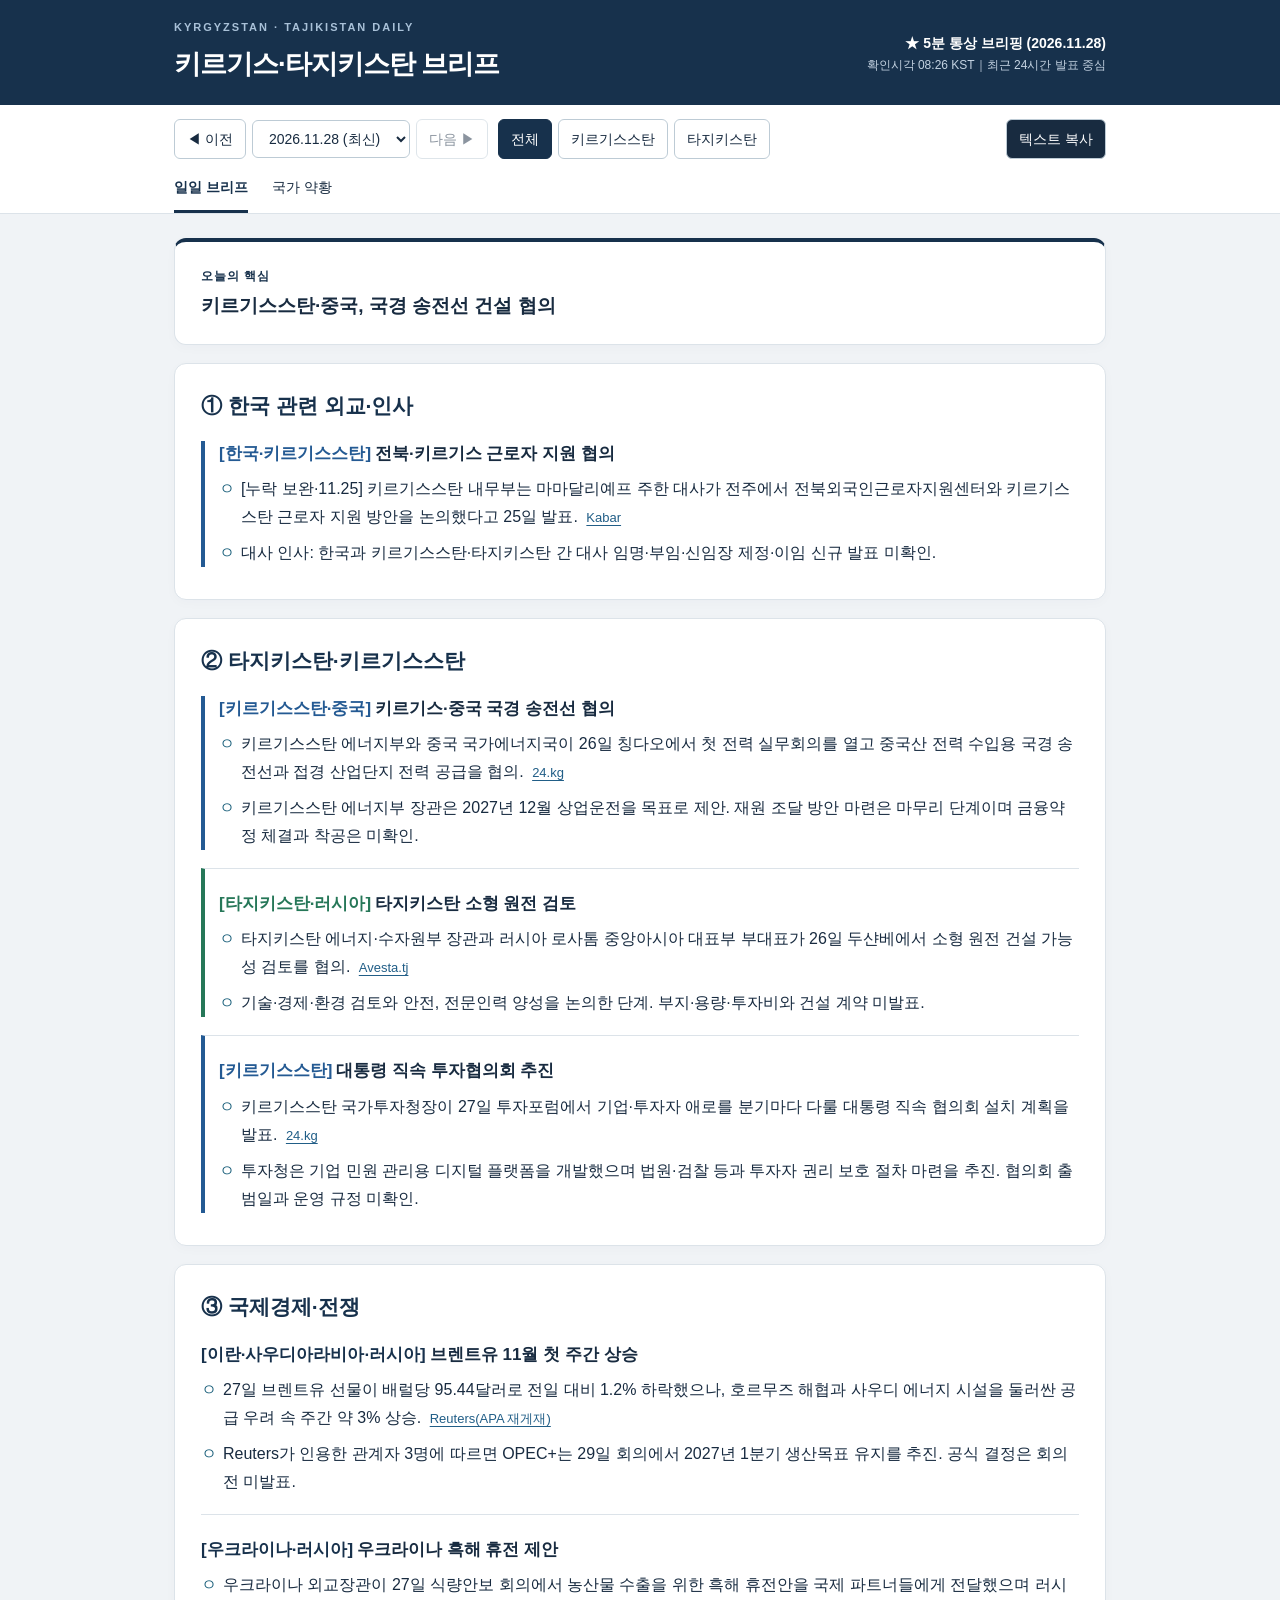
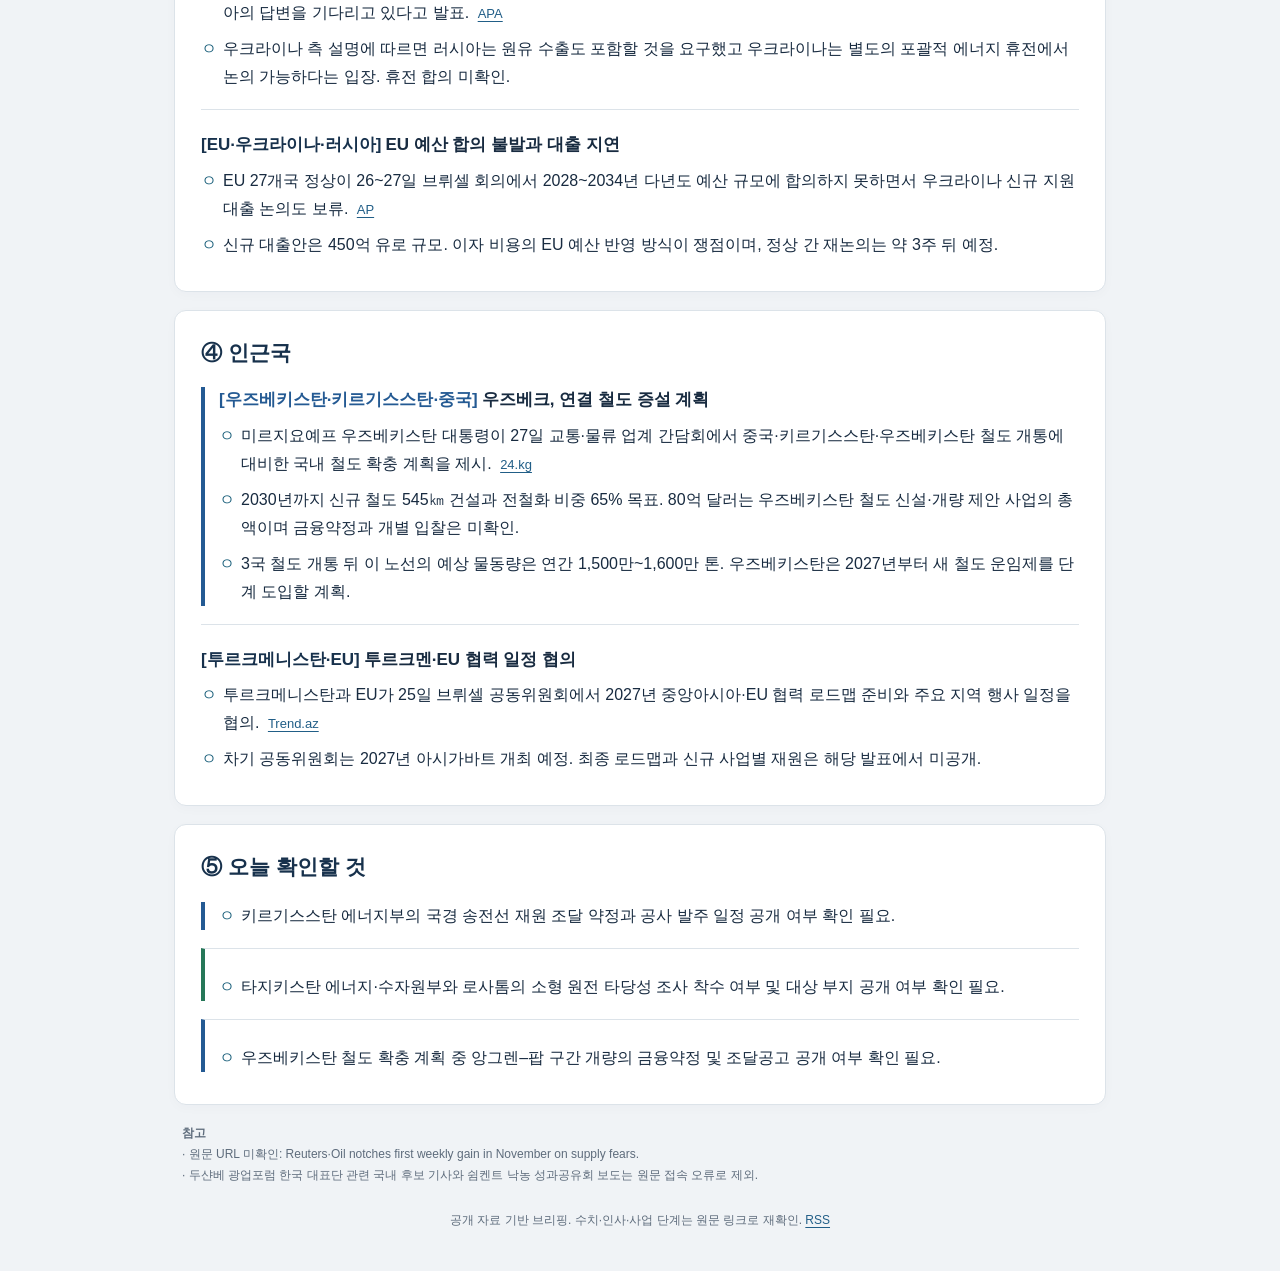
<file: index.html>
<!doctype html>
<html lang="ko">
<head><meta charset="utf-8"><meta name="viewport" content="width=device-width, initial-scale=1"><title>키르기스·타지키스탄 브리프</title><link rel="alternate" type="application/rss+xml" title="키르기스·타지키스탄 브리프" href="feed.xml"><link rel="stylesheet" href="assets/style.css"></head>
<body data-filter="">
<header class="site-header"><div class="hero"><div class="container heading"><div><p class="eyebrow">KYRGYZSTAN · TAJIKISTAN DAILY</p><h1>키르기스·타지키스탄 브리프</h1></div><div class="dates"><strong id="report-date">보고서 불러오는 중</strong><p id="updated"></p></div></div></div>
<div class="container"><div class="controls"><div class="day-nav"><button id="prev-day" type="button" disabled aria-label="이전 날짜 보고서">◀ 이전</button><label class="sr-only" for="archive-date">보고서 날짜</label><select id="archive-date" disabled><option value="">최신 보고서</option></select><button id="next-day" type="button" disabled aria-label="다음 날짜 보고서">다음 ▶</button></div>
<div class="filter" role="group" aria-label="국가 필터"><button type="button" data-f="" aria-pressed="true">전체</button><button type="button" data-f="kg" aria-pressed="false" class="f-kg">키르기스스탄</button><button type="button" data-f="tj" aria-pressed="false" class="f-tj">타지키스탄</button></div>
<button id="copy" type="button" disabled>텍스트 복사</button></div>
<nav role="tablist" aria-label="콘텐츠"><button id="brief-tab" role="tab" aria-selected="true" aria-controls="brief">일일 브리프</button><button id="profile-tab" role="tab" aria-selected="false" aria-controls="profile" tabindex="-1">국가 약황</button></nav></div></header>
<main class="container"><div id="archive-banner" class="archive-banner" hidden><span id="archive-banner-text"></span><button id="to-latest" type="button">최신 보고서로</button></div>
<section id="brief" role="tabpanel" aria-labelledby="brief-tab"><p class="muted" role="status">보고서를 불러오고 있습니다.</p></section>
<section id="profile" role="tabpanel" aria-labelledby="profile-tab" hidden>
<!--PROFILE-->
<div class="card pack-intro"><p class="eyebrow">COUNTRY PROFILE</p><h2>키르기스스탄·타지키스탄 약황</h2>
<p class="muted">핵심 Starter Pack(2026.10.02, 표 보완 2026.10.07)과 상세 Starter Pack(BASE FILE v1.2, 2026.10.02)을 사이트 형식으로 재구성. 사실은 출처 번호로 연결, [분석]은 업무상 판단. 합의·금융승인·착공·운영은 구분.</p>
<p><a class="btn-link" href="starter-pack.html">상세 스타터팩 전문 보기 →</a></p>
<div class="toc"><a href="#p-basic">기본지표</a><a href="#p-diff">두 나라 구분</a><a href="#p-econ">경제 이해</a><a href="#p-proj">사업명 풀이</a><a href="#p-prio">업무 우선순위</a><a href="#p-contact">연락선</a><a href="#p-coop-kg">한–키르기스 협력</a><a href="#p-coop-tj">한–타지키스 협력</a></div></div>

<section class="card" id="p-basic"><h2>한눈에 보는 기본지표</h2>
<div class="table-wrap"><table class="basic-table"><caption>경제·인구: 2025년 연간 기준 · 표 보완: 2026.10.07</caption>
<thead><tr><th>지표</th><th class="kg-col" data-c="kg">키르기스스탄</th><th class="tj-col" data-c="tj">타지키스탄</th></tr></thead><tbody>
<tr><th>명목 GDP</th><td data-c="kg">226.2억 USD<small>한국의 약 1.21%</small></td><td data-c="tj">176.6억 USD<small>한국의 약 0.94%</small></td></tr>
<tr><th>1인당 GDP</th><td data-c="kg">3,081 USD<small>한국의 약 8.5%</small></td><td data-c="tj">1,637 USD<small>한국의 약 4.5%</small></td></tr>
<tr><th>인구</th><td data-c="kg">약 734만 명<small>한국의 약 14.2%</small></td><td data-c="tj">약 1,079만 명<small>한국의 약 20.9%</small></td></tr>
<tr><th>국토면적</th><td data-c="kg">약 199,900 km²<small>한반도의 약 89.5%</small></td><td data-c="tj">143,100 km²<small>한반도의 약 64.1%</small></td></tr>
<tr><th>경제성장률<small>실질 GDP</small></th><td data-c="kg">11.1%<small>한국(1.0%)보다 10.1%p 높음</small></td><td data-c="tj">8.4%<small>한국(1.0%)보다 7.4%p 높음</small></td></tr>
<tr><th>물가상승률<small>연평균 소비자물가</small></th><td data-c="kg">8.2%<small>한국(2.1%)보다 6.1%p 높음</small></td><td data-c="tj">3.4% (추정)<small>한국(2.1%)보다 1.3%p 높음</small></td></tr>
<tr><th>수도</th><td data-c="kg">비슈케크</td><td data-c="tj">두샨베</td></tr>
<tr><th>EAEU</th><td data-c="kg">회원국</td><td data-c="tj">비회원국</td></tr>
</tbody></table></div>
<p class="note">GDP·1인당 GDP는 명목 USD 공표값. 한국 비교 기준은 2025년 GDP 약 1.87조 USD, 1인당 GDP 36,227 USD, 인구 약 5,168만 명이며, 비중은 공표값으로 계산한 근삿값. 면적만 남북한을 합친 한반도 223,404 km²와 비교. 물가상승률은 연평균 기준이며, 타지키스탄은 세계은행의 2025년 추정치.</p>
<p class="note">출처: 세계은행 WDI <a class="ref" href="https://data.worldbank.org/country/kyrgyz-republic" target="_blank" rel="noopener" title="세계은행 WDI: 키르기스스탄">[C3]</a><a class="ref" href="https://data.worldbank.org/country/tajikistan" target="_blank" rel="noopener" title="세계은행 WDI: 타지키스탄">[C4]</a><a class="ref" href="https://data.worldbank.org/country/korea-rep" target="_blank" rel="noopener" title="세계은행 WDI: 대한민국">[C5]</a> · 면적 <a class="ref" href="https://www.korea.net/AboutKorea/OverviewofKorea" target="_blank" rel="noopener" title="Korea.net: 한반도·대한민국 면적">[C1]</a><a class="ref" href="https://0404.go.kr/ntnSafetyInfo/301/detail" target="_blank" rel="noopener" title="외교부 해외안전여행: 키르기스 면적">[C2]</a><a class="ref" href="https://www.mofa.go.kr/www/nation/m_3458/view.do?seq=125" target="_blank" rel="noopener" title="외교부: 타지키스탄 국가정보">[R7]</a> · 조회 2026.10.07</p></section>

<section class="card" id="p-diff"><h2>1. 두 나라를 이렇게 구분</h2>
<div class="pair"><article class="kg" data-c="kg"><span class="tag">키르기스스탄 · 수도 비슈케크</span><h3>상품이 오가는 길을 본다</h3><p>러시아·주변국과 연결된 교역·재수출이 경제를 이해하는 중요한 열쇠. 금·광업과 수력도 중요하지만, 한국 업무에서는 먼저 차량 수출·통관·최종사용자·결제를 살펴볼 국가.</p></article>
<article class="tj" data-c="tj"><span class="tag">타지키스탄 · 수도 두샨베</span><h3>전력과 사업의 재원을 본다</h3><p>해외근로자의 송금이 소비를 지탱하고, 수력발전·금속·광물이 국가 발전전략의 중심. 한국 업무에서는 댐·전력망·광물·철도 사업의 발주와 금융을 먼저 살펴볼 국가.</p></article></div>
<p class="note">업무 시작을 위한 강조점. 두 나라 모두 송금·수력·광물·교역이 중요하며, 위 구분이 산업을 배타적으로 나누는 것은 아님. <a class="ref" href="https://www.imf.org/en/news/articles/2026/06/04/pr26185-kyrgyz-republic-imf-executive-board-concludes-2026-article-iv-consultation" target="_blank" rel="noopener" title="IMF: 키르기스스탄 2026 Article IV (2026-06-04)">[M1]</a><a class="ref" href="https://www.worldbank.org/ext/en/country/tajikistan" target="_blank" rel="noopener" title="세계은행: 타지키스탄 경제 개요 (2026.10.2 확인)">[M6]</a><a class="ref" href="https://english.motir.go.kr/eng/article/EATCL0512e0b48/2654/view?bbsCdN=2&amp;pageIndex=13" target="_blank" rel="noopener" title="산업통상부: 제1차 한–키르기스 무역투자협력위원회 (2026-06-12)">[K3]</a><a class="ref" href="https://english.motir.go.kr/eng/article/EATCLdfa319ada/2421/view" target="_blank" rel="noopener" title="산업통상부: 한–타지키스탄 차관 회담 (2025-11-24)">[T3]</a></p>
<h3 class="sub">가장 중요한 제도 차이</h3>
<div class="pair"><article class="kg" data-c="kg"><span class="tag">키르기스스탄</span><p><b>EAEU 회원국.</b> 러시아·카자흐스탄 등과 공동관세·기술규정 체계 공유. 한국 제품 수출 때 현지 규정과 공동체 규정을 함께 확인.</p></article>
<article class="tj" data-c="tj"><span class="tag">타지키스탄</span><p><b>EAEU 비회원국.</b> 자체 관세·인증 체계 확인 필요. 키르기스 수출에 사용한 서류·절차를 그대로 적용 불가.</p></article></div>
<p class="note">EAEU는 유라시아경제연합. 두 나라 모두 WTO 회원이지만, WTO 가입이 무관세를 의미하지는 않음. <a class="ref" href="https://www.wto.org/english/thewto_e/countries_e/kyrgyz_republic_e.htm" target="_blank" rel="noopener" title="WTO: 키르기스스탄 회원 정보">[L1]</a><a class="ref" href="https://www-server1.wto.org/english/thewto_e/countries_e/tajikistan_e.htm" target="_blank" rel="noopener" title="WTO: 타지키스탄 회원 정보">[L2]</a><a class="ref" href="https://www.eaeunion.org/?lang=en" target="_blank" rel="noopener" title="EAEU 공식: 회원국·제도">[L3]</a></p>
<h3 class="sub">러시아가 흔들리면 무엇이 영향을 받나?</h3>
<div class="pair"><article class="kg" data-c="kg"><span class="tag">키르기스스탄</span><p>역내 상품거래·재수출·결제와 송금이 함께 영향. 물건의 최종 목적지와 거래은행 확인이 중요.</p></article>
<article class="tj" data-c="tj"><span class="tag">타지키스탄</span><p>해외근로자 송금이 줄면 가계소비와 외화 공급이 약해질 수 있음. 현지 구매력과 수출대금 지급능력으로 연결해 봄.</p></article></div>
<p class="note">영향 경로에 대한 분석. <a class="ref" href="https://www.imf.org/en/news/articles/2026/06/04/pr26185-kyrgyz-republic-imf-executive-board-concludes-2026-article-iv-consultation" target="_blank" rel="noopener" title="IMF: 키르기스스탄 2026 Article IV (2026-06-04)">[M1]</a><a class="ref" href="https://www.worldbank.org/ext/en/country/tajikistan" target="_blank" rel="noopener" title="세계은행: 타지키스탄 경제 개요 (2026.10.2 확인)">[M6]</a></p>
<h3 class="sub">한국과 협력할 때 먼저 떠올릴 분야</h3>
<div class="pair"><article class="kg" data-c="kg"><span class="tag">키르기스스탄</span><p>무역·투자 지원, 도시 인프라, 전력망. 무역관·코리아데스크, 통관 애로, 스마트그리드와 민관협력 사업을 묶어 관리.</p></article>
<article class="tj" data-c="tj"><span class="tag">타지키스탄</span><p>산업·광물, 철도, 수력·전력망. 기업의 광물 협의, 철도 기술·교육, 국제개발은행이 지원하는 사업을 연결.</p></article></div>
<p class="note">2026년 9월 정상회담 협력 문서 기준. 합의와 개별 사업 착수는 구분. <a class="ref" href="https://www.korea.kr/multi/visualNewsView.do?newsId=148972047" target="_blank" rel="noopener" title="대통령실: 한–키르기스스탄 협정·MOU 목록 (2026-09-16)">[K2]</a><a class="ref" href="https://www.korea.kr/multi/visualNewsView.do?newsId=148972016" target="_blank" rel="noopener" title="대통령실: 한–타지키스탄 협정·MOU 목록 (2026-09-16)">[T2]</a></p></section>

<section class="card" id="p-econ"><h2>2. 숫자는 경제의 성격을 이해하는 데만</h2>
<div class="point"><h3>두 나라 모두 “작은 내수시장”에서 출발</h3><p>2025년 명목 GDP는 키르기스스탄 약 226억 달러, 타지키스탄 약 177억 달러로 각각 한국의 약 1% 안팎. [분석] 한국과 같은 대규모 소비시장을 전제하기보다, 구매자가 누구인지와 사업 재원이 있는지부터 확인하는 접근이 적합. <a class="ref" href="https://data.worldbank.org/country/kyrgyz-republic" target="_blank" rel="noopener" title="세계은행 WDI: 키르기스스탄">[C3]</a><a class="ref" href="https://data.worldbank.org/country/tajikistan" target="_blank" rel="noopener" title="세계은행 WDI: 타지키스탄">[C4]</a><a class="ref" href="https://data.worldbank.org/country/korea-rep" target="_blank" rel="noopener" title="세계은행 WDI: 대한민국">[C5]</a></p></div>
<div class="point"><h3>인구가 더 많다고 구매력이 더 큰 것은 아니다</h3><p>타지키스탄은 키르기스스탄보다 인구가 많지만 경제규모와 1인당 GDP는 더 작음. 2025년 1인당 GDP는 한국의 약 8.5%(키르기스), 4.5%(타지키스). [분석] 가격·할부·유지비·수리 접근성이 판매에 중요하며, 고가 제품은 특정 고객층·공공조달 수요를 따로 검증해야 함. 1인당 GDP는 개인 월급이나 실질 구매력 그 자체는 아님. <a class="ref" href="https://data.worldbank.org/country/kyrgyz-republic" target="_blank" rel="noopener" title="세계은행 WDI: 키르기스스탄">[C3]</a><a class="ref" href="https://data.worldbank.org/country/tajikistan" target="_blank" rel="noopener" title="세계은행 WDI: 타지키스탄">[C4]</a><a class="ref" href="https://data.worldbank.org/country/korea-rep" target="_blank" rel="noopener" title="세계은행 WDI: 대한민국">[C5]</a></p></div>
<div class="point" data-c="kg"><h3><span class="dot kg-dot"></span>키르기스: 수출이 늘어도 최종 소비지는 따로 확인</h3><p>재수출은 수입한 상품을 다른 나라에 다시 판매하는 것. 한국의 대키르기스 수출 증가가 모두 키르기스 주민의 소비 증가를 뜻하지 않을 수 있음. [분석] 자동차·기계 주문을 볼 때 구매자, 최종사용자, 재판매 경로를 확인해야 시장 규모와 제재 위험을 함께 판단 가능. <a class="ref" href="https://www.imf.org/en/news/articles/2026/06/04/pr26185-kyrgyz-republic-imf-executive-board-concludes-2026-article-iv-consultation" target="_blank" rel="noopener" title="IMF: 키르기스스탄 2026 Article IV (2026-06-04)">[M1]</a><a class="ref" href="https://english.motir.go.kr/eng/article/EATCL0512e0b48/2654/view?bbsCdN=2&amp;pageIndex=13" target="_blank" rel="noopener" title="산업통상부: 제1차 한–키르기스 무역투자협력위원회 (2026-06-12)">[K3]</a></p></div>
<div class="point" data-c="tj"><h3><span class="dot tj-dot"></span>타지키스: 송금은 가계와 수입시장을 지탱하는 돈</h3><p>해외송금은 해외에서 일하는 근로자 등이 본국으로 보내는 돈. 세계은행 국가개요는 2025년 GDP의 절반에 가까운 수준으로 설명. [분석] 러시아의 경기·이주노동 정책·송금은행 변화는 현지 소비와 외화 사정으로 이어질 수 있음. 송금이 경제에 중요하다는 뜻이지, 그 금액이 GDP의 일부로 그대로 더해진다는 뜻은 아님. <a class="ref" href="https://www.worldbank.org/ext/en/country/tajikistan" target="_blank" rel="noopener" title="세계은행: 타지키스탄 경제 개요 (2026.10.2 확인)">[M6]</a></p><p class="note">송금 비율은 세계은행 자료 간 차이가 있어 규모의 의미만 설명. 정확한 수치·정의 차이는 상세판 확인.</p></div>
<div class="point"><h3>산악·내륙국가라는 공통점: 운송과 전력이 사업비를 좌우</h3><p>면적은 각각 한반도의 약 90%(키르기스), 약 64%(타지키스)이지만, 산악 지형 때문에 거리만으로 운송시간·비용을 판단하기 어려움. 수력자원이 풍부해도 겨울 수요·계절별 물 흐름·설비·전력망 문제로 전력 부족이 생길 수 있음. [분석] 공장·광산·농식품 사업은 물류비와 연중 전력공급을 함께 검토. <a class="ref" href="https://www.korea.net/AboutKorea/OverviewofKorea" target="_blank" rel="noopener" title="Korea.net: 한반도·대한민국 면적">[C1]</a><a class="ref" href="https://0404.go.kr/ntnSafetyInfo/301/detail" target="_blank" rel="noopener" title="외교부 해외안전여행: 키르기스 면적">[C2]</a><a class="ref" href="https://www.mofa.go.kr/www/nation/m_3458/view.do?seq=125" target="_blank" rel="noopener" title="외교부: 타지키스탄 국가정보">[R7]</a><a class="ref" href="https://www.worldbank.org/en/programs/kambarata-1-hpp" target="_blank" rel="noopener" title="세계은행: Kambarata-1 사업">[P1]</a><a class="ref" href="https://www.worldbank.org/en/programs/rogun-hydropower-plant-project" target="_blank" rel="noopener" title="세계은행: Rogun 사업 개요">[P5]</a></p></div></section>

<section class="card" id="p-proj"><h2>3. 기사에 자주 나오는 사업명, 이렇게 읽기</h2>
<p class="note">표기 원칙: 한국어 이름 + 무엇을 하는 사업인지 + 왜 중요한지. 영어 약어는 괄호 안에 덧붙임.</p>
<div class="project tj" data-c="tj"><span class="tag">타지키스탄</span><h3>로군댐·수력발전소 건설사업 (Rogun HPP)</h3><dl>
<dt>무엇인가</dt><dd>타지키스탄 바흐시강에 대형 댐·저수지와 발전시설을 건설하는 국책사업. 저장한 물을 활용해 전기 생산.</dd>
<dt>왜 중요한가</dt><dd>겨울 전력난 완화와 주변국 전력수출을 통한 수입 확보를 함께 기대. 국가 재정에 큰 부담을 줄 수 있어 국제 금융지원·안전·주민 이주 문제도 중요.</dd>
<dt>현재 단계</dt><dd>건설 중이며 세계은행이 지원을 확대. 사업 전체 재원이 모두 확보됐다는 의미는 아님.</dd>
<dt>한국이 볼 지점</dt><dd>[분석] 발전·송변전 기자재, 제어·운영 기술, 자문·조달 가능성. “로군 진전”이라는 기사는 어떤 공사·금융·입찰 단계가 달라졌는지 확인. <a class="ref" href="https://www.worldbank.org/en/programs/rogun-hydropower-plant-project" target="_blank" rel="noopener" title="세계은행: Rogun 사업 개요">[P5]</a><a class="ref" href="https://www.worldbank.org/en/news/press-release/2026/06/30/advancing-energy-security-and-jobs-through-the-transformative-rogun-hydropower-project" target="_blank" rel="noopener" title="세계은행: Rogun 추가 3억 달러 승인 (2026-06-30)">[P6]</a></dd></dl></div>
<div class="project kg" data-c="kg"><span class="tag">키르기스스탄</span><h3>캄바라타-1 댐·수력발전소 개발사업 (Kambarata-1 HPP)</h3><dl>
<dt>무엇인가</dt><dd>키르기스스탄 나린강에 신규 댐과 발전시설을 개발하는 사업. 카자흐스탄·우즈베키스탄이 공동 추진에 참여.</dd>
<dt>왜 중요한가</dt><dd>키르기스의 전력공급뿐 아니라 인접국 전력구매와 물 이용이 연결. 나라 간 협력이 사업 성립의 중요한 조건.</dd>
<dt>현재 단계</dt><dd>세계은행 기술지원·사업 준비 및 건설금융 검토. 전체 건설금융 조달 완료로 처리하지 않음.</dd>
<dt>한국이 볼 지점</dt><dd>[분석] 수력 기자재·설계·안전·계통 분야. 누가 소유하고, 누가 전기를 사며, 누가 대출을 상환하는지 확인. <a class="ref" href="https://www.worldbank.org/en/programs/kambarata-1-hpp" target="_blank" rel="noopener" title="세계은행: Kambarata-1 사업">[P1]</a></dd></dl></div>
<div class="project kg" data-c="kg"><span class="tag">키르기스스탄</span><h3>중국–키르기스스탄–우즈베키스탄 철도 (CKU 철도)</h3><dl>
<dt>무엇인가</dt><dd>중국에서 키르기스를 거쳐 우즈베키스탄으로 이어지는 국경 간 철도 건설사업.</dd>
<dt>왜 중요한가</dt><dd>키르기스의 물류 연결성과 통과운송 역할을 바꿀 수 있음. 실제 효과는 운임·환적·통관·물동량에 달림.</dd>
<dt>현재 단계</dt><dd>공사 진행이 정부 자료로 확인. 구간별 계약·발주·재원은 개별 확인 필요.</dd>
<dt>한국이 볼 지점</dt><dd>[분석] 건설기계·철도설비·물류 시스템 기회. 특정 국가의 철도 준공이 한국 상품의 운송비 인하로 자동 연결되는 것은 아님. <a class="ref" href="https://www.gov.kg/ru/post/s/26330-minkab-toragasynyn-orun-basary-erlist-akunbekov-kytai-kyrgyzstan-ozbekstan-temir-zolun-kuruu-maseleleri-boyunca-zyiyn-otkorup-kurulustun-zurusu-menen-zerinde-taanysty" target="_blank" rel="noopener" title="키르기스 정부: CKU 철도 현장 점검 (2026-06)">[P2]</a></dd></dl></div>
<div class="project tj" data-c="tj"><span class="tag">타지키스탄</span><h3>누레크 수력발전소 설비 개보수 (Nurek Rehabilitation)</h3><dl>
<dt>무엇인가</dt><dd>기존 발전소의 노후 발전설비를 교체·개선해 성능과 신뢰성을 높이는 사업.</dd>
<dt>왜 중요한가</dt><dd>기존 전력공급 시설을 안정적으로 유지하는 투자. 신규 댐 건설과 발주 범위·필요 기술이 다름.</dd>
<dt>현재 단계</dt><dd>2단계의 AIIB 금융은 제안 단계로 확인. 최종 승인·개별 입찰은 재확인 필요.</dd>
<dt>한국이 볼 지점</dt><dd>[분석] 수차·발전기·제어설비 등 교체 수요와 공고를 확인. 로군댐 사업과 구분해 관리. <a class="ref" href="https://www.aiib.org/en/projects/details/2026/proposed/tajikistan-nurek-hydropower-rehabilitation-project-phase-2.html" target="_blank" rel="noopener" title="AIIB: Nurek 재활 2단계 (2026년 제안사업)">[P8]</a></dd></dl></div>
<div class="project shared"><span class="tag">양국 공통·지역 연계</span><h3>중앙아시아–남아시아 전력연계 송전사업 (CASA-1000)</h3><dl>
<dt>무엇인가</dt><dd>키르기스·타지키스의 여름 잉여전력을 아프가니스탄을 거쳐 파키스탄에 공급하기 위한 송전망·전력거래 사업.</dd>
<dt>왜 중요한가</dt><dd>발전한 전기를 해외에 판매할 통로를 만드는 사업. 아프간 구간 공정과 국경 간 운영·결제가 전체 성과에 영향.</dd>
<dt>현재 단계</dt><dd>세계은행 2026년 1월 자료상 전체 완료 예상은 2027년 말. 현재 전 구간 상업운전 중인 사업으로 보면 안 됨.</dd>
<dt>한국이 볼 지점</dt><dd>[분석] 계통·운영·유지보수 수요와 전력수출 수익의 현실화 여부. 여름 전력수출과 국내 겨울 공급 문제를 분리. <a class="ref" href="https://www.worldbank.org/en/brief/2026/01/15/updated-q-a-on-casa-1000-resumption-in-afghanistan" target="_blank" rel="noopener" title="세계은행: CASA-1000 재개 Q&amp;A (2026-01-15)">[P9]</a></dd></dl></div></section>

<section class="card" id="p-prio"><h2>4. 국가담당 업무 우선순위 — 세 가지씩</h2>
<div class="pair"><article class="kg" data-c="kg"><span class="tag">키르기스스탄</span>
<div class="point"><h3>① 수출·결제의 실제 흐름</h3><p>한국 기업의 자동차·장비 거래에서 최종사용자·재수출·은행 문제 확인. 제재 당사자와 일반 거래를 구분.</p></div>
<div class="point"><h3>② 기업지원 창구와 합의 이행</h3><p>9월 정상회담에서 논의한 코리아데스크·KOTRA 무역관, 무역·투자 협력의 담당자와 운영 여부 확인.</p></div>
<div class="point"><h3>③ 전력·도시 사업의 구체화</h3><p>스마트그리드(디지털 기술로 전력망을 관리하는 체계), 도시 인프라 PPP(정부와 민간이 역할·위험을 나누는 사업)의 후보·재원·발주자 확인.</p></div>
<p class="note">정부 협력 근거 <a class="ref" href="https://www.korea.kr/briefing/presidentView.do?newsId=148971994" target="_blank" rel="noopener" title="대통령실: 한–키르기스스탄 정상회담 (2026-09-16)">[K1]</a><a class="ref" href="https://www.korea.kr/multi/visualNewsView.do?newsId=148972047" target="_blank" rel="noopener" title="대통령실: 한–키르기스스탄 협정·MOU 목록 (2026-09-16)">[K2]</a><a class="ref" href="https://english.motir.go.kr/eng/article/EATCL0512e0b48/2654/view?bbsCdN=2&amp;pageIndex=13" target="_blank" rel="noopener" title="산업통상부: 제1차 한–키르기스 무역투자협력위원회 (2026-06-12)">[K3]</a></p></article>
<article class="tj" data-c="tj"><span class="tag">타지키스탄</span>
<div class="point"><h3>① 수력사업의 자금과 입찰</h3><p>로군댐·누레크 개보수에서 지원 승인, 실제 조달공고, 한국 기업 참여조건을 차례로 확인.</p></div>
<div class="point"><h3>② 광물 협의의 실체</h3><p>광물기업 협의는 광종·사업주체·광업권·품위·가공 가능성부터 확인. 현지 보도와 기업 본사 확인을 대조.</p></div>
<div class="point"><h3>③ 산업·철도 협력의 실행계획</h3><p>9월 합의한 산업혁신·철도 기술·교육 협력에 누가 예산을 쓰고 어떤 기관이 실행하는지 확인.</p></div>
<p class="note">정부·사업·현지 보도 근거 <a class="ref" href="https://www.korea.kr/multi/visualNewsView.do?newsId=148972016" target="_blank" rel="noopener" title="대통령실: 한–타지키스탄 협정·MOU 목록 (2026-09-16)">[T2]</a><a class="ref" href="https://www.worldbank.org/en/programs/rogun-hydropower-plant-project" target="_blank" rel="noopener" title="세계은행: Rogun 사업 개요">[P5]</a><a class="ref" href="https://www.aiib.org/en/projects/details/2026/proposed/tajikistan-nurek-hydropower-rehabilitation-project-phase-2.html" target="_blank" rel="noopener" title="AIIB: Nurek 재활 2단계 (2026년 제안사업)">[P8]</a><a class="ref" href="https://avesta.tj/2026/09/17/tadzhikistan-i-yuzhnokorejskaya-ls-mnm-dogovorilis-o-sotrudnichestve-v-gornodobyche/" target="_blank" rel="noopener" title="Avesta: LS MnM 광업 협력 (2026-09-17)">[B1]</a></p></article></div>
<div class="alert"><h3>공통으로 놓치지 말 것 — 제재·결제</h3><p>키르기스 관련 은행·거래망에 대한 미국·EU·영국 조치와 타지키스 일부 은행에 대한 조치를 거래별로 확인. 2026년 10월 1일 OFAC의 A7 NETWORK 지정도 최신 확인 대상. 국가 전체를 일괄 제재국으로 판단하지 말고 당사자·소유자·품목·최종목적지·거래은행을 확인. <a class="ref" href="https://ofac.treasury.gov/recent-actions/20261001" target="_blank" rel="noopener" title="OFAC: 2026년 10월 1일 지정 명단">[A1]</a><a class="ref" href="https://home.treasury.gov/news/press-releases/jy2785" target="_blank" rel="noopener" title="미 재무부: Keremet 등 대러 제재 회피 조치 (2025-01-15)">[A3]</a><a class="ref" href="https://www.gov.uk/government/news/uk-targets-sanctions-circumvention-and-crypto-networks-exploited-by-russia" target="_blank" rel="noopener" title="영국 정부: Capital Bank·암호자산망 제재 (2025-08-20)">[A5]</a><a class="ref" href="https://www.consilium.europa.eu/en/press/press-releases/2026/04/23/russia-s-war-of-aggression-against-ukraine-20th-round-of-stern-eu-sanctions-hits-energy-military-industrial-complex-trade-and-financial-services-including-crypto/" target="_blank" rel="noopener" title="EU 이사회: 제20차 대러 제재 (2026-04-23)">[A6]</a><a class="ref" href="https://eur-lex.europa.eu/legal-content/EN/TXT/?uri=OJ%3AL_202600508" target="_blank" rel="noopener" title="EU 관보: 결정 2026/508">[A7]</a></p></div>
<div class="takeaway"><p class="eyebrow light">새 기사를 읽을 때, 이 질문 하나</p><h3>“한국 기업이 거래하거나 사업에 참여하는 조건이 무엇이 달라졌는가?”</h3><p>통관·결제 조건이 바뀌었다면 기업 애로로, 재원·입찰 단계가 바뀌었다면 프로젝트 기회로, 고위급 합의가 나왔다면 실행계획 확인 과제로 연결.</p></div></section>

<section class="card" id="p-contact"><h2>5. 면담 준비 때 꺼내볼 최소 연락선</h2>
<div class="pair"><article class="kg" data-c="kg"><span class="tag">키르기스스탄</span><ul class="plain"><li><b>경제상무부</b> — 무역·투자 정책</li><li><b>대통령 산하 국가투자청</b> — 투자·PPP 창구</li><li><b>에너지부</b> — 수력·전력망</li></ul><p>정상 자파로프 / 국무회의 의장 카시말리예프 <a class="ref" href="https://www.gov.kg/ru/post/s/26612-ministrler-kabinetinin-toragasy-adylbek-kasymaliev-socialdyk-ekonomikalyk-onuguunun-aktualduu-maseleleri-boyunca-apparattyk-kenesme-otkordu" target="_blank" rel="noopener" title="키르기스 정부: 카시말리예프 국무회의 의장 주재 회의 (2026-09-21)">[G1]</a><a class="ref" href="https://www.mineconom.gov.kg/ru/catalog" target="_blank" rel="noopener" title="키르기스 경제상무부: 조직·인사">[G2]</a><a class="ref" href="https://www.korea.kr/multi/visualNewsView.do?newsId=148972047" target="_blank" rel="noopener" title="대통령실: 한–키르기스스탄 협정·MOU 목록 (2026-09-16)">[K2]</a></p></article>
<article class="tj" data-c="tj"><span class="tag">타지키스탄</span><ul class="plain"><li><b>경제개발통상부</b> — 경제·통상 정책</li><li><b>산업신기술부</b> — 산업·광물</li><li><b>에너지수자원부·교통부</b> — 수력·철도</li></ul><p>정상 라흐몬 / 총리 라술조다 <a class="ref" href="https://www.korea.kr/briefing/presidentView.do?newsId=148971980" target="_blank" rel="noopener" title="대통령실: 한–타지키스탄 정상회담 (2026-09-16)">[T1]</a><a class="ref" href="https://khovar.tj/rus/2026/09/kohir-rasulzoda-vstretilsya-s-direktorom-byuro-razvitiya-telekommunikatsii-mezhdunarodnogo-soyuza-telekommunikatsii-kosmasom-zavazavoj/" target="_blank" rel="noopener" title="Khovar: 총리–ITU 회담 (2026-09-28)">[G4]</a><a class="ref" href="https://www.korea.kr/multi/visualNewsView.do?newsId=148972016" target="_blank" rel="noopener" title="대통령실: 한–타지키스탄 협정·MOU 목록 (2026-09-16)">[T2]</a></p></article></div>
<p class="note">담당 부처가 유사해도 기능·사업권한은 다름. 한국 측 첫 확인 창구는 양국 주재 공관·KOTRA·관련 사업기관이며, 인사·직함은 실제 면담 직전 재검증.</p></section>

<section class="card coop" id="p-coop-kg" data-c="kg"><p class="eyebrow kg-text">상세판 PART III-A</p><h2>한–키르기스 경제협력 현황</h2>
<h3 class="sub">1. 관계·고위급·협의체</h3><ul class="dots">
<li>1992.1.31 수교. 2024년 12월 포괄적 동반자관계 수립 이후, 2026.9.16 정상회담에서 무역·투자 및 산업협력 후속 의제 확대. <a class="ref" href="https://www.korea.kr/briefing/presidentView.do?newsId=148971994" target="_blank" rel="noopener" title="대통령실: 한–키르기스스탄 정상회담 (2026-09-16)">[K1]</a><a class="ref" href="https://v.daum.net/v/20241203130020226" target="_blank" rel="noopener" title="서울경제: 한–키르기스 EDCF 기본약정 (2024-12-03)">[B10]</a></li>
<li>2026.5.21~22 제7차 정부간 경제공동위, 6.12 제1차 무역투자협력위원회 개최. 두 채널은 회차·주관·의제가 다른 별도 협의체. <a class="ref" href="https://www.mchs.gov.kg/ru/news/seul-shaarynda-ministrdin-orun-basary-iskender-sulaimanov-kyrgyz-korei-okmottor-aralyk-komissiyasynyn-7-zhyiynyna-katyshuuda/" target="_blank" rel="noopener" title="키르기스 비상사태부: 제7차 정부간 경제공동위 (2026-05)">[B8]</a><a class="ref" href="https://english.motir.go.kr/eng/article/EATCL0512e0b48/2654/view?bbsCdN=2&amp;pageIndex=13" target="_blank" rel="noopener" title="산업통상부: 제1차 한–키르기스 무역투자협력위원회 (2026-06-12)">[K3]</a></li>
<li>9월 정상 합의는 협력 의지·문서 체결의 근거. 시행계획·예산·실무 담당자 지정은 추가 확인 대상. 6월 위원회의 기업 애로 청취는 실제 운영 실적. <a class="ref" href="https://english.motir.go.kr/eng/article/EATCL0512e0b48/2654/view?bbsCdN=2&amp;pageIndex=13" target="_blank" rel="noopener" title="산업통상부: 제1차 한–키르기스 무역투자협력위원회 (2026-06-12)">[K3]</a><a class="ref" href="https://www.korea.kr/multi/visualNewsView.do?newsId=148972047" target="_blank" rel="noopener" title="대통령실: 한–키르기스스탄 협정·MOU 목록 (2026-09-16)">[K2]</a></li></ul>
<h3 class="sub">2. 교역 — 신고국별 대조표 (2025년·미 달러)</h3>
<div class="table-wrap"><table class="coop-table"><thead><tr><th>기준</th><th>한국의 수출 / 상대국의 대한 수입</th><th>한국의 수입 / 상대국의 대한 수출</th><th>사용 제한</th></tr></thead><tbody>
<tr><td>한국 신고 기준 재전재</td><td>약 34.8억</td><td>약 322만</td><td>한국 무역흑자 약 34.8억. 반올림값 기반. 관세청 원자료 최종 검증 전 잠정 참고 <a class="ref" href="https://tradingeconomics.com/south-korea/exports/kyrgyzstan" target="_blank" rel="noopener" title="UN Comtrade 재전재: 한국의 대키르기스 수출 (2025년)">[B3]</a><a class="ref" href="https://tradingeconomics.com/south-korea/imports/kyrgyzstan" target="_blank" rel="noopener" title="UN Comtrade 재전재: 한국의 대키르기스 수입 (2025년)">[B4]</a></td></tr>
<tr><td>키르기스 공식 안내</td><td colspan="2">양방향 합계 5.086억</td><td>한국 신고와 현저한 차이. 같은 통계로 병합 금지 <a class="ref" href="https://invest.gov.kg/ko/invest-compass/start/country" target="_blank" rel="noopener" title="키르기스 투자청·Baker Tilly: 국가 경제정보 (2026년판)">[M3]</a></td></tr></tbody></table></div>
<p class="note">[분석] 한국 차량 수출 증가와 주변국 연결 수요가 중요. 다만 신고국 차이를 전부 재수출 또는 통계 오류라고 단정할 근거는 없음. 목적국·원산국·위탁국, 신고 시차, 거래 경로, FOB/CIF, HS·포괄범위를 먼저 대조. 최신 2026년 한국 누계와 HS 상위 품목별 금액·비중은 관세청/KITA 자료 확보 후 확정.</p>
<h3 class="sub">3. 투자·한국기업·진출 판단</h3>
<div class="table-wrap"><table class="coop-table"><thead><tr><th>기업·기관</th><th>분야·진출형태</th><th>확인 사업·현황</th><th>판단</th></tr></thead><tbody>
<tr><td>한국전력</td><td>스마트그리드 / 기관 간 협력</td><td>2026.9 에너지부 MOU <a class="ref" href="https://www.korea.kr/multi/visualNewsView.do?newsId=148972047" target="_blank" rel="noopener" title="대통령실: 한–키르기스스탄 협정·MOU 목록 (2026-09-16)">[K2]</a></td><td>현지 법인·EPC 수주·투자금액 확인 아님</td></tr>
<tr><td>KIND</td><td>도시 인프라·PPP / 공공 지원</td><td>국가투자청 PPP센터 협력 <a class="ref" href="https://www.korea.kr/multi/visualNewsView.do?newsId=148972047" target="_blank" rel="noopener" title="대통령실: 한–키르기스스탄 협정·MOU 목록 (2026-09-16)">[K2]</a></td><td>사업개발 지원 채널, 개별 금융종결 미확인</td></tr>
<tr><td>한국기계전기전자시험연구원(KTC)</td><td>시험·인증 / 기관 협력</td><td>할랄개발센터 협력 문서 <a class="ref" href="https://www.korea.kr/multi/visualNewsView.do?newsId=148972047" target="_blank" rel="noopener" title="대통령실: 한–키르기스스탄 협정·MOU 목록 (2026-09-16)">[K2]</a></td><td>인증 범위·적용 품목·시행조건 확인 필요</td></tr>
<tr><td>현지 한국 민간기업</td><td>무역·제조·서비스</td><td>6월 정부 대표단이 기업 애로 간담회 실시 <a class="ref" href="https://english.motir.go.kr/eng/article/EATCL0512e0b48/2654/view?bbsCdN=2&amp;pageIndex=13" target="_blank" rel="noopener" title="산업통상부: 제1차 한–키르기스 무역투자협력위원회 (2026-06-12)">[K3]</a></td><td>참석기업 실명·법인 상태·투자잔액 공개목록 미확보</td></tr></tbody></table></div>
<p class="note">한국의 현지 투자와 키르기스의 대한 투자 최신 금액은 미확인. 한국수출입은행 해외직접투자 통계에서 신고액·송금액·회수액·누계를 구분하고, 대한투자는 산업통상부 신고·도착 기준을 별도 관리. 판매대리점·공공기관 MOU를 직접투자 진출기업 수에 포함하지 않음.</p>
<h3 class="sub">4. 정부 간 경제협력·현재 의제</h3>
<div class="table-wrap"><table class="coop-table"><thead><tr><th>의제</th><th>현황·단계</th><th>한국 / 상대국 이해관계</th><th>다음 확인</th></tr></thead><tbody>
<tr><td>무역·투자 / 코리아데스크</td><td>9월 MOU 개정·KOTRA 협력; 비슈케크 무역관 준비 <a class="ref" href="https://www.korea.kr/briefing/presidentView.do?newsId=148971994" target="_blank" rel="noopener" title="대통령실: 한–키르기스스탄 정상회담 (2026-09-16)">[K1]</a><a class="ref" href="https://www.korea.kr/multi/visualNewsView.do?newsId=148972047" target="_blank" rel="noopener" title="대통령실: 한–키르기스스탄 협정·MOU 목록 (2026-09-16)">[K2]</a><a class="ref" href="https://english.motir.go.kr/eng/article/EATCL0512e0b48/2654/view?bbsCdN=2&amp;pageIndex=13" target="_blank" rel="noopener" title="산업통상부: 제1차 한–키르기스 무역투자협력위원회 (2026-06-12)">[K3]</a></td><td>기업 접근·애로 해소 / 투자·수출 유치</td><td>개설일·담당자·실무 이관 목록</td></tr>
<tr><td>도시 PPP</td><td>9월 부처·KIND 문서 <a class="ref" href="https://www.korea.kr/multi/visualNewsView.do?newsId=148972047" target="_blank" rel="noopener" title="대통령실: 한–키르기스스탄 협정·MOU 목록 (2026-09-16)">[K2]</a></td><td>설계·운영·기자재 / 도시 인프라</td><td>우선사업 1~3개·예산·사업권</td></tr>
<tr><td>전력망</td><td>한전–에너지부 스마트그리드 <a class="ref" href="https://www.korea.kr/multi/visualNewsView.do?newsId=148972047" target="_blank" rel="noopener" title="대통령실: 한–키르기스스탄 협정·MOU 목록 (2026-09-16)">[K2]</a></td><td>계통 기술·장비 / 손실·수급 개선</td><td>대상망·데이터·재원·발주자</td></tr>
<tr><td>광물</td><td>6월 지질기관 협의·정보 교환 <a class="ref" href="https://english.motir.go.kr/eng/article/EATCL0512e0b48/2654/view?bbsCdN=2&amp;pageIndex=13" target="_blank" rel="noopener" title="산업통상부: 제1차 한–키르기스 무역투자협력위원회 (2026-06-12)">[K3]</a></td><td>공급처 다변화 / 탐사·가공 투자</td><td>지질자료·광업권·시료 검증</td></tr>
<tr><td>섬유·DX</td><td>기술지도 실적 및 2026년 DX 추진 <a class="ref" href="https://english.motir.go.kr/eng/article/EATCL0512e0b48/2654/view?bbsCdN=2&amp;pageIndex=13" target="_blank" rel="noopener" title="산업통상부: 제1차 한–키르기스 무역투자협력위원회 (2026-06-12)">[K3]</a></td><td>기술·장비 / 생산성·품질</td><td>수혜기업·성과지표·차기 예산</td></tr>
<tr><td>관세·IP·할랄</td><td>9월 제도 협력 문서 <a class="ref" href="https://www.korea.kr/multi/visualNewsView.do?newsId=148972047" target="_blank" rel="noopener" title="대통령실: 한–키르기스스탄 협정·MOU 목록 (2026-09-16)">[K2]</a></td><td>통관 예측성·브랜드 보호 / 제도 역량</td><td>각 문서 시행일·세부 범위</td></tr>
<tr><td>농업·보건·개발금융</td><td>ODA·EDCF 협력 틀 <a class="ref" href="https://v.daum.net/v/20241203130020226" target="_blank" rel="noopener" title="서울경제: 한–키르기스 EDCF 기본약정 (2024-12-03)">[B10]</a><a class="ref" href="https://donors.kg/en/news/13687-second-phase-of-the-integrated-rural-development-project-launched-in-kyrgyzstan/" target="_blank" rel="noopener" title="Donors.kg: KOICA 통합농촌개발 2단계 개시 (2026-06-07)">[B11]</a></td><td>개발효과·사업 연계 / 공공서비스</td><td>사업별 승인·집행·조달 상태</td></tr></tbody></table></div>
<h3 class="sub">5. EDCF·KOICA·정책금융</h3>
<div class="table-wrap"><table class="coop-table"><thead><tr><th>사업·수단</th><th>규모·기간</th><th>확인 단계·담당</th><th>산업 연계 / 남은 확인</th></tr></thead><tbody>
<tr><td>EDCF 기본약정</td><td>보도상 2025~29년 5억 달러 한도</td><td>2024.12 체결 보도; 수출입은행·양국 재정당국 <a class="ref" href="https://v.daum.net/v/20241203130020226" target="_blank" rel="noopener" title="서울경제: 한–키르기스 EDCF 기본약정 (2024-12-03)">[B10]</a></td><td>한도≠개별 차관승인·집행. 약정 원문·사업목록·승인잔액 우선 확보</td></tr>
<tr><td>통합농촌개발 2단계</td><td>최신 규모 미확인</td><td>2026.6 개시 발표. KOICA·Good Neighbors·현지 농업기관 <a class="ref" href="https://donors.kg/en/news/13687-second-phase-of-the-integrated-rural-development-project-launched-in-kyrgyzstan/" target="_blank" rel="noopener" title="Donors.kg: KOICA 통합농촌개발 2단계 개시 (2026-06-07)">[B11]</a></td><td>농산물 가치사슬·가공·저장. 세부 조달은 별도 확인</td></tr>
<tr><td>보건·의료·기타 과거 차관</td><td>최신 집행상태 미확인</td><td>오래된 발표를 현재 진행사업으로 등재하지 않음</td><td>EDCF 사업 DB·공관 ODA표로 개별 사업 상태 정리</td></tr>
<tr><td>무역보험·수출금융</td><td>확정 지원액 미확인</td><td>K-SURE·수출입은행 개별 심사</td><td>은행·제재·정부보증·현금흐름을 심사 전 확보</td></tr></tbody></table></div></section>

<section class="card coop" id="p-coop-tj" data-c="tj"><p class="eyebrow tj-text">상세판 PART III-B</p><h2>한–타지키스 경제협력 현황</h2>
<h3 class="sub">1. 관계·고위급·협의체</h3><ul class="dots">
<li>1992.4.27 수교. 2026.9.16 정상회담에서 포괄적 동반자관계 수립. 키르기스의 2024년 수립 시점과 혼동 금지. <a class="ref" href="https://www.korea.kr/briefing/presidentView.do?newsId=148971980" target="_blank" rel="noopener" title="대통령실: 한–타지키스탄 정상회담 (2026-09-16)">[T1]</a></li>
<li>2022년 제5차 경제·과학·기술협력 공동위원회 개최는 확인되나, 이후 최신 회차·차기 일정은 추가 확인 대상. 2025.11 산업 차관회담은 자동차 중심 교역의 다변화·산업협력 논의 실적. <a class="ref" href="https://brisbane.mofa.go.kr/www/brd/m_21375/view.do?page=29&amp;seq=219" target="_blank" rel="noopener" title="외교부: 제5차 한–타지키스 경제공동위 (2022년)">[B9]</a><a class="ref" href="https://english.motir.go.kr/eng/article/EATCLdfa319ada/2421/view" target="_blank" rel="noopener" title="산업통상부: 한–타지키스탄 차관 회담 (2025-11-24)">[T3]</a></li>
<li>2026년 정상 합의와 개별 기업 접촉을 연결하되, 정부 협력 문서와 민간 투자계약을 분리 관리.</li></ul>
<h3 class="sub">2. 교역 — 최신 확인 범위</h3>
<div class="table-wrap"><table class="coop-table"><thead><tr><th>통계·기간</th><th>수출·수입·수지 또는 합계</th><th>사용상 주의</th></tr></thead><tbody>
<tr><td>한국 신고 재전재 / 2025</td><td>한국 수출 3억5,364만 달러, 수입 8.4만 달러; 계산 흑자 약 3억5,356만 달러</td><td>UN Comtrade 재전재. 관세청 원표 재확인 전 잠정 참고 <a class="ref" href="https://tradingeconomics.com/south-korea/exports/tajikistan" target="_blank" rel="noopener" title="UN Comtrade 재전재: 한국의 대타지키스 수출 (2025년)">[B5]</a><a class="ref" href="https://tradingeconomics.com/south-korea/imports/tajikistan" target="_blank" rel="noopener" title="UN Comtrade 재전재: 한국의 대타지키스 수입 (2025년)">[B6]</a></td></tr>
<tr><td>타지키스 의회 인용 / 2025</td><td>양국 교역 1억9,610만 달러</td><td>상대국 기준 보도. 한국 수출액과 불일치 <a class="ref" href="https://interfax.com/newsroom/top-stories/118334/" target="_blank" rel="noopener" title="Interfax: 타지키스 의회 인용 대한국 교역 (2026-07-08)">[B7]</a></td></tr>
<tr><td>타지키스 통계청 / 2026.1~8</td><td>한국과 교역 1억6,755.49만 달러, +39.1% YoY; 대부분 대한 수입</td><td>한국의 2026년 관세통계 수출액으로 전용 금지. 대한 수출 0.0은 표의 천 달러 단위 반올림값 <a class="ref" href="https://www.stat.tj/wp-content/uploads/2026/09/8-2026-russkij-variant.pdf" target="_blank" rel="noopener" title="타지키스 통계청: 2026년 1~8월 경제보고서">[M5]</a></td></tr></tbody></table></div>
<p class="note">[분석] 한국 정부의 2025년 회담자료는 자동차 중심 교역 다변화 필요성을 제시. 수요 기반은 내수·공공투자·역내 유통을 구분해야 하며, 한국 수입이 작다는 이유로 광물 잠재력을 확정 공급능력으로 평가할 수 없음. 최신 HS 품목·기업별 물량은 미확인. <a class="ref" href="https://english.motir.go.kr/eng/article/EATCLdfa319ada/2421/view" target="_blank" rel="noopener" title="산업통상부: 한–타지키스탄 차관 회담 (2025-11-24)">[T3]</a></p>
<h3 class="sub">3. 투자·한국기업 접촉</h3>
<div class="table-wrap"><table class="coop-table"><thead><tr><th>기업·기관</th><th>분야·형태</th><th>확인 내용</th><th>현재 판단</th></tr></thead><tbody>
<tr><td>LS MnM</td><td>광업·금속 / 협력 MOU</td><td>현지 보도: 2026.9.14 탐사·채굴·가공 협력 <a class="ref" href="https://avesta.tj/2026/09/17/tadzhikistan-i-yuzhnokorejskaya-ls-mnm-dogovorilis-o-sotrudnichestve-v-gornodobyche/" target="_blank" rel="noopener" title="Avesta: LS MnM 광업 협력 (2026-09-17)">[B1]</a></td><td>한국 기업 공시·당사 확인 필요. 현지 투자법인·확정 사업비 미확인</td></tr>
<tr><td>보도상 “SK Specialty”</td><td>텅스텐 / 사업 협의</td><td>2026.9.15 현지 장관 면담 보도 <a class="ref" href="https://avesta.tj/2026/09/17/tadzhikistan-i-yuzhnokorejskaya-sk-specialty-obsudili-proekt-po-volframu/" target="_blank" rel="noopener" title="Avesta: SK Specialty 텅스텐 협의 (2026-09-17)">[B2]</a></td><td>현 법인명·소유·사업주체 재확인. 투자결정으로 쓰지 않음</td></tr>
<tr><td>한국전력</td><td>스마트그리드 / 기관 MOU</td><td>2026.9 에너지수자원부 협력 <a class="ref" href="https://www.korea.kr/multi/visualNewsView.do?newsId=148972016" target="_blank" rel="noopener" title="대통령실: 한–타지키스탄 협정·MOU 목록 (2026-09-16)">[T2]</a></td><td>현지 수주·출자 실적 아님</td></tr>
<tr><td>코레일·국가철도공단</td><td>철도 / 기관 협력</td><td>Tajik Railways와 협력 문서 <a class="ref" href="https://www.korea.kr/multi/visualNewsView.do?newsId=148972016" target="_blank" rel="noopener" title="대통령실: 한–타지키스탄 협정·MOU 목록 (2026-09-16)">[T2]</a></td><td>기술·교육·조사 단계와 건설계약 구분</td></tr>
<tr><td>기타 현지 한국 민간기업</td><td>진출목록 미확보</td><td>공관·KOTRA 최신 명부 요청 필요</td><td>회사명·법인번호·운영상태 확인 전 등재 유보</td></tr></tbody></table></div>
<p class="note">한국의 대타지키스 및 타지키스의 대한 투자 최신 송금·도착액은 미확인. 광물 MOU 총액을 FDI 통계에 더하지 않음.</p>
<h3 class="sub">4. 정부협력·현재 우선 의제</h3>
<div class="table-wrap"><table class="coop-table"><thead><tr><th>의제</th><th>현황·추진단계</th><th>한국 / 타지키스 이해관계</th><th>후속 확인</th></tr></thead><tbody>
<tr><td>산업혁신·광물</td><td>9월 산업부 간 MOU 및 기업 접촉 <a class="ref" href="https://www.korea.kr/multi/visualNewsView.do?newsId=148972016" target="_blank" rel="noopener" title="대통령실: 한–타지키스탄 협정·MOU 목록 (2026-09-16)">[T2]</a><a class="ref" href="https://avesta.tj/2026/09/17/tadzhikistan-i-yuzhnokorejskaya-ls-mnm-dogovorilis-o-sotrudnichestve-v-gornodobyche/" target="_blank" rel="noopener" title="Avesta: LS MnM 광업 협력 (2026-09-17)">[B1]</a><a class="ref" href="https://avesta.tj/2026/09/17/tadzhikistan-i-yuzhnokorejskaya-sk-specialty-obsudili-proekt-po-volframu/" target="_blank" rel="noopener" title="Avesta: SK Specialty 텅스텐 협의 (2026-09-17)">[B2]</a></td><td>소재·기술·공급망 / 산업화·가공 부가가치</td><td>광종·시료·광업권·공급계약 후보</td></tr>
<tr><td>철도</td><td>국토부·기관 간 문서 체결 <a class="ref" href="https://www.korea.kr/multi/visualNewsView.do?newsId=148972016" target="_blank" rel="noopener" title="대통령실: 한–타지키스탄 협정·MOU 목록 (2026-09-16)">[T2]</a></td><td>교육·기술·설비 / 철도 역량·연결성</td><td>문서별 실행기관·교육인원·F/S 중복</td></tr>
<tr><td>코리아데스크·무역진흥</td><td>설치·기관 협력 합의 <a class="ref" href="https://www.korea.kr/briefing/presidentView.do?newsId=148971980" target="_blank" rel="noopener" title="대통령실: 한–타지키스탄 정상회담 (2026-09-16)">[T1]</a><a class="ref" href="https://www.korea.kr/multi/visualNewsView.do?newsId=148972016" target="_blank" rel="noopener" title="대통령실: 한–타지키스탄 협정·MOU 목록 (2026-09-16)">[T2]</a></td><td>애로·시장정보 / 수출·투자 유치</td><td>설치기관·책임자·예산·접수체계</td></tr>
<tr><td>수력·스마트그리드</td><td>한전 MOU, MDB 사업 병행 <a class="ref" href="https://www.korea.kr/multi/visualNewsView.do?newsId=148972016" target="_blank" rel="noopener" title="대통령실: 한–타지키스탄 협정·MOU 목록 (2026-09-16)">[T2]</a><a class="ref" href="https://www.worldbank.org/en/programs/rogun-hydropower-plant-project" target="_blank" rel="noopener" title="세계은행: Rogun 사업 개요">[P5]</a></td><td>기자재·운영 / 전력 안정</td><td>사업 MOU와 MDB 조달 참여를 별도 추진</td></tr>
<tr><td>농업·섬유·기술지원</td><td>ODA 및 2025 차관회담 의제 <a class="ref" href="https://english.motir.go.kr/eng/article/EATCLdfa319ada/2421/view" target="_blank" rel="noopener" title="산업통상부: 한–타지키스탄 차관 회담 (2025-11-24)">[T3]</a><a class="ref" href="https://nebid.koica.go.kr/" target="_blank" rel="noopener" title="KOICA 전자조달: 타지키스 온실 사업 PMC, 공고번호 P2025-00112로 조회">[B13]</a><a class="ref" href="https://nebid.koica.go.kr/" target="_blank" rel="noopener" title="KOICA 전자조달: 타지키스 관개 사업 PMC, 공고번호 P2025-00151로 조회">[B14]</a></td><td>기술·장비 / 생산성·고용</td><td>현지 유지관리·자립운영 계획</td></tr>
<tr><td>관세·IP·금융정보</td><td>9월 협력 문서 <a class="ref" href="https://www.korea.kr/multi/visualNewsView.do?newsId=148972016" target="_blank" rel="noopener" title="대통령실: 한–타지키스탄 협정·MOU 목록 (2026-09-16)">[T2]</a></td><td>통관·권리보호·AML / 제도 역량</td><td>실무 연락선·시행일·기업 적용 절차</td></tr></tbody></table></div>
<h3 class="sub">5. EDCF·KOICA·정책금융</h3>
<div class="table-wrap"><table class="coop-table"><thead><tr><th>사업</th><th>규모·기간(공고 기준)</th><th>추진상태·담당</th><th>연계 및 확인</th></tr></thead><tbody>
<tr><td>온실 기반 농업생산 지원</td><td>800만 달러 / 2024~29</td><td>KOICA 2025년 PMC 조달 공고 P2025-00112 <a class="ref" href="https://nebid.koica.go.kr/" target="_blank" rel="noopener" title="KOICA 전자조달: 타지키스 온실 사업 PMC, 공고번호 P2025-00112로 조회">[B13]</a></td><td>온실·관수·교육. 현재 계약·시공률 미확인</td></tr>
<tr><td>관개 역량·농업생산성 지원</td><td>1,050만 달러 / 2025~29</td><td>KOICA 2025년 PMC 공고 P2025-00151 <a class="ref" href="https://nebid.koica.go.kr/" target="_blank" rel="noopener" title="KOICA 전자조달: 타지키스 관개 사업 PMC, 공고번호 P2025-00151로 조회">[B14]</a></td><td>펌프·관개시설·운영. 총사업비와 PMC 계약액 구분</td></tr>
<tr><td>Jaloliddini Balkhi–Panji Poyon 철도 F/S</td><td>규모 미확인</td><td>KOICA 2024년 사전공고 W202400145 <a class="ref" href="https://nebid.koica.go.kr/oep/bepb/popup/beffatPblancInfoDetail.do?P_BEFFAT_PBLANC_NO=W202400145" target="_blank" rel="noopener" title="KOICA 전자조달: 타지키스 철도 타당성조사 사전공고 (2024년)">[B12]</a></td><td>타당성조사이며 철도 착공·EDCF 차관 확정 아님</td></tr>
<tr><td>EDCF·기타 정책금융</td><td>현행 국가별 약정·개별 승인 미확인</td><td>기재부·수출입은행 사업명세 확보 필요</td><td>KOICA 무상사업을 EDCF 유상차관으로 혼동 금지</td></tr></tbody></table></div></section>

<section class="card"><details><summary>근거자료 목록 펼치기</summary><ul class="refs"><li><b>[C3]</b> <a href="https://data.worldbank.org/country/kyrgyz-republic" target="_blank" rel="noopener">세계은행 WDI: 키르기스스탄</a></li><li><b>[C4]</b> <a href="https://data.worldbank.org/country/tajikistan" target="_blank" rel="noopener">세계은행 WDI: 타지키스탄</a></li><li><b>[C5]</b> <a href="https://data.worldbank.org/country/korea-rep" target="_blank" rel="noopener">세계은행 WDI: 대한민국</a></li><li><b>[C1]</b> <a href="https://www.korea.net/AboutKorea/OverviewofKorea" target="_blank" rel="noopener">Korea.net: 한반도·대한민국 면적</a></li><li><b>[C2]</b> <a href="https://0404.go.kr/ntnSafetyInfo/301/detail" target="_blank" rel="noopener">외교부 해외안전여행: 키르기스 면적</a></li><li><b>[R7]</b> <a href="https://www.mofa.go.kr/www/nation/m_3458/view.do?seq=125" target="_blank" rel="noopener">외교부: 타지키스탄 국가정보</a></li><li><b>[M1]</b> <a href="https://www.imf.org/en/news/articles/2026/06/04/pr26185-kyrgyz-republic-imf-executive-board-concludes-2026-article-iv-consultation" target="_blank" rel="noopener">IMF: 키르기스스탄 2026 Article IV (2026-06-04)</a></li><li><b>[M6]</b> <a href="https://www.worldbank.org/ext/en/country/tajikistan" target="_blank" rel="noopener">세계은행: 타지키스탄 경제 개요 (2026.10.2 확인)</a></li><li><b>[K3]</b> <a href="https://english.motir.go.kr/eng/article/EATCL0512e0b48/2654/view?bbsCdN=2&amp;pageIndex=13" target="_blank" rel="noopener">산업통상부: 제1차 한–키르기스 무역투자협력위원회 (2026-06-12)</a></li><li><b>[T3]</b> <a href="https://english.motir.go.kr/eng/article/EATCLdfa319ada/2421/view" target="_blank" rel="noopener">산업통상부: 한–타지키스탄 차관 회담 (2025-11-24)</a></li><li><b>[L1]</b> <a href="https://www.wto.org/english/thewto_e/countries_e/kyrgyz_republic_e.htm" target="_blank" rel="noopener">WTO: 키르기스스탄 회원 정보</a></li><li><b>[L2]</b> <a href="https://www-server1.wto.org/english/thewto_e/countries_e/tajikistan_e.htm" target="_blank" rel="noopener">WTO: 타지키스탄 회원 정보</a></li><li><b>[L3]</b> <a href="https://www.eaeunion.org/?lang=en" target="_blank" rel="noopener">EAEU 공식: 회원국·제도</a></li><li><b>[K2]</b> <a href="https://www.korea.kr/multi/visualNewsView.do?newsId=148972047" target="_blank" rel="noopener">대통령실: 한–키르기스스탄 협정·MOU 목록 (2026-09-16)</a></li><li><b>[T2]</b> <a href="https://www.korea.kr/multi/visualNewsView.do?newsId=148972016" target="_blank" rel="noopener">대통령실: 한–타지키스탄 협정·MOU 목록 (2026-09-16)</a></li><li><b>[P1]</b> <a href="https://www.worldbank.org/en/programs/kambarata-1-hpp" target="_blank" rel="noopener">세계은행: Kambarata-1 사업</a></li><li><b>[P5]</b> <a href="https://www.worldbank.org/en/programs/rogun-hydropower-plant-project" target="_blank" rel="noopener">세계은행: Rogun 사업 개요</a></li><li><b>[P6]</b> <a href="https://www.worldbank.org/en/news/press-release/2026/06/30/advancing-energy-security-and-jobs-through-the-transformative-rogun-hydropower-project" target="_blank" rel="noopener">세계은행: Rogun 추가 3억 달러 승인 (2026-06-30)</a></li><li><b>[P2]</b> <a href="https://www.gov.kg/ru/post/s/26330-minkab-toragasynyn-orun-basary-erlist-akunbekov-kytai-kyrgyzstan-ozbekstan-temir-zolun-kuruu-maseleleri-boyunca-zyiyn-otkorup-kurulustun-zurusu-menen-zerinde-taanysty" target="_blank" rel="noopener">키르기스 정부: CKU 철도 현장 점검 (2026-06)</a></li><li><b>[P8]</b> <a href="https://www.aiib.org/en/projects/details/2026/proposed/tajikistan-nurek-hydropower-rehabilitation-project-phase-2.html" target="_blank" rel="noopener">AIIB: Nurek 재활 2단계 (2026년 제안사업)</a></li><li><b>[P9]</b> <a href="https://www.worldbank.org/en/brief/2026/01/15/updated-q-a-on-casa-1000-resumption-in-afghanistan" target="_blank" rel="noopener">세계은행: CASA-1000 재개 Q&amp;A (2026-01-15)</a></li><li><b>[K1]</b> <a href="https://www.korea.kr/briefing/presidentView.do?newsId=148971994" target="_blank" rel="noopener">대통령실: 한–키르기스스탄 정상회담 (2026-09-16)</a></li><li><b>[B1]</b> <a href="https://avesta.tj/2026/09/17/tadzhikistan-i-yuzhnokorejskaya-ls-mnm-dogovorilis-o-sotrudnichestve-v-gornodobyche/" target="_blank" rel="noopener">Avesta: LS MnM 광업 협력 (2026-09-17)</a></li><li><b>[A1]</b> <a href="https://ofac.treasury.gov/recent-actions/20261001" target="_blank" rel="noopener">OFAC: 2026년 10월 1일 지정 명단</a></li><li><b>[A3]</b> <a href="https://home.treasury.gov/news/press-releases/jy2785" target="_blank" rel="noopener">미 재무부: Keremet 등 대러 제재 회피 조치 (2025-01-15)</a></li><li><b>[A5]</b> <a href="https://www.gov.uk/government/news/uk-targets-sanctions-circumvention-and-crypto-networks-exploited-by-russia" target="_blank" rel="noopener">영국 정부: Capital Bank·암호자산망 제재 (2025-08-20)</a></li><li><b>[A6]</b> <a href="https://www.consilium.europa.eu/en/press/press-releases/2026/04/23/russia-s-war-of-aggression-against-ukraine-20th-round-of-stern-eu-sanctions-hits-energy-military-industrial-complex-trade-and-financial-services-including-crypto/" target="_blank" rel="noopener">EU 이사회: 제20차 대러 제재 (2026-04-23)</a></li><li><b>[A7]</b> <a href="https://eur-lex.europa.eu/legal-content/EN/TXT/?uri=OJ%3AL_202600508" target="_blank" rel="noopener">EU 관보: 결정 2026/508</a></li><li><b>[G1]</b> <a href="https://www.gov.kg/ru/post/s/26612-ministrler-kabinetinin-toragasy-adylbek-kasymaliev-socialdyk-ekonomikalyk-onuguunun-aktualduu-maseleleri-boyunca-apparattyk-kenesme-otkordu" target="_blank" rel="noopener">키르기스 정부: 카시말리예프 국무회의 의장 주재 회의 (2026-09-21)</a></li><li><b>[G2]</b> <a href="https://www.mineconom.gov.kg/ru/catalog" target="_blank" rel="noopener">키르기스 경제상무부: 조직·인사</a></li><li><b>[T1]</b> <a href="https://www.korea.kr/briefing/presidentView.do?newsId=148971980" target="_blank" rel="noopener">대통령실: 한–타지키스탄 정상회담 (2026-09-16)</a></li><li><b>[G4]</b> <a href="https://khovar.tj/rus/2026/09/kohir-rasulzoda-vstretilsya-s-direktorom-byuro-razvitiya-telekommunikatsii-mezhdunarodnogo-soyuza-telekommunikatsii-kosmasom-zavazavoj/" target="_blank" rel="noopener">Khovar: 총리–ITU 회담 (2026-09-28)</a></li><li><b>[B10]</b> <a href="https://v.daum.net/v/20241203130020226" target="_blank" rel="noopener">서울경제: 한–키르기스 EDCF 기본약정 (2024-12-03)</a></li><li><b>[B8]</b> <a href="https://www.mchs.gov.kg/ru/news/seul-shaarynda-ministrdin-orun-basary-iskender-sulaimanov-kyrgyz-korei-okmottor-aralyk-komissiyasynyn-7-zhyiynyna-katyshuuda/" target="_blank" rel="noopener">키르기스 비상사태부: 제7차 정부간 경제공동위 (2026-05)</a></li><li><b>[B3]</b> <a href="https://tradingeconomics.com/south-korea/exports/kyrgyzstan" target="_blank" rel="noopener">UN Comtrade 재전재: 한국의 대키르기스 수출 (2025년)</a></li><li><b>[B4]</b> <a href="https://tradingeconomics.com/south-korea/imports/kyrgyzstan" target="_blank" rel="noopener">UN Comtrade 재전재: 한국의 대키르기스 수입 (2025년)</a></li><li><b>[M3]</b> <a href="https://invest.gov.kg/ko/invest-compass/start/country" target="_blank" rel="noopener">키르기스 투자청·Baker Tilly: 국가 경제정보 (2026년판)</a></li><li><b>[B11]</b> <a href="https://donors.kg/en/news/13687-second-phase-of-the-integrated-rural-development-project-launched-in-kyrgyzstan/" target="_blank" rel="noopener">Donors.kg: KOICA 통합농촌개발 2단계 개시 (2026-06-07)</a></li><li><b>[B9]</b> <a href="https://brisbane.mofa.go.kr/www/brd/m_21375/view.do?page=29&amp;seq=219" target="_blank" rel="noopener">외교부: 제5차 한–타지키스 경제공동위 (2022년)</a></li><li><b>[B5]</b> <a href="https://tradingeconomics.com/south-korea/exports/tajikistan" target="_blank" rel="noopener">UN Comtrade 재전재: 한국의 대타지키스 수출 (2025년)</a></li><li><b>[B6]</b> <a href="https://tradingeconomics.com/south-korea/imports/tajikistan" target="_blank" rel="noopener">UN Comtrade 재전재: 한국의 대타지키스 수입 (2025년)</a></li><li><b>[B7]</b> <a href="https://interfax.com/newsroom/top-stories/118334/" target="_blank" rel="noopener">Interfax: 타지키스 의회 인용 대한국 교역 (2026-07-08)</a></li><li><b>[M5]</b> <a href="https://www.stat.tj/wp-content/uploads/2026/09/8-2026-russkij-variant.pdf" target="_blank" rel="noopener">타지키스 통계청: 2026년 1~8월 경제보고서</a></li><li><b>[B2]</b> <a href="https://avesta.tj/2026/09/17/tadzhikistan-i-yuzhnokorejskaya-sk-specialty-obsudili-proekt-po-volframu/" target="_blank" rel="noopener">Avesta: SK Specialty 텅스텐 협의 (2026-09-17)</a></li><li><b>[B13]</b> <a href="https://nebid.koica.go.kr/" target="_blank" rel="noopener">KOICA 전자조달: 타지키스 온실 사업 PMC, 공고번호 P2025-00112로 조회</a></li><li><b>[B14]</b> <a href="https://nebid.koica.go.kr/" target="_blank" rel="noopener">KOICA 전자조달: 타지키스 관개 사업 PMC, 공고번호 P2025-00151로 조회</a></li><li><b>[B12]</b> <a href="https://nebid.koica.go.kr/oep/bepb/popup/beffatPblancInfoDetail.do?P_BEFFAT_PBLANC_NO=W202400145" target="_blank" rel="noopener">KOICA 전자조달: 타지키스 철도 타당성조사 사전공고 (2024년)</a></li></ul></details>
<p class="note">사용 기준: 핵심판(2026.10.02, 표 보완 2026.10.07)·상세판(2026.10.02)의 확인자료를 재구성. 경제규모 비교는 WDI 2025년 명목 달러 기준, 사업 참여 가능성과 업무 우선순위는 분석. 이후 변동 사항은 일일 브리프와 원자료로 재확인.</p></section>
<!--/PROFILE-->
</section>
<p id="status" role="status" aria-live="polite"></p>
<footer class="foot">공개 자료 기반 브리핑. 수치·인사·사업 단계는 원문 링크로 재확인. <a href="feed.xml">RSS</a></footer></main>
<script src="data/report.js"></script><script src="data/archive/index.js"></script><script src="assets/app.js"></script>
</body></html>
</file>
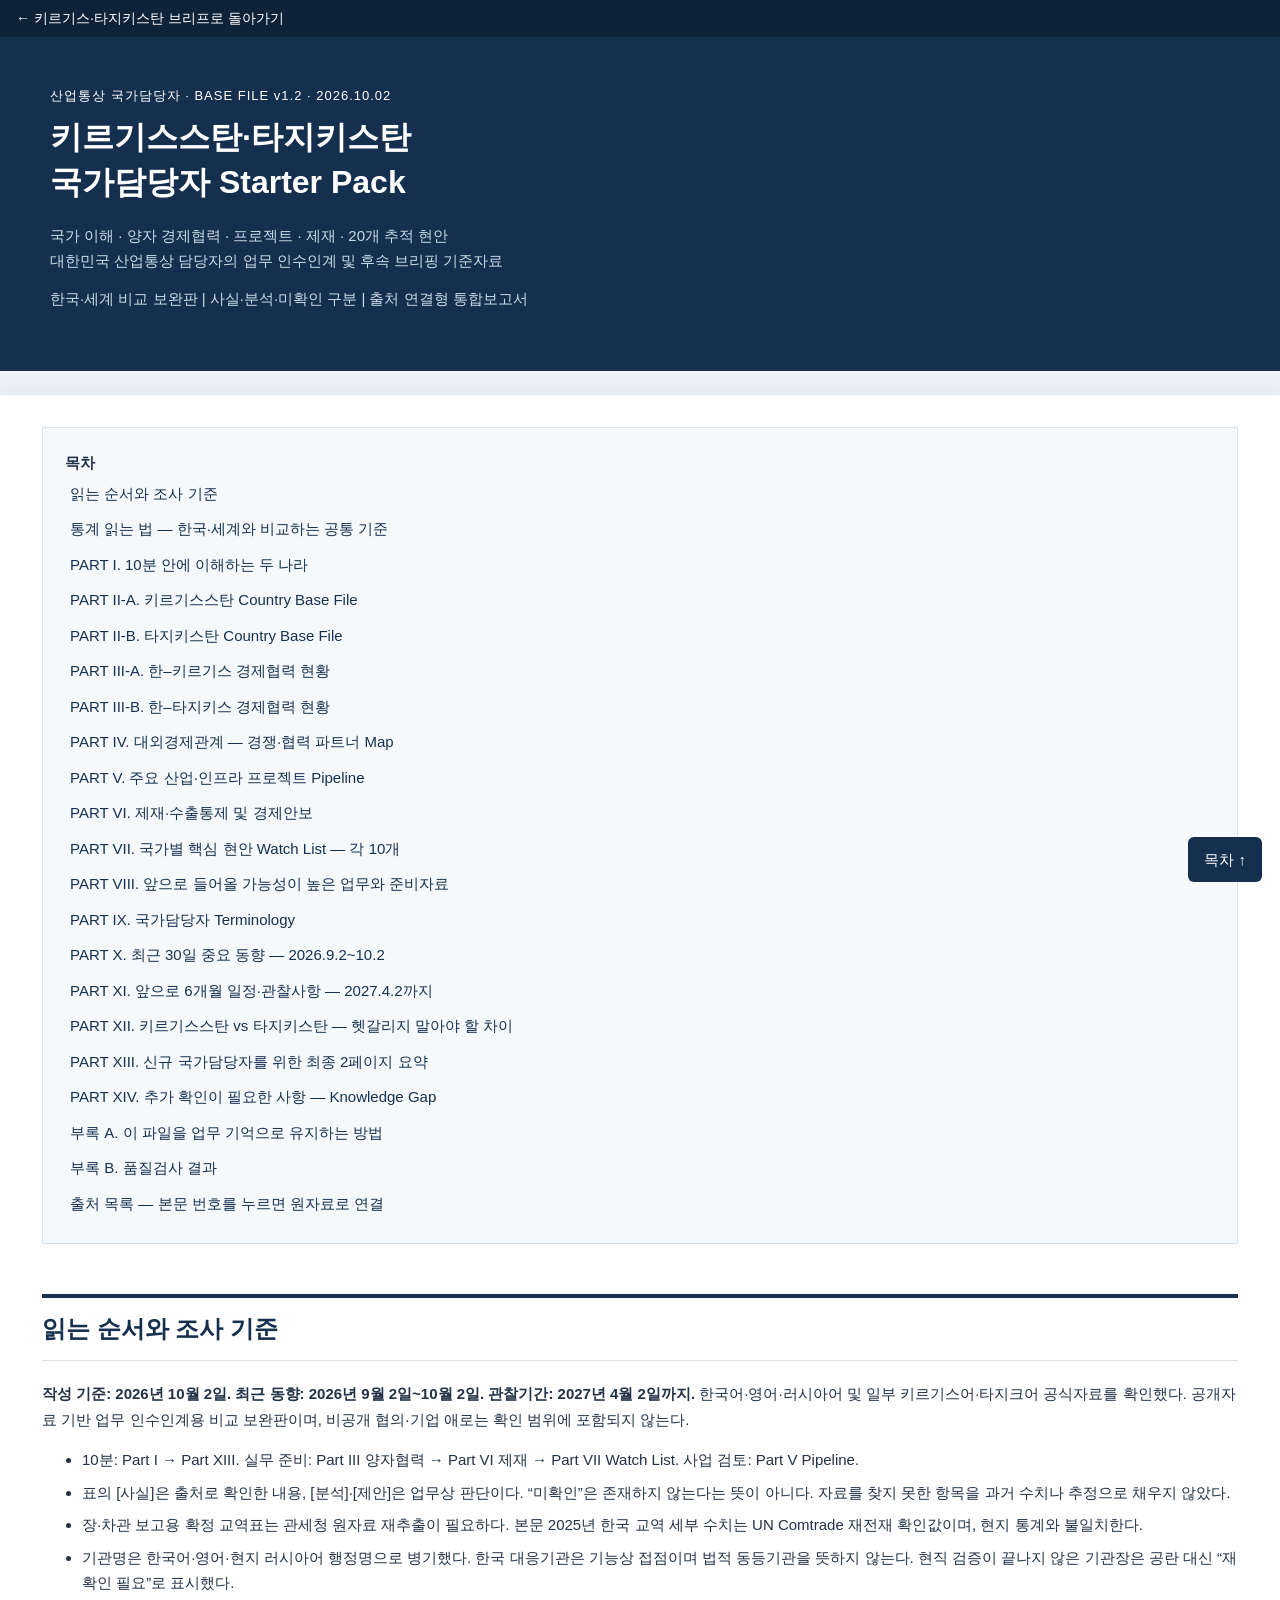
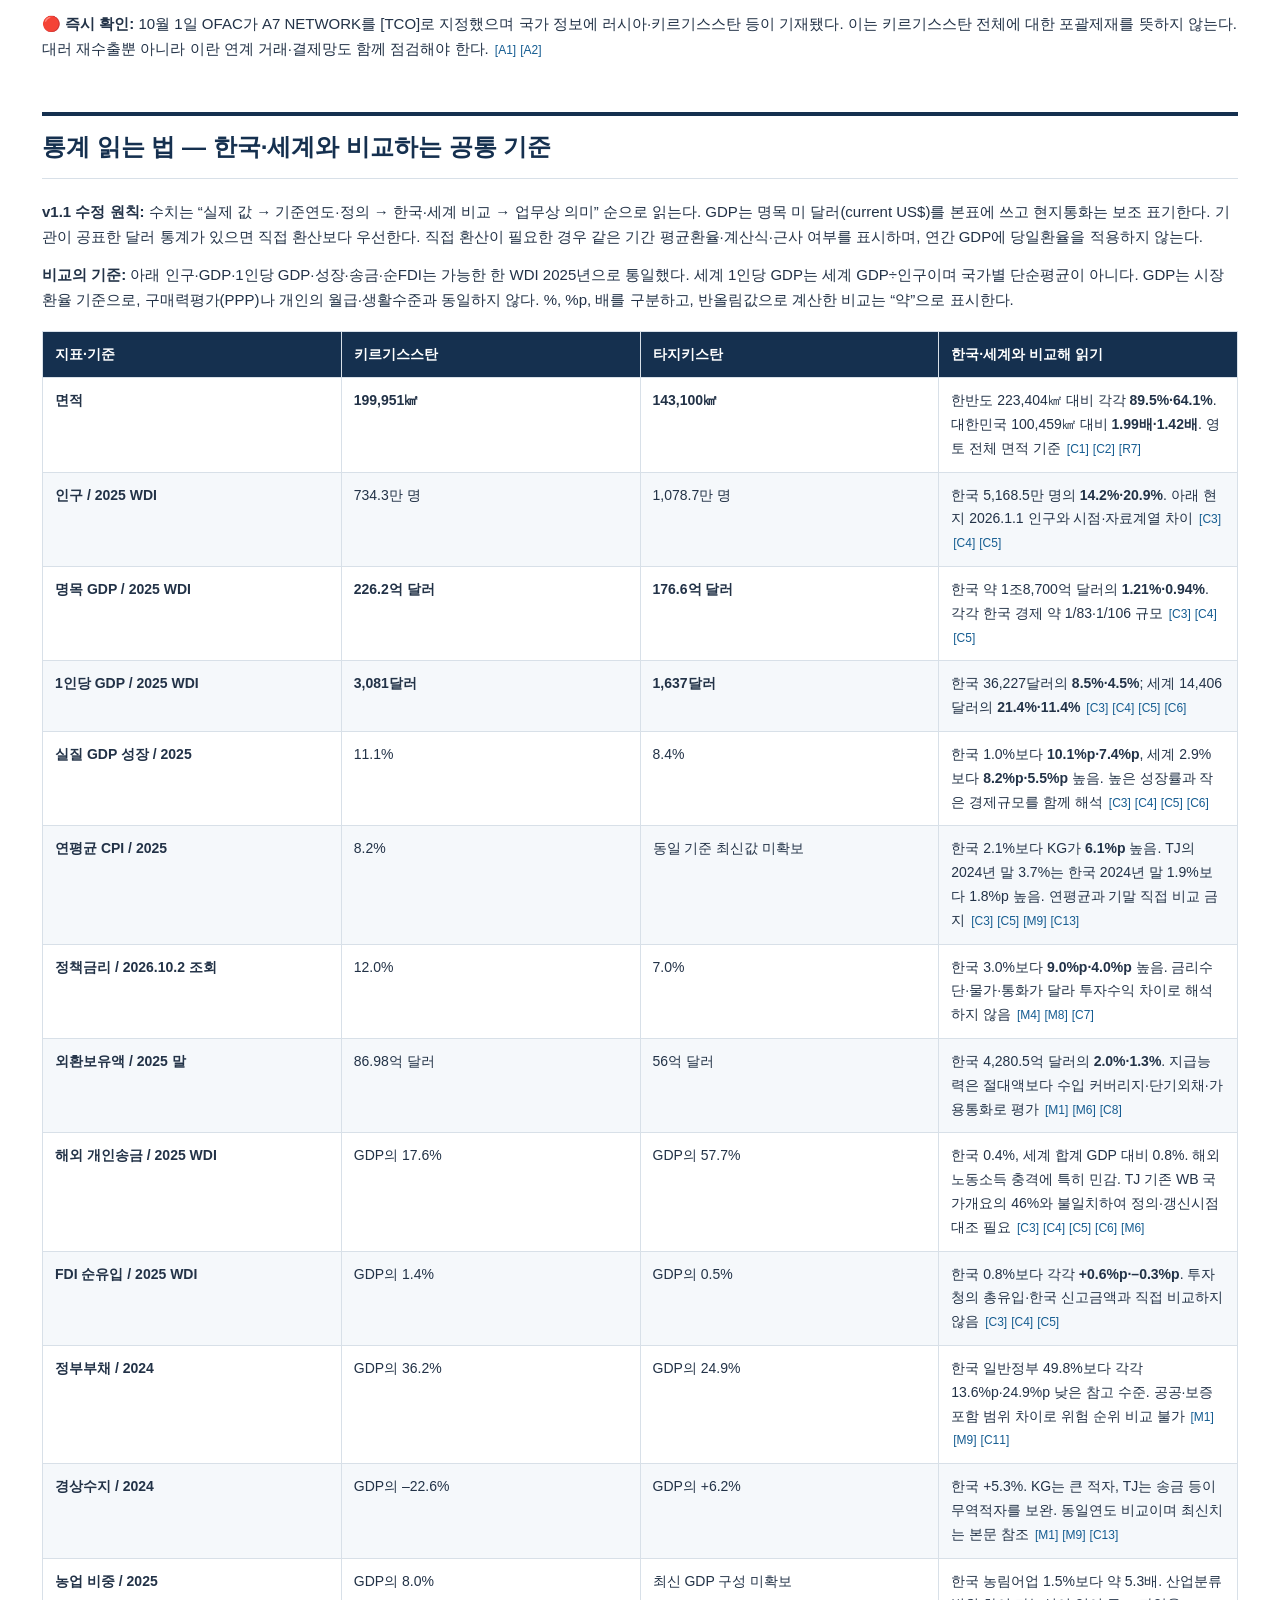
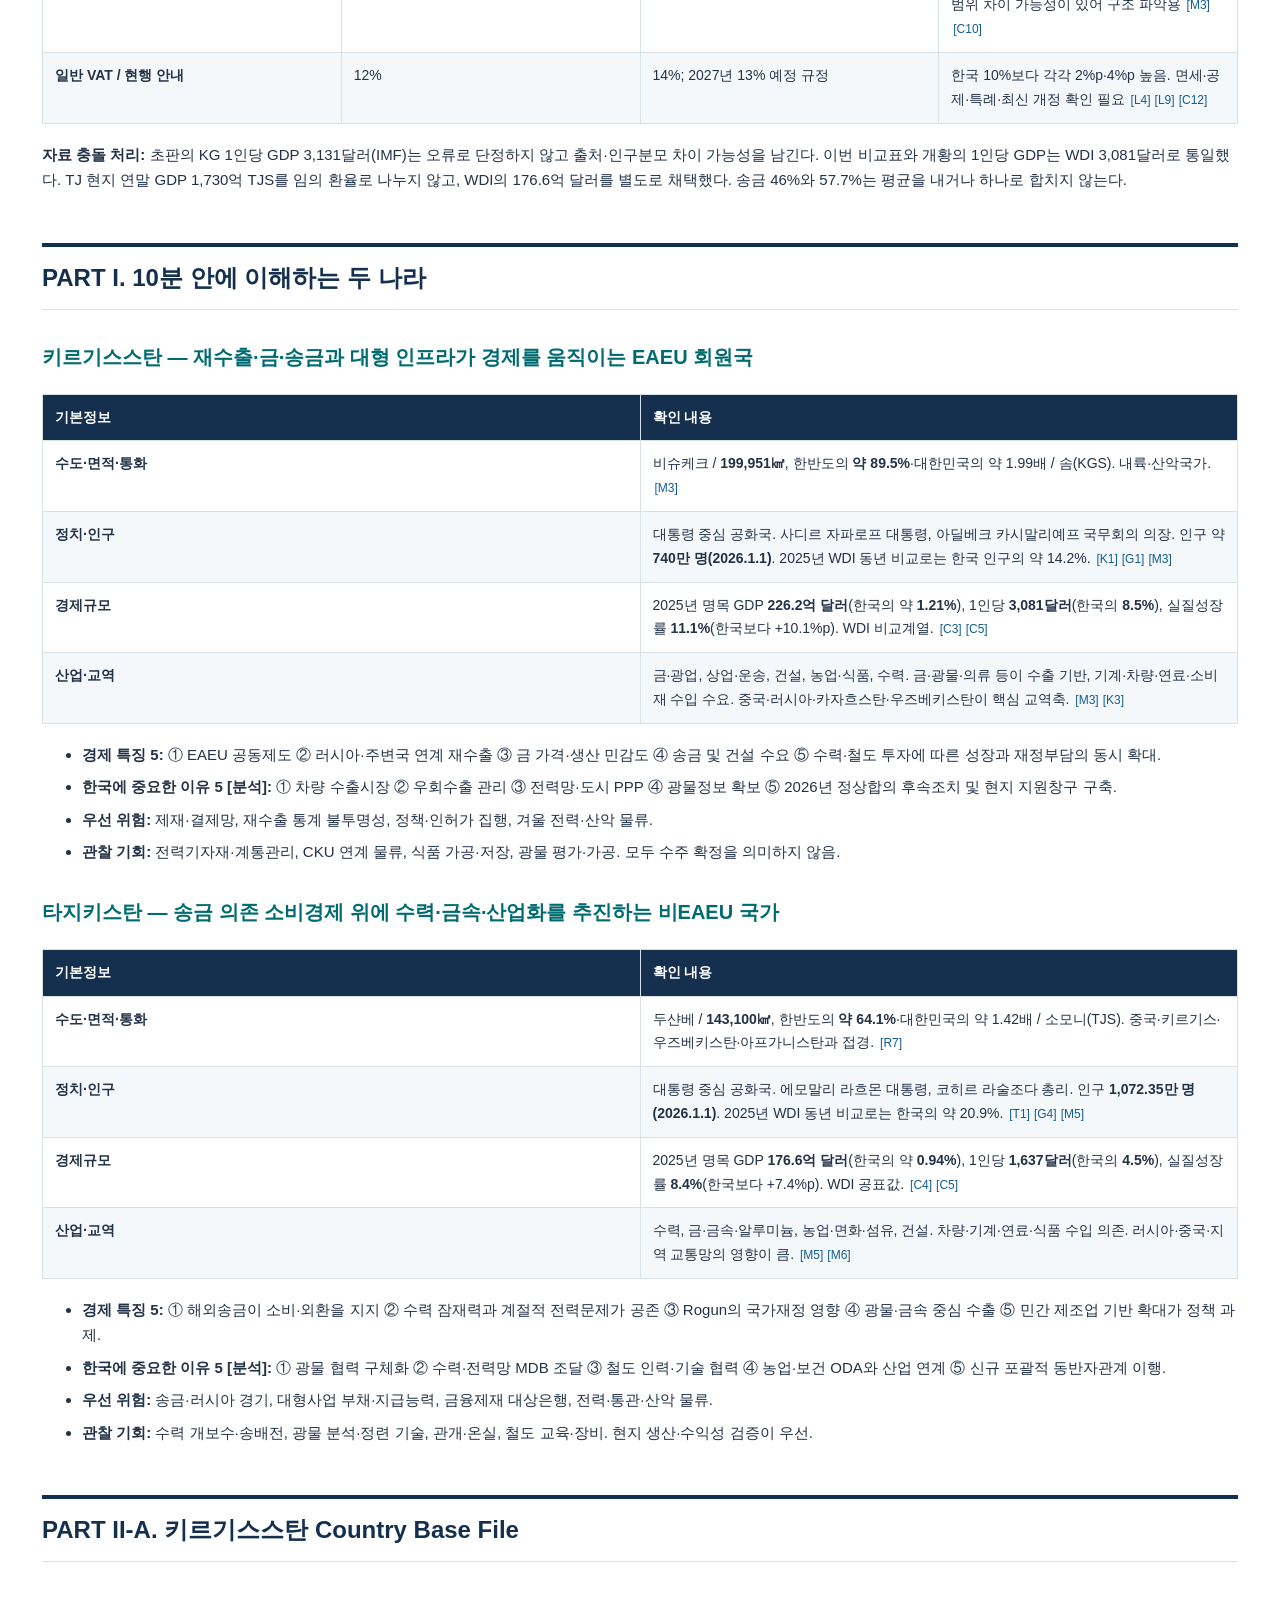
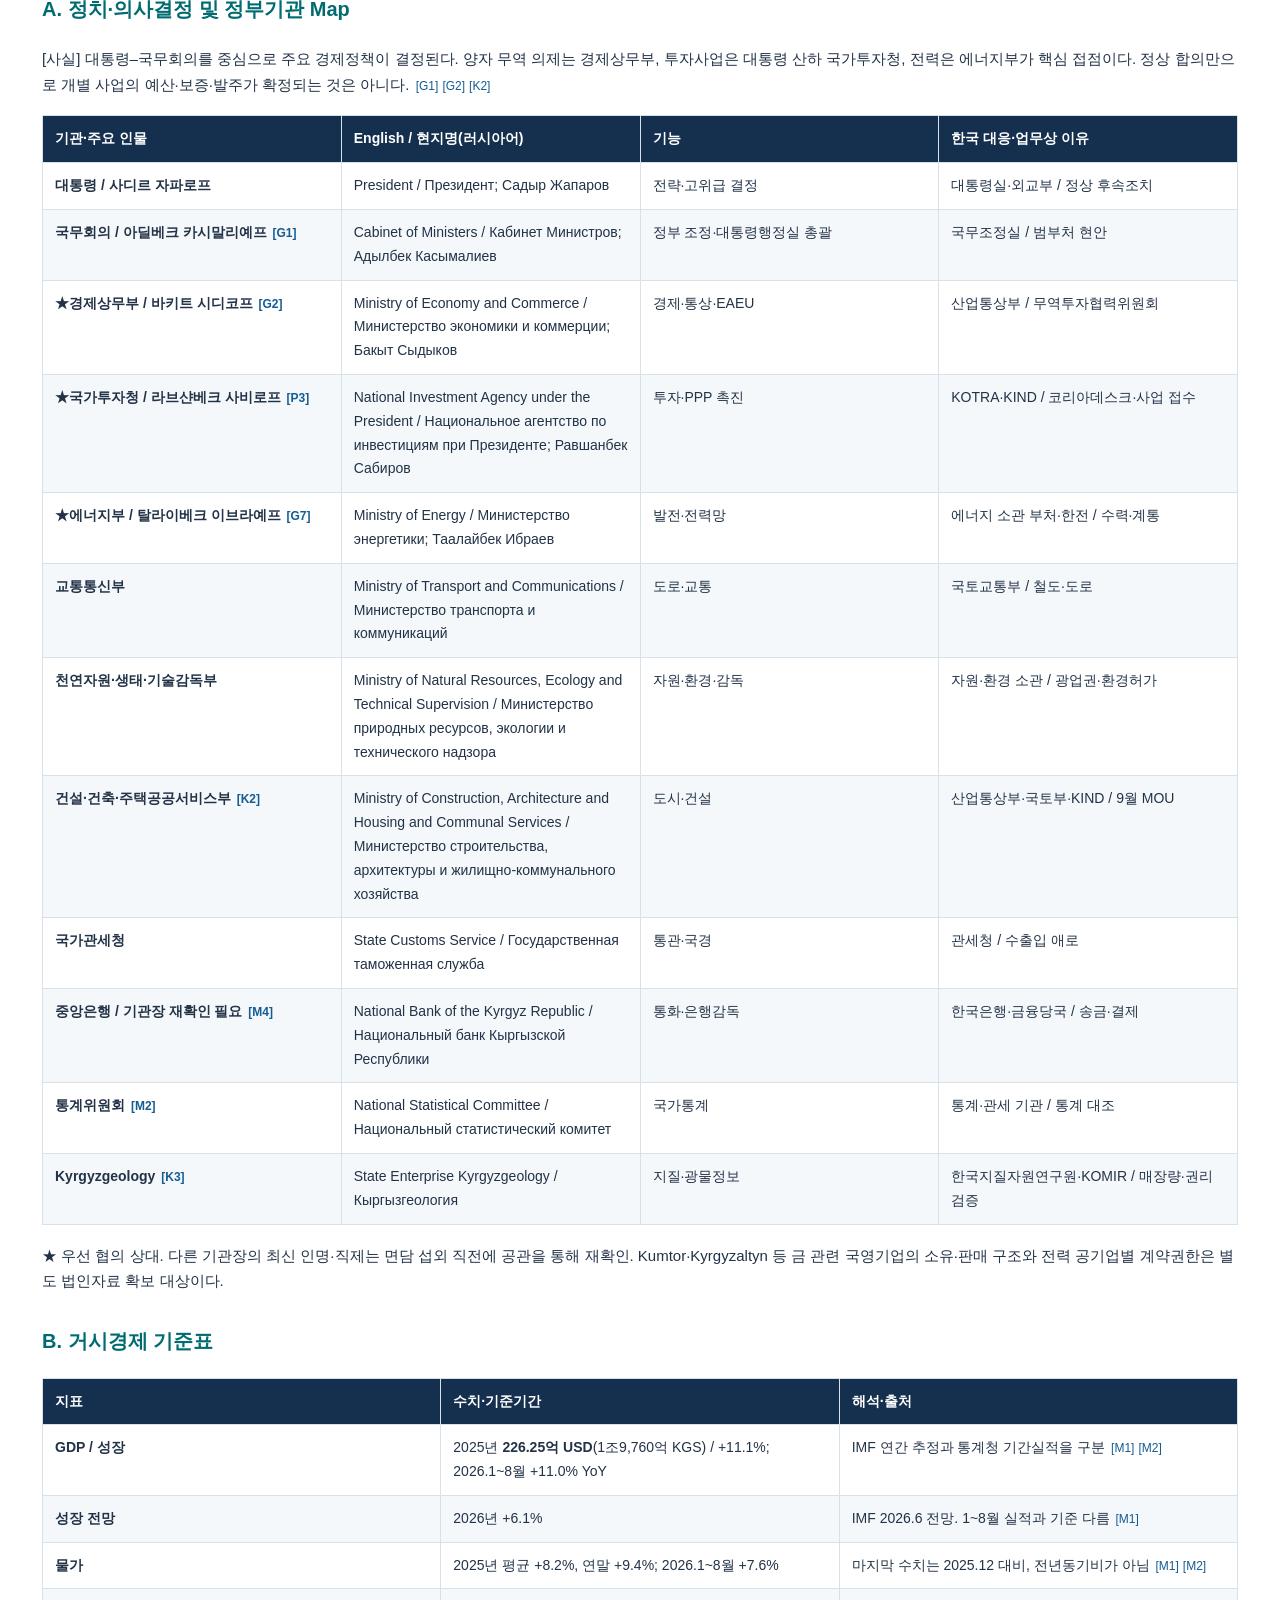
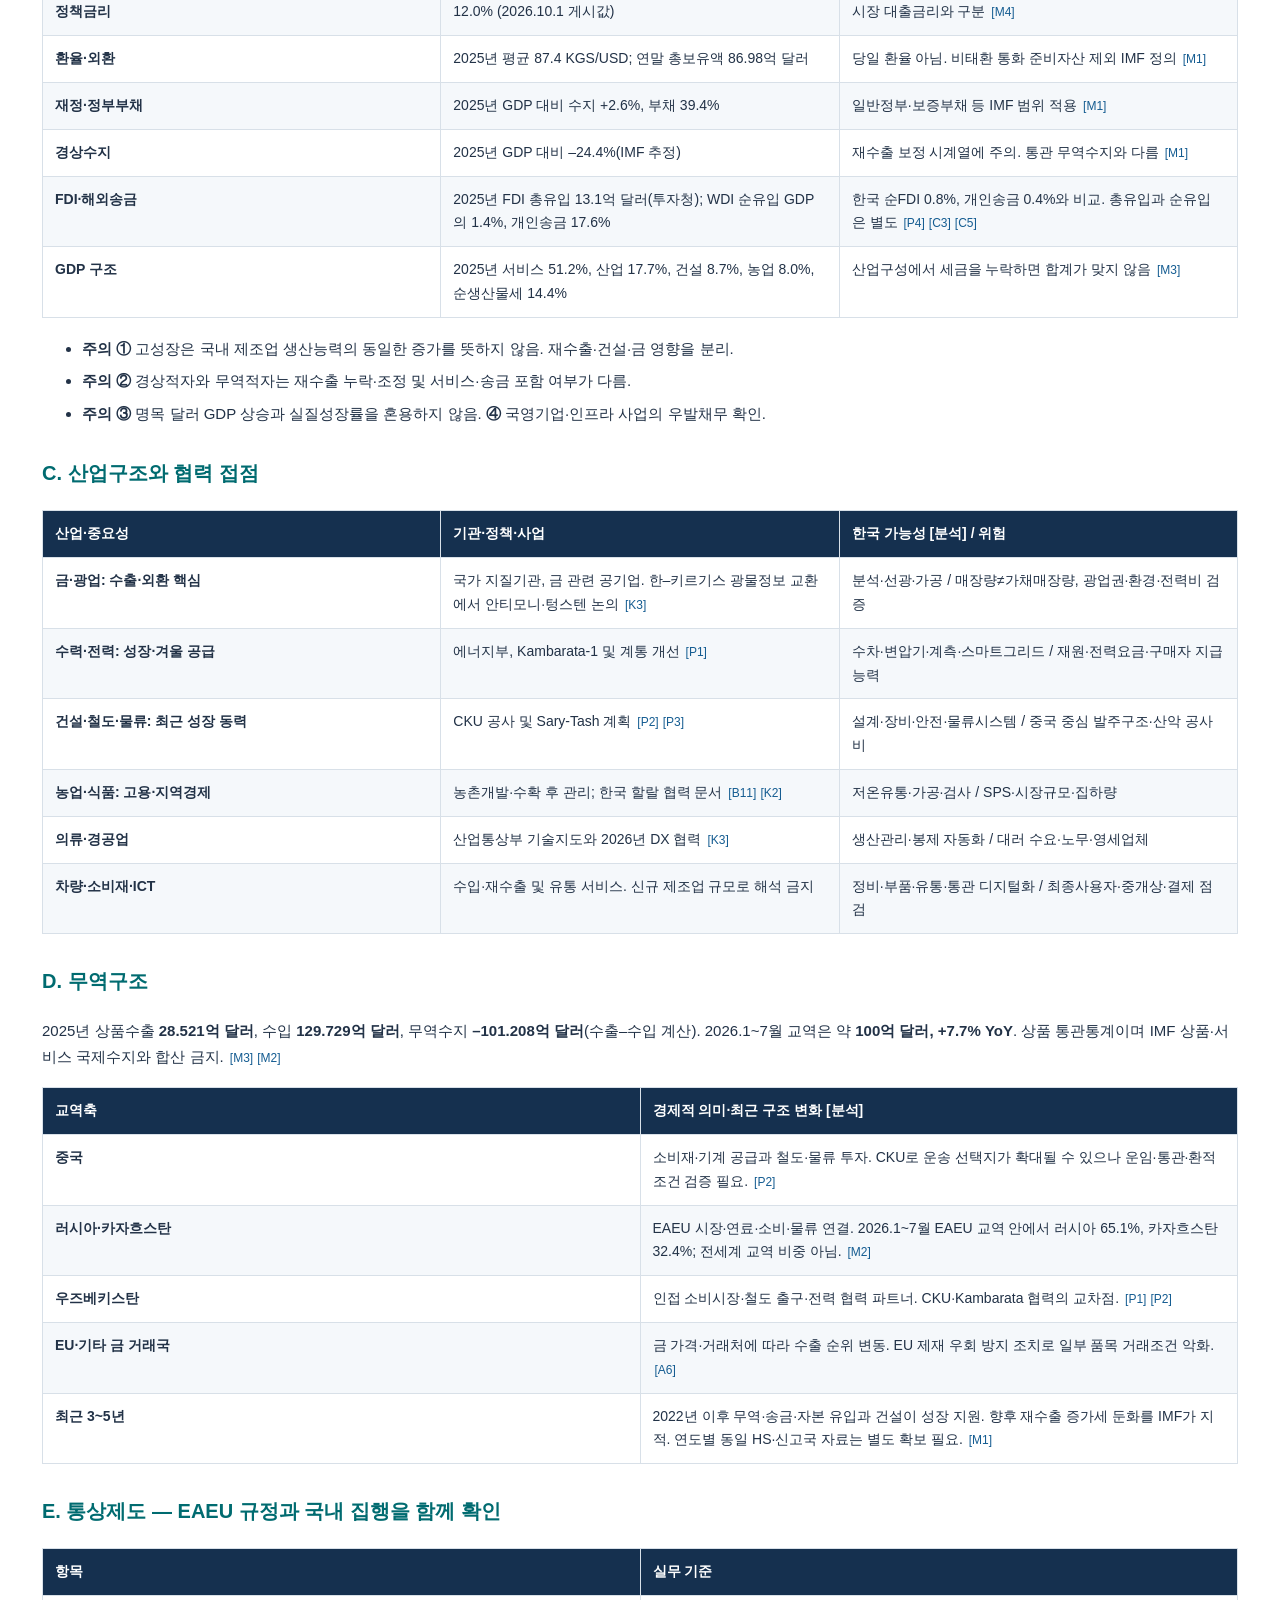
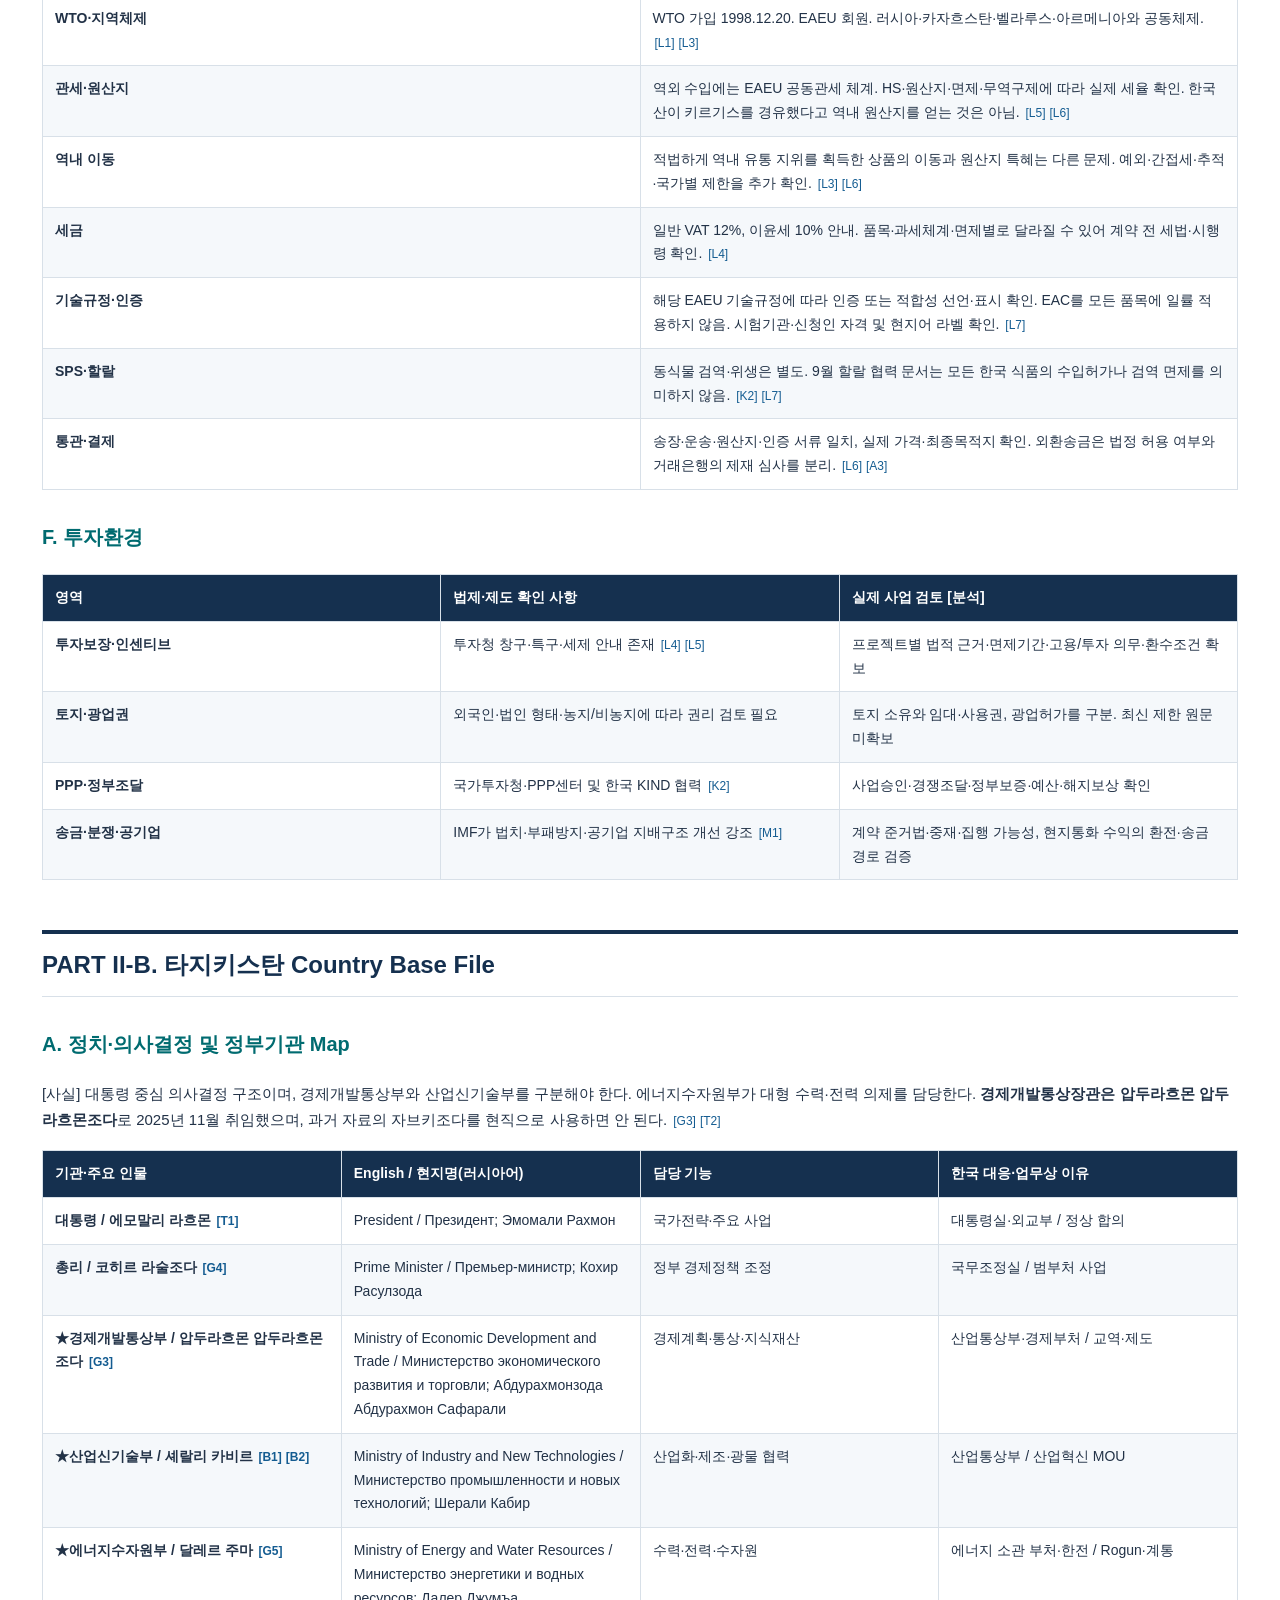
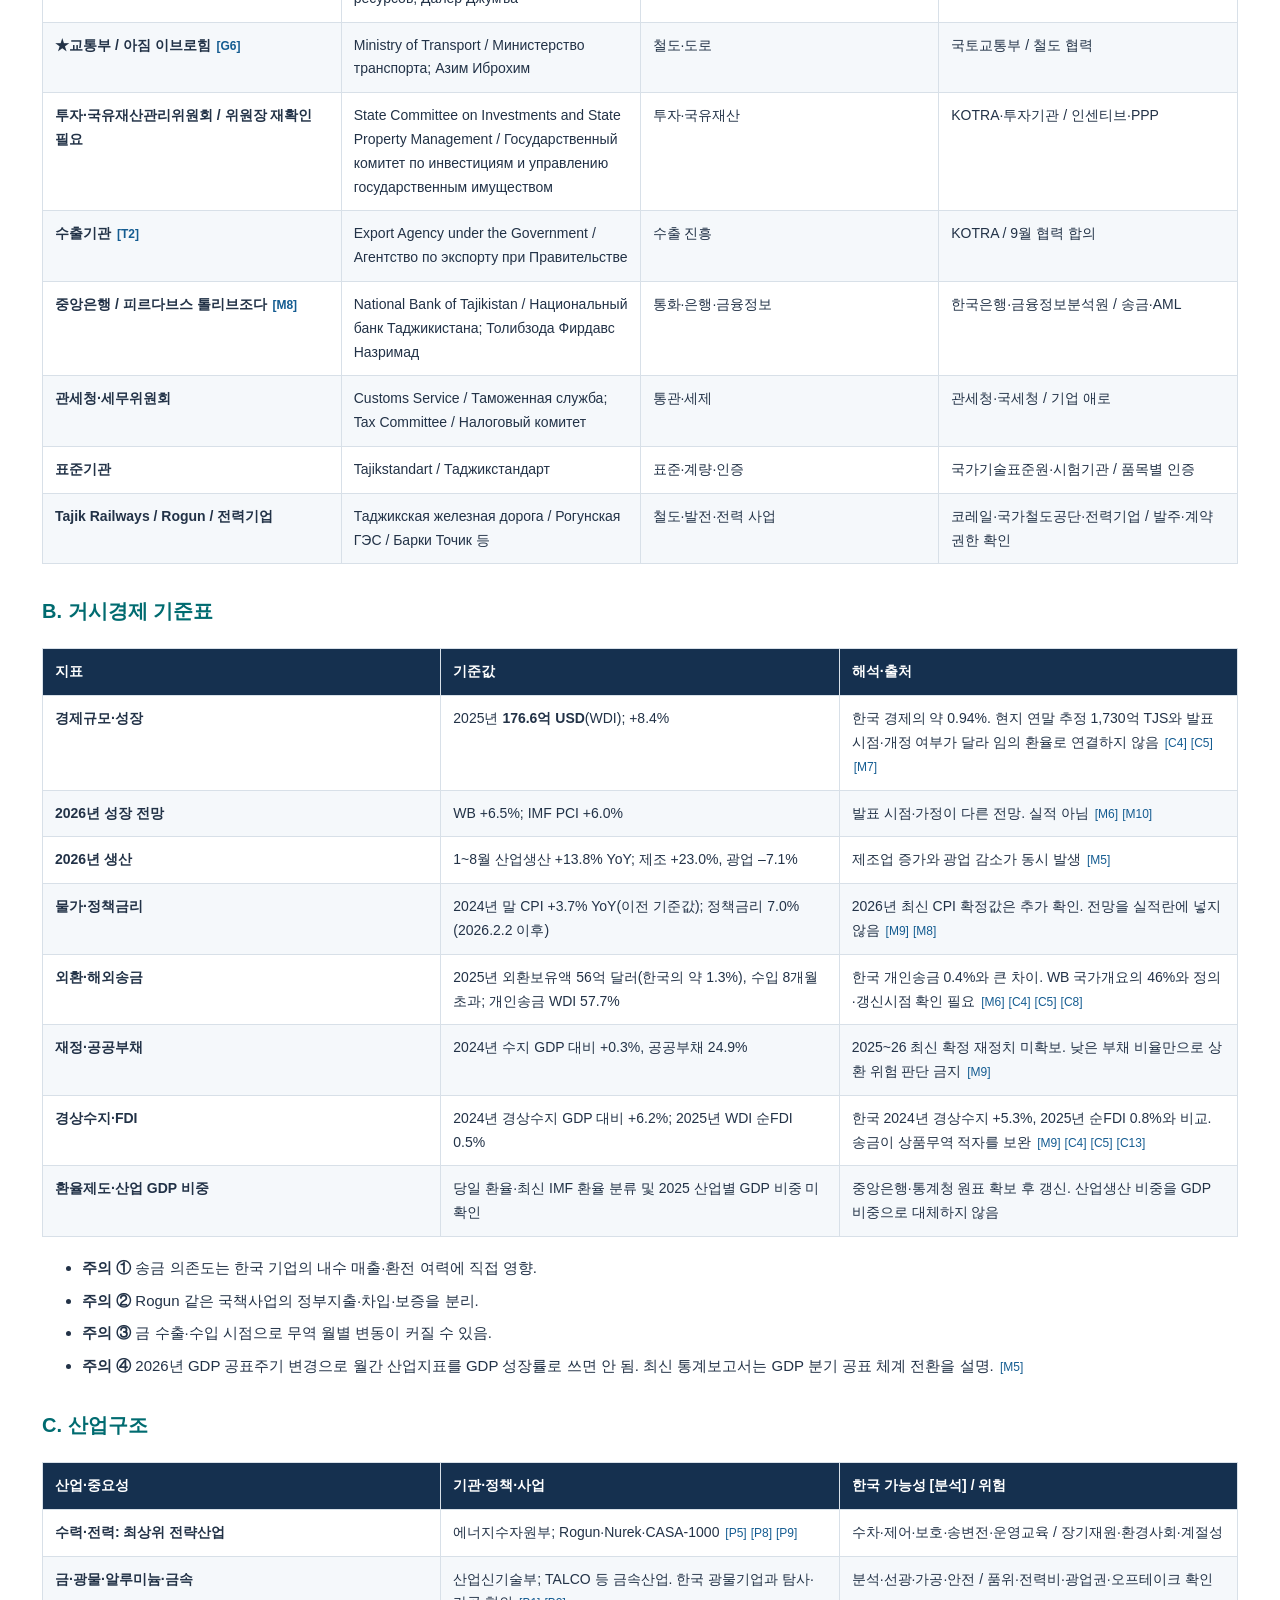
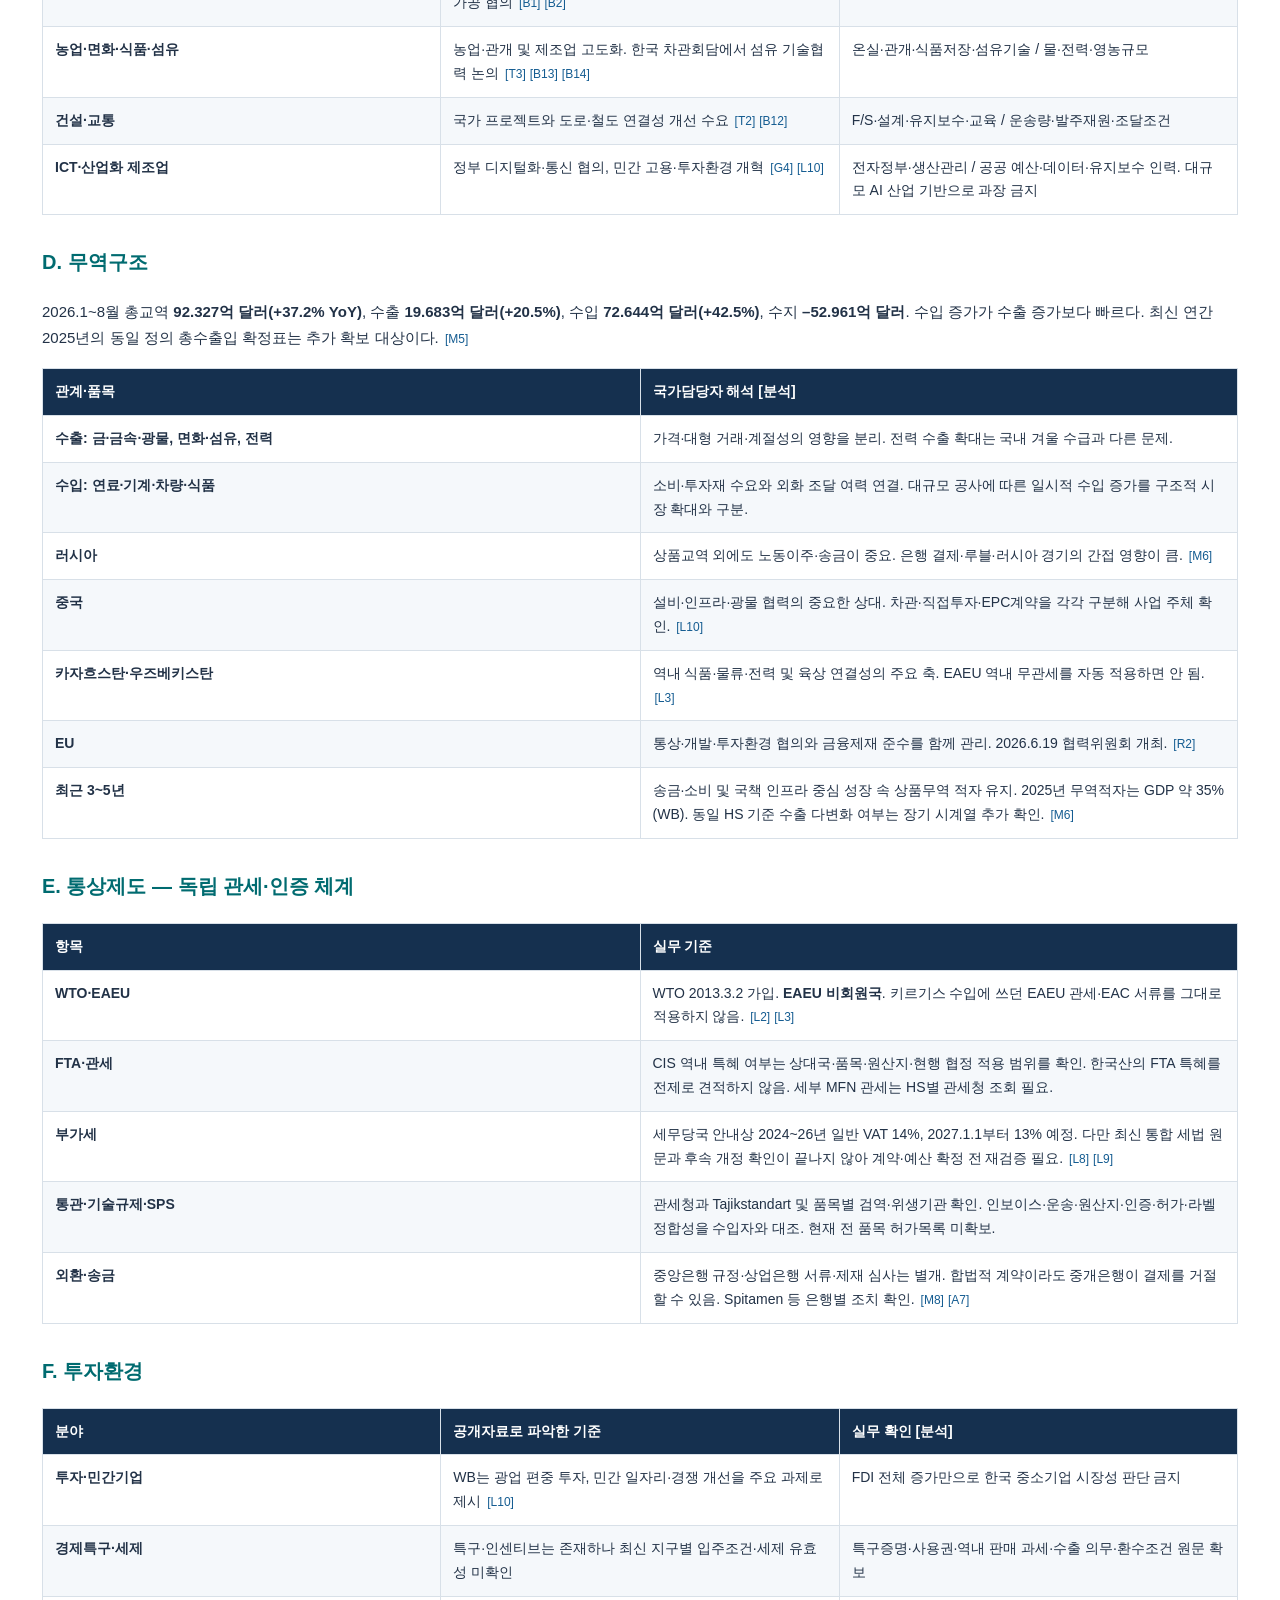
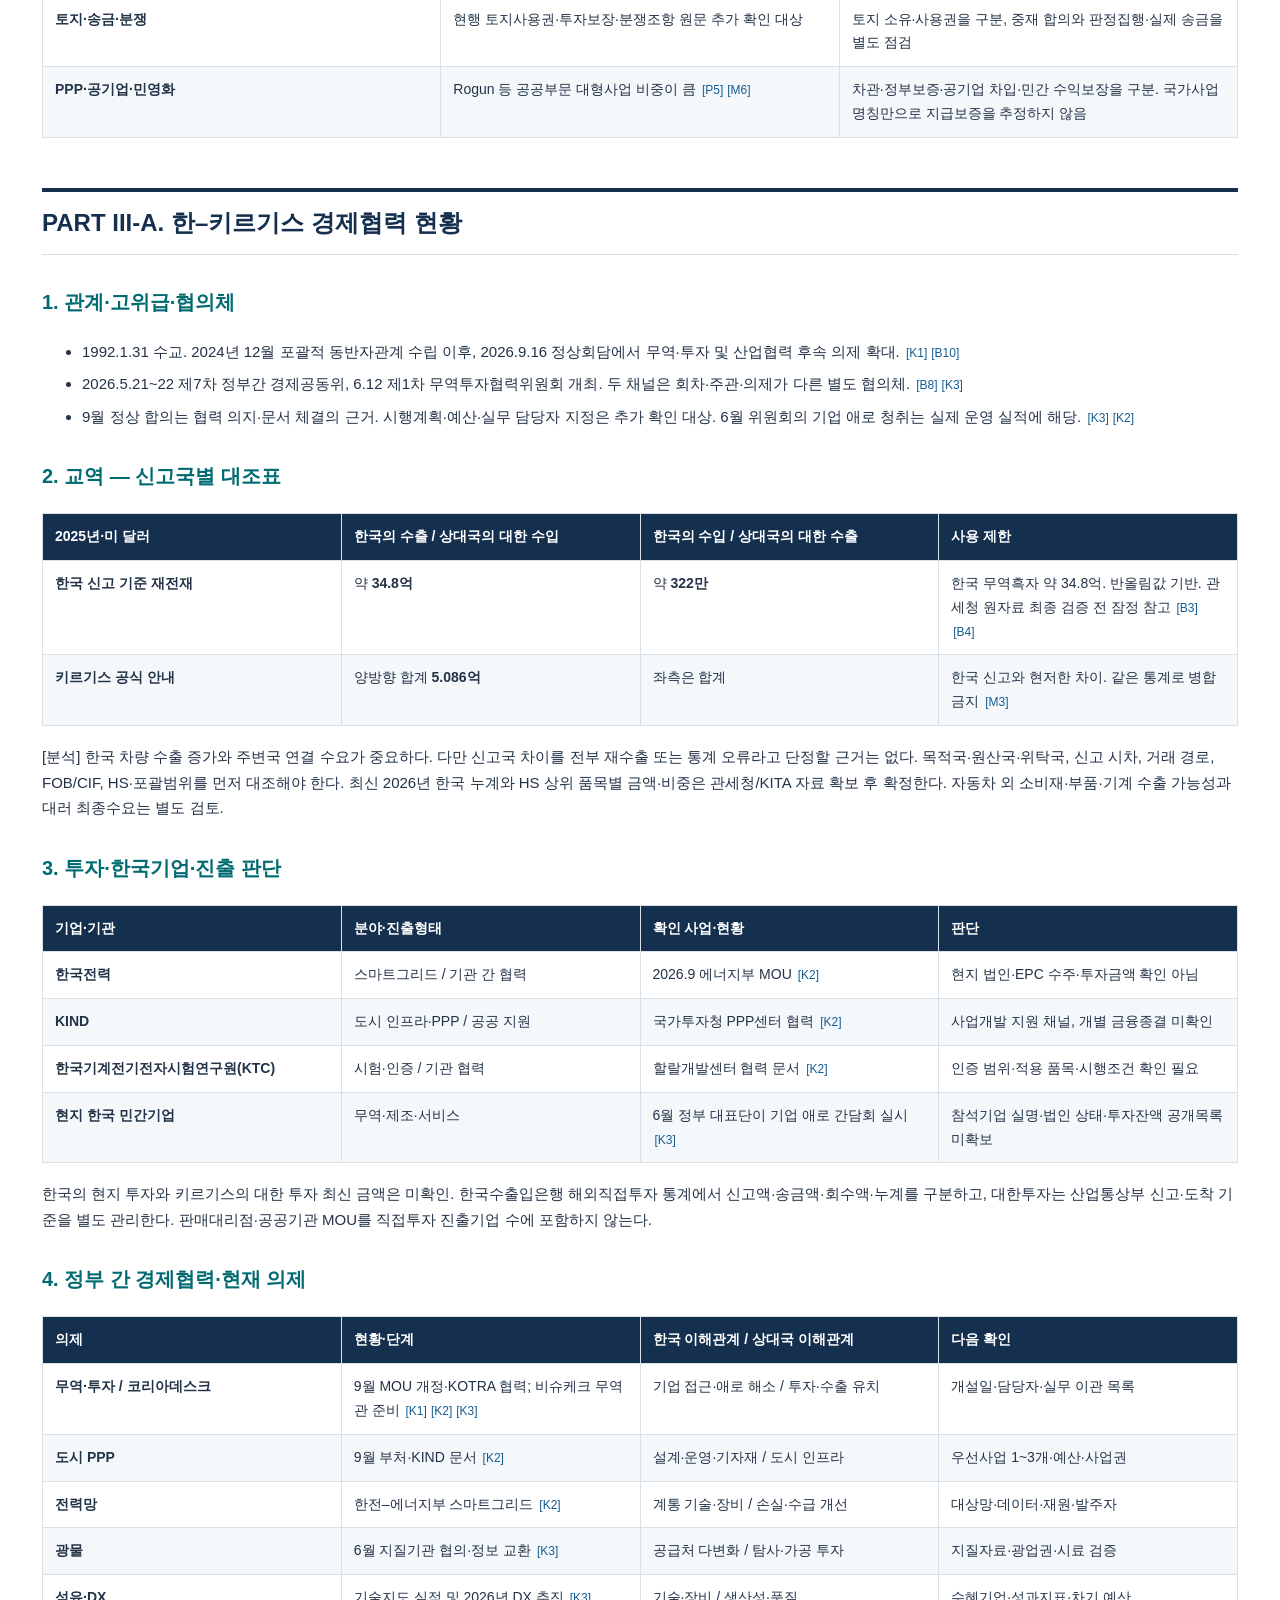
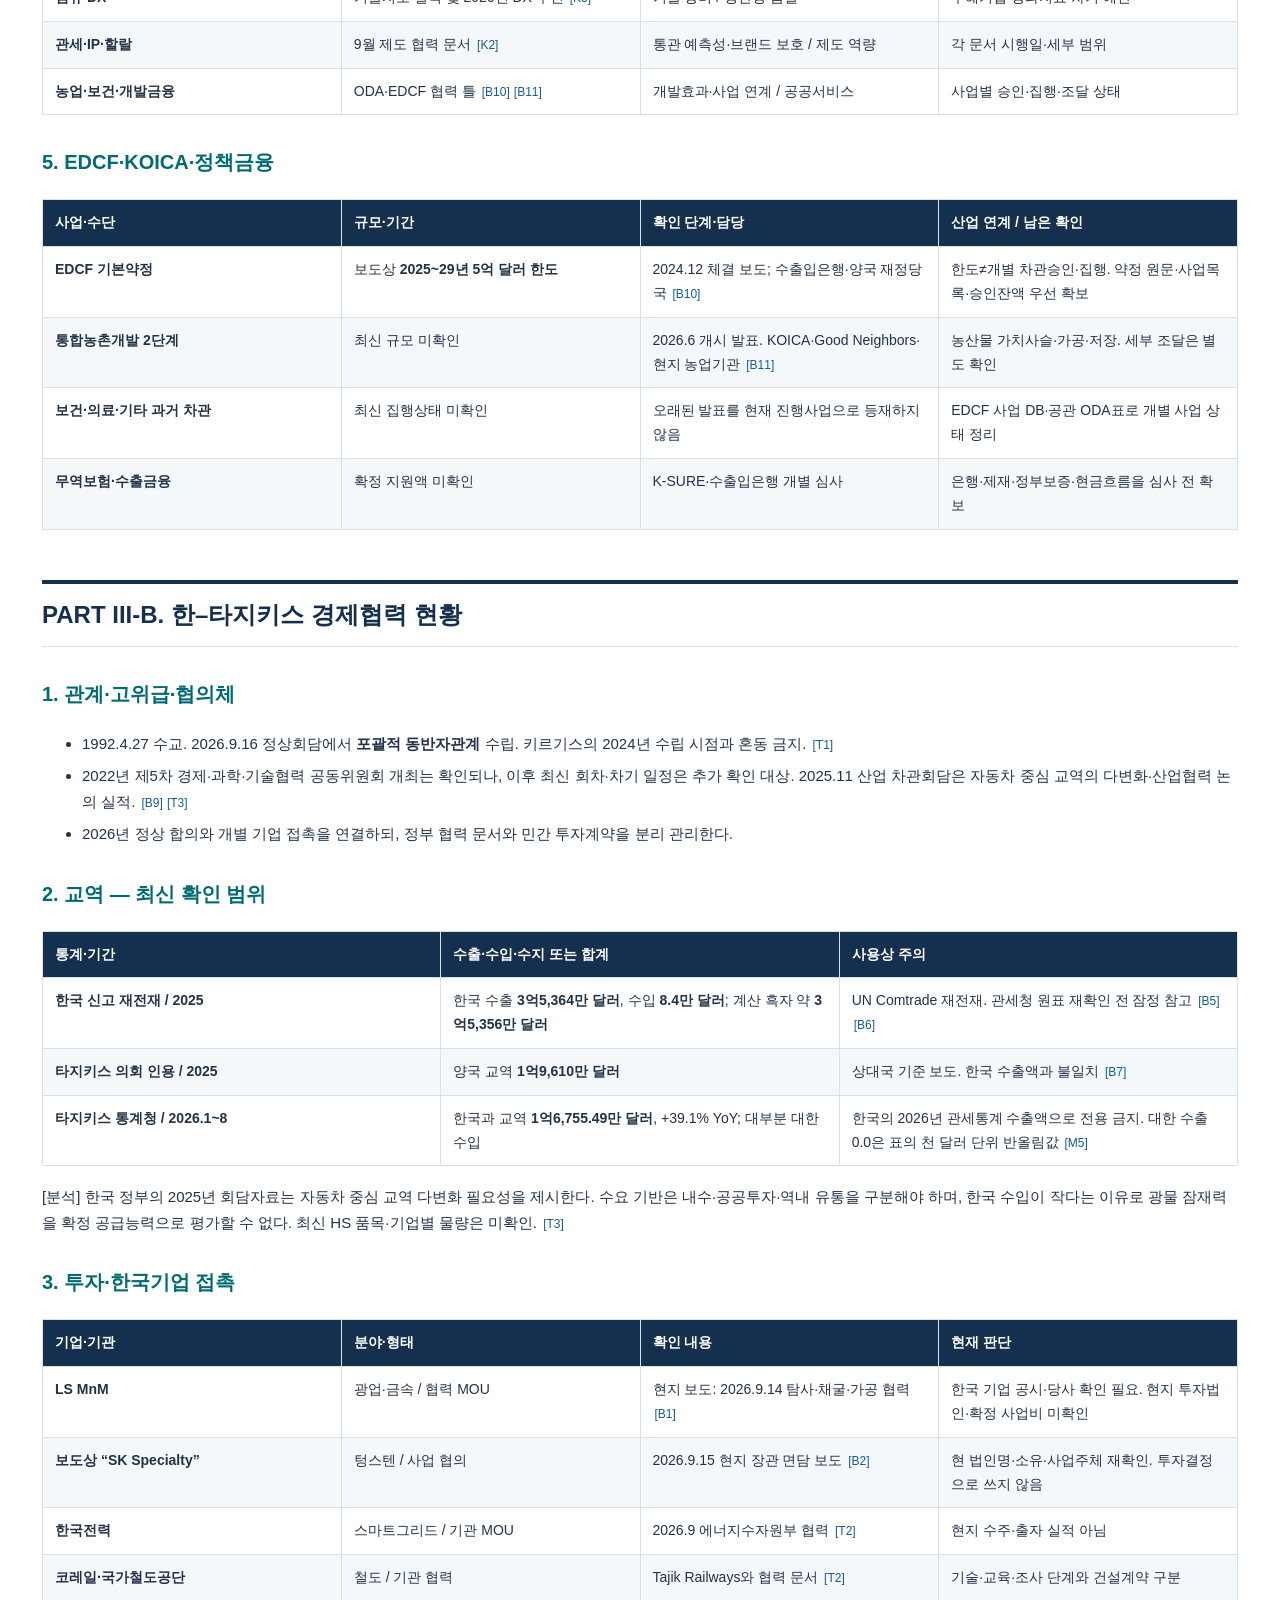
<file: starter-pack.html>
<!doctype html><html lang="ko"><head><meta charset="utf-8"><meta name="viewport" content="width=device-width, initial-scale=1"><title>키르기스스탄·타지키스탄 국가담당자 Starter Pack</title><style>
:root{--navy:#15304f;--ink:#223247;--line:#d8e0e8;--teal:#006b70}*{box-sizing:border-box}html{scroll-behavior:smooth}body{margin:0;background:#eef2f6;color:var(--ink);font:15px/1.7 "Noto Sans KR","Malgun Gothic",Arial,sans-serif}header{background:var(--navy);color:white;padding:48px max(28px,calc((100vw - 1180px)/2));}header p{color:#cbd9e6;max-width:950px}h1{font-size:32px;line-height:1.4;margin:8px 0 18px}main{max-width:1240px;background:white;margin:24px auto;padding:32px 42px 72px;box-shadow:0 4px 20px #1232}nav{border:1px solid var(--line);background:#f6f9fc;padding:22px;margin-bottom:36px}nav a{display:block;padding:5px;color:var(--navy)}h2{margin-top:50px;padding:13px 0;border-top:4px solid var(--navy);border-bottom:1px solid var(--line);font-size:24px;line-height:1.5;color:var(--navy);scroll-margin-top:20px}h3{font-size:20px;color:var(--teal);margin-top:30px}h4{font-size:17px;margin:24px 0 8px}p{margin:12px 0}li{margin:7px 0}a{color:#145c91;text-decoration:none}a:hover{text-decoration:underline}.ref{font-size:12px;white-space:nowrap;margin:0 2px}.table-wrap{overflow-x:auto;margin:18px 0}table{border-collapse:collapse;width:100%;font-size:14px;table-layout:fixed}th,td{padding:11px 12px;border:1px solid var(--line);vertical-align:top;overflow-wrap:anywhere}th{background:var(--navy);color:white;text-align:left;font-weight:600}tbody tr:nth-child(even){background:#f5f8fb}td:first-child{font-weight:600;width:19%}.source{font-size:13px;border-bottom:1px solid var(--line);padding-bottom:12px;overflow-wrap:anywhere}.source a{font-size:11px}.execpage{border:1px solid var(--line);padding:20px 28px;margin:24px 0;background:#f8fbfd}.execpage li{margin:3px 0}.meta{font-size:13px;letter-spacing:1px}.top{position:fixed;right:18px;bottom:18px;background:var(--navy);color:white;padding:10px 16px;border-radius:6px}html{-webkit-text-size-adjust:100%;text-size-adjust:100%}body{overflow-wrap:anywhere}main,header,nav,.table-wrap,.cell-value{min-width:0;max-width:100%}.cell-label{display:none}
@media screen and (max-width:1180px){
 body{font-size:17px;line-height:1.8;background:#fff}
 main{padding:24px clamp(16px,4vw,32px) 90px;margin:0;box-shadow:none}
 header{padding:32px clamp(16px,4vw,32px)}
 h1{font-size:clamp(25px,4vw,32px)}h2{font-size:23px}h3{font-size:21px}
 nav{padding:16px}nav a{padding:9px 0}.execpage{padding:18px}
 .table-wrap{overflow:visible;margin:20px 0}
 table,tbody,tr,td{display:block;width:100%;min-width:0;max-width:100%}
 table{border:0;font-size:17px;table-layout:auto}
 thead{position:absolute;width:1px;height:1px;padding:0;margin:-1px;overflow:hidden;clip:rect(0,0,0,0);white-space:nowrap;border:0}
 tbody tr,tbody tr:nth-child(even){margin:0 0 18px;border:1px solid #cbd8e3;border-radius:10px;background:#f8fafc}
 td{padding:13px 16px;border:0;border-top:1px solid #e0e7ee}
 td:first-child{width:100%;border-top:0;border-radius:9px 9px 0 0;background:#e9f0f6;color:#15304f;font-weight:700}
 .cell-label{display:block;font-size:13px;line-height:1.5;color:#006b70;font-weight:700;margin-bottom:5px}
 .cell-value{white-space:normal;overflow-wrap:anywhere}
 .ref{display:inline-block;font-size:13px;padding:2px 3px}
 .source{font-size:15px}.source a{font-size:13px}
 ul{padding-left:23px}.top{font-size:14px;right:12px;bottom:12px}
}
@media print{@page{size:A4 landscape;margin:15mm}body{background:white;font-size:10pt}header{padding:15mm;background:white;color:#15304f;break-after:page}header p{color:#223247}main{max-width:none;box-shadow:none;margin:0;padding:0}nav{break-after:page}h2{break-before:page;margin-top:0;font-size:18pt}h3,h4{break-after:avoid}table{font-size:9pt}thead{display:table-header-group}tr{break-inside:avoid}th,td{padding:6px}a{color:inherit}.ref{font-size:8pt}.table-wrap{overflow:visible}.execpage{break-before:page;border:0;padding:0;font-size:11pt}.top{display:none}.source{font-size:9pt}}
</style></head><body id="top"><div style="background:#0f2338;padding:8px 16px;font:14px/1.5 sans-serif"><a href="./#profile" style="color:#fff;text-decoration:none">← 키르기스·타지키스탄 브리프로 돌아가기</a></div><header><div class="meta">산업통상 국가담당자 · BASE FILE v1.2 · 2026.10.02</div><h1>키르기스스탄·타지키스탄<br>국가담당자 Starter Pack</h1><p>국가 이해 · 양자 경제협력 · 프로젝트 · 제재 · 20개 추적 현안<br>대한민국 산업통상 담당자의 업무 인수인계 및 후속 브리핑 기준자료</p><p>한국·세계 비교 보완판 | 사실·분석·미확인 구분 | 출처 연결형 통합보고서</p></header><main><nav aria-label="목차"><b>목차</b><a href="#s0">읽는 순서와 조사 기준</a><a href="#s1">통계 읽는 법 — 한국·세계와 비교하는 공통 기준</a><a href="#s2">PART I. 10분 안에 이해하는 두 나라</a><a href="#s5">PART II-A. 키르기스스탄 Country Base File</a><a href="#s12">PART II-B. 타지키스탄 Country Base File</a><a href="#s19">PART III-A. 한–키르기스 경제협력 현황</a><a href="#s25">PART III-B. 한–타지키스 경제협력 현황</a><a href="#s31">PART IV. 대외경제관계 — 경쟁·협력 파트너 Map</a><a href="#s34">PART V. 주요 산업·인프라 프로젝트 Pipeline</a><a href="#s38">PART VI. 제재·수출통제 및 경제안보</a><a href="#s42">PART VII. 국가별 핵심 현안 Watch List — 각 10개</a><a href="#s45">PART VIII. 앞으로 들어올 가능성이 높은 업무와 준비자료</a><a href="#s46">PART IX. 국가담당자 Terminology</a><a href="#s47">PART X. 최근 30일 중요 동향 — 2026.9.2~10.2</a><a href="#s62">PART XI. 앞으로 6개월 일정·관찰사항 — 2027.4.2까지</a><a href="#s63">PART XII. 키르기스스탄 vs 타지키스탄 — 헷갈리지 말아야 할 차이</a><a href="#s64">PART XIII. 신규 국가담당자를 위한 최종 2페이지 요약</a><a href="#s75">PART XIV. 추가 확인이 필요한 사항 — Knowledge Gap</a><a href="#s76">부록 A. 이 파일을 업무 기억으로 유지하는 방법</a><a href="#s77">부록 B. 품질검사 결과</a><a href="#s78">출처 목록 — 본문 번호를 누르면 원자료로 연결</a></nav><h2 id="s0">읽는 순서와 조사 기준</h2><p><b>작성 기준: 2026년 10월 2일. 최근 동향: 2026년 9월 2일~10월 2일. 관찰기간: 2027년 4월 2일까지.</b> 한국어·영어·러시아어 및 일부 키르기스어·타지크어 공식자료를 확인했다. 공개자료 기반 업무 인수인계용 비교 보완판이며, 비공개 협의·기업 애로는 확인 범위에 포함되지 않는다.</p><ul><li>10분: Part I → Part XIII. 실무 준비: Part III 양자협력 → Part VI 제재 → Part VII Watch List. 사업 검토: Part V Pipeline.</li><li>표의 [사실]은 출처로 확인한 내용, [분석]·[제안]은 업무상 판단이다. “미확인”은 존재하지 않는다는 뜻이 아니다. 자료를 찾지 못한 항목을 과거 수치나 추정으로 채우지 않았다.</li><li>장·차관 보고용 확정 교역표는 관세청 원자료 재추출이 필요하다. 본문 2025년 한국 교역 세부 수치는 UN Comtrade 재전재 확인값이며, 현지 통계와 불일치한다.</li><li>기관명은 한국어·영어·현지 러시아어 행정명으로 병기했다. 한국 대응기관은 기능상 접점이며 법적 동등기관을 뜻하지 않는다. 현직 검증이 끝나지 않은 기관장은 공란 대신 “재확인 필요”로 표시했다.</li></ul><p><b>🔴 즉시 확인:</b> 10월 1일 OFAC가 A7 NETWORK를 [TCO]로 지정했으며 국가 정보에 러시아·키르기스스탄 등이 기재됐다. 이는 키르기스스탄 전체에 대한 포괄제재를 뜻하지 않는다. 대러 재수출뿐 아니라 이란 연계 거래·결제망도 함께 점검해야 한다. <a class="ref" href="#src-A1">[A1]</a><a class="ref" href="#src-A2">[A2]</a></p><h2 id="s1">통계 읽는 법 — 한국·세계와 비교하는 공통 기준</h2><p><b>v1.1 수정 원칙:</b> 수치는 “실제 값 → 기준연도·정의 → 한국·세계 비교 → 업무상 의미” 순으로 읽는다. GDP는 명목 미 달러(current US$)를 본표에 쓰고 현지통화는 보조 표기한다. 기관이 공표한 달러 통계가 있으면 직접 환산보다 우선한다. 직접 환산이 필요한 경우 같은 기간 평균환율·계산식·근사 여부를 표시하며, 연간 GDP에 당일환율을 적용하지 않는다.</p><p><b>비교의 기준:</b> 아래 인구·GDP·1인당 GDP·성장·송금·순FDI는 가능한 한 WDI 2025년으로 통일했다. 세계 1인당 GDP는 세계 GDP÷인구이며 국가별 단순평균이 아니다. GDP는 시장환율 기준으로, 구매력평가(PPP)나 개인의 월급·생활수준과 동일하지 않다. %, %p, 배를 구분하고, 반올림값으로 계산한 비교는 “약”으로 표시한다.</p><div class="table-wrap"><table role="table"><thead role="rowgroup"><tr role="row"><th scope="col" role="columnheader">지표·기준</th><th scope="col" role="columnheader">키르기스스탄</th><th scope="col" role="columnheader">타지키스탄</th><th scope="col" role="columnheader">한국·세계와 비교해 읽기</th></tr></thead><tbody role="rowgroup"><tr role="row"><td role="cell"><span class="cell-label" aria-hidden="true">지표·기준</span><div class="cell-value">면적</div></td><td role="cell"><span class="cell-label" aria-hidden="true">키르기스스탄</span><div class="cell-value"><b>199,951㎢</b></div></td><td role="cell"><span class="cell-label" aria-hidden="true">타지키스탄</span><div class="cell-value"><b>143,100㎢</b></div></td><td role="cell"><span class="cell-label" aria-hidden="true">한국·세계와 비교해 읽기</span><div class="cell-value">한반도 223,404㎢ 대비 각각 <b>89.5%·64.1%</b>. 대한민국 100,459㎢ 대비 <b>1.99배·1.42배</b>. 영토 전체 면적 기준 <a class="ref" href="#src-C1">[C1]</a><a class="ref" href="#src-C2">[C2]</a><a class="ref" href="#src-R7">[R7]</a></div></td></tr><tr role="row"><td role="cell"><span class="cell-label" aria-hidden="true">지표·기준</span><div class="cell-value">인구 / 2025 WDI</div></td><td role="cell"><span class="cell-label" aria-hidden="true">키르기스스탄</span><div class="cell-value">734.3만 명</div></td><td role="cell"><span class="cell-label" aria-hidden="true">타지키스탄</span><div class="cell-value">1,078.7만 명</div></td><td role="cell"><span class="cell-label" aria-hidden="true">한국·세계와 비교해 읽기</span><div class="cell-value">한국 5,168.5만 명의 <b>14.2%·20.9%</b>. 아래 현지 2026.1.1 인구와 시점·자료계열 차이 <a class="ref" href="#src-C3">[C3]</a><a class="ref" href="#src-C4">[C4]</a><a class="ref" href="#src-C5">[C5]</a></div></td></tr><tr role="row"><td role="cell"><span class="cell-label" aria-hidden="true">지표·기준</span><div class="cell-value">명목 GDP / 2025 WDI</div></td><td role="cell"><span class="cell-label" aria-hidden="true">키르기스스탄</span><div class="cell-value"><b>226.2억 달러</b></div></td><td role="cell"><span class="cell-label" aria-hidden="true">타지키스탄</span><div class="cell-value"><b>176.6억 달러</b></div></td><td role="cell"><span class="cell-label" aria-hidden="true">한국·세계와 비교해 읽기</span><div class="cell-value">한국 약 1조8,700억 달러의 <b>1.21%·0.94%</b>. 각각 한국 경제 약 1/83·1/106 규모 <a class="ref" href="#src-C3">[C3]</a><a class="ref" href="#src-C4">[C4]</a><a class="ref" href="#src-C5">[C5]</a></div></td></tr><tr role="row"><td role="cell"><span class="cell-label" aria-hidden="true">지표·기준</span><div class="cell-value">1인당 GDP / 2025 WDI</div></td><td role="cell"><span class="cell-label" aria-hidden="true">키르기스스탄</span><div class="cell-value"><b>3,081달러</b></div></td><td role="cell"><span class="cell-label" aria-hidden="true">타지키스탄</span><div class="cell-value"><b>1,637달러</b></div></td><td role="cell"><span class="cell-label" aria-hidden="true">한국·세계와 비교해 읽기</span><div class="cell-value">한국 36,227달러의 <b>8.5%·4.5%</b>; 세계 14,406달러의 <b>21.4%·11.4%</b> <a class="ref" href="#src-C3">[C3]</a><a class="ref" href="#src-C4">[C4]</a><a class="ref" href="#src-C5">[C5]</a><a class="ref" href="#src-C6">[C6]</a></div></td></tr><tr role="row"><td role="cell"><span class="cell-label" aria-hidden="true">지표·기준</span><div class="cell-value">실질 GDP 성장 / 2025</div></td><td role="cell"><span class="cell-label" aria-hidden="true">키르기스스탄</span><div class="cell-value">11.1%</div></td><td role="cell"><span class="cell-label" aria-hidden="true">타지키스탄</span><div class="cell-value">8.4%</div></td><td role="cell"><span class="cell-label" aria-hidden="true">한국·세계와 비교해 읽기</span><div class="cell-value">한국 1.0%보다 <b>10.1%p·7.4%p</b>, 세계 2.9%보다 <b>8.2%p·5.5%p</b> 높음. 높은 성장률과 작은 경제규모를 함께 해석 <a class="ref" href="#src-C3">[C3]</a><a class="ref" href="#src-C4">[C4]</a><a class="ref" href="#src-C5">[C5]</a><a class="ref" href="#src-C6">[C6]</a></div></td></tr><tr role="row"><td role="cell"><span class="cell-label" aria-hidden="true">지표·기준</span><div class="cell-value">연평균 CPI / 2025</div></td><td role="cell"><span class="cell-label" aria-hidden="true">키르기스스탄</span><div class="cell-value">8.2%</div></td><td role="cell"><span class="cell-label" aria-hidden="true">타지키스탄</span><div class="cell-value">동일 기준 최신값 미확보</div></td><td role="cell"><span class="cell-label" aria-hidden="true">한국·세계와 비교해 읽기</span><div class="cell-value">한국 2.1%보다 KG가 <b>6.1%p</b> 높음. TJ의 2024년 말 3.7%는 한국 2024년 말 1.9%보다 1.8%p 높음. 연평균과 기말 직접 비교 금지 <a class="ref" href="#src-C3">[C3]</a><a class="ref" href="#src-C5">[C5]</a><a class="ref" href="#src-M9">[M9]</a><a class="ref" href="#src-C13">[C13]</a></div></td></tr><tr role="row"><td role="cell"><span class="cell-label" aria-hidden="true">지표·기준</span><div class="cell-value">정책금리 / 2026.10.2 조회</div></td><td role="cell"><span class="cell-label" aria-hidden="true">키르기스스탄</span><div class="cell-value">12.0%</div></td><td role="cell"><span class="cell-label" aria-hidden="true">타지키스탄</span><div class="cell-value">7.0%</div></td><td role="cell"><span class="cell-label" aria-hidden="true">한국·세계와 비교해 읽기</span><div class="cell-value">한국 3.0%보다 <b>9.0%p·4.0%p</b> 높음. 금리수단·물가·통화가 달라 투자수익 차이로 해석하지 않음 <a class="ref" href="#src-M4">[M4]</a><a class="ref" href="#src-M8">[M8]</a><a class="ref" href="#src-C7">[C7]</a></div></td></tr><tr role="row"><td role="cell"><span class="cell-label" aria-hidden="true">지표·기준</span><div class="cell-value">외환보유액 / 2025 말</div></td><td role="cell"><span class="cell-label" aria-hidden="true">키르기스스탄</span><div class="cell-value">86.98억 달러</div></td><td role="cell"><span class="cell-label" aria-hidden="true">타지키스탄</span><div class="cell-value">56억 달러</div></td><td role="cell"><span class="cell-label" aria-hidden="true">한국·세계와 비교해 읽기</span><div class="cell-value">한국 4,280.5억 달러의 <b>2.0%·1.3%</b>. 지급능력은 절대액보다 수입 커버리지·단기외채·가용통화로 평가 <a class="ref" href="#src-M1">[M1]</a><a class="ref" href="#src-M6">[M6]</a><a class="ref" href="#src-C8">[C8]</a></div></td></tr><tr role="row"><td role="cell"><span class="cell-label" aria-hidden="true">지표·기준</span><div class="cell-value">해외 개인송금 / 2025 WDI</div></td><td role="cell"><span class="cell-label" aria-hidden="true">키르기스스탄</span><div class="cell-value">GDP의 17.6%</div></td><td role="cell"><span class="cell-label" aria-hidden="true">타지키스탄</span><div class="cell-value">GDP의 57.7%</div></td><td role="cell"><span class="cell-label" aria-hidden="true">한국·세계와 비교해 읽기</span><div class="cell-value">한국 0.4%, 세계 합계 GDP 대비 0.8%. 해외 노동소득 충격에 특히 민감. TJ 기존 WB 국가개요의 46%와 불일치하여 정의·갱신시점 대조 필요 <a class="ref" href="#src-C3">[C3]</a><a class="ref" href="#src-C4">[C4]</a><a class="ref" href="#src-C5">[C5]</a><a class="ref" href="#src-C6">[C6]</a><a class="ref" href="#src-M6">[M6]</a></div></td></tr><tr role="row"><td role="cell"><span class="cell-label" aria-hidden="true">지표·기준</span><div class="cell-value">FDI 순유입 / 2025 WDI</div></td><td role="cell"><span class="cell-label" aria-hidden="true">키르기스스탄</span><div class="cell-value">GDP의 1.4%</div></td><td role="cell"><span class="cell-label" aria-hidden="true">타지키스탄</span><div class="cell-value">GDP의 0.5%</div></td><td role="cell"><span class="cell-label" aria-hidden="true">한국·세계와 비교해 읽기</span><div class="cell-value">한국 0.8%보다 각각 <b>+0.6%p·–0.3%p</b>. 투자청의 총유입·한국 신고금액과 직접 비교하지 않음 <a class="ref" href="#src-C3">[C3]</a><a class="ref" href="#src-C4">[C4]</a><a class="ref" href="#src-C5">[C5]</a></div></td></tr><tr role="row"><td role="cell"><span class="cell-label" aria-hidden="true">지표·기준</span><div class="cell-value">정부부채 / 2024</div></td><td role="cell"><span class="cell-label" aria-hidden="true">키르기스스탄</span><div class="cell-value">GDP의 36.2%</div></td><td role="cell"><span class="cell-label" aria-hidden="true">타지키스탄</span><div class="cell-value">GDP의 24.9%</div></td><td role="cell"><span class="cell-label" aria-hidden="true">한국·세계와 비교해 읽기</span><div class="cell-value">한국 일반정부 49.8%보다 각각 13.6%p·24.9%p 낮은 참고 수준. 공공·보증 포함 범위 차이로 위험 순위 비교 불가 <a class="ref" href="#src-M1">[M1]</a><a class="ref" href="#src-M9">[M9]</a><a class="ref" href="#src-C11">[C11]</a></div></td></tr><tr role="row"><td role="cell"><span class="cell-label" aria-hidden="true">지표·기준</span><div class="cell-value">경상수지 / 2024</div></td><td role="cell"><span class="cell-label" aria-hidden="true">키르기스스탄</span><div class="cell-value">GDP의 –22.6%</div></td><td role="cell"><span class="cell-label" aria-hidden="true">타지키스탄</span><div class="cell-value">GDP의 +6.2%</div></td><td role="cell"><span class="cell-label" aria-hidden="true">한국·세계와 비교해 읽기</span><div class="cell-value">한국 +5.3%. KG는 큰 적자, TJ는 송금 등이 무역적자를 보완. 동일연도 비교이며 최신치는 본문 참조 <a class="ref" href="#src-M1">[M1]</a><a class="ref" href="#src-M9">[M9]</a><a class="ref" href="#src-C13">[C13]</a></div></td></tr><tr role="row"><td role="cell"><span class="cell-label" aria-hidden="true">지표·기준</span><div class="cell-value">농업 비중 / 2025</div></td><td role="cell"><span class="cell-label" aria-hidden="true">키르기스스탄</span><div class="cell-value">GDP의 8.0%</div></td><td role="cell"><span class="cell-label" aria-hidden="true">타지키스탄</span><div class="cell-value">최신 GDP 구성 미확보</div></td><td role="cell"><span class="cell-label" aria-hidden="true">한국·세계와 비교해 읽기</span><div class="cell-value">한국 농림어업 1.5%보다 약 5.3배. 산업분류 범위 차이 가능성이 있어 구조 파악용 <a class="ref" href="#src-M3">[M3]</a><a class="ref" href="#src-C10">[C10]</a></div></td></tr><tr role="row"><td role="cell"><span class="cell-label" aria-hidden="true">지표·기준</span><div class="cell-value">일반 VAT / 현행 안내</div></td><td role="cell"><span class="cell-label" aria-hidden="true">키르기스스탄</span><div class="cell-value">12%</div></td><td role="cell"><span class="cell-label" aria-hidden="true">타지키스탄</span><div class="cell-value">14%; 2027년 13% 예정 규정</div></td><td role="cell"><span class="cell-label" aria-hidden="true">한국·세계와 비교해 읽기</span><div class="cell-value">한국 10%보다 각각 2%p·4%p 높음. 면세·공제·특례·최신 개정 확인 필요 <a class="ref" href="#src-L4">[L4]</a><a class="ref" href="#src-L9">[L9]</a><a class="ref" href="#src-C12">[C12]</a></div></td></tr></tbody></table></div><p><b>자료 충돌 처리:</b> 초판의 KG 1인당 GDP 3,131달러(IMF)는 오류로 단정하지 않고 출처·인구분모 차이 가능성을 남긴다. 이번 비교표와 개황의 1인당 GDP는 WDI 3,081달러로 통일했다. TJ 현지 연말 GDP 1,730억 TJS를 임의 환율로 나누지 않고, WDI의 176.6억 달러를 별도로 채택했다. 송금 46%와 57.7%는 평균을 내거나 하나로 합치지 않는다.</p><h2 id="s2">PART I. 10분 안에 이해하는 두 나라</h2><h3 id="s3">키르기스스탄 — 재수출·금·송금과 대형 인프라가 경제를 움직이는 EAEU 회원국</h3><div class="table-wrap"><table role="table"><thead role="rowgroup"><tr role="row"><th scope="col" role="columnheader">기본정보</th><th scope="col" role="columnheader">확인 내용</th></tr></thead><tbody role="rowgroup"><tr role="row"><td role="cell"><span class="cell-label" aria-hidden="true">기본정보</span><div class="cell-value">수도·면적·통화</div></td><td role="cell"><span class="cell-label" aria-hidden="true">확인 내용</span><div class="cell-value">비슈케크 / <b>199,951㎢</b>, 한반도의 <b>약 89.5%</b>·대한민국의 약 1.99배 / 솜(KGS). 내륙·산악국가. <a class="ref" href="#src-M3">[M3]</a></div></td></tr><tr role="row"><td role="cell"><span class="cell-label" aria-hidden="true">기본정보</span><div class="cell-value">정치·인구</div></td><td role="cell"><span class="cell-label" aria-hidden="true">확인 내용</span><div class="cell-value">대통령 중심 공화국. 사디르 자파로프 대통령, 아딜베크 카시말리예프 국무회의 의장. 인구 약 <b>740만 명(2026.1.1)</b>. 2025년 WDI 동년 비교로는 한국 인구의 약 14.2%. <a class="ref" href="#src-K1">[K1]</a><a class="ref" href="#src-G1">[G1]</a><a class="ref" href="#src-M3">[M3]</a></div></td></tr><tr role="row"><td role="cell"><span class="cell-label" aria-hidden="true">기본정보</span><div class="cell-value">경제규모</div></td><td role="cell"><span class="cell-label" aria-hidden="true">확인 내용</span><div class="cell-value">2025년 명목 GDP <b>226.2억 달러</b>(한국의 약 <b>1.21%</b>), 1인당 <b>3,081달러</b>(한국의 <b>8.5%</b>), 실질성장률 <b>11.1%</b>(한국보다 +10.1%p). WDI 비교계열. <a class="ref" href="#src-C3">[C3]</a><a class="ref" href="#src-C5">[C5]</a></div></td></tr><tr role="row"><td role="cell"><span class="cell-label" aria-hidden="true">기본정보</span><div class="cell-value">산업·교역</div></td><td role="cell"><span class="cell-label" aria-hidden="true">확인 내용</span><div class="cell-value">금·광업, 상업·운송, 건설, 농업·식품, 수력. 금·광물·의류 등이 수출 기반, 기계·차량·연료·소비재 수입 수요. 중국·러시아·카자흐스탄·우즈베키스탄이 핵심 교역축. <a class="ref" href="#src-M3">[M3]</a><a class="ref" href="#src-K3">[K3]</a></div></td></tr></tbody></table></div><ul><li><b>경제 특징 5:</b> ① EAEU 공동제도 ② 러시아·주변국 연계 재수출 ③ 금 가격·생산 민감도 ④ 송금 및 건설 수요 ⑤ 수력·철도 투자에 따른 성장과 재정부담의 동시 확대.</li><li><b>한국에 중요한 이유 5 [분석]:</b> ① 차량 수출시장 ② 우회수출 관리 ③ 전력망·도시 PPP ④ 광물정보 확보 ⑤ 2026년 정상합의 후속조치 및 현지 지원창구 구축.</li><li><b>우선 위험:</b> 제재·결제망, 재수출 통계 불투명성, 정책·인허가 집행, 겨울 전력·산악 물류.</li><li><b>관찰 기회:</b> 전력기자재·계통관리, CKU 연계 물류, 식품 가공·저장, 광물 평가·가공. 모두 수주 확정을 의미하지 않음.</li></ul><h3 id="s4">타지키스탄 — 송금 의존 소비경제 위에 수력·금속·산업화를 추진하는 비EAEU 국가</h3><div class="table-wrap"><table role="table"><thead role="rowgroup"><tr role="row"><th scope="col" role="columnheader">기본정보</th><th scope="col" role="columnheader">확인 내용</th></tr></thead><tbody role="rowgroup"><tr role="row"><td role="cell"><span class="cell-label" aria-hidden="true">기본정보</span><div class="cell-value">수도·면적·통화</div></td><td role="cell"><span class="cell-label" aria-hidden="true">확인 내용</span><div class="cell-value">두샨베 / <b>143,100㎢</b>, 한반도의 <b>약 64.1%</b>·대한민국의 약 1.42배 / 소모니(TJS). 중국·키르기스·우즈베키스탄·아프가니스탄과 접경. <a class="ref" href="#src-R7">[R7]</a></div></td></tr><tr role="row"><td role="cell"><span class="cell-label" aria-hidden="true">기본정보</span><div class="cell-value">정치·인구</div></td><td role="cell"><span class="cell-label" aria-hidden="true">확인 내용</span><div class="cell-value">대통령 중심 공화국. 에모말리 라흐몬 대통령, 코히르 라술조다 총리. 인구 <b>1,072.35만 명(2026.1.1)</b>. 2025년 WDI 동년 비교로는 한국의 약 20.9%. <a class="ref" href="#src-T1">[T1]</a><a class="ref" href="#src-G4">[G4]</a><a class="ref" href="#src-M5">[M5]</a></div></td></tr><tr role="row"><td role="cell"><span class="cell-label" aria-hidden="true">기본정보</span><div class="cell-value">경제규모</div></td><td role="cell"><span class="cell-label" aria-hidden="true">확인 내용</span><div class="cell-value">2025년 명목 GDP <b>176.6억 달러</b>(한국의 약 <b>0.94%</b>), 1인당 <b>1,637달러</b>(한국의 <b>4.5%</b>), 실질성장률 <b>8.4%</b>(한국보다 +7.4%p). WDI 공표값. <a class="ref" href="#src-C4">[C4]</a><a class="ref" href="#src-C5">[C5]</a></div></td></tr><tr role="row"><td role="cell"><span class="cell-label" aria-hidden="true">기본정보</span><div class="cell-value">산업·교역</div></td><td role="cell"><span class="cell-label" aria-hidden="true">확인 내용</span><div class="cell-value">수력, 금·금속·알루미늄, 농업·면화·섬유, 건설. 차량·기계·연료·식품 수입 의존. 러시아·중국·지역 교통망의 영향이 큼. <a class="ref" href="#src-M5">[M5]</a><a class="ref" href="#src-M6">[M6]</a></div></td></tr></tbody></table></div><ul><li><b>경제 특징 5:</b> ① 해외송금이 소비·외환을 지지 ② 수력 잠재력과 계절적 전력문제가 공존 ③ Rogun의 국가재정 영향 ④ 광물·금속 중심 수출 ⑤ 민간 제조업 기반 확대가 정책 과제.</li><li><b>한국에 중요한 이유 5 [분석]:</b> ① 광물 협력 구체화 ② 수력·전력망 MDB 조달 ③ 철도 인력·기술 협력 ④ 농업·보건 ODA와 산업 연계 ⑤ 신규 포괄적 동반자관계 이행.</li><li><b>우선 위험:</b> 송금·러시아 경기, 대형사업 부채·지급능력, 금융제재 대상은행, 전력·통관·산악 물류.</li><li><b>관찰 기회:</b> 수력 개보수·송배전, 광물 분석·정련 기술, 관개·온실, 철도 교육·장비. 현지 생산·수익성 검증이 우선.</li></ul><h2 id="s5">PART II-A. 키르기스스탄 Country Base File</h2><h3 id="s6">A. 정치·의사결정 및 정부기관 Map</h3><p>[사실] 대통령–국무회의를 중심으로 주요 경제정책이 결정된다. 양자 무역 의제는 경제상무부, 투자사업은 대통령 산하 국가투자청, 전력은 에너지부가 핵심 접점이다. 정상 합의만으로 개별 사업의 예산·보증·발주가 확정되는 것은 아니다. <a class="ref" href="#src-G1">[G1]</a><a class="ref" href="#src-G2">[G2]</a><a class="ref" href="#src-K2">[K2]</a></p><div class="table-wrap"><table role="table"><thead role="rowgroup"><tr role="row"><th scope="col" role="columnheader">기관·주요 인물</th><th scope="col" role="columnheader">English / 현지명(러시아어)</th><th scope="col" role="columnheader">기능</th><th scope="col" role="columnheader">한국 대응·업무상 이유</th></tr></thead><tbody role="rowgroup"><tr role="row"><td role="cell"><span class="cell-label" aria-hidden="true">기관·주요 인물</span><div class="cell-value">대통령 / 사디르 자파로프</div></td><td role="cell"><span class="cell-label" aria-hidden="true">English / 현지명(러시아어)</span><div class="cell-value">President / Президент; Садыр Жапаров</div></td><td role="cell"><span class="cell-label" aria-hidden="true">기능</span><div class="cell-value">전략·고위급 결정</div></td><td role="cell"><span class="cell-label" aria-hidden="true">한국 대응·업무상 이유</span><div class="cell-value">대통령실·외교부 / 정상 후속조치</div></td></tr><tr role="row"><td role="cell"><span class="cell-label" aria-hidden="true">기관·주요 인물</span><div class="cell-value">국무회의 / 아딜베크 카시말리예프 <a class="ref" href="#src-G1">[G1]</a></div></td><td role="cell"><span class="cell-label" aria-hidden="true">English / 현지명(러시아어)</span><div class="cell-value">Cabinet of Ministers / Кабинет Министров; Адылбек Касымалиев</div></td><td role="cell"><span class="cell-label" aria-hidden="true">기능</span><div class="cell-value">정부 조정·대통령행정실 총괄</div></td><td role="cell"><span class="cell-label" aria-hidden="true">한국 대응·업무상 이유</span><div class="cell-value">국무조정실 / 범부처 현안</div></td></tr><tr role="row"><td role="cell"><span class="cell-label" aria-hidden="true">기관·주요 인물</span><div class="cell-value">★경제상무부 / 바키트 시디코프 <a class="ref" href="#src-G2">[G2]</a></div></td><td role="cell"><span class="cell-label" aria-hidden="true">English / 현지명(러시아어)</span><div class="cell-value">Ministry of Economy and Commerce / Министерство экономики и коммерции; Бакыт Сыдыков</div></td><td role="cell"><span class="cell-label" aria-hidden="true">기능</span><div class="cell-value">경제·통상·EAEU</div></td><td role="cell"><span class="cell-label" aria-hidden="true">한국 대응·업무상 이유</span><div class="cell-value">산업통상부 / 무역투자협력위원회</div></td></tr><tr role="row"><td role="cell"><span class="cell-label" aria-hidden="true">기관·주요 인물</span><div class="cell-value">★국가투자청 / 라브샨베크 사비로프 <a class="ref" href="#src-P3">[P3]</a></div></td><td role="cell"><span class="cell-label" aria-hidden="true">English / 현지명(러시아어)</span><div class="cell-value">National Investment Agency under the President / Национальное агентство по инвестициям при Президенте; Равшанбек Сабиров</div></td><td role="cell"><span class="cell-label" aria-hidden="true">기능</span><div class="cell-value">투자·PPP 촉진</div></td><td role="cell"><span class="cell-label" aria-hidden="true">한국 대응·업무상 이유</span><div class="cell-value">KOTRA·KIND / 코리아데스크·사업 접수</div></td></tr><tr role="row"><td role="cell"><span class="cell-label" aria-hidden="true">기관·주요 인물</span><div class="cell-value">★에너지부 / 탈라이베크 이브라예프 <a class="ref" href="#src-G7">[G7]</a></div></td><td role="cell"><span class="cell-label" aria-hidden="true">English / 현지명(러시아어)</span><div class="cell-value">Ministry of Energy / Министерство энергетики; Таалайбек Ибраев</div></td><td role="cell"><span class="cell-label" aria-hidden="true">기능</span><div class="cell-value">발전·전력망</div></td><td role="cell"><span class="cell-label" aria-hidden="true">한국 대응·업무상 이유</span><div class="cell-value">에너지 소관 부처·한전 / 수력·계통</div></td></tr><tr role="row"><td role="cell"><span class="cell-label" aria-hidden="true">기관·주요 인물</span><div class="cell-value">교통통신부</div></td><td role="cell"><span class="cell-label" aria-hidden="true">English / 현지명(러시아어)</span><div class="cell-value">Ministry of Transport and Communications / Министерство транспорта и коммуникаций</div></td><td role="cell"><span class="cell-label" aria-hidden="true">기능</span><div class="cell-value">도로·교통</div></td><td role="cell"><span class="cell-label" aria-hidden="true">한국 대응·업무상 이유</span><div class="cell-value">국토교통부 / 철도·도로</div></td></tr><tr role="row"><td role="cell"><span class="cell-label" aria-hidden="true">기관·주요 인물</span><div class="cell-value">천연자원·생태·기술감독부</div></td><td role="cell"><span class="cell-label" aria-hidden="true">English / 현지명(러시아어)</span><div class="cell-value">Ministry of Natural Resources, Ecology and Technical Supervision / Министерство природных ресурсов, экологии и технического надзора</div></td><td role="cell"><span class="cell-label" aria-hidden="true">기능</span><div class="cell-value">자원·환경·감독</div></td><td role="cell"><span class="cell-label" aria-hidden="true">한국 대응·업무상 이유</span><div class="cell-value">자원·환경 소관 / 광업권·환경허가</div></td></tr><tr role="row"><td role="cell"><span class="cell-label" aria-hidden="true">기관·주요 인물</span><div class="cell-value">건설·건축·주택공공서비스부 <a class="ref" href="#src-K2">[K2]</a></div></td><td role="cell"><span class="cell-label" aria-hidden="true">English / 현지명(러시아어)</span><div class="cell-value">Ministry of Construction, Architecture and Housing and Communal Services / Министерство строительства, архитектуры и жилищно-коммунального хозяйства</div></td><td role="cell"><span class="cell-label" aria-hidden="true">기능</span><div class="cell-value">도시·건설</div></td><td role="cell"><span class="cell-label" aria-hidden="true">한국 대응·업무상 이유</span><div class="cell-value">산업통상부·국토부·KIND / 9월 MOU</div></td></tr><tr role="row"><td role="cell"><span class="cell-label" aria-hidden="true">기관·주요 인물</span><div class="cell-value">국가관세청</div></td><td role="cell"><span class="cell-label" aria-hidden="true">English / 현지명(러시아어)</span><div class="cell-value">State Customs Service / Государственная таможенная служба</div></td><td role="cell"><span class="cell-label" aria-hidden="true">기능</span><div class="cell-value">통관·국경</div></td><td role="cell"><span class="cell-label" aria-hidden="true">한국 대응·업무상 이유</span><div class="cell-value">관세청 / 수출입 애로</div></td></tr><tr role="row"><td role="cell"><span class="cell-label" aria-hidden="true">기관·주요 인물</span><div class="cell-value">중앙은행 / 기관장 재확인 필요 <a class="ref" href="#src-M4">[M4]</a></div></td><td role="cell"><span class="cell-label" aria-hidden="true">English / 현지명(러시아어)</span><div class="cell-value">National Bank of the Kyrgyz Republic / Национальный банк Кыргызской Республики</div></td><td role="cell"><span class="cell-label" aria-hidden="true">기능</span><div class="cell-value">통화·은행감독</div></td><td role="cell"><span class="cell-label" aria-hidden="true">한국 대응·업무상 이유</span><div class="cell-value">한국은행·금융당국 / 송금·결제</div></td></tr><tr role="row"><td role="cell"><span class="cell-label" aria-hidden="true">기관·주요 인물</span><div class="cell-value">통계위원회 <a class="ref" href="#src-M2">[M2]</a></div></td><td role="cell"><span class="cell-label" aria-hidden="true">English / 현지명(러시아어)</span><div class="cell-value">National Statistical Committee / Национальный статистический комитет</div></td><td role="cell"><span class="cell-label" aria-hidden="true">기능</span><div class="cell-value">국가통계</div></td><td role="cell"><span class="cell-label" aria-hidden="true">한국 대응·업무상 이유</span><div class="cell-value">통계·관세 기관 / 통계 대조</div></td></tr><tr role="row"><td role="cell"><span class="cell-label" aria-hidden="true">기관·주요 인물</span><div class="cell-value">Kyrgyzgeology <a class="ref" href="#src-K3">[K3]</a></div></td><td role="cell"><span class="cell-label" aria-hidden="true">English / 현지명(러시아어)</span><div class="cell-value">State Enterprise Kyrgyzgeology / Кыргызгеология</div></td><td role="cell"><span class="cell-label" aria-hidden="true">기능</span><div class="cell-value">지질·광물정보</div></td><td role="cell"><span class="cell-label" aria-hidden="true">한국 대응·업무상 이유</span><div class="cell-value">한국지질자원연구원·KOMIR / 매장량·권리 검증</div></td></tr></tbody></table></div><p>★ 우선 협의 상대. 다른 기관장의 최신 인명·직제는 면담 섭외 직전에 공관을 통해 재확인. Kumtor·Kyrgyzaltyn 등 금 관련 국영기업의 소유·판매 구조와 전력 공기업별 계약권한은 별도 법인자료 확보 대상이다.</p><h3 id="s7">B. 거시경제 기준표</h3><div class="table-wrap"><table role="table"><thead role="rowgroup"><tr role="row"><th scope="col" role="columnheader">지표</th><th scope="col" role="columnheader">수치·기준기간</th><th scope="col" role="columnheader">해석·출처</th></tr></thead><tbody role="rowgroup"><tr role="row"><td role="cell"><span class="cell-label" aria-hidden="true">지표</span><div class="cell-value">GDP / 성장</div></td><td role="cell"><span class="cell-label" aria-hidden="true">수치·기준기간</span><div class="cell-value">2025년 <b>226.25억 USD</b>(1조9,760억 KGS) / +11.1%; 2026.1~8월 +11.0% YoY</div></td><td role="cell"><span class="cell-label" aria-hidden="true">해석·출처</span><div class="cell-value">IMF 연간 추정과 통계청 기간실적을 구분 <a class="ref" href="#src-M1">[M1]</a><a class="ref" href="#src-M2">[M2]</a></div></td></tr><tr role="row"><td role="cell"><span class="cell-label" aria-hidden="true">지표</span><div class="cell-value">성장 전망</div></td><td role="cell"><span class="cell-label" aria-hidden="true">수치·기준기간</span><div class="cell-value">2026년 +6.1%</div></td><td role="cell"><span class="cell-label" aria-hidden="true">해석·출처</span><div class="cell-value">IMF 2026.6 전망. 1~8월 실적과 기준 다름 <a class="ref" href="#src-M1">[M1]</a></div></td></tr><tr role="row"><td role="cell"><span class="cell-label" aria-hidden="true">지표</span><div class="cell-value">물가</div></td><td role="cell"><span class="cell-label" aria-hidden="true">수치·기준기간</span><div class="cell-value">2025년 평균 +8.2%, 연말 +9.4%; 2026.1~8월 +7.6%</div></td><td role="cell"><span class="cell-label" aria-hidden="true">해석·출처</span><div class="cell-value">마지막 수치는 2025.12 대비, 전년동기비가 아님 <a class="ref" href="#src-M1">[M1]</a><a class="ref" href="#src-M2">[M2]</a></div></td></tr><tr role="row"><td role="cell"><span class="cell-label" aria-hidden="true">지표</span><div class="cell-value">정책금리</div></td><td role="cell"><span class="cell-label" aria-hidden="true">수치·기준기간</span><div class="cell-value">12.0% (2026.10.1 게시값)</div></td><td role="cell"><span class="cell-label" aria-hidden="true">해석·출처</span><div class="cell-value">시장 대출금리와 구분 <a class="ref" href="#src-M4">[M4]</a></div></td></tr><tr role="row"><td role="cell"><span class="cell-label" aria-hidden="true">지표</span><div class="cell-value">환율·외환</div></td><td role="cell"><span class="cell-label" aria-hidden="true">수치·기준기간</span><div class="cell-value">2025년 평균 87.4 KGS/USD; 연말 총보유액 86.98억 달러</div></td><td role="cell"><span class="cell-label" aria-hidden="true">해석·출처</span><div class="cell-value">당일 환율 아님. 비태환 통화 준비자산 제외 IMF 정의 <a class="ref" href="#src-M1">[M1]</a></div></td></tr><tr role="row"><td role="cell"><span class="cell-label" aria-hidden="true">지표</span><div class="cell-value">재정·정부부채</div></td><td role="cell"><span class="cell-label" aria-hidden="true">수치·기준기간</span><div class="cell-value">2025년 GDP 대비 수지 +2.6%, 부채 39.4%</div></td><td role="cell"><span class="cell-label" aria-hidden="true">해석·출처</span><div class="cell-value">일반정부·보증부채 등 IMF 범위 적용 <a class="ref" href="#src-M1">[M1]</a></div></td></tr><tr role="row"><td role="cell"><span class="cell-label" aria-hidden="true">지표</span><div class="cell-value">경상수지</div></td><td role="cell"><span class="cell-label" aria-hidden="true">수치·기준기간</span><div class="cell-value">2025년 GDP 대비 –24.4%(IMF 추정)</div></td><td role="cell"><span class="cell-label" aria-hidden="true">해석·출처</span><div class="cell-value">재수출 보정 시계열에 주의. 통관 무역수지와 다름 <a class="ref" href="#src-M1">[M1]</a></div></td></tr><tr role="row"><td role="cell"><span class="cell-label" aria-hidden="true">지표</span><div class="cell-value">FDI·해외송금</div></td><td role="cell"><span class="cell-label" aria-hidden="true">수치·기준기간</span><div class="cell-value">2025년 FDI 총유입 13.1억 달러(투자청); WDI 순유입 GDP의 1.4%, 개인송금 17.6%</div></td><td role="cell"><span class="cell-label" aria-hidden="true">해석·출처</span><div class="cell-value">한국 순FDI 0.8%, 개인송금 0.4%와 비교. 총유입과 순유입은 별도 <a class="ref" href="#src-P4">[P4]</a><a class="ref" href="#src-C3">[C3]</a><a class="ref" href="#src-C5">[C5]</a></div></td></tr><tr role="row"><td role="cell"><span class="cell-label" aria-hidden="true">지표</span><div class="cell-value">GDP 구조</div></td><td role="cell"><span class="cell-label" aria-hidden="true">수치·기준기간</span><div class="cell-value">2025년 서비스 51.2%, 산업 17.7%, 건설 8.7%, 농업 8.0%, 순생산물세 14.4%</div></td><td role="cell"><span class="cell-label" aria-hidden="true">해석·출처</span><div class="cell-value">산업구성에서 세금을 누락하면 합계가 맞지 않음 <a class="ref" href="#src-M3">[M3]</a></div></td></tr></tbody></table></div><ul><li><b>주의 ①</b> 고성장은 국내 제조업 생산능력의 동일한 증가를 뜻하지 않음. 재수출·건설·금 영향을 분리.</li><li><b>주의 ②</b> 경상적자와 무역적자는 재수출 누락·조정 및 서비스·송금 포함 여부가 다름.</li><li><b>주의 ③</b> 명목 달러 GDP 상승과 실질성장률을 혼용하지 않음. <b>④</b> 국영기업·인프라 사업의 우발채무 확인.</li></ul><h3 id="s8">C. 산업구조와 협력 접점</h3><div class="table-wrap"><table role="table"><thead role="rowgroup"><tr role="row"><th scope="col" role="columnheader">산업·중요성</th><th scope="col" role="columnheader">기관·정책·사업</th><th scope="col" role="columnheader">한국 가능성 [분석] / 위험</th></tr></thead><tbody role="rowgroup"><tr role="row"><td role="cell"><span class="cell-label" aria-hidden="true">산업·중요성</span><div class="cell-value">금·광업: 수출·외환 핵심</div></td><td role="cell"><span class="cell-label" aria-hidden="true">기관·정책·사업</span><div class="cell-value">국가 지질기관, 금 관련 공기업. 한–키르기스 광물정보 교환에서 안티모니·텅스텐 논의 <a class="ref" href="#src-K3">[K3]</a></div></td><td role="cell"><span class="cell-label" aria-hidden="true">한국 가능성 [분석] / 위험</span><div class="cell-value">분석·선광·가공 / 매장량≠가채매장량, 광업권·환경·전력비 검증</div></td></tr><tr role="row"><td role="cell"><span class="cell-label" aria-hidden="true">산업·중요성</span><div class="cell-value">수력·전력: 성장·겨울 공급</div></td><td role="cell"><span class="cell-label" aria-hidden="true">기관·정책·사업</span><div class="cell-value">에너지부, Kambarata-1 및 계통 개선 <a class="ref" href="#src-P1">[P1]</a></div></td><td role="cell"><span class="cell-label" aria-hidden="true">한국 가능성 [분석] / 위험</span><div class="cell-value">수차·변압기·계측·스마트그리드 / 재원·전력요금·구매자 지급능력</div></td></tr><tr role="row"><td role="cell"><span class="cell-label" aria-hidden="true">산업·중요성</span><div class="cell-value">건설·철도·물류: 최근 성장 동력</div></td><td role="cell"><span class="cell-label" aria-hidden="true">기관·정책·사업</span><div class="cell-value">CKU 공사 및 Sary-Tash 계획 <a class="ref" href="#src-P2">[P2]</a><a class="ref" href="#src-P3">[P3]</a></div></td><td role="cell"><span class="cell-label" aria-hidden="true">한국 가능성 [분석] / 위험</span><div class="cell-value">설계·장비·안전·물류시스템 / 중국 중심 발주구조·산악 공사비</div></td></tr><tr role="row"><td role="cell"><span class="cell-label" aria-hidden="true">산업·중요성</span><div class="cell-value">농업·식품: 고용·지역경제</div></td><td role="cell"><span class="cell-label" aria-hidden="true">기관·정책·사업</span><div class="cell-value">농촌개발·수확 후 관리; 한국 할랄 협력 문서 <a class="ref" href="#src-B11">[B11]</a><a class="ref" href="#src-K2">[K2]</a></div></td><td role="cell"><span class="cell-label" aria-hidden="true">한국 가능성 [분석] / 위험</span><div class="cell-value">저온유통·가공·검사 / SPS·시장규모·집하량</div></td></tr><tr role="row"><td role="cell"><span class="cell-label" aria-hidden="true">산업·중요성</span><div class="cell-value">의류·경공업</div></td><td role="cell"><span class="cell-label" aria-hidden="true">기관·정책·사업</span><div class="cell-value">산업통상부 기술지도와 2026년 DX 협력 <a class="ref" href="#src-K3">[K3]</a></div></td><td role="cell"><span class="cell-label" aria-hidden="true">한국 가능성 [분석] / 위험</span><div class="cell-value">생산관리·봉제 자동화 / 대러 수요·노무·영세업체</div></td></tr><tr role="row"><td role="cell"><span class="cell-label" aria-hidden="true">산업·중요성</span><div class="cell-value">차량·소비재·ICT</div></td><td role="cell"><span class="cell-label" aria-hidden="true">기관·정책·사업</span><div class="cell-value">수입·재수출 및 유통 서비스. 신규 제조업 규모로 해석 금지</div></td><td role="cell"><span class="cell-label" aria-hidden="true">한국 가능성 [분석] / 위험</span><div class="cell-value">정비·부품·유통·통관 디지털화 / 최종사용자·중개상·결제 점검</div></td></tr></tbody></table></div><h3 id="s9">D. 무역구조</h3><p>2025년 상품수출 <b>28.521억 달러</b>, 수입 <b>129.729억 달러</b>, 무역수지 <b>–101.208억 달러</b>(수출–수입 계산). 2026.1~7월 교역은 약 <b>100억 달러, +7.7% YoY</b>. 상품 통관통계이며 IMF 상품·서비스 국제수지와 합산 금지. <a class="ref" href="#src-M3">[M3]</a><a class="ref" href="#src-M2">[M2]</a></p><div class="table-wrap"><table role="table"><thead role="rowgroup"><tr role="row"><th scope="col" role="columnheader">교역축</th><th scope="col" role="columnheader">경제적 의미·최근 구조 변화 [분석]</th></tr></thead><tbody role="rowgroup"><tr role="row"><td role="cell"><span class="cell-label" aria-hidden="true">교역축</span><div class="cell-value">중국</div></td><td role="cell"><span class="cell-label" aria-hidden="true">경제적 의미·최근 구조 변화 [분석]</span><div class="cell-value">소비재·기계 공급과 철도·물류 투자. CKU로 운송 선택지가 확대될 수 있으나 운임·통관·환적 조건 검증 필요. <a class="ref" href="#src-P2">[P2]</a></div></td></tr><tr role="row"><td role="cell"><span class="cell-label" aria-hidden="true">교역축</span><div class="cell-value">러시아·카자흐스탄</div></td><td role="cell"><span class="cell-label" aria-hidden="true">경제적 의미·최근 구조 변화 [분석]</span><div class="cell-value">EAEU 시장·연료·소비·물류 연결. 2026.1~7월 EAEU 교역 안에서 러시아 65.1%, 카자흐스탄 32.4%; 전세계 교역 비중 아님. <a class="ref" href="#src-M2">[M2]</a></div></td></tr><tr role="row"><td role="cell"><span class="cell-label" aria-hidden="true">교역축</span><div class="cell-value">우즈베키스탄</div></td><td role="cell"><span class="cell-label" aria-hidden="true">경제적 의미·최근 구조 변화 [분석]</span><div class="cell-value">인접 소비시장·철도 출구·전력 협력 파트너. CKU·Kambarata 협력의 교차점. <a class="ref" href="#src-P1">[P1]</a><a class="ref" href="#src-P2">[P2]</a></div></td></tr><tr role="row"><td role="cell"><span class="cell-label" aria-hidden="true">교역축</span><div class="cell-value">EU·기타 금 거래국</div></td><td role="cell"><span class="cell-label" aria-hidden="true">경제적 의미·최근 구조 변화 [분석]</span><div class="cell-value">금 가격·거래처에 따라 수출 순위 변동. EU 제재 우회 방지 조치로 일부 품목 거래조건 악화. <a class="ref" href="#src-A6">[A6]</a></div></td></tr><tr role="row"><td role="cell"><span class="cell-label" aria-hidden="true">교역축</span><div class="cell-value">최근 3~5년</div></td><td role="cell"><span class="cell-label" aria-hidden="true">경제적 의미·최근 구조 변화 [분석]</span><div class="cell-value">2022년 이후 무역·송금·자본 유입과 건설이 성장 지원. 향후 재수출 증가세 둔화를 IMF가 지적. 연도별 동일 HS·신고국 자료는 별도 확보 필요. <a class="ref" href="#src-M1">[M1]</a></div></td></tr></tbody></table></div><h3 id="s10">E. 통상제도 — EAEU 규정과 국내 집행을 함께 확인</h3><div class="table-wrap"><table role="table"><thead role="rowgroup"><tr role="row"><th scope="col" role="columnheader">항목</th><th scope="col" role="columnheader">실무 기준</th></tr></thead><tbody role="rowgroup"><tr role="row"><td role="cell"><span class="cell-label" aria-hidden="true">항목</span><div class="cell-value">WTO·지역체제</div></td><td role="cell"><span class="cell-label" aria-hidden="true">실무 기준</span><div class="cell-value">WTO 가입 1998.12.20. EAEU 회원. 러시아·카자흐스탄·벨라루스·아르메니아와 공동체제. <a class="ref" href="#src-L1">[L1]</a><a class="ref" href="#src-L3">[L3]</a></div></td></tr><tr role="row"><td role="cell"><span class="cell-label" aria-hidden="true">항목</span><div class="cell-value">관세·원산지</div></td><td role="cell"><span class="cell-label" aria-hidden="true">실무 기준</span><div class="cell-value">역외 수입에는 EAEU 공동관세 체계. HS·원산지·면제·무역구제에 따라 실제 세율 확인. 한국산이 키르기스를 경유했다고 역내 원산지를 얻는 것은 아님. <a class="ref" href="#src-L5">[L5]</a><a class="ref" href="#src-L6">[L6]</a></div></td></tr><tr role="row"><td role="cell"><span class="cell-label" aria-hidden="true">항목</span><div class="cell-value">역내 이동</div></td><td role="cell"><span class="cell-label" aria-hidden="true">실무 기준</span><div class="cell-value">적법하게 역내 유통 지위를 획득한 상품의 이동과 원산지 특혜는 다른 문제. 예외·간접세·추적·국가별 제한을 추가 확인. <a class="ref" href="#src-L3">[L3]</a><a class="ref" href="#src-L6">[L6]</a></div></td></tr><tr role="row"><td role="cell"><span class="cell-label" aria-hidden="true">항목</span><div class="cell-value">세금</div></td><td role="cell"><span class="cell-label" aria-hidden="true">실무 기준</span><div class="cell-value">일반 VAT 12%, 이윤세 10% 안내. 품목·과세체계·면제별로 달라질 수 있어 계약 전 세법·시행령 확인. <a class="ref" href="#src-L4">[L4]</a></div></td></tr><tr role="row"><td role="cell"><span class="cell-label" aria-hidden="true">항목</span><div class="cell-value">기술규정·인증</div></td><td role="cell"><span class="cell-label" aria-hidden="true">실무 기준</span><div class="cell-value">해당 EAEU 기술규정에 따라 인증 또는 적합성 선언·표시 확인. EAC를 모든 품목에 일률 적용하지 않음. 시험기관·신청인 자격 및 현지어 라벨 확인. <a class="ref" href="#src-L7">[L7]</a></div></td></tr><tr role="row"><td role="cell"><span class="cell-label" aria-hidden="true">항목</span><div class="cell-value">SPS·할랄</div></td><td role="cell"><span class="cell-label" aria-hidden="true">실무 기준</span><div class="cell-value">동식물 검역·위생은 별도. 9월 할랄 협력 문서는 모든 한국 식품의 수입허가나 검역 면제를 의미하지 않음. <a class="ref" href="#src-K2">[K2]</a><a class="ref" href="#src-L7">[L7]</a></div></td></tr><tr role="row"><td role="cell"><span class="cell-label" aria-hidden="true">항목</span><div class="cell-value">통관·결제</div></td><td role="cell"><span class="cell-label" aria-hidden="true">실무 기준</span><div class="cell-value">송장·운송·원산지·인증 서류 일치, 실제 가격·최종목적지 확인. 외환송금은 법정 허용 여부와 거래은행의 제재 심사를 분리. <a class="ref" href="#src-L6">[L6]</a><a class="ref" href="#src-A3">[A3]</a></div></td></tr></tbody></table></div><h3 id="s11">F. 투자환경</h3><div class="table-wrap"><table role="table"><thead role="rowgroup"><tr role="row"><th scope="col" role="columnheader">영역</th><th scope="col" role="columnheader">법제·제도 확인 사항</th><th scope="col" role="columnheader">실제 사업 검토 [분석]</th></tr></thead><tbody role="rowgroup"><tr role="row"><td role="cell"><span class="cell-label" aria-hidden="true">영역</span><div class="cell-value">투자보장·인센티브</div></td><td role="cell"><span class="cell-label" aria-hidden="true">법제·제도 확인 사항</span><div class="cell-value">투자청 창구·특구·세제 안내 존재 <a class="ref" href="#src-L4">[L4]</a><a class="ref" href="#src-L5">[L5]</a></div></td><td role="cell"><span class="cell-label" aria-hidden="true">실제 사업 검토 [분석]</span><div class="cell-value">프로젝트별 법적 근거·면제기간·고용/투자 의무·환수조건 확보</div></td></tr><tr role="row"><td role="cell"><span class="cell-label" aria-hidden="true">영역</span><div class="cell-value">토지·광업권</div></td><td role="cell"><span class="cell-label" aria-hidden="true">법제·제도 확인 사항</span><div class="cell-value">외국인·법인 형태·농지/비농지에 따라 권리 검토 필요</div></td><td role="cell"><span class="cell-label" aria-hidden="true">실제 사업 검토 [분석]</span><div class="cell-value">토지 소유와 임대·사용권, 광업허가를 구분. 최신 제한 원문 미확보</div></td></tr><tr role="row"><td role="cell"><span class="cell-label" aria-hidden="true">영역</span><div class="cell-value">PPP·정부조달</div></td><td role="cell"><span class="cell-label" aria-hidden="true">법제·제도 확인 사항</span><div class="cell-value">국가투자청·PPP센터 및 한국 KIND 협력 <a class="ref" href="#src-K2">[K2]</a></div></td><td role="cell"><span class="cell-label" aria-hidden="true">실제 사업 검토 [분석]</span><div class="cell-value">사업승인·경쟁조달·정부보증·예산·해지보상 확인</div></td></tr><tr role="row"><td role="cell"><span class="cell-label" aria-hidden="true">영역</span><div class="cell-value">송금·분쟁·공기업</div></td><td role="cell"><span class="cell-label" aria-hidden="true">법제·제도 확인 사항</span><div class="cell-value">IMF가 법치·부패방지·공기업 지배구조 개선 강조 <a class="ref" href="#src-M1">[M1]</a></div></td><td role="cell"><span class="cell-label" aria-hidden="true">실제 사업 검토 [분석]</span><div class="cell-value">계약 준거법·중재·집행 가능성, 현지통화 수익의 환전·송금 경로 검증</div></td></tr></tbody></table></div><h2 id="s12">PART II-B. 타지키스탄 Country Base File</h2><h3 id="s13">A. 정치·의사결정 및 정부기관 Map</h3><p>[사실] 대통령 중심 의사결정 구조이며, 경제개발통상부와 산업신기술부를 구분해야 한다. 에너지수자원부가 대형 수력·전력 의제를 담당한다. <b>경제개발통상장관은 압두라흐몬 압두라흐몬조다</b>로 2025년 11월 취임했으며, 과거 자료의 자브키조다를 현직으로 사용하면 안 된다. <a class="ref" href="#src-G3">[G3]</a><a class="ref" href="#src-T2">[T2]</a></p><div class="table-wrap"><table role="table"><thead role="rowgroup"><tr role="row"><th scope="col" role="columnheader">기관·주요 인물</th><th scope="col" role="columnheader">English / 현지명(러시아어)</th><th scope="col" role="columnheader">담당 기능</th><th scope="col" role="columnheader">한국 대응·업무상 이유</th></tr></thead><tbody role="rowgroup"><tr role="row"><td role="cell"><span class="cell-label" aria-hidden="true">기관·주요 인물</span><div class="cell-value">대통령 / 에모말리 라흐몬 <a class="ref" href="#src-T1">[T1]</a></div></td><td role="cell"><span class="cell-label" aria-hidden="true">English / 현지명(러시아어)</span><div class="cell-value">President / Президент; Эмомали Рахмон</div></td><td role="cell"><span class="cell-label" aria-hidden="true">담당 기능</span><div class="cell-value">국가전략·주요 사업</div></td><td role="cell"><span class="cell-label" aria-hidden="true">한국 대응·업무상 이유</span><div class="cell-value">대통령실·외교부 / 정상 합의</div></td></tr><tr role="row"><td role="cell"><span class="cell-label" aria-hidden="true">기관·주요 인물</span><div class="cell-value">총리 / 코히르 라술조다 <a class="ref" href="#src-G4">[G4]</a></div></td><td role="cell"><span class="cell-label" aria-hidden="true">English / 현지명(러시아어)</span><div class="cell-value">Prime Minister / Премьер-министр; Кохир Расулзода</div></td><td role="cell"><span class="cell-label" aria-hidden="true">담당 기능</span><div class="cell-value">정부 경제정책 조정</div></td><td role="cell"><span class="cell-label" aria-hidden="true">한국 대응·업무상 이유</span><div class="cell-value">국무조정실 / 범부처 사업</div></td></tr><tr role="row"><td role="cell"><span class="cell-label" aria-hidden="true">기관·주요 인물</span><div class="cell-value">★경제개발통상부 / 압두라흐몬 압두라흐몬조다 <a class="ref" href="#src-G3">[G3]</a></div></td><td role="cell"><span class="cell-label" aria-hidden="true">English / 현지명(러시아어)</span><div class="cell-value">Ministry of Economic Development and Trade / Министерство экономического развития и торговли; Абдурахмонзода Абдурахмон Сафарали</div></td><td role="cell"><span class="cell-label" aria-hidden="true">담당 기능</span><div class="cell-value">경제계획·통상·지식재산</div></td><td role="cell"><span class="cell-label" aria-hidden="true">한국 대응·업무상 이유</span><div class="cell-value">산업통상부·경제부처 / 교역·제도</div></td></tr><tr role="row"><td role="cell"><span class="cell-label" aria-hidden="true">기관·주요 인물</span><div class="cell-value">★산업신기술부 / 셰랄리 카비르 <a class="ref" href="#src-B1">[B1]</a><a class="ref" href="#src-B2">[B2]</a></div></td><td role="cell"><span class="cell-label" aria-hidden="true">English / 현지명(러시아어)</span><div class="cell-value">Ministry of Industry and New Technologies / Министерство промышленности и новых технологий; Шерали Кабир</div></td><td role="cell"><span class="cell-label" aria-hidden="true">담당 기능</span><div class="cell-value">산업화·제조·광물 협력</div></td><td role="cell"><span class="cell-label" aria-hidden="true">한국 대응·업무상 이유</span><div class="cell-value">산업통상부 / 산업혁신 MOU</div></td></tr><tr role="row"><td role="cell"><span class="cell-label" aria-hidden="true">기관·주요 인물</span><div class="cell-value">★에너지수자원부 / 달레르 주마 <a class="ref" href="#src-G5">[G5]</a></div></td><td role="cell"><span class="cell-label" aria-hidden="true">English / 현지명(러시아어)</span><div class="cell-value">Ministry of Energy and Water Resources / Министерство энергетики и водных ресурсов; Далер Джумъа</div></td><td role="cell"><span class="cell-label" aria-hidden="true">담당 기능</span><div class="cell-value">수력·전력·수자원</div></td><td role="cell"><span class="cell-label" aria-hidden="true">한국 대응·업무상 이유</span><div class="cell-value">에너지 소관 부처·한전 / Rogun·계통</div></td></tr><tr role="row"><td role="cell"><span class="cell-label" aria-hidden="true">기관·주요 인물</span><div class="cell-value">★교통부 / 아짐 이브로힘 <a class="ref" href="#src-G6">[G6]</a></div></td><td role="cell"><span class="cell-label" aria-hidden="true">English / 현지명(러시아어)</span><div class="cell-value">Ministry of Transport / Министерство транспорта; Азим Иброхим</div></td><td role="cell"><span class="cell-label" aria-hidden="true">담당 기능</span><div class="cell-value">철도·도로</div></td><td role="cell"><span class="cell-label" aria-hidden="true">한국 대응·업무상 이유</span><div class="cell-value">국토교통부 / 철도 협력</div></td></tr><tr role="row"><td role="cell"><span class="cell-label" aria-hidden="true">기관·주요 인물</span><div class="cell-value">투자·국유재산관리위원회 / 위원장 재확인 필요</div></td><td role="cell"><span class="cell-label" aria-hidden="true">English / 현지명(러시아어)</span><div class="cell-value">State Committee on Investments and State Property Management / Государственный комитет по инвестициям и управлению государственным имуществом</div></td><td role="cell"><span class="cell-label" aria-hidden="true">담당 기능</span><div class="cell-value">투자·국유재산</div></td><td role="cell"><span class="cell-label" aria-hidden="true">한국 대응·업무상 이유</span><div class="cell-value">KOTRA·투자기관 / 인센티브·PPP</div></td></tr><tr role="row"><td role="cell"><span class="cell-label" aria-hidden="true">기관·주요 인물</span><div class="cell-value">수출기관 <a class="ref" href="#src-T2">[T2]</a></div></td><td role="cell"><span class="cell-label" aria-hidden="true">English / 현지명(러시아어)</span><div class="cell-value">Export Agency under the Government / Агентство по экспорту при Правительстве</div></td><td role="cell"><span class="cell-label" aria-hidden="true">담당 기능</span><div class="cell-value">수출 진흥</div></td><td role="cell"><span class="cell-label" aria-hidden="true">한국 대응·업무상 이유</span><div class="cell-value">KOTRA / 9월 협력 합의</div></td></tr><tr role="row"><td role="cell"><span class="cell-label" aria-hidden="true">기관·주요 인물</span><div class="cell-value">중앙은행 / 피르다브스 톨리브조다 <a class="ref" href="#src-M8">[M8]</a></div></td><td role="cell"><span class="cell-label" aria-hidden="true">English / 현지명(러시아어)</span><div class="cell-value">National Bank of Tajikistan / Национальный банк Таджикистана; Толибзода Фирдавс Назримад</div></td><td role="cell"><span class="cell-label" aria-hidden="true">담당 기능</span><div class="cell-value">통화·은행·금융정보</div></td><td role="cell"><span class="cell-label" aria-hidden="true">한국 대응·업무상 이유</span><div class="cell-value">한국은행·금융정보분석원 / 송금·AML</div></td></tr><tr role="row"><td role="cell"><span class="cell-label" aria-hidden="true">기관·주요 인물</span><div class="cell-value">관세청·세무위원회</div></td><td role="cell"><span class="cell-label" aria-hidden="true">English / 현지명(러시아어)</span><div class="cell-value">Customs Service / Таможенная служба; Tax Committee / Налоговый комитет</div></td><td role="cell"><span class="cell-label" aria-hidden="true">담당 기능</span><div class="cell-value">통관·세제</div></td><td role="cell"><span class="cell-label" aria-hidden="true">한국 대응·업무상 이유</span><div class="cell-value">관세청·국세청 / 기업 애로</div></td></tr><tr role="row"><td role="cell"><span class="cell-label" aria-hidden="true">기관·주요 인물</span><div class="cell-value">표준기관</div></td><td role="cell"><span class="cell-label" aria-hidden="true">English / 현지명(러시아어)</span><div class="cell-value">Tajikstandart / Таджикстандарт</div></td><td role="cell"><span class="cell-label" aria-hidden="true">담당 기능</span><div class="cell-value">표준·계량·인증</div></td><td role="cell"><span class="cell-label" aria-hidden="true">한국 대응·업무상 이유</span><div class="cell-value">국가기술표준원·시험기관 / 품목별 인증</div></td></tr><tr role="row"><td role="cell"><span class="cell-label" aria-hidden="true">기관·주요 인물</span><div class="cell-value">Tajik Railways / Rogun / 전력기업</div></td><td role="cell"><span class="cell-label" aria-hidden="true">English / 현지명(러시아어)</span><div class="cell-value">Таджикская железная дорога / Рогунская ГЭС / Барки Точик 등</div></td><td role="cell"><span class="cell-label" aria-hidden="true">담당 기능</span><div class="cell-value">철도·발전·전력 사업</div></td><td role="cell"><span class="cell-label" aria-hidden="true">한국 대응·업무상 이유</span><div class="cell-value">코레일·국가철도공단·전력기업 / 발주·계약권한 확인</div></td></tr></tbody></table></div><h3 id="s14">B. 거시경제 기준표</h3><div class="table-wrap"><table role="table"><thead role="rowgroup"><tr role="row"><th scope="col" role="columnheader">지표</th><th scope="col" role="columnheader">기준값</th><th scope="col" role="columnheader">해석·출처</th></tr></thead><tbody role="rowgroup"><tr role="row"><td role="cell"><span class="cell-label" aria-hidden="true">지표</span><div class="cell-value">경제규모·성장</div></td><td role="cell"><span class="cell-label" aria-hidden="true">기준값</span><div class="cell-value">2025년 <b>176.6억 USD</b>(WDI); +8.4%</div></td><td role="cell"><span class="cell-label" aria-hidden="true">해석·출처</span><div class="cell-value">한국 경제의 약 0.94%. 현지 연말 추정 1,730억 TJS와 발표 시점·개정 여부가 달라 임의 환율로 연결하지 않음 <a class="ref" href="#src-C4">[C4]</a><a class="ref" href="#src-C5">[C5]</a><a class="ref" href="#src-M7">[M7]</a></div></td></tr><tr role="row"><td role="cell"><span class="cell-label" aria-hidden="true">지표</span><div class="cell-value">2026년 성장 전망</div></td><td role="cell"><span class="cell-label" aria-hidden="true">기준값</span><div class="cell-value">WB +6.5%; IMF PCI +6.0%</div></td><td role="cell"><span class="cell-label" aria-hidden="true">해석·출처</span><div class="cell-value">발표 시점·가정이 다른 전망. 실적 아님 <a class="ref" href="#src-M6">[M6]</a><a class="ref" href="#src-M10">[M10]</a></div></td></tr><tr role="row"><td role="cell"><span class="cell-label" aria-hidden="true">지표</span><div class="cell-value">2026년 생산</div></td><td role="cell"><span class="cell-label" aria-hidden="true">기준값</span><div class="cell-value">1~8월 산업생산 +13.8% YoY; 제조 +23.0%, 광업 –7.1%</div></td><td role="cell"><span class="cell-label" aria-hidden="true">해석·출처</span><div class="cell-value">제조업 증가와 광업 감소가 동시 발생 <a class="ref" href="#src-M5">[M5]</a></div></td></tr><tr role="row"><td role="cell"><span class="cell-label" aria-hidden="true">지표</span><div class="cell-value">물가·정책금리</div></td><td role="cell"><span class="cell-label" aria-hidden="true">기준값</span><div class="cell-value">2024년 말 CPI +3.7% YoY(이전 기준값); 정책금리 7.0%(2026.2.2 이후)</div></td><td role="cell"><span class="cell-label" aria-hidden="true">해석·출처</span><div class="cell-value">2026년 최신 CPI 확정값은 추가 확인. 전망을 실적란에 넣지 않음 <a class="ref" href="#src-M9">[M9]</a><a class="ref" href="#src-M8">[M8]</a></div></td></tr><tr role="row"><td role="cell"><span class="cell-label" aria-hidden="true">지표</span><div class="cell-value">외환·해외송금</div></td><td role="cell"><span class="cell-label" aria-hidden="true">기준값</span><div class="cell-value">2025년 외환보유액 56억 달러(한국의 약 1.3%), 수입 8개월 초과; 개인송금 WDI 57.7%</div></td><td role="cell"><span class="cell-label" aria-hidden="true">해석·출처</span><div class="cell-value">한국 개인송금 0.4%와 큰 차이. WB 국가개요의 46%와 정의·갱신시점 확인 필요 <a class="ref" href="#src-M6">[M6]</a><a class="ref" href="#src-C4">[C4]</a><a class="ref" href="#src-C5">[C5]</a><a class="ref" href="#src-C8">[C8]</a></div></td></tr><tr role="row"><td role="cell"><span class="cell-label" aria-hidden="true">지표</span><div class="cell-value">재정·공공부채</div></td><td role="cell"><span class="cell-label" aria-hidden="true">기준값</span><div class="cell-value">2024년 수지 GDP 대비 +0.3%, 공공부채 24.9%</div></td><td role="cell"><span class="cell-label" aria-hidden="true">해석·출처</span><div class="cell-value">2025~26 최신 확정 재정치 미확보. 낮은 부채 비율만으로 상환 위험 판단 금지 <a class="ref" href="#src-M9">[M9]</a></div></td></tr><tr role="row"><td role="cell"><span class="cell-label" aria-hidden="true">지표</span><div class="cell-value">경상수지·FDI</div></td><td role="cell"><span class="cell-label" aria-hidden="true">기준값</span><div class="cell-value">2024년 경상수지 GDP 대비 +6.2%; 2025년 WDI 순FDI 0.5%</div></td><td role="cell"><span class="cell-label" aria-hidden="true">해석·출처</span><div class="cell-value">한국 2024년 경상수지 +5.3%, 2025년 순FDI 0.8%와 비교. 송금이 상품무역 적자를 보완 <a class="ref" href="#src-M9">[M9]</a><a class="ref" href="#src-C4">[C4]</a><a class="ref" href="#src-C5">[C5]</a><a class="ref" href="#src-C13">[C13]</a></div></td></tr><tr role="row"><td role="cell"><span class="cell-label" aria-hidden="true">지표</span><div class="cell-value">환율제도·산업 GDP 비중</div></td><td role="cell"><span class="cell-label" aria-hidden="true">기준값</span><div class="cell-value">당일 환율·최신 IMF 환율 분류 및 2025 산업별 GDP 비중 미확인</div></td><td role="cell"><span class="cell-label" aria-hidden="true">해석·출처</span><div class="cell-value">중앙은행·통계청 원표 확보 후 갱신. 산업생산 비중을 GDP 비중으로 대체하지 않음</div></td></tr></tbody></table></div><ul><li><b>주의 ①</b> 송금 의존도는 한국 기업의 내수 매출·환전 여력에 직접 영향.</li><li><b>주의 ②</b> Rogun 같은 국책사업의 정부지출·차입·보증을 분리.</li><li><b>주의 ③</b> 금 수출·수입 시점으로 무역 월별 변동이 커질 수 있음.</li><li><b>주의 ④</b> 2026년 GDP 공표주기 변경으로 월간 산업지표를 GDP 성장률로 쓰면 안 됨. 최신 통계보고서는 GDP 분기 공표 체계 전환을 설명. <a class="ref" href="#src-M5">[M5]</a></li></ul><h3 id="s15">C. 산업구조</h3><div class="table-wrap"><table role="table"><thead role="rowgroup"><tr role="row"><th scope="col" role="columnheader">산업·중요성</th><th scope="col" role="columnheader">기관·정책·사업</th><th scope="col" role="columnheader">한국 가능성 [분석] / 위험</th></tr></thead><tbody role="rowgroup"><tr role="row"><td role="cell"><span class="cell-label" aria-hidden="true">산업·중요성</span><div class="cell-value">수력·전력: 최상위 전략산업</div></td><td role="cell"><span class="cell-label" aria-hidden="true">기관·정책·사업</span><div class="cell-value">에너지수자원부; Rogun·Nurek·CASA-1000 <a class="ref" href="#src-P5">[P5]</a><a class="ref" href="#src-P8">[P8]</a><a class="ref" href="#src-P9">[P9]</a></div></td><td role="cell"><span class="cell-label" aria-hidden="true">한국 가능성 [분석] / 위험</span><div class="cell-value">수차·제어·보호·송변전·운영교육 / 장기재원·환경사회·계절성</div></td></tr><tr role="row"><td role="cell"><span class="cell-label" aria-hidden="true">산업·중요성</span><div class="cell-value">금·광물·알루미늄·금속</div></td><td role="cell"><span class="cell-label" aria-hidden="true">기관·정책·사업</span><div class="cell-value">산업신기술부; TALCO 등 금속산업. 한국 광물기업과 탐사·가공 협의 <a class="ref" href="#src-B1">[B1]</a><a class="ref" href="#src-B2">[B2]</a></div></td><td role="cell"><span class="cell-label" aria-hidden="true">한국 가능성 [분석] / 위험</span><div class="cell-value">분석·선광·가공·안전 / 품위·전력비·광업권·오프테이크 확인</div></td></tr><tr role="row"><td role="cell"><span class="cell-label" aria-hidden="true">산업·중요성</span><div class="cell-value">농업·면화·식품·섬유</div></td><td role="cell"><span class="cell-label" aria-hidden="true">기관·정책·사업</span><div class="cell-value">농업·관개 및 제조업 고도화. 한국 차관회담에서 섬유 기술협력 논의 <a class="ref" href="#src-T3">[T3]</a><a class="ref" href="#src-B13">[B13]</a><a class="ref" href="#src-B14">[B14]</a></div></td><td role="cell"><span class="cell-label" aria-hidden="true">한국 가능성 [분석] / 위험</span><div class="cell-value">온실·관개·식품저장·섬유기술 / 물·전력·영농규모</div></td></tr><tr role="row"><td role="cell"><span class="cell-label" aria-hidden="true">산업·중요성</span><div class="cell-value">건설·교통</div></td><td role="cell"><span class="cell-label" aria-hidden="true">기관·정책·사업</span><div class="cell-value">국가 프로젝트와 도로·철도 연결성 개선 수요 <a class="ref" href="#src-T2">[T2]</a><a class="ref" href="#src-B12">[B12]</a></div></td><td role="cell"><span class="cell-label" aria-hidden="true">한국 가능성 [분석] / 위험</span><div class="cell-value">F/S·설계·유지보수·교육 / 운송량·발주재원·조달조건</div></td></tr><tr role="row"><td role="cell"><span class="cell-label" aria-hidden="true">산업·중요성</span><div class="cell-value">ICT·산업화 제조업</div></td><td role="cell"><span class="cell-label" aria-hidden="true">기관·정책·사업</span><div class="cell-value">정부 디지털화·통신 협의, 민간 고용·투자환경 개혁 <a class="ref" href="#src-G4">[G4]</a><a class="ref" href="#src-L10">[L10]</a></div></td><td role="cell"><span class="cell-label" aria-hidden="true">한국 가능성 [분석] / 위험</span><div class="cell-value">전자정부·생산관리 / 공공 예산·데이터·유지보수 인력. 대규모 AI 산업 기반으로 과장 금지</div></td></tr></tbody></table></div><h3 id="s16">D. 무역구조</h3><p>2026.1~8월 총교역 <b>92.327억 달러(+37.2% YoY)</b>, 수출 <b>19.683억 달러(+20.5%)</b>, 수입 <b>72.644억 달러(+42.5%)</b>, 수지 <b>–52.961억 달러</b>. 수입 증가가 수출 증가보다 빠르다. 최신 연간 2025년의 동일 정의 총수출입 확정표는 추가 확보 대상이다. <a class="ref" href="#src-M5">[M5]</a></p><div class="table-wrap"><table role="table"><thead role="rowgroup"><tr role="row"><th scope="col" role="columnheader">관계·품목</th><th scope="col" role="columnheader">국가담당자 해석 [분석]</th></tr></thead><tbody role="rowgroup"><tr role="row"><td role="cell"><span class="cell-label" aria-hidden="true">관계·품목</span><div class="cell-value">수출: 금·금속·광물, 면화·섬유, 전력</div></td><td role="cell"><span class="cell-label" aria-hidden="true">국가담당자 해석 [분석]</span><div class="cell-value">가격·대형 거래·계절성의 영향을 분리. 전력 수출 확대는 국내 겨울 수급과 다른 문제.</div></td></tr><tr role="row"><td role="cell"><span class="cell-label" aria-hidden="true">관계·품목</span><div class="cell-value">수입: 연료·기계·차량·식품</div></td><td role="cell"><span class="cell-label" aria-hidden="true">국가담당자 해석 [분석]</span><div class="cell-value">소비·투자재 수요와 외화 조달 여력 연결. 대규모 공사에 따른 일시적 수입 증가를 구조적 시장 확대와 구분.</div></td></tr><tr role="row"><td role="cell"><span class="cell-label" aria-hidden="true">관계·품목</span><div class="cell-value">러시아</div></td><td role="cell"><span class="cell-label" aria-hidden="true">국가담당자 해석 [분석]</span><div class="cell-value">상품교역 외에도 노동이주·송금이 중요. 은행 결제·루블·러시아 경기의 간접 영향이 큼. <a class="ref" href="#src-M6">[M6]</a></div></td></tr><tr role="row"><td role="cell"><span class="cell-label" aria-hidden="true">관계·품목</span><div class="cell-value">중국</div></td><td role="cell"><span class="cell-label" aria-hidden="true">국가담당자 해석 [분석]</span><div class="cell-value">설비·인프라·광물 협력의 중요한 상대. 차관·직접투자·EPC계약을 각각 구분해 사업 주체 확인. <a class="ref" href="#src-L10">[L10]</a></div></td></tr><tr role="row"><td role="cell"><span class="cell-label" aria-hidden="true">관계·품목</span><div class="cell-value">카자흐스탄·우즈베키스탄</div></td><td role="cell"><span class="cell-label" aria-hidden="true">국가담당자 해석 [분석]</span><div class="cell-value">역내 식품·물류·전력 및 육상 연결성의 주요 축. EAEU 역내 무관세를 자동 적용하면 안 됨. <a class="ref" href="#src-L3">[L3]</a></div></td></tr><tr role="row"><td role="cell"><span class="cell-label" aria-hidden="true">관계·품목</span><div class="cell-value">EU</div></td><td role="cell"><span class="cell-label" aria-hidden="true">국가담당자 해석 [분석]</span><div class="cell-value">통상·개발·투자환경 협의와 금융제재 준수를 함께 관리. 2026.6.19 협력위원회 개최. <a class="ref" href="#src-R2">[R2]</a></div></td></tr><tr role="row"><td role="cell"><span class="cell-label" aria-hidden="true">관계·품목</span><div class="cell-value">최근 3~5년</div></td><td role="cell"><span class="cell-label" aria-hidden="true">국가담당자 해석 [분석]</span><div class="cell-value">송금·소비 및 국책 인프라 중심 성장 속 상품무역 적자 유지. 2025년 무역적자는 GDP 약 35%(WB). 동일 HS 기준 수출 다변화 여부는 장기 시계열 추가 확인. <a class="ref" href="#src-M6">[M6]</a></div></td></tr></tbody></table></div><h3 id="s17">E. 통상제도 — 독립 관세·인증 체계</h3><div class="table-wrap"><table role="table"><thead role="rowgroup"><tr role="row"><th scope="col" role="columnheader">항목</th><th scope="col" role="columnheader">실무 기준</th></tr></thead><tbody role="rowgroup"><tr role="row"><td role="cell"><span class="cell-label" aria-hidden="true">항목</span><div class="cell-value">WTO·EAEU</div></td><td role="cell"><span class="cell-label" aria-hidden="true">실무 기준</span><div class="cell-value">WTO 2013.3.2 가입. <b>EAEU 비회원국</b>. 키르기스 수입에 쓰던 EAEU 관세·EAC 서류를 그대로 적용하지 않음. <a class="ref" href="#src-L2">[L2]</a><a class="ref" href="#src-L3">[L3]</a></div></td></tr><tr role="row"><td role="cell"><span class="cell-label" aria-hidden="true">항목</span><div class="cell-value">FTA·관세</div></td><td role="cell"><span class="cell-label" aria-hidden="true">실무 기준</span><div class="cell-value">CIS 역내 특혜 여부는 상대국·품목·원산지·현행 협정 적용 범위를 확인. 한국산의 FTA 특혜를 전제로 견적하지 않음. 세부 MFN 관세는 HS별 관세청 조회 필요.</div></td></tr><tr role="row"><td role="cell"><span class="cell-label" aria-hidden="true">항목</span><div class="cell-value">부가세</div></td><td role="cell"><span class="cell-label" aria-hidden="true">실무 기준</span><div class="cell-value">세무당국 안내상 2024~26년 일반 VAT 14%, 2027.1.1부터 13% 예정. 다만 최신 통합 세법 원문과 후속 개정 확인이 끝나지 않아 계약·예산 확정 전 재검증 필요. <a class="ref" href="#src-L8">[L8]</a><a class="ref" href="#src-L9">[L9]</a></div></td></tr><tr role="row"><td role="cell"><span class="cell-label" aria-hidden="true">항목</span><div class="cell-value">통관·기술규제·SPS</div></td><td role="cell"><span class="cell-label" aria-hidden="true">실무 기준</span><div class="cell-value">관세청과 Tajikstandart 및 품목별 검역·위생기관 확인. 인보이스·운송·원산지·인증·허가·라벨 정합성을 수입자와 대조. 현재 전 품목 허가목록 미확보.</div></td></tr><tr role="row"><td role="cell"><span class="cell-label" aria-hidden="true">항목</span><div class="cell-value">외환·송금</div></td><td role="cell"><span class="cell-label" aria-hidden="true">실무 기준</span><div class="cell-value">중앙은행 규정·상업은행 서류·제재 심사는 별개. 합법적 계약이라도 중개은행이 결제를 거절할 수 있음. Spitamen 등 은행별 조치 확인. <a class="ref" href="#src-M8">[M8]</a><a class="ref" href="#src-A7">[A7]</a></div></td></tr></tbody></table></div><h3 id="s18">F. 투자환경</h3><div class="table-wrap"><table role="table"><thead role="rowgroup"><tr role="row"><th scope="col" role="columnheader">분야</th><th scope="col" role="columnheader">공개자료로 파악한 기준</th><th scope="col" role="columnheader">실무 확인 [분석]</th></tr></thead><tbody role="rowgroup"><tr role="row"><td role="cell"><span class="cell-label" aria-hidden="true">분야</span><div class="cell-value">투자·민간기업</div></td><td role="cell"><span class="cell-label" aria-hidden="true">공개자료로 파악한 기준</span><div class="cell-value">WB는 광업 편중 투자, 민간 일자리·경쟁 개선을 주요 과제로 제시 <a class="ref" href="#src-L10">[L10]</a></div></td><td role="cell"><span class="cell-label" aria-hidden="true">실무 확인 [분석]</span><div class="cell-value">FDI 전체 증가만으로 한국 중소기업 시장성 판단 금지</div></td></tr><tr role="row"><td role="cell"><span class="cell-label" aria-hidden="true">분야</span><div class="cell-value">경제특구·세제</div></td><td role="cell"><span class="cell-label" aria-hidden="true">공개자료로 파악한 기준</span><div class="cell-value">특구·인센티브는 존재하나 최신 지구별 입주조건·세제 유효성 미확인</div></td><td role="cell"><span class="cell-label" aria-hidden="true">실무 확인 [분석]</span><div class="cell-value">특구증명·사용권·역내 판매 과세·수출 의무·환수조건 원문 확보</div></td></tr><tr role="row"><td role="cell"><span class="cell-label" aria-hidden="true">분야</span><div class="cell-value">토지·송금·분쟁</div></td><td role="cell"><span class="cell-label" aria-hidden="true">공개자료로 파악한 기준</span><div class="cell-value">현행 토지사용권·투자보장·분쟁조항 원문 추가 확인 대상</div></td><td role="cell"><span class="cell-label" aria-hidden="true">실무 확인 [분석]</span><div class="cell-value">토지 소유·사용권을 구분, 중재 합의와 판정집행·실제 송금을 별도 점검</div></td></tr><tr role="row"><td role="cell"><span class="cell-label" aria-hidden="true">분야</span><div class="cell-value">PPP·공기업·민영화</div></td><td role="cell"><span class="cell-label" aria-hidden="true">공개자료로 파악한 기준</span><div class="cell-value">Rogun 등 공공부문 대형사업 비중이 큼 <a class="ref" href="#src-P5">[P5]</a><a class="ref" href="#src-M6">[M6]</a></div></td><td role="cell"><span class="cell-label" aria-hidden="true">실무 확인 [분석]</span><div class="cell-value">차관·정부보증·공기업 차입·민간 수익보장을 구분. 국가사업 명칭만으로 지급보증을 추정하지 않음</div></td></tr></tbody></table></div><h2 id="s19">PART III-A. 한–키르기스 경제협력 현황</h2><h3 id="s20">1. 관계·고위급·협의체</h3><ul><li>1992.1.31 수교. 2024년 12월 포괄적 동반자관계 수립 이후, 2026.9.16 정상회담에서 무역·투자 및 산업협력 후속 의제 확대. <a class="ref" href="#src-K1">[K1]</a><a class="ref" href="#src-B10">[B10]</a></li><li>2026.5.21~22 제7차 정부간 경제공동위, 6.12 제1차 무역투자협력위원회 개최. 두 채널은 회차·주관·의제가 다른 별도 협의체. <a class="ref" href="#src-B8">[B8]</a><a class="ref" href="#src-K3">[K3]</a></li><li>9월 정상 합의는 협력 의지·문서 체결의 근거. 시행계획·예산·실무 담당자 지정은 추가 확인 대상. 6월 위원회의 기업 애로 청취는 실제 운영 실적에 해당. <a class="ref" href="#src-K3">[K3]</a><a class="ref" href="#src-K2">[K2]</a></li></ul><h3 id="s21">2. 교역 — 신고국별 대조표</h3><div class="table-wrap"><table role="table"><thead role="rowgroup"><tr role="row"><th scope="col" role="columnheader">2025년·미 달러</th><th scope="col" role="columnheader">한국의 수출 / 상대국의 대한 수입</th><th scope="col" role="columnheader">한국의 수입 / 상대국의 대한 수출</th><th scope="col" role="columnheader">사용 제한</th></tr></thead><tbody role="rowgroup"><tr role="row"><td role="cell"><span class="cell-label" aria-hidden="true">2025년·미 달러</span><div class="cell-value">한국 신고 기준 재전재</div></td><td role="cell"><span class="cell-label" aria-hidden="true">한국의 수출 / 상대국의 대한 수입</span><div class="cell-value">약 <b>34.8억</b></div></td><td role="cell"><span class="cell-label" aria-hidden="true">한국의 수입 / 상대국의 대한 수출</span><div class="cell-value">약 <b>322만</b></div></td><td role="cell"><span class="cell-label" aria-hidden="true">사용 제한</span><div class="cell-value">한국 무역흑자 약 34.8억. 반올림값 기반. 관세청 원자료 최종 검증 전 잠정 참고 <a class="ref" href="#src-B3">[B3]</a><a class="ref" href="#src-B4">[B4]</a></div></td></tr><tr role="row"><td role="cell"><span class="cell-label" aria-hidden="true">2025년·미 달러</span><div class="cell-value">키르기스 공식 안내</div></td><td role="cell"><span class="cell-label" aria-hidden="true">한국의 수출 / 상대국의 대한 수입</span><div class="cell-value">양방향 합계 <b>5.086억</b></div></td><td role="cell"><span class="cell-label" aria-hidden="true">한국의 수입 / 상대국의 대한 수출</span><div class="cell-value">좌측은 합계</div></td><td role="cell"><span class="cell-label" aria-hidden="true">사용 제한</span><div class="cell-value">한국 신고와 현저한 차이. 같은 통계로 병합 금지 <a class="ref" href="#src-M3">[M3]</a></div></td></tr></tbody></table></div><p>[분석] 한국 차량 수출 증가와 주변국 연결 수요가 중요하다. 다만 신고국 차이를 전부 재수출 또는 통계 오류라고 단정할 근거는 없다. 목적국·원산국·위탁국, 신고 시차, 거래 경로, FOB/CIF, HS·포괄범위를 먼저 대조해야 한다. 최신 2026년 한국 누계와 HS 상위 품목별 금액·비중은 관세청/KITA 자료 확보 후 확정한다. 자동차 외 소비재·부품·기계 수출 가능성과 대러 최종수요는 별도 검토.</p><h3 id="s22">3. 투자·한국기업·진출 판단</h3><div class="table-wrap"><table role="table"><thead role="rowgroup"><tr role="row"><th scope="col" role="columnheader">기업·기관</th><th scope="col" role="columnheader">분야·진출형태</th><th scope="col" role="columnheader">확인 사업·현황</th><th scope="col" role="columnheader">판단</th></tr></thead><tbody role="rowgroup"><tr role="row"><td role="cell"><span class="cell-label" aria-hidden="true">기업·기관</span><div class="cell-value">한국전력</div></td><td role="cell"><span class="cell-label" aria-hidden="true">분야·진출형태</span><div class="cell-value">스마트그리드 / 기관 간 협력</div></td><td role="cell"><span class="cell-label" aria-hidden="true">확인 사업·현황</span><div class="cell-value">2026.9 에너지부 MOU <a class="ref" href="#src-K2">[K2]</a></div></td><td role="cell"><span class="cell-label" aria-hidden="true">판단</span><div class="cell-value">현지 법인·EPC 수주·투자금액 확인 아님</div></td></tr><tr role="row"><td role="cell"><span class="cell-label" aria-hidden="true">기업·기관</span><div class="cell-value">KIND</div></td><td role="cell"><span class="cell-label" aria-hidden="true">분야·진출형태</span><div class="cell-value">도시 인프라·PPP / 공공 지원</div></td><td role="cell"><span class="cell-label" aria-hidden="true">확인 사업·현황</span><div class="cell-value">국가투자청 PPP센터 협력 <a class="ref" href="#src-K2">[K2]</a></div></td><td role="cell"><span class="cell-label" aria-hidden="true">판단</span><div class="cell-value">사업개발 지원 채널, 개별 금융종결 미확인</div></td></tr><tr role="row"><td role="cell"><span class="cell-label" aria-hidden="true">기업·기관</span><div class="cell-value">한국기계전기전자시험연구원(KTC)</div></td><td role="cell"><span class="cell-label" aria-hidden="true">분야·진출형태</span><div class="cell-value">시험·인증 / 기관 협력</div></td><td role="cell"><span class="cell-label" aria-hidden="true">확인 사업·현황</span><div class="cell-value">할랄개발센터 협력 문서 <a class="ref" href="#src-K2">[K2]</a></div></td><td role="cell"><span class="cell-label" aria-hidden="true">판단</span><div class="cell-value">인증 범위·적용 품목·시행조건 확인 필요</div></td></tr><tr role="row"><td role="cell"><span class="cell-label" aria-hidden="true">기업·기관</span><div class="cell-value">현지 한국 민간기업</div></td><td role="cell"><span class="cell-label" aria-hidden="true">분야·진출형태</span><div class="cell-value">무역·제조·서비스</div></td><td role="cell"><span class="cell-label" aria-hidden="true">확인 사업·현황</span><div class="cell-value">6월 정부 대표단이 기업 애로 간담회 실시 <a class="ref" href="#src-K3">[K3]</a></div></td><td role="cell"><span class="cell-label" aria-hidden="true">판단</span><div class="cell-value">참석기업 실명·법인 상태·투자잔액 공개목록 미확보</div></td></tr></tbody></table></div><p>한국의 현지 투자와 키르기스의 대한 투자 최신 금액은 미확인. 한국수출입은행 해외직접투자 통계에서 신고액·송금액·회수액·누계를 구분하고, 대한투자는 산업통상부 신고·도착 기준을 별도 관리한다. 판매대리점·공공기관 MOU를 직접투자 진출기업 수에 포함하지 않는다.</p><h3 id="s23">4. 정부 간 경제협력·현재 의제</h3><div class="table-wrap"><table role="table"><thead role="rowgroup"><tr role="row"><th scope="col" role="columnheader">의제</th><th scope="col" role="columnheader">현황·단계</th><th scope="col" role="columnheader">한국 이해관계 / 상대국 이해관계</th><th scope="col" role="columnheader">다음 확인</th></tr></thead><tbody role="rowgroup"><tr role="row"><td role="cell"><span class="cell-label" aria-hidden="true">의제</span><div class="cell-value">무역·투자 / 코리아데스크</div></td><td role="cell"><span class="cell-label" aria-hidden="true">현황·단계</span><div class="cell-value">9월 MOU 개정·KOTRA 협력; 비슈케크 무역관 준비 <a class="ref" href="#src-K1">[K1]</a><a class="ref" href="#src-K2">[K2]</a><a class="ref" href="#src-K3">[K3]</a></div></td><td role="cell"><span class="cell-label" aria-hidden="true">한국 이해관계 / 상대국 이해관계</span><div class="cell-value">기업 접근·애로 해소 / 투자·수출 유치</div></td><td role="cell"><span class="cell-label" aria-hidden="true">다음 확인</span><div class="cell-value">개설일·담당자·실무 이관 목록</div></td></tr><tr role="row"><td role="cell"><span class="cell-label" aria-hidden="true">의제</span><div class="cell-value">도시 PPP</div></td><td role="cell"><span class="cell-label" aria-hidden="true">현황·단계</span><div class="cell-value">9월 부처·KIND 문서 <a class="ref" href="#src-K2">[K2]</a></div></td><td role="cell"><span class="cell-label" aria-hidden="true">한국 이해관계 / 상대국 이해관계</span><div class="cell-value">설계·운영·기자재 / 도시 인프라</div></td><td role="cell"><span class="cell-label" aria-hidden="true">다음 확인</span><div class="cell-value">우선사업 1~3개·예산·사업권</div></td></tr><tr role="row"><td role="cell"><span class="cell-label" aria-hidden="true">의제</span><div class="cell-value">전력망</div></td><td role="cell"><span class="cell-label" aria-hidden="true">현황·단계</span><div class="cell-value">한전–에너지부 스마트그리드 <a class="ref" href="#src-K2">[K2]</a></div></td><td role="cell"><span class="cell-label" aria-hidden="true">한국 이해관계 / 상대국 이해관계</span><div class="cell-value">계통 기술·장비 / 손실·수급 개선</div></td><td role="cell"><span class="cell-label" aria-hidden="true">다음 확인</span><div class="cell-value">대상망·데이터·재원·발주자</div></td></tr><tr role="row"><td role="cell"><span class="cell-label" aria-hidden="true">의제</span><div class="cell-value">광물</div></td><td role="cell"><span class="cell-label" aria-hidden="true">현황·단계</span><div class="cell-value">6월 지질기관 협의·정보 교환 <a class="ref" href="#src-K3">[K3]</a></div></td><td role="cell"><span class="cell-label" aria-hidden="true">한국 이해관계 / 상대국 이해관계</span><div class="cell-value">공급처 다변화 / 탐사·가공 투자</div></td><td role="cell"><span class="cell-label" aria-hidden="true">다음 확인</span><div class="cell-value">지질자료·광업권·시료 검증</div></td></tr><tr role="row"><td role="cell"><span class="cell-label" aria-hidden="true">의제</span><div class="cell-value">섬유·DX</div></td><td role="cell"><span class="cell-label" aria-hidden="true">현황·단계</span><div class="cell-value">기술지도 실적 및 2026년 DX 추진 <a class="ref" href="#src-K3">[K3]</a></div></td><td role="cell"><span class="cell-label" aria-hidden="true">한국 이해관계 / 상대국 이해관계</span><div class="cell-value">기술·장비 / 생산성·품질</div></td><td role="cell"><span class="cell-label" aria-hidden="true">다음 확인</span><div class="cell-value">수혜기업·성과지표·차기 예산</div></td></tr><tr role="row"><td role="cell"><span class="cell-label" aria-hidden="true">의제</span><div class="cell-value">관세·IP·할랄</div></td><td role="cell"><span class="cell-label" aria-hidden="true">현황·단계</span><div class="cell-value">9월 제도 협력 문서 <a class="ref" href="#src-K2">[K2]</a></div></td><td role="cell"><span class="cell-label" aria-hidden="true">한국 이해관계 / 상대국 이해관계</span><div class="cell-value">통관 예측성·브랜드 보호 / 제도 역량</div></td><td role="cell"><span class="cell-label" aria-hidden="true">다음 확인</span><div class="cell-value">각 문서 시행일·세부 범위</div></td></tr><tr role="row"><td role="cell"><span class="cell-label" aria-hidden="true">의제</span><div class="cell-value">농업·보건·개발금융</div></td><td role="cell"><span class="cell-label" aria-hidden="true">현황·단계</span><div class="cell-value">ODA·EDCF 협력 틀 <a class="ref" href="#src-B10">[B10]</a><a class="ref" href="#src-B11">[B11]</a></div></td><td role="cell"><span class="cell-label" aria-hidden="true">한국 이해관계 / 상대국 이해관계</span><div class="cell-value">개발효과·사업 연계 / 공공서비스</div></td><td role="cell"><span class="cell-label" aria-hidden="true">다음 확인</span><div class="cell-value">사업별 승인·집행·조달 상태</div></td></tr></tbody></table></div><h3 id="s24">5. EDCF·KOICA·정책금융</h3><div class="table-wrap"><table role="table"><thead role="rowgroup"><tr role="row"><th scope="col" role="columnheader">사업·수단</th><th scope="col" role="columnheader">규모·기간</th><th scope="col" role="columnheader">확인 단계·담당</th><th scope="col" role="columnheader">산업 연계 / 남은 확인</th></tr></thead><tbody role="rowgroup"><tr role="row"><td role="cell"><span class="cell-label" aria-hidden="true">사업·수단</span><div class="cell-value">EDCF 기본약정</div></td><td role="cell"><span class="cell-label" aria-hidden="true">규모·기간</span><div class="cell-value">보도상 <b>2025~29년 5억 달러 한도</b></div></td><td role="cell"><span class="cell-label" aria-hidden="true">확인 단계·담당</span><div class="cell-value">2024.12 체결 보도; 수출입은행·양국 재정당국 <a class="ref" href="#src-B10">[B10]</a></div></td><td role="cell"><span class="cell-label" aria-hidden="true">산업 연계 / 남은 확인</span><div class="cell-value">한도≠개별 차관승인·집행. 약정 원문·사업목록·승인잔액 우선 확보</div></td></tr><tr role="row"><td role="cell"><span class="cell-label" aria-hidden="true">사업·수단</span><div class="cell-value">통합농촌개발 2단계</div></td><td role="cell"><span class="cell-label" aria-hidden="true">규모·기간</span><div class="cell-value">최신 규모 미확인</div></td><td role="cell"><span class="cell-label" aria-hidden="true">확인 단계·담당</span><div class="cell-value">2026.6 개시 발표. KOICA·Good Neighbors·현지 농업기관 <a class="ref" href="#src-B11">[B11]</a></div></td><td role="cell"><span class="cell-label" aria-hidden="true">산업 연계 / 남은 확인</span><div class="cell-value">농산물 가치사슬·가공·저장. 세부 조달은 별도 확인</div></td></tr><tr role="row"><td role="cell"><span class="cell-label" aria-hidden="true">사업·수단</span><div class="cell-value">보건·의료·기타 과거 차관</div></td><td role="cell"><span class="cell-label" aria-hidden="true">규모·기간</span><div class="cell-value">최신 집행상태 미확인</div></td><td role="cell"><span class="cell-label" aria-hidden="true">확인 단계·담당</span><div class="cell-value">오래된 발표를 현재 진행사업으로 등재하지 않음</div></td><td role="cell"><span class="cell-label" aria-hidden="true">산업 연계 / 남은 확인</span><div class="cell-value">EDCF 사업 DB·공관 ODA표로 개별 사업 상태 정리</div></td></tr><tr role="row"><td role="cell"><span class="cell-label" aria-hidden="true">사업·수단</span><div class="cell-value">무역보험·수출금융</div></td><td role="cell"><span class="cell-label" aria-hidden="true">규모·기간</span><div class="cell-value">확정 지원액 미확인</div></td><td role="cell"><span class="cell-label" aria-hidden="true">확인 단계·담당</span><div class="cell-value">K-SURE·수출입은행 개별 심사</div></td><td role="cell"><span class="cell-label" aria-hidden="true">산업 연계 / 남은 확인</span><div class="cell-value">은행·제재·정부보증·현금흐름을 심사 전 확보</div></td></tr></tbody></table></div><h2 id="s25">PART III-B. 한–타지키스 경제협력 현황</h2><h3 id="s26">1. 관계·고위급·협의체</h3><ul><li>1992.4.27 수교. 2026.9.16 정상회담에서 <b>포괄적 동반자관계</b> 수립. 키르기스의 2024년 수립 시점과 혼동 금지. <a class="ref" href="#src-T1">[T1]</a></li><li>2022년 제5차 경제·과학·기술협력 공동위원회 개최는 확인되나, 이후 최신 회차·차기 일정은 추가 확인 대상. 2025.11 산업 차관회담은 자동차 중심 교역의 다변화·산업협력 논의 실적. <a class="ref" href="#src-B9">[B9]</a><a class="ref" href="#src-T3">[T3]</a></li><li>2026년 정상 합의와 개별 기업 접촉을 연결하되, 정부 협력 문서와 민간 투자계약을 분리 관리한다.</li></ul><h3 id="s27">2. 교역 — 최신 확인 범위</h3><div class="table-wrap"><table role="table"><thead role="rowgroup"><tr role="row"><th scope="col" role="columnheader">통계·기간</th><th scope="col" role="columnheader">수출·수입·수지 또는 합계</th><th scope="col" role="columnheader">사용상 주의</th></tr></thead><tbody role="rowgroup"><tr role="row"><td role="cell"><span class="cell-label" aria-hidden="true">통계·기간</span><div class="cell-value">한국 신고 재전재 / 2025</div></td><td role="cell"><span class="cell-label" aria-hidden="true">수출·수입·수지 또는 합계</span><div class="cell-value">한국 수출 <b>3억5,364만 달러</b>, 수입 <b>8.4만 달러</b>; 계산 흑자 약 <b>3억5,356만 달러</b></div></td><td role="cell"><span class="cell-label" aria-hidden="true">사용상 주의</span><div class="cell-value">UN Comtrade 재전재. 관세청 원표 재확인 전 잠정 참고 <a class="ref" href="#src-B5">[B5]</a><a class="ref" href="#src-B6">[B6]</a></div></td></tr><tr role="row"><td role="cell"><span class="cell-label" aria-hidden="true">통계·기간</span><div class="cell-value">타지키스 의회 인용 / 2025</div></td><td role="cell"><span class="cell-label" aria-hidden="true">수출·수입·수지 또는 합계</span><div class="cell-value">양국 교역 <b>1억9,610만 달러</b></div></td><td role="cell"><span class="cell-label" aria-hidden="true">사용상 주의</span><div class="cell-value">상대국 기준 보도. 한국 수출액과 불일치 <a class="ref" href="#src-B7">[B7]</a></div></td></tr><tr role="row"><td role="cell"><span class="cell-label" aria-hidden="true">통계·기간</span><div class="cell-value">타지키스 통계청 / 2026.1~8</div></td><td role="cell"><span class="cell-label" aria-hidden="true">수출·수입·수지 또는 합계</span><div class="cell-value">한국과 교역 <b>1억6,755.49만 달러</b>, +39.1% YoY; 대부분 대한 수입</div></td><td role="cell"><span class="cell-label" aria-hidden="true">사용상 주의</span><div class="cell-value">한국의 2026년 관세통계 수출액으로 전용 금지. 대한 수출 0.0은 표의 천 달러 단위 반올림값 <a class="ref" href="#src-M5">[M5]</a></div></td></tr></tbody></table></div><p>[분석] 한국 정부의 2025년 회담자료는 자동차 중심 교역 다변화 필요성을 제시한다. 수요 기반은 내수·공공투자·역내 유통을 구분해야 하며, 한국 수입이 작다는 이유로 광물 잠재력을 확정 공급능력으로 평가할 수 없다. 최신 HS 품목·기업별 물량은 미확인. <a class="ref" href="#src-T3">[T3]</a></p><h3 id="s28">3. 투자·한국기업 접촉</h3><div class="table-wrap"><table role="table"><thead role="rowgroup"><tr role="row"><th scope="col" role="columnheader">기업·기관</th><th scope="col" role="columnheader">분야·형태</th><th scope="col" role="columnheader">확인 내용</th><th scope="col" role="columnheader">현재 판단</th></tr></thead><tbody role="rowgroup"><tr role="row"><td role="cell"><span class="cell-label" aria-hidden="true">기업·기관</span><div class="cell-value">LS MnM</div></td><td role="cell"><span class="cell-label" aria-hidden="true">분야·형태</span><div class="cell-value">광업·금속 / 협력 MOU</div></td><td role="cell"><span class="cell-label" aria-hidden="true">확인 내용</span><div class="cell-value">현지 보도: 2026.9.14 탐사·채굴·가공 협력 <a class="ref" href="#src-B1">[B1]</a></div></td><td role="cell"><span class="cell-label" aria-hidden="true">현재 판단</span><div class="cell-value">한국 기업 공시·당사 확인 필요. 현지 투자법인·확정 사업비 미확인</div></td></tr><tr role="row"><td role="cell"><span class="cell-label" aria-hidden="true">기업·기관</span><div class="cell-value">보도상 “SK Specialty”</div></td><td role="cell"><span class="cell-label" aria-hidden="true">분야·형태</span><div class="cell-value">텅스텐 / 사업 협의</div></td><td role="cell"><span class="cell-label" aria-hidden="true">확인 내용</span><div class="cell-value">2026.9.15 현지 장관 면담 보도 <a class="ref" href="#src-B2">[B2]</a></div></td><td role="cell"><span class="cell-label" aria-hidden="true">현재 판단</span><div class="cell-value">현 법인명·소유·사업주체 재확인. 투자결정으로 쓰지 않음</div></td></tr><tr role="row"><td role="cell"><span class="cell-label" aria-hidden="true">기업·기관</span><div class="cell-value">한국전력</div></td><td role="cell"><span class="cell-label" aria-hidden="true">분야·형태</span><div class="cell-value">스마트그리드 / 기관 MOU</div></td><td role="cell"><span class="cell-label" aria-hidden="true">확인 내용</span><div class="cell-value">2026.9 에너지수자원부 협력 <a class="ref" href="#src-T2">[T2]</a></div></td><td role="cell"><span class="cell-label" aria-hidden="true">현재 판단</span><div class="cell-value">현지 수주·출자 실적 아님</div></td></tr><tr role="row"><td role="cell"><span class="cell-label" aria-hidden="true">기업·기관</span><div class="cell-value">코레일·국가철도공단</div></td><td role="cell"><span class="cell-label" aria-hidden="true">분야·형태</span><div class="cell-value">철도 / 기관 협력</div></td><td role="cell"><span class="cell-label" aria-hidden="true">확인 내용</span><div class="cell-value">Tajik Railways와 협력 문서 <a class="ref" href="#src-T2">[T2]</a></div></td><td role="cell"><span class="cell-label" aria-hidden="true">현재 판단</span><div class="cell-value">기술·교육·조사 단계와 건설계약 구분</div></td></tr><tr role="row"><td role="cell"><span class="cell-label" aria-hidden="true">기업·기관</span><div class="cell-value">기타 현지 한국 민간기업</div></td><td role="cell"><span class="cell-label" aria-hidden="true">분야·형태</span><div class="cell-value">진출목록 미확보</div></td><td role="cell"><span class="cell-label" aria-hidden="true">확인 내용</span><div class="cell-value">공관·KOTRA 최신 명부 요청 필요</div></td><td role="cell"><span class="cell-label" aria-hidden="true">현재 판단</span><div class="cell-value">회사명·법인번호·운영상태 확인 전 등재 유보</div></td></tr></tbody></table></div><p>한국의 대타지키스 및 타지키스의 대한 투자 최신 송금·도착액은 미확인. 광물 MOU 총액을 FDI 통계에 더하지 않는다.</p><h3 id="s29">4. 정부협력·현재 우선 의제</h3><div class="table-wrap"><table role="table"><thead role="rowgroup"><tr role="row"><th scope="col" role="columnheader">의제</th><th scope="col" role="columnheader">현황·추진단계</th><th scope="col" role="columnheader">한국 / 타지키스 이해관계</th><th scope="col" role="columnheader">후속 확인</th></tr></thead><tbody role="rowgroup"><tr role="row"><td role="cell"><span class="cell-label" aria-hidden="true">의제</span><div class="cell-value">산업혁신·광물</div></td><td role="cell"><span class="cell-label" aria-hidden="true">현황·추진단계</span><div class="cell-value">9월 산업부 간 MOU 및 기업 접촉 <a class="ref" href="#src-T2">[T2]</a><a class="ref" href="#src-B1">[B1]</a><a class="ref" href="#src-B2">[B2]</a></div></td><td role="cell"><span class="cell-label" aria-hidden="true">한국 / 타지키스 이해관계</span><div class="cell-value">소재·기술·공급망 / 산업화·가공 부가가치</div></td><td role="cell"><span class="cell-label" aria-hidden="true">후속 확인</span><div class="cell-value">광종·시료·광업권·공급계약 후보</div></td></tr><tr role="row"><td role="cell"><span class="cell-label" aria-hidden="true">의제</span><div class="cell-value">철도</div></td><td role="cell"><span class="cell-label" aria-hidden="true">현황·추진단계</span><div class="cell-value">국토부·기관 간 문서 체결 <a class="ref" href="#src-T2">[T2]</a></div></td><td role="cell"><span class="cell-label" aria-hidden="true">한국 / 타지키스 이해관계</span><div class="cell-value">교육·기술·설비 / 철도 역량·연결성</div></td><td role="cell"><span class="cell-label" aria-hidden="true">후속 확인</span><div class="cell-value">문서별 실행기관·교육인원·F/S 중복</div></td></tr><tr role="row"><td role="cell"><span class="cell-label" aria-hidden="true">의제</span><div class="cell-value">코리아데스크·무역진흥</div></td><td role="cell"><span class="cell-label" aria-hidden="true">현황·추진단계</span><div class="cell-value">설치·기관 협력 합의 <a class="ref" href="#src-T1">[T1]</a><a class="ref" href="#src-T2">[T2]</a></div></td><td role="cell"><span class="cell-label" aria-hidden="true">한국 / 타지키스 이해관계</span><div class="cell-value">애로·시장정보 / 수출·투자 유치</div></td><td role="cell"><span class="cell-label" aria-hidden="true">후속 확인</span><div class="cell-value">설치기관·책임자·예산·접수체계</div></td></tr><tr role="row"><td role="cell"><span class="cell-label" aria-hidden="true">의제</span><div class="cell-value">수력·스마트그리드</div></td><td role="cell"><span class="cell-label" aria-hidden="true">현황·추진단계</span><div class="cell-value">한전 MOU, MDB 사업 병행 <a class="ref" href="#src-T2">[T2]</a><a class="ref" href="#src-P5">[P5]</a></div></td><td role="cell"><span class="cell-label" aria-hidden="true">한국 / 타지키스 이해관계</span><div class="cell-value">기자재·운영 / 전력 안정</div></td><td role="cell"><span class="cell-label" aria-hidden="true">후속 확인</span><div class="cell-value">사업 MOU와 MDB 조달 참여를 별도 추진</div></td></tr><tr role="row"><td role="cell"><span class="cell-label" aria-hidden="true">의제</span><div class="cell-value">농업·섬유·기술지원</div></td><td role="cell"><span class="cell-label" aria-hidden="true">현황·추진단계</span><div class="cell-value">ODA 및 2025 차관회담 의제 <a class="ref" href="#src-T3">[T3]</a><a class="ref" href="#src-B13">[B13]</a><a class="ref" href="#src-B14">[B14]</a></div></td><td role="cell"><span class="cell-label" aria-hidden="true">한국 / 타지키스 이해관계</span><div class="cell-value">기술·장비 / 생산성·고용</div></td><td role="cell"><span class="cell-label" aria-hidden="true">후속 확인</span><div class="cell-value">현지 유지관리·자립운영 계획</div></td></tr><tr role="row"><td role="cell"><span class="cell-label" aria-hidden="true">의제</span><div class="cell-value">관세·IP·금융정보</div></td><td role="cell"><span class="cell-label" aria-hidden="true">현황·추진단계</span><div class="cell-value">9월 협력 문서 <a class="ref" href="#src-T2">[T2]</a></div></td><td role="cell"><span class="cell-label" aria-hidden="true">한국 / 타지키스 이해관계</span><div class="cell-value">통관·권리보호·AML / 제도 역량</div></td><td role="cell"><span class="cell-label" aria-hidden="true">후속 확인</span><div class="cell-value">실무 연락선·시행일·기업 적용 절차</div></td></tr></tbody></table></div><h3 id="s30">5. EDCF·KOICA·정책금융</h3><div class="table-wrap"><table role="table"><thead role="rowgroup"><tr role="row"><th scope="col" role="columnheader">사업</th><th scope="col" role="columnheader">규모·기간(공고 기준)</th><th scope="col" role="columnheader">추진상태·담당</th><th scope="col" role="columnheader">연계 및 확인</th></tr></thead><tbody role="rowgroup"><tr role="row"><td role="cell"><span class="cell-label" aria-hidden="true">사업</span><div class="cell-value">온실 기반 농업생산 지원</div></td><td role="cell"><span class="cell-label" aria-hidden="true">규모·기간(공고 기준)</span><div class="cell-value"><b>800만 달러 / 2024~29</b></div></td><td role="cell"><span class="cell-label" aria-hidden="true">추진상태·담당</span><div class="cell-value">KOICA 2025년 PMC 조달 공고 P2025-00112 <a class="ref" href="#src-B13">[B13]</a></div></td><td role="cell"><span class="cell-label" aria-hidden="true">연계 및 확인</span><div class="cell-value">온실·관수·교육. 현재 계약·시공률 미확인</div></td></tr><tr role="row"><td role="cell"><span class="cell-label" aria-hidden="true">사업</span><div class="cell-value">관개 역량·농업생산성 지원</div></td><td role="cell"><span class="cell-label" aria-hidden="true">규모·기간(공고 기준)</span><div class="cell-value"><b>1,050만 달러 / 2025~29</b></div></td><td role="cell"><span class="cell-label" aria-hidden="true">추진상태·담당</span><div class="cell-value">KOICA 2025년 PMC 공고 P2025-00151 <a class="ref" href="#src-B14">[B14]</a></div></td><td role="cell"><span class="cell-label" aria-hidden="true">연계 및 확인</span><div class="cell-value">펌프·관개시설·운영. 총사업비와 PMC 계약액 구분</div></td></tr><tr role="row"><td role="cell"><span class="cell-label" aria-hidden="true">사업</span><div class="cell-value">Jaloliddini Balkhi–Panji Poyon 철도 F/S</div></td><td role="cell"><span class="cell-label" aria-hidden="true">규모·기간(공고 기준)</span><div class="cell-value">규모 미확인</div></td><td role="cell"><span class="cell-label" aria-hidden="true">추진상태·담당</span><div class="cell-value">KOICA 2024년 사전공고 W202400145 <a class="ref" href="#src-B12">[B12]</a></div></td><td role="cell"><span class="cell-label" aria-hidden="true">연계 및 확인</span><div class="cell-value">타당성조사이며 철도 착공·EDCF 차관 확정 아님</div></td></tr><tr role="row"><td role="cell"><span class="cell-label" aria-hidden="true">사업</span><div class="cell-value">EDCF·기타 정책금융</div></td><td role="cell"><span class="cell-label" aria-hidden="true">규모·기간(공고 기준)</span><div class="cell-value">현행 국가별 약정·개별 승인 미확인</div></td><td role="cell"><span class="cell-label" aria-hidden="true">추진상태·담당</span><div class="cell-value">기재부·수출입은행 사업명세 확보 필요</div></td><td role="cell"><span class="cell-label" aria-hidden="true">연계 및 확인</span><div class="cell-value">KOICA 무상사업을 EDCF 유상차관으로 혼동 금지</div></td></tr></tbody></table></div><h2 id="s31">PART IV. 대외경제관계 — 경쟁·협력 파트너 Map</h2><p>다음 표의 “한국 함의”는 분석이다. 확인되지 않은 대표 프로젝트·최신 투자액을 외교관계의 일반적 친밀도로 추정하지 않았다. 한국과의 관계는 Part III에서 별도 관리한다.</p><h3 id="s32">키르기스스탄</h3><div class="table-wrap"><table role="table"><thead role="rowgroup"><tr role="row"><th scope="col" role="columnheader">파트너</th><th scope="col" role="columnheader">관계 성격·대표 접점·확인된 변화</th><th scope="col" role="columnheader">한국 함의</th></tr></thead><tbody role="rowgroup"><tr role="row"><td role="cell"><span class="cell-label" aria-hidden="true">파트너</span><div class="cell-value">러시아</div></td><td role="cell"><span class="cell-label" aria-hidden="true">관계 성격·대표 접점·확인된 변화</span><div class="cell-value">EAEU·노동·송금·상품교역 축. 2022년 이후 교역 확대, 2025~26년 제재 우회 관련 은행·거래망 조치 확대. <a class="ref" href="#src-M1">[M1]</a><a class="ref" href="#src-A3">[A3]</a><a class="ref" href="#src-A5">[A5]</a></div></td><td role="cell"><span class="cell-label" aria-hidden="true">한국 함의</span><div class="cell-value">러시아 최종수요·최종사용자와 결제망을 판매계약 단계부터 검토</div></td></tr><tr role="row"><td role="cell"><span class="cell-label" aria-hidden="true">파트너</span><div class="cell-value">중국</div></td><td role="cell"><span class="cell-label" aria-hidden="true">관계 성격·대표 접점·확인된 변화</span><div class="cell-value">최대 교역축 중 하나. CKU 철도 공사 진행으로 장기 물류 구조 변화 가능. <a class="ref" href="#src-M3">[M3]</a><a class="ref" href="#src-P2">[P2]</a></div></td><td role="cell"><span class="cell-label" aria-hidden="true">한국 함의</span><div class="cell-value">철도 하도급·장비 기회를 보되 발주권·중국 조달 연계 확인</div></td></tr><tr role="row"><td role="cell"><span class="cell-label" aria-hidden="true">파트너</span><div class="cell-value">카자흐스탄</div></td><td role="cell"><span class="cell-label" aria-hidden="true">관계 성격·대표 접점·확인된 변화</span><div class="cell-value">EAEU 내 물류·시장 연결, Kambarata-1 공동개발 파트너. <a class="ref" href="#src-L3">[L3]</a><a class="ref" href="#src-P1">[P1]</a></div></td><td role="cell"><span class="cell-label" aria-hidden="true">한국 함의</span><div class="cell-value">국경 통관·환적·전력 거래 조건을 사업비에 반영</div></td></tr><tr role="row"><td role="cell"><span class="cell-label" aria-hidden="true">파트너</span><div class="cell-value">우즈베키스탄</div></td><td role="cell"><span class="cell-label" aria-hidden="true">관계 성격·대표 접점·확인된 변화</span><div class="cell-value">CKU 철도와 Kambarata-1 모두에 참여하는 지역 생산·소비 파트너. <a class="ref" href="#src-P1">[P1]</a><a class="ref" href="#src-P2">[P2]</a></div></td><td role="cell"><span class="cell-label" aria-hidden="true">한국 함의</span><div class="cell-value">한 국가만의 수요보다 역내 물동량·전력구매 합의를 확인</div></td></tr><tr role="row"><td role="cell"><span class="cell-label" aria-hidden="true">파트너</span><div class="cell-value">EU</div></td><td role="cell"><span class="cell-label" aria-hidden="true">관계 성격·대표 접점·확인된 변화</span><div class="cell-value">통상·개발협력과 제재 준수 요구 병존. 2026.4 우회방지 도구 적용, 7월 추가 금융 관련 조치. <a class="ref" href="#src-A6">[A6]</a><a class="ref" href="#src-A8">[A8]</a></div></td><td role="cell"><span class="cell-label" aria-hidden="true">한국 함의</span><div class="cell-value">EU산 장비·부품 재수출과 EU은행 결제의 적용법 검토</div></td></tr><tr role="row"><td role="cell"><span class="cell-label" aria-hidden="true">파트너</span><div class="cell-value">미국</div></td><td role="cell"><span class="cell-label" aria-hidden="true">관계 성격·대표 접점·확인된 변화</span><div class="cell-value">금융·수출통제 영향이 교역액 이상으로 중요. 10.1 A7 NETWORK 신규 지정. <a class="ref" href="#src-A1">[A1]</a></div></td><td role="cell"><span class="cell-label" aria-hidden="true">한국 함의</span><div class="cell-value">미국 연계 거래·달러 결제·통제품목 및 지정인 소유망 확인</div></td></tr><tr role="row"><td role="cell"><span class="cell-label" aria-hidden="true">파트너</span><div class="cell-value">튀르키예</div></td><td role="cell"><span class="cell-label" aria-hidden="true">관계 성격·대표 접점·확인된 변화</span><div class="cell-value">2026.7 투자협력 논의. 구체적인 최신 확정 사업비·재원은 미확인. <a class="ref" href="#src-R5">[R5]</a></div></td><td role="cell"><span class="cell-label" aria-hidden="true">한국 함의</span><div class="cell-value">현지 건설·유통 파트너 경쟁·컨소시엄 가능성을 사업별 조사</div></td></tr><tr role="row"><td role="cell"><span class="cell-label" aria-hidden="true">파트너</span><div class="cell-value">걸프국가</div></td><td role="cell"><span class="cell-label" aria-hidden="true">관계 성격·대표 접점·확인된 변화</span><div class="cell-value">투자유치의 잠재 파트너로 관리하되 본 조사에서 최신 금융종결 사업 미확보</div></td><td role="cell"><span class="cell-label" aria-hidden="true">한국 함의</span><div class="cell-value">개발기금·민간개발사의 약정과 실제 대출·지분납입을 구분</div></td></tr><tr role="row"><td role="cell"><span class="cell-label" aria-hidden="true">파트너</span><div class="cell-value">일본</div></td><td role="cell"><span class="cell-label" aria-hidden="true">관계 성격·대표 접점·확인된 변화</span><div class="cell-value">2025.12 조세협정 서명 후 2026.6 발효 통보 완료 발표. <a class="ref" href="#src-R4">[R4]</a></div></td><td role="cell"><span class="cell-label" aria-hidden="true">한국 함의</span><div class="cell-value">투자환경 제도 개선 및 일본 ODA·기업 패키지와 차별화·협업 검토</div></td></tr></tbody></table></div><h3 id="s33">타지키스탄</h3><div class="table-wrap"><table role="table"><thead role="rowgroup"><tr role="row"><th scope="col" role="columnheader">파트너</th><th scope="col" role="columnheader">관계 성격·대표 접점·확인된 변화</th><th scope="col" role="columnheader">한국 함의</th></tr></thead><tbody role="rowgroup"><tr role="row"><td role="cell"><span class="cell-label" aria-hidden="true">파트너</span><div class="cell-value">러시아</div></td><td role="cell"><span class="cell-label" aria-hidden="true">관계 성격·대표 접점·확인된 변화</span><div class="cell-value">송금·노동시장·소비·외환 연결. 2025년 WDI 개인송금 57.7%로 한국 0.4%와 큰 차이(국가개요 46%와 자료 차이 확인). <a class="ref" href="#src-M6">[M6]</a></div></td><td role="cell"><span class="cell-label" aria-hidden="true">한국 함의</span><div class="cell-value">루블·노동이주 제도·송금은행 변화가 한국 제품 구매력에 영향</div></td></tr><tr role="row"><td role="cell"><span class="cell-label" aria-hidden="true">파트너</span><div class="cell-value">중국</div></td><td role="cell"><span class="cell-label" aria-hidden="true">관계 성격·대표 접점·확인된 변화</span><div class="cell-value">광업·인프라·설비 조달의 중요 축. 광업 편중 FDI와 제조 다변화 과제. <a class="ref" href="#src-L10">[L10]</a></div></td><td role="cell"><span class="cell-label" aria-hidden="true">한국 함의</span><div class="cell-value">광물사업에 중국 주주·대주단·구매계약이 있는지 선행 확인</div></td></tr><tr role="row"><td role="cell"><span class="cell-label" aria-hidden="true">파트너</span><div class="cell-value">카자흐스탄</div></td><td role="cell"><span class="cell-label" aria-hidden="true">관계 성격·대표 접점·확인된 변화</span><div class="cell-value">역내 상품 공급·운송 경로 관찰 대상. 최신 투자사업·협정 변화는 미확인</div></td><td role="cell"><span class="cell-label" aria-hidden="true">한국 함의</span><div class="cell-value">곡물·물류비와 환적규정 점검. 타지키스는 EAEU 역외</div></td></tr><tr role="row"><td role="cell"><span class="cell-label" aria-hidden="true">파트너</span><div class="cell-value">우즈베키스탄</div></td><td role="cell"><span class="cell-label" aria-hidden="true">관계 성격·대표 접점·확인된 변화</span><div class="cell-value">육상 접근·전력망·지역시장 연결에 중요. 국경 물류 조건 지속 확인</div></td><td role="cell"><span class="cell-label" aria-hidden="true">한국 함의</span><div class="cell-value">철도 사업 수요조사에서 연결구간·통과료·운행권 확보 여부 점검</div></td></tr><tr role="row"><td role="cell"><span class="cell-label" aria-hidden="true">파트너</span><div class="cell-value">EU</div></td><td role="cell"><span class="cell-label" aria-hidden="true">관계 성격·대표 접점·확인된 변화</span><div class="cell-value">2026.6 협력위원회. 제도·개발협력과 일부 은행 대상 제재 병존. <a class="ref" href="#src-R2">[R2]</a><a class="ref" href="#src-A7">[A7]</a></div></td><td role="cell"><span class="cell-label" aria-hidden="true">한국 함의</span><div class="cell-value">EU 금융·기술 파트너를 포함한 사업은 은행별 제한 확인</div></td></tr><tr role="row"><td role="cell"><span class="cell-label" aria-hidden="true">파트너</span><div class="cell-value">미국</div></td><td role="cell"><span class="cell-label" aria-hidden="true">관계 성격·대표 접점·확인된 변화</span><div class="cell-value">수출통제·금융제재 및 국제금융질서 영향. Kafolatbank의 이란 관련 지정 이력 관리. <a class="ref" href="#src-A9">[A9]</a><a class="ref" href="#src-A10">[A10]</a></div></td><td role="cell"><span class="cell-label" aria-hidden="true">한국 함의</span><div class="cell-value">국가 전체를 제재국으로 부르지 말고 개별 거래·당사자 분석</div></td></tr><tr role="row"><td role="cell"><span class="cell-label" aria-hidden="true">파트너</span><div class="cell-value">튀르키예</div></td><td role="cell"><span class="cell-label" aria-hidden="true">관계 성격·대표 접점·확인된 변화</span><div class="cell-value">건설·소비재·투자 파트너 여부를 사업별 조사할 대상. 최신 확정 대형사업 본 조사 미확인</div></td><td role="cell"><span class="cell-label" aria-hidden="true">한국 함의</span><div class="cell-value">경쟁사 일반론보다 법인·발주 실적 확인이 우선</div></td></tr><tr role="row"><td role="cell"><span class="cell-label" aria-hidden="true">파트너</span><div class="cell-value">걸프국가</div></td><td role="cell"><span class="cell-label" aria-hidden="true">관계 성격·대표 접점·확인된 변화</span><div class="cell-value">2026.9.25 사우디와 무역경제·수자원·기후 협의. 투자 승인·차관 공여 발표와는 다름. <a class="ref" href="#src-R6">[R6]</a></div></td><td role="cell"><span class="cell-label" aria-hidden="true">한국 함의</span><div class="cell-value">수력·수자원 협조융자 가능성을 발주기관·대주단 자료로 확인</div></td></tr><tr role="row"><td role="cell"><span class="cell-label" aria-hidden="true">파트너</span><div class="cell-value">일본</div></td><td role="cell"><span class="cell-label" aria-hidden="true">관계 성격·대표 접점·확인된 변화</span><div class="cell-value">2025.12 투자협정 및 2026~28 외교협력 프로그램 서명. <a class="ref" href="#src-R3">[R3]</a></div></td><td role="cell"><span class="cell-label" aria-hidden="true">한국 함의</span><div class="cell-value">제도·ODA·인프라 경쟁 및 공동 역량강화 여지 검토</div></td></tr></tbody></table></div><h2 id="s34">PART V. 주요 산업·인프라 프로젝트 Pipeline</h2><p><b>단계 코드:</b> P0 구상·협의 → P1 MOU·조사 → P2 재원 승인·조달 준비 → P3 계약·공사 → P4 운영. 한 사업 안에서도 패키지별 단계가 다를 수 있다. 예산은 총사업비·공여액·대출액·투자 목표를 구분한다. “한국 관련성”은 별도 표시가 없으면 참여 가능성에 대한 분석이며 수주 실적이 아니다.</p><h3 id="s35">키르기스스탄</h3><div class="table-wrap"><table role="table"><thead role="rowgroup"><tr role="row"><th scope="col" role="columnheader">ID·프로젝트 / 분야</th><th scope="col" role="columnheader">발주·담당 / 규모</th><th scope="col" role="columnheader">재원·단계 / 참여</th><th scope="col" role="columnheader">한국 관련성 / Watch Point</th></tr></thead><tbody role="rowgroup"><tr role="row"><td role="cell"><span class="cell-label" aria-hidden="true">ID·프로젝트 / 분야</span><div class="cell-value">KG-P01 Kambarata-1 / 수력</div></td><td role="cell"><span class="cell-label" aria-hidden="true">발주·담당 / 규모</span><div class="cell-value">에너지부·향후 3국 사업구조 / 연간 발전 목표 약 60억 kWh</div></td><td role="cell"><span class="cell-label" aria-hidden="true">재원·단계 / 참여</span><div class="cell-value">KG·KZ·UZ 협력, WB 기술지원. 건설금융은 검토 단계; 전액 조달 완료 아님 <a class="ref" href="#src-P1">[P1]</a></div></td><td role="cell"><span class="cell-label" aria-hidden="true">한국 관련성 / Watch Point</span><div class="cell-value">터빈·계통·자문. 지분·PPA·환경사회·개별 입찰 확인</div></td></tr><tr role="row"><td role="cell"><span class="cell-label" aria-hidden="true">ID·프로젝트 / 분야</span><div class="cell-value">KG-P02 CKU / 철도</div></td><td role="cell"><span class="cell-label" aria-hidden="true">발주·담당 / 규모</span><div class="cell-value">3국 관계기관·사업회사 / 최신 확정 총사업비 미확인</div></td><td role="cell"><span class="cell-label" aria-hidden="true">재원·단계 / 참여</span><div class="cell-value">2024.12 착공, 2026년 정부 공사현장 점검: P3. 구간별 재원·계약은 별도 <a class="ref" href="#src-P2">[P2]</a></div></td><td role="cell"><span class="cell-label" aria-hidden="true">한국 관련성 / Watch Point</span><div class="cell-value">건설기계·신호·물류. 발주권·현지화·세제특례·물동량</div></td></tr><tr role="row"><td role="cell"><span class="cell-label" aria-hidden="true">ID·프로젝트 / 분야</span><div class="cell-value">KG-P03 Sary-Tash / 물류</div></td><td role="cell"><span class="cell-label" aria-hidden="true">발주·담당 / 규모</span><div class="cell-value">국가투자청·Textile Trans / <b>최대 1억 달러 목표</b></div></td><td role="cell"><span class="cell-label" aria-hidden="true">재원·단계 / 참여</span><div class="cell-value">2026.9.10 MOU: P1. 투자금 납입·토지·착공 미확인 <a class="ref" href="#src-P3">[P3]</a></div></td><td role="cell"><span class="cell-label" aria-hidden="true">한국 관련성 / Watch Point</span><div class="cell-value">창고·통관시스템·저온시설. 노선·수요·투자주체 실사</div></td></tr><tr role="row"><td role="cell"><span class="cell-label" aria-hidden="true">ID·프로젝트 / 분야</span><div class="cell-value">KG-P04 제약산업단지 / 의약</div></td><td role="cell"><span class="cell-label" aria-hidden="true">발주·담당 / 규모</span><div class="cell-value">투자청·21st Century Biomedicine / <b>10억 달러 투자 계획</b></div></td><td role="cell"><span class="cell-label" aria-hidden="true">재원·단계 / 참여</span><div class="cell-value">2026.9.29 MOU: P1. 발표 목표액, 금융종결 아님 <a class="ref" href="#src-P4">[P4]</a></div></td><td role="cell"><span class="cell-label" aria-hidden="true">한국 관련성 / Watch Point</span><div class="cell-value">제조설비·품질관리 검토. 투자자 실체·허가·판매시장 확인</div></td></tr><tr role="row"><td role="cell"><span class="cell-label" aria-hidden="true">ID·프로젝트 / 분야</span><div class="cell-value">KG-P05 도시 인프라 PPP</div></td><td role="cell"><span class="cell-label" aria-hidden="true">발주·담당 / 규모</span><div class="cell-value">관련 건설부·PPP센터 / 규모 미정</div></td><td role="cell"><span class="cell-label" aria-hidden="true">재원·단계 / 참여</span><div class="cell-value">한–키르기스 9월 협력 문서: P1 <a class="ref" href="#src-K2">[K2]</a></div></td><td role="cell"><span class="cell-label" aria-hidden="true">한국 관련성 / Watch Point</span><div class="cell-value">KIND 사업개발. 우선사업·수익모델·정부지급 의무</div></td></tr><tr role="row"><td role="cell"><span class="cell-label" aria-hidden="true">ID·프로젝트 / 분야</span><div class="cell-value">KG-P06 스마트그리드</div></td><td role="cell"><span class="cell-label" aria-hidden="true">발주·담당 / 규모</span><div class="cell-value">에너지부·한전 / 규모 미정</div></td><td role="cell"><span class="cell-label" aria-hidden="true">재원·단계 / 참여</span><div class="cell-value">기관 간 9월 MOU: P1 <a class="ref" href="#src-K2">[K2]</a></div></td><td role="cell"><span class="cell-label" aria-hidden="true">한국 관련성 / Watch Point</span><div class="cell-value">배전·계량·손실관리. 대상지역·재원·데이터</div></td></tr><tr role="row"><td role="cell"><span class="cell-label" aria-hidden="true">ID·프로젝트 / 분야</span><div class="cell-value">KG-P07 통합농촌개발 2단계</div></td><td role="cell"><span class="cell-label" aria-hidden="true">발주·담당 / 규모</span><div class="cell-value">농업기관·KOICA / 최신 규모 미확인</div></td><td role="cell"><span class="cell-label" aria-hidden="true">재원·단계 / 참여</span><div class="cell-value">2026.6 개시: 사업 시행 발표. 개별 조달 단계 미확인 <a class="ref" href="#src-B11">[B11]</a></div></td><td role="cell"><span class="cell-label" aria-hidden="true">한국 관련성 / Watch Point</span><div class="cell-value">농식품 장비·교육. 사업 지역·납품·유지관리</div></td></tr><tr role="row"><td role="cell"><span class="cell-label" aria-hidden="true">ID·프로젝트 / 분야</span><div class="cell-value">공동 P08 CASA-1000 / 송전</div></td><td role="cell"><span class="cell-label" aria-hidden="true">발주·담당 / 규모</span><div class="cell-value">KG·TJ·AF·PK / 전체 약 <b>12억 달러·1,300MW</b></div></td><td role="cell"><span class="cell-label" aria-hidden="true">재원·단계 / 참여</span><div class="cell-value">3국 구간 대체로 완료, 아프간 공사 재개. WB 2026.1 기준 전체 완료 예상 2027년 말 <a class="ref" href="#src-P9">[P9]</a></div></td><td role="cell"><span class="cell-label" aria-hidden="true">한국 관련성 / Watch Point</span><div class="cell-value">제어·운영·유지보수. 아프간 공정·격리된 자금흐름·시운전</div></td></tr></tbody></table></div><h3 id="s36">타지키스탄</h3><div class="table-wrap"><table role="table"><thead role="rowgroup"><tr role="row"><th scope="col" role="columnheader">ID·프로젝트 / 분야</th><th scope="col" role="columnheader">발주·담당 / 규모</th><th scope="col" role="columnheader">재원·단계 / 참여</th><th scope="col" role="columnheader">한국 관련성 / Watch Point</th></tr></thead><tbody role="rowgroup"><tr role="row"><td role="cell"><span class="cell-label" aria-hidden="true">ID·프로젝트 / 분야</span><div class="cell-value">TJ-P01 Rogun / 수력</div></td><td role="cell"><span class="cell-label" aria-hidden="true">발주·담당 / 규모</span><div class="cell-value">정부·Rogun 사업주체 / 2024 평가상 완공 추가재원 약 <b>62.9억 달러</b></div></td><td role="cell"><span class="cell-label" aria-hidden="true">재원·단계 / 참여</span><div class="cell-value">건설 중. WB 지원 총 <b>6.5억 달러</b>: 2024 승인 3.5억 + 2026.6 추가 3억. 총비용과 WB 공여액 구분 <a class="ref" href="#src-P5">[P5]</a><a class="ref" href="#src-P6">[P6]</a><a class="ref" href="#src-P7">[P7]</a></div></td><td role="cell"><span class="cell-label" aria-hidden="true">한국 관련성 / Watch Point</span><div class="cell-value">MDB 조달 기자재·기술. 총재원 조달률·패키지·이주·댐 안전</div></td></tr><tr role="row"><td role="cell"><span class="cell-label" aria-hidden="true">ID·프로젝트 / 분야</span><div class="cell-value">TJ-P02 Nurek 재활 2단계 / 수력</div></td><td role="cell"><span class="cell-label" aria-hidden="true">발주·담당 / 규모</span><div class="cell-value">사업 전력기관·에너지부 / 5개 발전유닛 대상</div></td><td role="cell"><span class="cell-label" aria-hidden="true">재원·단계 / 참여</span><div class="cell-value">AIIB <b>2.2억 달러 제안</b>, 2026.7 개념검토·WB 협조융자. 승인 완료로 쓰지 않음 <a class="ref" href="#src-P8">[P8]</a></div></td><td role="cell"><span class="cell-label" aria-hidden="true">한국 관련성 / Watch Point</span><div class="cell-value">수차·제어·변압기. 이사회 승인·사업주·입찰</div></td></tr><tr role="row"><td role="cell"><span class="cell-label" aria-hidden="true">ID·프로젝트 / 분야</span><div class="cell-value">TJ-P03 CASA-1000 / 송전</div></td><td role="cell"><span class="cell-label" aria-hidden="true">발주·담당 / 규모</span><div class="cell-value">4국 공동 / KG 표 공동 P08 참조</div></td><td role="cell"><span class="cell-label" aria-hidden="true">재원·단계 / 참여</span><div class="cell-value">국경 간 연계사업. 여름 잉여전력 수출 구조 <a class="ref" href="#src-P9">[P9]</a></div></td><td role="cell"><span class="cell-label" aria-hidden="true">한국 관련성 / Watch Point</span><div class="cell-value">국내 겨울 수급과 별도 분석. 전력구매·송전 개시</div></td></tr><tr role="row"><td role="cell"><span class="cell-label" aria-hidden="true">ID·프로젝트 / 분야</span><div class="cell-value">TJ-P04 철도 F/S·기관 협력</div></td><td role="cell"><span class="cell-label" aria-hidden="true">발주·담당 / 규모</span><div class="cell-value">교통부·Tajik Railways·KOICA / 미확인</div></td><td role="cell"><span class="cell-label" aria-hidden="true">재원·단계 / 참여</span><div class="cell-value">2024 조사 공고 + 2026.9 협력 문서. 건설금융 미확인 <a class="ref" href="#src-B12">[B12]</a><a class="ref" href="#src-T2">[T2]</a></div></td><td role="cell"><span class="cell-label" aria-hidden="true">한국 관련성 / Watch Point</span><div class="cell-value">교육·설계·장비. 조사결과·연결구간·운송량</div></td></tr><tr role="row"><td role="cell"><span class="cell-label" aria-hidden="true">ID·프로젝트 / 분야</span><div class="cell-value">TJ-P05 광물 탐사·가공</div></td><td role="cell"><span class="cell-label" aria-hidden="true">발주·담당 / 규모</span><div class="cell-value">산업신기술부·LS MnM 등 / 사업비 미정</div></td><td role="cell"><span class="cell-label" aria-hidden="true">재원·단계 / 참여</span><div class="cell-value">현지 보도 MOU·면담: P1 이하 <a class="ref" href="#src-B1">[B1]</a><a class="ref" href="#src-B2">[B2]</a></div></td><td role="cell"><span class="cell-label" aria-hidden="true">한국 관련성 / Watch Point</span><div class="cell-value">광종·품위·시험가공·오프테이크. 광업권·법인·계약 확인</div></td></tr><tr role="row"><td role="cell"><span class="cell-label" aria-hidden="true">ID·프로젝트 / 분야</span><div class="cell-value">TJ-P06 스마트그리드</div></td><td role="cell"><span class="cell-label" aria-hidden="true">발주·담당 / 규모</span><div class="cell-value">에너지수자원부·한전 / 미정</div></td><td role="cell"><span class="cell-label" aria-hidden="true">재원·단계 / 참여</span><div class="cell-value">2026.9 MOU: P1 <a class="ref" href="#src-T2">[T2]</a></div></td><td role="cell"><span class="cell-label" aria-hidden="true">한국 관련성 / Watch Point</span><div class="cell-value">배전 손실·계량·운영. 수력 증설과 계통 투자 연결</div></td></tr><tr role="row"><td role="cell"><span class="cell-label" aria-hidden="true">ID·프로젝트 / 분야</span><div class="cell-value">TJ-P07 온실·관개 / 농업</div></td><td role="cell"><span class="cell-label" aria-hidden="true">발주·담당 / 규모</span><div class="cell-value">KOICA·현지기관 / 각각 800만·1,050만 달러 공고 기준</div></td><td role="cell"><span class="cell-label" aria-hidden="true">재원·단계 / 참여</span><div class="cell-value">2025 PMC 조달 공고. 개별 계약·시공률 미확인 <a class="ref" href="#src-B13">[B13]</a><a class="ref" href="#src-B14">[B14]</a></div></td><td role="cell"><span class="cell-label" aria-hidden="true">한국 관련성 / Watch Point</span><div class="cell-value">농업설비·교육. 발주잔여분·현지 운영비</div></td></tr><tr role="row"><td role="cell"><span class="cell-label" aria-hidden="true">ID·프로젝트 / 분야</span><div class="cell-value">TJ-P08 보건안보·일차보건</div></td><td role="cell"><span class="cell-label" aria-hidden="true">발주·담당 / 규모</span><div class="cell-value">정부·ADB / <b>4,327만 달러</b></div></td><td role="cell"><span class="cell-label" aria-hidden="true">재원·단계 / 참여</span><div class="cell-value">2026.9.22 무상지원 패키지 승인: P2 <a class="ref" href="#src-P12">[P12]</a></div></td><td role="cell"><span class="cell-label" aria-hidden="true">한국 관련성 / Watch Point</span><div class="cell-value">검사·보건설비·정보시스템. 사업계획·조달자격·공고 확인</div></td></tr></tbody></table></div><p>[관리 원칙] 병원·공항·산업단지 등 공개 발표만 있고 최신 추진근거를 확보하지 못한 사업은 확정 Pipeline에 추가하지 않았다. 공식 조달계획의 등재는 현재 입찰 개방·한국 기업 참가자격 보장을 뜻하지 않는다.</p><h3 id="s37">금액·사업 규모를 체감하는 비교</h3><div class="table-wrap"><table role="table"><thead role="rowgroup"><tr role="row"><th scope="col" role="columnheader">수치·기준</th><th scope="col" role="columnheader">규모 비교 [계산]</th><th scope="col" role="columnheader">읽을 때 주의</th></tr></thead><tbody role="rowgroup"><tr role="row"><td role="cell"><span class="cell-label" aria-hidden="true">수치·기준</span><div class="cell-value">KG 2025 상품수출 28.521억 달러·수입 129.729억 달러</div></td><td role="cell"><span class="cell-label" aria-hidden="true">규모 비교 [계산]</span><div class="cell-value">한국 수출 7,097억·수입 6,317억 달러의 각각 <b>0.40%·2.05%</b> <a class="ref" href="#src-M3">[M3]</a><a class="ref" href="#src-C9">[C9]</a></div></td><td role="cell"><span class="cell-label" aria-hidden="true">읽을 때 주의</span><div class="cell-value">상품 통관통계 비교. 같은 해 수입은 수출의 약 4.55배</div></td></tr><tr role="row"><td role="cell"><span class="cell-label" aria-hidden="true">수치·기준</span><div class="cell-value">한국의 2025 대KG·대TJ 수출</div></td><td role="cell"><span class="cell-label" aria-hidden="true">규모 비교 [계산]</span><div class="cell-value">한국 총수출에서 각각 <b>약 0.49%·0.050%</b>; 대KG가 대TJ의 약 9.8배 <a class="ref" href="#src-B3">[B3]</a><a class="ref" href="#src-B5">[B5]</a><a class="ref" href="#src-C9">[C9]</a></div></td><td role="cell"><span class="cell-label" aria-hidden="true">읽을 때 주의</span><div class="cell-value">상대국 수입통계와 혼용 금지. 재전재 잠정값 기준</div></td></tr><tr role="row"><td role="cell"><span class="cell-label" aria-hidden="true">수치·기준</span><div class="cell-value">TJ 2026.1~8 상품수출·수입</div></td><td role="cell"><span class="cell-label" aria-hidden="true">규모 비교 [계산]</span><div class="cell-value">수입이 수출의 <b>약 3.69배</b>. 8개월 누계를 한국 연간 총액과 직접 비교하지 않음 <a class="ref" href="#src-M5">[M5]</a></div></td><td role="cell"><span class="cell-label" aria-hidden="true">읽을 때 주의</span><div class="cell-value">같은 기간 한국 누계 미확보. 기간 일치 후 한국 대비 비중 추가</div></td></tr><tr role="row"><td role="cell"><span class="cell-label" aria-hidden="true">수치·기준</span><div class="cell-value">KG 제약단지 계획 10억 달러</div></td><td role="cell"><span class="cell-label" aria-hidden="true">규모 비교 [계산]</span><div class="cell-value">KG 2025 GDP의 <b>약 4.4%</b>에 해당하는 투자 목표 <a class="ref" href="#src-P4">[P4]</a><a class="ref" href="#src-C3">[C3]</a></div></td><td role="cell"><span class="cell-label" aria-hidden="true">읽을 때 주의</span><div class="cell-value">다년 투자 목표/GDP 비교는 규모 감각용. 실현·성장기여율 아님</div></td></tr><tr role="row"><td role="cell"><span class="cell-label" aria-hidden="true">수치·기준</span><div class="cell-value">KG 물류센터 최대 1억 달러 / EDCF 한도 5억 달러</div></td><td role="cell"><span class="cell-label" aria-hidden="true">규모 비교 [계산]</span><div class="cell-value">KG GDP의 각각 <b>약 0.44% / 2.2%</b> <a class="ref" href="#src-P3">[P3]</a><a class="ref" href="#src-B10">[B10]</a><a class="ref" href="#src-C3">[C3]</a></div></td><td role="cell"><span class="cell-label" aria-hidden="true">읽을 때 주의</span><div class="cell-value">MOU 목표 / 다년 약정 한도를 지출 실적으로 해석 금지</div></td></tr><tr role="row"><td role="cell"><span class="cell-label" aria-hidden="true">수치·기준</span><div class="cell-value">Rogun 완공 추가재원 62.9억 달러(2024 평가)</div></td><td role="cell"><span class="cell-label" aria-hidden="true">규모 비교 [계산]</span><div class="cell-value">TJ 2025 GDP의 <b>약 35.6%</b> <a class="ref" href="#src-P7">[P7]</a><a class="ref" href="#src-C4">[C4]</a></div></td><td role="cell"><span class="cell-label" aria-hidden="true">읽을 때 주의</span><div class="cell-value">평가연도가 다른 다년 재원소요를 단년 GDP로 나눈 참고치. 현재 확정 총사업비 아님</div></td></tr><tr role="row"><td role="cell"><span class="cell-label" aria-hidden="true">수치·기준</span><div class="cell-value">Rogun WB 지원 6.5억 / Nurek AIIB 제안 2.2억 달러</div></td><td role="cell"><span class="cell-label" aria-hidden="true">규모 비교 [계산]</span><div class="cell-value">TJ GDP의 <b>약 3.7% / 1.2%</b> <a class="ref" href="#src-P5">[P5]</a><a class="ref" href="#src-P8">[P8]</a><a class="ref" href="#src-C4">[C4]</a></div></td><td role="cell"><span class="cell-label" aria-hidden="true">읽을 때 주의</span><div class="cell-value">승인 지원 / 제안 대출이라는 단계 차이 유지</div></td></tr><tr role="row"><td role="cell"><span class="cell-label" aria-hidden="true">수치·기준</span><div class="cell-value">TJ 보건 4,327만 / 온실 800만 / 관개 1,050만 달러</div></td><td role="cell"><span class="cell-label" aria-hidden="true">규모 비교 [계산]</span><div class="cell-value">TJ GDP의 각각 <b>약 0.25% / 0.045% / 0.059%</b> <a class="ref" href="#src-P12">[P12]</a><a class="ref" href="#src-B13">[B13]</a><a class="ref" href="#src-B14">[B14]</a><a class="ref" href="#src-C4">[C4]</a></div></td><td role="cell"><span class="cell-label" aria-hidden="true">읽을 때 주의</span><div class="cell-value">각 다년 패키지·공고 총액. 집행액·한국 수주액 아님</div></td></tr><tr role="row"><td role="cell"><span class="cell-label" aria-hidden="true">수치·기준</span><div class="cell-value">CASA-1000 1,300MW / Kambarata 연간 60억 kWh</div></td><td role="cell"><span class="cell-label" aria-hidden="true">규모 비교 [계산]</span><div class="cell-value">1,300MW는 <b>1GW 설비용량 단위의 1.3배</b>; 60억 kWh는 연평균 약 685MW 출력에 해당 <a class="ref" href="#src-P1">[P1]</a><a class="ref" href="#src-P9">[P9]</a></div></td><td role="cell"><span class="cell-label" aria-hidden="true">읽을 때 주의</span><div class="cell-value">송전용량·발전설비용량·연간 발전량은 다른 지표. 같은 전력사업 규모로 단순 합산 금지</div></td></tr></tbody></table></div><p>재정수지의 흑자·적자는 GDP 100달러당 정부의 순대차 규모로 읽는다. 정부 포함범위가 다른 한국 수지와 정밀한 %p 비교는 보류한다. 환율 숫자 자체의 크기는 통화가치·국가 부의 순위를 뜻하지 않으므로 기준일 USD 환산과 변동률 중심으로 표시한다. 월간 산업생산·교역 증가율 역시 한국의 같은 기간·같은 지표를 확보한 경우에만 직접 비교한다.</p><h2 id="s38">PART VI. 제재·수출통제 및 경제안보</h2><h3 id="s39">1. 키르기스스탄 — 최우선 위험 목록</h3><div class="table-wrap"><table role="table"><thead role="rowgroup"><tr role="row"><th scope="col" role="columnheader">사안·조치</th><th scope="col" role="columnheader">무엇이 확인됐는가</th><th scope="col" role="columnheader">한국기업 영향 [분석] / 담당자 확인</th></tr></thead><tbody role="rowgroup"><tr role="row"><td role="cell"><span class="cell-label" aria-hidden="true">사안·조치</span><div class="cell-value">🔴 A7 NETWORK / 미국 2026.10.1</div></td><td role="cell"><span class="cell-label" aria-hidden="true">무엇이 확인됐는가</span><div class="cell-value">OFAC [TCO] 지정. 국가 정보에 Kyrgyzstan 포함. 이란 연계 자금망에 관한 미 재무부 설명은 미 당국의 판단·주장으로 취급 <a class="ref" href="#src-A1">[A1]</a><a class="ref" href="#src-A2">[A2]</a></div></td><td role="cell"><span class="cell-label" aria-hidden="true">한국기업 영향 [분석] / 담당자 확인</span><div class="cell-value">거래 상대·UBO·중개상·가상자산망·은행 재심사. 네트워크명을 특정 키르기스 법인 하나와 동일시 금지</div></td></tr><tr role="row"><td role="cell"><span class="cell-label" aria-hidden="true">사안·조치</span><div class="cell-value">Keremet Bank / 미국 2025.1.15</div></td><td role="cell"><span class="cell-label" aria-hidden="true">무엇이 확인됐는가</span><div class="cell-value">EO14024 지정. 미 연방관보는 2차 제재 위험도 명시. 1.23은 공고일 <a class="ref" href="#src-A3">[A3]</a><a class="ref" href="#src-A4">[A4]</a></div></td><td role="cell"><span class="cell-label" aria-hidden="true">한국기업 영향 [분석] / 담당자 확인</span><div class="cell-value">거래은행·코레스은행·지분구조 확인. 기존 지정이므로 최근30일 신규조치로 보도 금지</div></td></tr><tr role="row"><td role="cell"><span class="cell-label" aria-hidden="true">사안·조치</span><div class="cell-value">Capital Bank·암호자산망 / 영국 2025.8.20</div></td><td role="cell"><span class="cell-label" aria-hidden="true">무엇이 확인됐는가</span><div class="cell-value">영국 발표가 은행 및 관련 인물·암호자산 네트워크 대상 조치 명시 <a class="ref" href="#src-A5">[A5]</a></div></td><td role="cell"><span class="cell-label" aria-hidden="true">한국기업 영향 [분석] / 담당자 확인</span><div class="cell-value">파운드·영국 금융기관뿐 아니라 계약상 제재 조항·파트너 정책 검토</div></td></tr><tr role="row"><td role="cell"><span class="cell-label" aria-hidden="true">사안·조치</span><div class="cell-value">EU 제20차 / 2026.4.23</div></td><td role="cell"><span class="cell-label" aria-hidden="true">무엇이 확인됐는가</span><div class="cell-value">키르기스 향 CNC 공작기계·무선기기 관련 우회방지 수출제한 발표. 대상은 지정 품목·규정 범위 <a class="ref" href="#src-A6">[A6]</a></div></td><td role="cell"><span class="cell-label" aria-hidden="true">한국기업 영향 [분석] / 담당자 확인</span><div class="cell-value">모든 대키르기스 수출 금지 아님. EU산 장비·EU 법인·재수출 경로 및 부속서 코드 확인</div></td></tr><tr role="row"><td role="cell"><span class="cell-label" aria-hidden="true">사안·조치</span><div class="cell-value">EU 제21차 / 2026.7.23</div></td><td role="cell"><span class="cell-label" aria-hidden="true">무엇이 확인됐는가</span><div class="cell-value">제3국 금융·암호자산 관련 조치 확대 <a class="ref" href="#src-A8">[A8]</a></div></td><td role="cell"><span class="cell-label" aria-hidden="true">한국기업 영향 [분석] / 담당자 확인</span><div class="cell-value">은행명·SPFS 연계·적용일·예외를 실제 법령 부속서에서 대조</div></td></tr></tbody></table></div><h3 id="s40">2. 타지키스탄 — 은행별·거래별 위험 관리</h3><div class="table-wrap"><table role="table"><thead role="rowgroup"><tr role="row"><th scope="col" role="columnheader">사안</th><th scope="col" role="columnheader">확인 범위</th><th scope="col" role="columnheader">담당자 판단·조치</th></tr></thead><tbody role="rowgroup"><tr role="row"><td role="cell"><span class="cell-label" aria-hidden="true">사안</span><div class="cell-value">Spitamen Bank / EU</div></td><td role="cell"><span class="cell-label" aria-hidden="true">확인 범위</span><div class="cell-value">EU 관보 해당 은행 항목에 2025.11.12 적용일 기재 <a class="ref" href="#src-A7">[A7]</a></div></td><td role="cell"><span class="cell-label" aria-hidden="true">담당자 판단·조치</span><div class="cell-value">은행명·조치 유형·현행 개정·예외 확인. SDN 지정과 동일한 조치로 번역하지 않음</div></td></tr><tr role="row"><td role="cell"><span class="cell-label" aria-hidden="true">사안</span><div class="cell-value">Kafolatbank / 미국</div></td><td role="cell"><span class="cell-label" aria-hidden="true">확인 범위</span><div class="cell-value">OFAC 검색에 이란 관련 지정 은행으로 등재 <a class="ref" href="#src-A9">[A9]</a></div></td><td role="cell"><span class="cell-label" aria-hidden="true">담당자 판단·조치</span><div class="cell-value">명단 갱신일을 신규 지정일로 오인 금지. 법인·은행 식별자 대조</div></td></tr><tr role="row"><td role="cell"><span class="cell-label" aria-hidden="true">사안</span><div class="cell-value">재수출·이중용도</div></td><td role="cell"><span class="cell-label" aria-hidden="true">확인 범위</span><div class="cell-value">BIS·미국/EU 제재의 품목·최종사용자 규칙은 거래별 판단 <a class="ref" href="#src-A10">[A10]</a></div></td><td role="cell"><span class="cell-label" aria-hidden="true">담당자 판단·조치</span><div class="cell-value">키르기스와 동일한 전체 위험 수준이라고 단정할 근거 없음. 기업·품목·경로 기반 심사</div></td></tr><tr role="row"><td role="cell"><span class="cell-label" aria-hidden="true">사안</span><div class="cell-value">최근30일 신규 지정</div></td><td role="cell"><span class="cell-label" aria-hidden="true">확인 범위</span><div class="cell-value">본 조사에서 타지키스 현지기업의 신규 지정 사례를 확정하지 못함</div></td><td role="cell"><span class="cell-label" aria-hidden="true">담당자 판단·조치</span><div class="cell-value">“신규 제재 없음” 또는 “모든 은행 안전”을 의미하지 않음</div></td></tr></tbody></table></div><h3 id="s41">3. 한국 기업 문의 시 확인 순서</h3><ul><li><b>① 물품:</b> HS와 전략물자 분류는 다르므로 사양·용도·기술·소프트웨어 포함 여부 확보. 한국 전략물자·상황허가 적용 여부를 소관기관에 확인.</li><li><b>② 당사자:</b> 판매자·구매자·중개상·최종사용자·실소유자·은행을 현행 명단으로 확인. 영문·러시아어 명칭과 등록번호 대조.</li><li><b>③ 흐름:</b> 최종 설치장소·재판매·러시아/이란 향 재수출 여부, 제3자 지급, 비정상 경유지 점검.</li><li><b>④ 관할:</b> 한국법, EAR 적용 가능성, 미국인·달러·미국 금융시스템, EU/영국 관할 연결을 구분. 모든 외국 제재가 한국 기업에 동일하게 직접 적용된다고 설명하지 않음.</li><li><b>⑤ 결제·계약:</b> 거래은행 사전 검토, 제재·최종사용자·재수출 조항과 증빙 보관. 불명확하면 산업부 수출통제 담당·전략물자관리원·금융기관 법무와 공동 확인. <a class="ref" href="#src-A10">[A10]</a><a class="ref" href="#src-A11">[A11]</a><a class="ref" href="#src-A12">[A12]</a></li></ul><p>명단은 실시간으로 변한다. 이 보고서는 지정 사례의 기준점이며 거래일 스크리닝 결과를 대신하지 않는다. OFAC SDN은 자산차단, BIS Entity List는 EAR 대상 거래의 허가요건, EU 거래금지·품목수출금지는 각각 법적 효과가 다르다.</p><h2 id="s42">PART VII. 국가별 핵심 현안 Watch List — 각 10개</h2><p>고정 ID를 부여해 후속 동향을 연결한다. 아래 “중요성·한국 관련성·확인”은 분석·업무 제안이다.</p><h3 id="s43">키르기스스탄 — 10개</h3><div class="table-wrap"><table role="table"><thead role="rowgroup"><tr role="row"><th scope="col" role="columnheader">ID·우선순위</th><th scope="col" role="columnheader">현안</th><th scope="col" role="columnheader">현재 상황</th><th scope="col" role="columnheader">중요성·한국 관련성</th><th scope="col" role="columnheader">향후 확인</th></tr></thead><tbody role="rowgroup"><tr role="row"><td role="cell"><span class="cell-label" aria-hidden="true">ID·우선순위</span><div class="cell-value">KG-W01 🔴</div></td><td role="cell"><span class="cell-label" aria-hidden="true">현안</span><div class="cell-value">제재·우회수출·결제망</div></td><td role="cell"><span class="cell-label" aria-hidden="true">현재 상황</span><div class="cell-value">A7 신규 지정 및 은행·EU 품목 조치 <a class="ref" href="#src-A1">[A1]</a></div></td><td role="cell"><span class="cell-label" aria-hidden="true">중요성·한국 관련성</span><div class="cell-value">차량·장비·결제 위험</div></td><td role="cell"><span class="cell-label" aria-hidden="true">향후 확인</span><div class="cell-value">한국 거래노출·UBO·은행·품목 확인</div></td></tr><tr role="row"><td role="cell"><span class="cell-label" aria-hidden="true">ID·우선순위</span><div class="cell-value">KG-W02 🔴</div></td><td role="cell"><span class="cell-label" aria-hidden="true">현안</span><div class="cell-value">9월 정상합의 이행</div></td><td role="cell"><span class="cell-label" aria-hidden="true">현재 상황</span><div class="cell-value">협력 문서 체결 <a class="ref" href="#src-K2">[K2]</a></div></td><td role="cell"><span class="cell-label" aria-hidden="true">중요성·한국 관련성</span><div class="cell-value">장·차관 후속 보고·기업지원</div></td><td role="cell"><span class="cell-label" aria-hidden="true">향후 확인</span><div class="cell-value">문서 원문·담당자·실행계획·예산</div></td></tr><tr role="row"><td role="cell"><span class="cell-label" aria-hidden="true">ID·우선순위</span><div class="cell-value">KG-W03 🔴</div></td><td role="cell"><span class="cell-label" aria-hidden="true">현안</span><div class="cell-value">무역관·코리아데스크</div></td><td role="cell"><span class="cell-label" aria-hidden="true">현재 상황</span><div class="cell-value">설치·운영 준비 합의 <a class="ref" href="#src-K1">[K1]</a></div></td><td role="cell"><span class="cell-label" aria-hidden="true">중요성·한국 관련성</span><div class="cell-value">현지 애로 처리 창구</div></td><td role="cell"><span class="cell-label" aria-hidden="true">향후 확인</span><div class="cell-value">개설일·권한·접수현황</div></td></tr><tr role="row"><td role="cell"><span class="cell-label" aria-hidden="true">ID·우선순위</span><div class="cell-value">KG-W04 🔴</div></td><td role="cell"><span class="cell-label" aria-hidden="true">현안</span><div class="cell-value">한국 교역·자동차 통계</div></td><td role="cell"><span class="cell-label" aria-hidden="true">현재 상황</span><div class="cell-value">양국 신고값 큰 차이 <a class="ref" href="#src-B3">[B3]</a></div></td><td role="cell"><span class="cell-label" aria-hidden="true">중요성·한국 관련성</span><div class="cell-value">시장규모·재수출 판단</div></td><td role="cell"><span class="cell-label" aria-hidden="true">향후 확인</span><div class="cell-value">HS·목적국·품목·신고시점 대조</div></td></tr><tr role="row"><td role="cell"><span class="cell-label" aria-hidden="true">ID·우선순위</span><div class="cell-value">KG-W05 🔴</div></td><td role="cell"><span class="cell-label" aria-hidden="true">현안</span><div class="cell-value">Kambarata-1 재원·사업구조</div></td><td role="cell"><span class="cell-label" aria-hidden="true">현재 상황</span><div class="cell-value">3국 협력·WB 기술지원 <a class="ref" href="#src-P1">[P1]</a></div></td><td role="cell"><span class="cell-label" aria-hidden="true">중요성·한국 관련성</span><div class="cell-value">전력기자재·자문</div></td><td role="cell"><span class="cell-label" aria-hidden="true">향후 확인</span><div class="cell-value">JV·PPA·금융·입찰·사회영향</div></td></tr><tr role="row"><td role="cell"><span class="cell-label" aria-hidden="true">ID·우선순위</span><div class="cell-value">KG-W06 🟡</div></td><td role="cell"><span class="cell-label" aria-hidden="true">현안</span><div class="cell-value">CKU 철도·물류</div></td><td role="cell"><span class="cell-label" aria-hidden="true">현재 상황</span><div class="cell-value">공사 진행 <a class="ref" href="#src-P2">[P2]</a></div></td><td role="cell"><span class="cell-label" aria-hidden="true">중요성·한국 관련성</span><div class="cell-value">물류비·장비·산업입지</div></td><td role="cell"><span class="cell-label" aria-hidden="true">향후 확인</span><div class="cell-value">구간 공정·조달·국경운영</div></td></tr><tr role="row"><td role="cell"><span class="cell-label" aria-hidden="true">ID·우선순위</span><div class="cell-value">KG-W07 🟡</div></td><td role="cell"><span class="cell-label" aria-hidden="true">현안</span><div class="cell-value">EAEU 관세·기술규정</div></td><td role="cell"><span class="cell-label" aria-hidden="true">현재 상황</span><div class="cell-value">공동체제·국내 집행 병존 <a class="ref" href="#src-L3">[L3]</a></div></td><td role="cell"><span class="cell-label" aria-hidden="true">중요성·한국 관련성</span><div class="cell-value">인증·통관 애로</div></td><td role="cell"><span class="cell-label" aria-hidden="true">향후 확인</span><div class="cell-value">EEC 결정·발효일·유예기간</div></td></tr><tr role="row"><td role="cell"><span class="cell-label" aria-hidden="true">ID·우선순위</span><div class="cell-value">KG-W08 🟡</div></td><td role="cell"><span class="cell-label" aria-hidden="true">현안</span><div class="cell-value">광물 정보·공급망</div></td><td role="cell"><span class="cell-label" aria-hidden="true">현재 상황</span><div class="cell-value">한–키르기스 광종 협의 <a class="ref" href="#src-K3">[K3]</a></div></td><td role="cell"><span class="cell-label" aria-hidden="true">중요성·한국 관련성</span><div class="cell-value">안티모니·텅스텐 공급 후보</div></td><td role="cell"><span class="cell-label" aria-hidden="true">향후 확인</span><div class="cell-value">권리·시료·품위·가공·오프테이크</div></td></tr><tr role="row"><td role="cell"><span class="cell-label" aria-hidden="true">ID·우선순위</span><div class="cell-value">KG-W09 🟡</div></td><td role="cell"><span class="cell-label" aria-hidden="true">현안</span><div class="cell-value">EDCF·PPP·스마트그리드</div></td><td role="cell"><span class="cell-label" aria-hidden="true">현재 상황</span><div class="cell-value">협력 틀·사업 구체화 필요 <a class="ref" href="#src-B10">[B10]</a></div></td><td role="cell"><span class="cell-label" aria-hidden="true">중요성·한국 관련성</span><div class="cell-value">정책금융·도시·계통 사업</div></td><td role="cell"><span class="cell-label" aria-hidden="true">향후 확인</span><div class="cell-value">차관승인·보증·우선 프로젝트</div></td></tr><tr role="row"><td role="cell"><span class="cell-label" aria-hidden="true">ID·우선순위</span><div class="cell-value">KG-W10 🟡</div></td><td role="cell"><span class="cell-label" aria-hidden="true">현안</span><div class="cell-value">성장·물가·겨울 전력</div></td><td role="cell"><span class="cell-label" aria-hidden="true">현재 상황</span><div class="cell-value">고성장·물가·인프라 지출 <a class="ref" href="#src-M2">[M2]</a></div></td><td role="cell"><span class="cell-label" aria-hidden="true">중요성·한국 관련성</span><div class="cell-value">기업원가·결제·납기</div></td><td role="cell"><span class="cell-label" aria-hidden="true">향후 확인</span><div class="cell-value">금리·송금·수력 유입량·정전</div></td></tr></tbody></table></div><h3 id="s44">타지키스탄 — 10개</h3><div class="table-wrap"><table role="table"><thead role="rowgroup"><tr role="row"><th scope="col" role="columnheader">ID·우선순위</th><th scope="col" role="columnheader">현안</th><th scope="col" role="columnheader">현재 상황</th><th scope="col" role="columnheader">중요성·한국 관련성</th><th scope="col" role="columnheader">향후 확인</th></tr></thead><tbody role="rowgroup"><tr role="row"><td role="cell"><span class="cell-label" aria-hidden="true">ID·우선순위</span><div class="cell-value">TJ-W01 🔴</div></td><td role="cell"><span class="cell-label" aria-hidden="true">현안</span><div class="cell-value">9월 정상합의·코리아데스크</div></td><td role="cell"><span class="cell-label" aria-hidden="true">현재 상황</span><div class="cell-value">새 포괄적 동반자관계 <a class="ref" href="#src-T1">[T1]</a></div></td><td role="cell"><span class="cell-label" aria-hidden="true">중요성·한국 관련성</span><div class="cell-value">후속 경제외교·기업지원</div></td><td role="cell"><span class="cell-label" aria-hidden="true">향후 확인</span><div class="cell-value">설치 책임기관·문서별 실행표</div></td></tr><tr role="row"><td role="cell"><span class="cell-label" aria-hidden="true">ID·우선순위</span><div class="cell-value">TJ-W02 🔴</div></td><td role="cell"><span class="cell-label" aria-hidden="true">현안</span><div class="cell-value">Rogun 조달·재원</div></td><td role="cell"><span class="cell-label" aria-hidden="true">현재 상황</span><div class="cell-value">WB 추가 승인·공사 진행 <a class="ref" href="#src-P6">[P6]</a></div></td><td role="cell"><span class="cell-label" aria-hidden="true">중요성·한국 관련성</span><div class="cell-value">발전·설비·기술</div></td><td role="cell"><span class="cell-label" aria-hidden="true">향후 확인</span><div class="cell-value">총재원·입찰·이주·부채</div></td></tr><tr role="row"><td role="cell"><span class="cell-label" aria-hidden="true">ID·우선순위</span><div class="cell-value">TJ-W03 🔴</div></td><td role="cell"><span class="cell-label" aria-hidden="true">현안</span><div class="cell-value">광물기업 협력</div></td><td role="cell"><span class="cell-label" aria-hidden="true">현재 상황</span><div class="cell-value">LS MnM MOU·텅스텐 협의 보도 <a class="ref" href="#src-B1">[B1]</a></div></td><td role="cell"><span class="cell-label" aria-hidden="true">중요성·한국 관련성</span><div class="cell-value">공급망·가공 협력</div></td><td role="cell"><span class="cell-label" aria-hidden="true">향후 확인</span><div class="cell-value">기업 확인·광업권·경제성·법인명</div></td></tr><tr role="row"><td role="cell"><span class="cell-label" aria-hidden="true">ID·우선순위</span><div class="cell-value">TJ-W04 🔴</div></td><td role="cell"><span class="cell-label" aria-hidden="true">현안</span><div class="cell-value">은행 제재·외환 결제</div></td><td role="cell"><span class="cell-label" aria-hidden="true">현재 상황</span><div class="cell-value">일부 은행에 외국 제재 <a class="ref" href="#src-A7">[A7]</a></div></td><td role="cell"><span class="cell-label" aria-hidden="true">중요성·한국 관련성</span><div class="cell-value">수출대금·차관·송금</div></td><td role="cell"><span class="cell-label" aria-hidden="true">향후 확인</span><div class="cell-value">지정 유형·현행성·대체 적법 경로</div></td></tr><tr role="row"><td role="cell"><span class="cell-label" aria-hidden="true">ID·우선순위</span><div class="cell-value">TJ-W05 🔴</div></td><td role="cell"><span class="cell-label" aria-hidden="true">현안</span><div class="cell-value">철도 협력 실무화</div></td><td role="cell"><span class="cell-label" aria-hidden="true">현재 상황</span><div class="cell-value">정부·기관 문서·기존 F/S <a class="ref" href="#src-T2">[T2]</a></div></td><td role="cell"><span class="cell-label" aria-hidden="true">중요성·한국 관련성</span><div class="cell-value">한국 철도 기술·교육</div></td><td role="cell"><span class="cell-label" aria-hidden="true">향후 확인</span><div class="cell-value">사업 범위·재원·운송수요</div></td></tr><tr role="row"><td role="cell"><span class="cell-label" aria-hidden="true">ID·우선순위</span><div class="cell-value">TJ-W06 🟡</div></td><td role="cell"><span class="cell-label" aria-hidden="true">현안</span><div class="cell-value">Nurek·스마트그리드</div></td><td role="cell"><span class="cell-label" aria-hidden="true">현재 상황</span><div class="cell-value">AIIB 제안·한전 MOU <a class="ref" href="#src-P8">[P8]</a></div></td><td role="cell"><span class="cell-label" aria-hidden="true">중요성·한국 관련성</span><div class="cell-value">개보수·계통 장비</div></td><td role="cell"><span class="cell-label" aria-hidden="true">향후 확인</span><div class="cell-value">승인·사업주·조달 계획</div></td></tr><tr role="row"><td role="cell"><span class="cell-label" aria-hidden="true">ID·우선순위</span><div class="cell-value">TJ-W07 🟡</div></td><td role="cell"><span class="cell-label" aria-hidden="true">현안</span><div class="cell-value">CASA-1000·겨울 전력</div></td><td role="cell"><span class="cell-label" aria-hidden="true">현재 상황</span><div class="cell-value">아프간 공사·국경 연계 <a class="ref" href="#src-P9">[P9]</a></div></td><td role="cell"><span class="cell-label" aria-hidden="true">중요성·한국 관련성</span><div class="cell-value">전력수익·기업 전력 안정</div></td><td role="cell"><span class="cell-label" aria-hidden="true">향후 확인</span><div class="cell-value">아프간 공정·자금 격리·계절수급</div></td></tr><tr role="row"><td role="cell"><span class="cell-label" aria-hidden="true">ID·우선순위</span><div class="cell-value">TJ-W08 🟡</div></td><td role="cell"><span class="cell-label" aria-hidden="true">현안</span><div class="cell-value">송금·소비·수입 급증</div></td><td role="cell"><span class="cell-label" aria-hidden="true">현재 상황</span><div class="cell-value">높은 송금 의존·수입 증가 <a class="ref" href="#src-M6">[M6]</a></div></td><td role="cell"><span class="cell-label" aria-hidden="true">중요성·한국 관련성</span><div class="cell-value">차량·소비재·지급능력</div></td><td role="cell"><span class="cell-label" aria-hidden="true">향후 확인</span><div class="cell-value">러시아 노동시장·환율·송금은행</div></td></tr><tr role="row"><td role="cell"><span class="cell-label" aria-hidden="true">ID·우선순위</span><div class="cell-value">TJ-W09 🟡</div></td><td role="cell"><span class="cell-label" aria-hidden="true">현안</span><div class="cell-value">농업·보건 ODA·산업화</div></td><td role="cell"><span class="cell-label" aria-hidden="true">현재 상황</span><div class="cell-value">KOICA 공고·ADB 보건 승인 <a class="ref" href="#src-P12">[P12]</a></div></td><td role="cell"><span class="cell-label" aria-hidden="true">중요성·한국 관련성</span><div class="cell-value">설비·기술·현지 고용</div></td><td role="cell"><span class="cell-label" aria-hidden="true">향후 확인</span><div class="cell-value">조달·운영비·개발효과</div></td></tr><tr role="row"><td role="cell"><span class="cell-label" aria-hidden="true">ID·우선순위</span><div class="cell-value">TJ-W10 🟡</div></td><td role="cell"><span class="cell-label" aria-hidden="true">현안</span><div class="cell-value">세제·투자환경 변화</div></td><td role="cell"><span class="cell-label" aria-hidden="true">현재 상황</span><div class="cell-value">VAT 2027 인하 예정 규정 <a class="ref" href="#src-L9">[L9]</a></div></td><td role="cell"><span class="cell-label" aria-hidden="true">중요성·한국 관련성</span><div class="cell-value">통관가격·견적·사업환경</div></td><td role="cell"><span class="cell-label" aria-hidden="true">향후 확인</span><div class="cell-value">최신 세법·유예·과세표준</div></td></tr></tbody></table></div><h2 id="s45">PART VIII. 앞으로 들어올 가능성이 높은 업무와 준비자료</h2><div class="table-wrap"><table role="table"><thead role="rowgroup"><tr role="row"><th scope="col" role="columnheader">예상 업무 [분석]</th><th scope="col" role="columnheader">미리 준비할 자료</th><th scope="col" role="columnheader">우선 접점</th></tr></thead><tbody role="rowgroup"><tr role="row"><td role="cell"><span class="cell-label" aria-hidden="true">예상 업무 [분석]</span><div class="cell-value">정상합의 후속 점검·장차관 면담</div></td><td role="cell"><span class="cell-label" aria-hidden="true">미리 준비할 자료</span><div class="cell-value">문서별 문안·체결주체·법적 성격·기한·담당자·예산 1장 표</div></td><td role="cell"><span class="cell-label" aria-hidden="true">우선 접점</span><div class="cell-value">양국 공관·산업통상부·상대국 경제/산업부</div></td></tr><tr role="row"><td role="cell"><span class="cell-label" aria-hidden="true">예상 업무 [분석]</span><div class="cell-value">공동위·무역투자위원회</div></td><td role="cell"><span class="cell-label" aria-hidden="true">미리 준비할 자료</span><div class="cell-value">이전 합의의 완료/진행/지연, 기업 애로, 상대국 요청·우리 제안 구분</div></td><td role="cell"><span class="cell-label" aria-hidden="true">우선 접점</span><div class="cell-value">KG 경제상무부; TJ 경제개발통상부</div></td></tr><tr role="row"><td role="cell"><span class="cell-label" aria-hidden="true">예상 업무 [분석]</span><div class="cell-value">교역 급증·감소 설명</div></td><td role="cell"><span class="cell-label" aria-hidden="true">미리 준비할 자료</span><div class="cell-value">2021~26 동일 통계·HS별 표, 신고국 대조, 차량 신차/중고·최종시장</div></td><td role="cell"><span class="cell-label" aria-hidden="true">우선 접점</span><div class="cell-value">관세청·KITA·KOTRA·공관</div></td></tr><tr role="row"><td role="cell"><span class="cell-label" aria-hidden="true">예상 업무 [분석]</span><div class="cell-value">한국기업 통관·인증 애로</div></td><td role="cell"><span class="cell-label" aria-hidden="true">미리 준비할 자료</span><div class="cell-value">거래물품·HS·세율·규정·통관번호·거부 사유·피해액·요청조치</div></td><td role="cell"><span class="cell-label" aria-hidden="true">우선 접점</span><div class="cell-value">관세·표준기관·기업</div></td></tr><tr role="row"><td role="cell"><span class="cell-label" aria-hidden="true">예상 업무 [분석]</span><div class="cell-value">제재·수출통제 긴급보고</div></td><td role="cell"><span class="cell-label" aria-hidden="true">미리 준비할 자료</span><div class="cell-value">지정 원문·적용일·법인 식별자·한국 노출·은행회신·허가 필요성</div></td><td role="cell"><span class="cell-label" aria-hidden="true">우선 접점</span><div class="cell-value">수출통제 담당·전략물자관리원·금융기관</div></td></tr><tr role="row"><td role="cell"><span class="cell-label" aria-hidden="true">예상 업무 [분석]</span><div class="cell-value">광물협력 MOU 검토</div></td><td role="cell"><span class="cell-label" aria-hidden="true">미리 준비할 자료</span><div class="cell-value">자원정보 신뢰도·권리·품위·물량·정련·ESG·독점/비밀유지 조항</div></td><td role="cell"><span class="cell-label" aria-hidden="true">우선 접점</span><div class="cell-value">지질기관·KOMIR·기업 법무</div></td></tr><tr role="row"><td role="cell"><span class="cell-label" aria-hidden="true">예상 업무 [분석]</span><div class="cell-value">대형 프로젝트 참여 요청</div></td><td role="cell"><span class="cell-label" aria-hidden="true">미리 준비할 자료</span><div class="cell-value">사업주·발주권·F/S·총비용·확정재원·입찰·지급보증·환경사회</div></td><td role="cell"><span class="cell-label" aria-hidden="true">우선 접점</span><div class="cell-value">MDB·수출입은행·K-SURE·KIND</div></td></tr><tr role="row"><td role="cell"><span class="cell-label" aria-hidden="true">예상 업무 [분석]</span><div class="cell-value">ODA·정책금융 연계</div></td><td role="cell"><span class="cell-label" aria-hidden="true">미리 준비할 자료</span><div class="cell-value">개발목표·현지 운영비·조달규칙·구속성 여부·중복사업·성과</div></td><td role="cell"><span class="cell-label" aria-hidden="true">우선 접점</span><div class="cell-value">KOICA·기재부·수출입은행</div></td></tr><tr role="row"><td role="cell"><span class="cell-label" aria-hidden="true">예상 업무 [분석]</span><div class="cell-value">대표단·투자설명회</div></td><td role="cell"><span class="cell-label" aria-hidden="true">미리 준비할 자료</span><div class="cell-value">인물 검증·의전직함·권한·후보사업 실사·면담 결론 초안</div></td><td role="cell"><span class="cell-label" aria-hidden="true">우선 접점</span><div class="cell-value">공관·KOTRA·상대국 투자기관</div></td></tr></tbody></table></div><h2 id="s46">PART IX. 국가담당자 Terminology</h2><div class="table-wrap"><table role="table"><thead role="rowgroup"><tr role="row"><th scope="col" role="columnheader">용어</th><th scope="col" role="columnheader">풀네임·의미</th><th scope="col" role="columnheader">업무상 중요성</th></tr></thead><tbody role="rowgroup"><tr role="row"><td role="cell"><span class="cell-label" aria-hidden="true">용어</span><div class="cell-value">EAEU / ЕАЭС</div></td><td role="cell"><span class="cell-label" aria-hidden="true">풀네임·의미</span><div class="cell-value">Eurasian Economic Union / 유라시아경제연합</div></td><td role="cell"><span class="cell-label" aria-hidden="true">업무상 중요성</span><div class="cell-value">KG 회원, TJ 비회원. 공동관세·기술규정 혼동 방지</div></td></tr><tr role="row"><td role="cell"><span class="cell-label" aria-hidden="true">용어</span><div class="cell-value">EEC / ЕЭК</div></td><td role="cell"><span class="cell-label" aria-hidden="true">풀네임·의미</span><div class="cell-value">Eurasian Economic Commission / 유라시아경제위원회</div></td><td role="cell"><span class="cell-label" aria-hidden="true">업무상 중요성</span><div class="cell-value">공동체 통상·규정 결정 출처</div></td></tr><tr role="row"><td role="cell"><span class="cell-label" aria-hidden="true">용어</span><div class="cell-value">EAC / TR EAEU·TR CU</div></td><td role="cell"><span class="cell-label" aria-hidden="true">풀네임·의미</span><div class="cell-value">Eurasian Conformity / 역내 기술규정 관련 표시</div></td><td role="cell"><span class="cell-label" aria-hidden="true">업무상 중요성</span><div class="cell-value">표시·인증서·적합성 선언을 구분</div></td></tr><tr role="row"><td role="cell"><span class="cell-label" aria-hidden="true">용어</span><div class="cell-value">WTO / MFN</div></td><td role="cell"><span class="cell-label" aria-hidden="true">풀네임·의미</span><div class="cell-value">World Trade Organization / Most-Favoured-Nation</div></td><td role="cell"><span class="cell-label" aria-hidden="true">업무상 중요성</span><div class="cell-value">회원 지위가 모든 관세 철폐를 뜻하지 않음</div></td></tr><tr role="row"><td role="cell"><span class="cell-label" aria-hidden="true">용어</span><div class="cell-value">SPS / TBT</div></td><td role="cell"><span class="cell-label" aria-hidden="true">풀네임·의미</span><div class="cell-value">위생·식물위생 / 무역기술장벽</div></td><td role="cell"><span class="cell-label" aria-hidden="true">업무상 중요성</span><div class="cell-value">식품검역과 제품 기술규정은 다른 경로</div></td></tr><tr role="row"><td role="cell"><span class="cell-label" aria-hidden="true">용어</span><div class="cell-value">CAREC</div></td><td role="cell"><span class="cell-label" aria-hidden="true">풀네임·의미</span><div class="cell-value">Central Asia Regional Economic Cooperation</div></td><td role="cell"><span class="cell-label" aria-hidden="true">업무상 중요성</span><div class="cell-value">ADB 중심 지역 교통·에너지·무역 협력 틀</div></td></tr><tr role="row"><td role="cell"><span class="cell-label" aria-hidden="true">용어</span><div class="cell-value">CKU</div></td><td role="cell"><span class="cell-label" aria-hidden="true">풀네임·의미</span><div class="cell-value">China–Kyrgyzstan–Uzbekistan Railway</div></td><td role="cell"><span class="cell-label" aria-hidden="true">업무상 중요성</span><div class="cell-value">KG 철도·물류 핵심. TJ 철도사업과 별도</div></td></tr><tr role="row"><td role="cell"><span class="cell-label" aria-hidden="true">용어</span><div class="cell-value">Kambarata-1 / Rogun / Nurek</div></td><td role="cell"><span class="cell-label" aria-hidden="true">풀네임·의미</span><div class="cell-value">KG 신규 수력 / TJ 대형 수력 / TJ 기존 수력 개보수</div></td><td role="cell"><span class="cell-label" aria-hidden="true">업무상 중요성</span><div class="cell-value">국가·발주자·사업단계 혼동 금지</div></td></tr><tr role="row"><td role="cell"><span class="cell-label" aria-hidden="true">용어</span><div class="cell-value">CASA-1000</div></td><td role="cell"><span class="cell-label" aria-hidden="true">풀네임·의미</span><div class="cell-value">Central Asia–South Asia Electricity Transmission and Trade Project</div></td><td role="cell"><span class="cell-label" aria-hidden="true">업무상 중요성</span><div class="cell-value">4국 송전·계절 전력수출, 아프간 구간이 중요</div></td></tr><tr role="row"><td role="cell"><span class="cell-label" aria-hidden="true">용어</span><div class="cell-value">IDA / AIIB / EBRD</div></td><td role="cell"><span class="cell-label" aria-hidden="true">풀네임·의미</span><div class="cell-value">국제개발협회 / 아시아인프라투자은행 / 유럽부흥개발은행</div></td><td role="cell"><span class="cell-label" aria-hidden="true">업무상 중요성</span><div class="cell-value">승인·발효·집행·조달은 각각 다른 단계</div></td></tr><tr role="row"><td role="cell"><span class="cell-label" aria-hidden="true">용어</span><div class="cell-value">EDCF / KOICA</div></td><td role="cell"><span class="cell-label" aria-hidden="true">풀네임·의미</span><div class="cell-value">Economic Development Cooperation Fund / Korea International Cooperation Agency</div></td><td role="cell"><span class="cell-label" aria-hidden="true">업무상 중요성</span><div class="cell-value">유상차관·무상협력 구분</div></td></tr><tr role="row"><td role="cell"><span class="cell-label" aria-hidden="true">용어</span><div class="cell-value">PPP / PPA / EPC / F/S</div></td><td role="cell"><span class="cell-label" aria-hidden="true">풀네임·의미</span><div class="cell-value">민관협력 / 전력구매계약 / 설계조달시공 / 타당성조사</div></td><td role="cell"><span class="cell-label" aria-hidden="true">업무상 중요성</span><div class="cell-value">MOU를 은행조달 가능 계약으로 오인하지 않음</div></td></tr><tr role="row"><td role="cell"><span class="cell-label" aria-hidden="true">용어</span><div class="cell-value">Offtake / Financial close</div></td><td role="cell"><span class="cell-label" aria-hidden="true">풀네임·의미</span><div class="cell-value">장기 구매계약 / 금융종결</div></td><td role="cell"><span class="cell-label" aria-hidden="true">업무상 중요성</span><div class="cell-value">판매 약정·출자와 대출 실행 조건 충족 여부</div></td></tr><tr role="row"><td role="cell"><span class="cell-label" aria-hidden="true">용어</span><div class="cell-value">FDI / Remittances</div></td><td role="cell"><span class="cell-label" aria-hidden="true">풀네임·의미</span><div class="cell-value">외국인직접투자 / 해외송금</div></td><td role="cell"><span class="cell-label" aria-hidden="true">업무상 중요성</span><div class="cell-value">기업 투자와 가계 이전소득의 구분</div></td></tr><tr role="row"><td role="cell"><span class="cell-label" aria-hidden="true">용어</span><div class="cell-value">Mirror statistics</div></td><td role="cell"><span class="cell-label" aria-hidden="true">풀네임·의미</span><div class="cell-value">상대국 신고자료와의 대칭 통계 비교</div></td><td role="cell"><span class="cell-label" aria-hidden="true">업무상 중요성</span><div class="cell-value">한국 수출≠현지 대한 수입 가능</div></td></tr><tr role="row"><td role="cell"><span class="cell-label" aria-hidden="true">용어</span><div class="cell-value">НДС / ВВП / СЭЗ</div></td><td role="cell"><span class="cell-label" aria-hidden="true">풀네임·의미</span><div class="cell-value">VAT / GDP / 자유경제구역</div></td><td role="cell"><span class="cell-label" aria-hidden="true">업무상 중요성</span><div class="cell-value">러시아어 통계·세제 기사 읽기</div></td></tr><tr role="row"><td role="cell"><span class="cell-label" aria-hidden="true">용어</span><div class="cell-value">OFAC / SDN / BIS / EAR</div></td><td role="cell"><span class="cell-label" aria-hidden="true">풀네임·의미</span><div class="cell-value">미 재무부 제재기관 / 특별지정 명단 / 산업안보국 / 수출관리규정</div></td><td role="cell"><span class="cell-label" aria-hidden="true">업무상 중요성</span><div class="cell-value">자산차단과 품목 허가요건 구분</div></td></tr><tr role="row"><td role="cell"><span class="cell-label" aria-hidden="true">용어</span><div class="cell-value">UBO / Dual-use / SPFS</div></td><td role="cell"><span class="cell-label" aria-hidden="true">풀네임·의미</span><div class="cell-value">실소유자 / 이중용도 / 러시아 금융메시지 시스템</div></td><td role="cell"><span class="cell-label" aria-hidden="true">업무상 중요성</span><div class="cell-value">중개회사·은행·최종용도 위험 분석</div></td></tr><tr role="row"><td role="cell"><span class="cell-label" aria-hidden="true">용어</span><div class="cell-value">YoY / YTD / eop</div></td><td role="cell"><span class="cell-label" aria-hidden="true">풀네임·의미</span><div class="cell-value">전년동기비 / 연초 누계 / 기말</div></td><td role="cell"><span class="cell-label" aria-hidden="true">업무상 중요성</span><div class="cell-value">전년말 대비 물가를 YoY로 오기하지 않음</div></td></tr></tbody></table></div><h2 id="s47">PART X. 최근 30일 중요 동향 — 2026.9.2~10.2</h2><p>동일 정상회담의 개별 문서를 여러 건의 독립 성과로 부풀리지 않았다. 행사는 발생일, 통계·문서는 공표일을 기준으로 표시한다. 이전 제재 지정은 이 절의 신규 사건에 포함하지 않는다.</p><h3 id="s48">키르기스스탄 — 6건</h3><h4 id="s49">🔴 A7 NETWORK 신규 지정</h4><ul><li><b>발생·게시일:</b> 10.1 지정·공표</li><li><b>핵심 [사실]:</b> OFAC 명단 국가 정보에 키르기스 포함. 이란 연계 자금망 조치.</li><li><b>기존 현안·산업통상 의미 [분석]:</b> KG-W01 후속. 대러 위험 외 이란 연계도 점검</li><li><b>한국 관련성·대응:</b> 한국 거래상대·은행 노출 여부 즉시 확인</li><li><b>Watch Point:</b> UBO·연계법인·지정효과·한국 거래 유무</li><li><b>출처:</b> <a class="ref" href="#src-A1">[A1]</a><a class="ref" href="#src-A2">[A2]</a></li></ul><h4 id="s50">🔴 한–키르기스 정상회담·후속 문서</h4><ul><li><b>발생·게시일:</b> 9.16 발생·공표</li><li><b>핵심 [사실]:</b> 무역·투자, 도시·전력·통관 등 협력 문서.</li><li><b>기존 현안·산업통상 의미 [분석]:</b> KG-W02·03·09 후속. 합의에서 시행으로 넘어가는 구간</li><li><b>한국 관련성·대응:</b> 무역관·코리아데스크와 부처별 실행과제 정리</li><li><b>Watch Point:</b> 담당자·문서 원문·예산·개설일</li><li><b>출처:</b> <a class="ref" href="#src-K1">[K1]</a><a class="ref" href="#src-K2">[K2]</a></li></ul><h4 id="s51">🟡 제약산업단지 MOU</h4><ul><li><b>발생·게시일:</b> 9.29 발표; 별도 서명일 미기재</li><li><b>핵심 [사실]:</b> 투자청이 대규모 제약단지 계획 공개.</li><li><b>기존 현안·산업통상 의미 [분석]:</b> KG-P04 신규 후보. 목표 투자액과 조달은 구분</li><li><b>한국 관련성·대응:</b> 제약설비·품질관리 잠재 기회, 투자실체 검증 선행</li><li><b>Watch Point:</b> 회사·토지·허가·판매시장·금융</li><li><b>출처:</b> <a class="ref" href="#src-P4">[P4]</a></li></ul><h4 id="s52">🟡 Sary-Tash 물류센터 협력</h4><ul><li><b>발생·게시일:</b> 9.10 발표</li><li><b>핵심 [사실]:</b> 투자청·Textile Trans MOU.</li><li><b>기존 현안·산업통상 의미 [분석]:</b> KG-P03 / KG-W06 연결. 철도와 별도 사업</li><li><b>한국 관련성·대응:</b> 물류설비·운영 협력 가능성 검토</li><li><b>Watch Point:</b> 출자·수요·중국 및 남향 노선 연결</li><li><b>출처:</b> <a class="ref" href="#src-P3">[P3]</a></li></ul><h4 id="s53">🟡 1~8월 경제지표 발표</h4><ul><li><b>발생·게시일:</b> 9.14 공표; 통계기간 1~8월</li><li><b>핵심 [사실]:</b> 실질 GDP 성장과 산업·건설 증가 확인.</li><li><b>기존 현안·산업통상 의미 [분석]:</b> KG-W10. 성장·물가·인프라 수요를 함께 평가</li><li><b>한국 관련성·대응:</b> 설비·소비재 수요와 원가·금리 변화</li><li><b>Watch Point:</b> 재수출·수입·공공투자의 기여도</li><li><b>출처:</b> <a class="ref" href="#src-M2">[M2]</a></li></ul><h4 id="s54">🟡 Kambarata-1 기술지원 조달계획</h4><ul><li><b>발생·게시일:</b> 9.4 문서 공개</li><li><b>핵심 [사실]:</b> 세계은행 기술지원 사업 조달계획 확인.</li><li><b>기존 현안·산업통상 의미 [분석]:</b> KG-P01 / KG-W05 후속. 건설차관 승인과 다름</li><li><b>한국 관련성·대응:</b> 자문·조사 기회는 개별 패키지 확인</li><li><b>Watch Point:</b> 공고 여부·제출기한·참가자격</li><li><b>출처:</b> <a class="ref" href="#src-P10">[P10]</a></li></ul><h3 id="s55">타지키스탄 — 6건</h3><h4 id="s56">🔴 한–타지키스 정상회담</h4><ul><li><b>발생·게시일:</b> 9.16 발생·공표</li><li><b>핵심 [사실]:</b> 포괄적 동반자관계 및 산업·철도 등 협력.</li><li><b>기존 현안·산업통상 의미 [분석]:</b> TJ-W01·05. 양자 경제협력의 제도적 기반 확대</li><li><b>한국 관련성·대응:</b> 산업·철도 문서별 이행담당·사업목록 확보</li><li><b>Watch Point:</b> 코리아데스크·후속회의·실행예산</li><li><b>출처:</b> <a class="ref" href="#src-T1">[T1]</a><a class="ref" href="#src-T2">[T2]</a></li></ul><h4 id="s57">🔴 광물기업 협력 접촉</h4><ul><li><b>발생·게시일:</b> 9.14 LS MnM, 9.15 텅스텐 면담; 보도 9.17</li><li><b>핵심 [사실]:</b> 현지 언론이 협력 문서·면담 내용 보도.</li><li><b>기존 현안·산업통상 의미 [분석]:</b> TJ-W03 / TJ-P05. 구체적 투자·구매계약은 미확인</li><li><b>한국 관련성·대응:</b> 기업 본사 확인과 광종·권리·경제성 실사</li><li><b>Watch Point:</b> 법인명·공식 문서·비밀유지 범위</li><li><b>출처:</b> <a class="ref" href="#src-B1">[B1]</a><a class="ref" href="#src-B2">[B2]</a></li></ul><h4 id="s58">🟡 ADB 보건지원 승인</h4><ul><li><b>발생·게시일:</b> 9.22 승인 발표</li><li><b>핵심 [사실]:</b> 보건안보·일차보건 지원 패키지 승인.</li><li><b>기존 현안·산업통상 의미 [분석]:</b> TJ-P08 / TJ-W09. 개발협력과 장비·디지털 수요</li><li><b>한국 관련성·대응:</b> 한국 의료·검사·정보시스템 조달 가능성</li><li><b>Watch Point:</b> 프로젝트 조달계획·재원별 조건</li><li><b>출처:</b> <a class="ref" href="#src-P12">[P12]</a></li></ul><h4 id="s59">🟡 Rogun 조달계획 갱신 문서</h4><ul><li><b>발생·게시일:</b> 9.24 공개</li><li><b>핵심 [사실]:</b> 세계은행 사업 조달계획 등재.</li><li><b>기존 현안·산업통상 의미 [분석]:</b> TJ-P01 / TJ-W02 후속. 신규 총사업 착공 발표 아님</li><li><b>한국 관련성·대응:</b> 기자재·공사·자문 패키지 확인</li><li><b>Watch Point:</b> 최신 버전·공고·계약·기한</li><li><b>출처:</b> <a class="ref" href="#src-P11">[P11]</a></li></ul><h4 id="s60">🟡 1~8월 경제보고서</h4><ul><li><b>발생·게시일:</b> 9.18 공표; 통계기간 1~8월</li><li><b>핵심 [사실]:</b> 교역·산업생산 통계와 대한 교역표 발표.</li><li><b>기존 현안·산업통상 의미 [분석]:</b> TJ-W08. 수입 급증과 생산 증가를 구분</li><li><b>한국 관련성·대응:</b> 한국 신고자료 대조·차량 등 품목 확인</li><li><b>Watch Point:</b> GDP 공표주기·HS·금융 수요</li><li><b>출처:</b> <a class="ref" href="#src-M5">[M5]</a></li></ul><h4 id="s61">🟡 총리–ITU 개발부문 회담</h4><ul><li><b>발생·게시일:</b> 9.28 발생·보도</li><li><b>핵심 [사실]:</b> 통신·디지털 발전 관련 협의.</li><li><b>기존 현안·산업통상 의미 [분석]:</b> ICT 역량·디지털정부 관찰 이슈</li><li><b>한국 관련성·대응:</b> 한국 디지털 협력의 접점 가능성; 발주 확정 아님</li><li><b>Watch Point:</b> 사업명·예산·시행기관</li><li><b>출처:</b> <a class="ref" href="#src-G4">[G4]</a></li></ul><h2 id="s62">PART XI. 앞으로 6개월 일정·관찰사항 — 2027.4.2까지</h2><div class="table-wrap"><table role="table"><thead role="rowgroup"><tr role="row"><th scope="col" role="columnheader">시기</th><th scope="col" role="columnheader">일정·확실성</th><th scope="col" role="columnheader">국가·의미</th><th scope="col" role="columnheader">사전준비</th></tr></thead><tbody role="rowgroup"><tr role="row"><td role="cell"><span class="cell-label" aria-hidden="true">시기</span><div class="cell-value">2026.10부터 즉시</div></td><td role="cell"><span class="cell-label" aria-hidden="true">일정·확실성</span><div class="cell-value">[발생 완료의 후속] 9월 정상합의·10.1 제재 점검</div></td><td role="cell"><span class="cell-label" aria-hidden="true">국가·의미</span><div class="cell-value">양국 / 업무 우선순위</div></td><td role="cell"><span class="cell-label" aria-hidden="true">사전준비</span><div class="cell-value">문서·기업·은행 노출표. 정부가 확정한 후속회의 날짜는 미확인</div></td></tr><tr role="row"><td role="cell"><span class="cell-label" aria-hidden="true">시기</span><div class="cell-value">2026.11.26</div></td><td role="cell"><span class="cell-label" aria-hidden="true">일정·확실성</span><div class="cell-value">[현지 보도상 예정] 두샨베 제3차 국제 광업·금속산업 포럼 <a class="ref" href="#src-R8">[R8]</a></div></td><td role="cell"><span class="cell-label" aria-hidden="true">국가·의미</span><div class="cell-value">TJ / 한국 측 초청 관련 보도</div></td><td role="cell"><span class="cell-label" aria-hidden="true">사전준비</span><div class="cell-value">공식 초청장·주최기관·프로그램·우리 참석 여부 확인. 방한·방문 확정으로 쓰지 않음</div></td></tr><tr role="row"><td role="cell"><span class="cell-label" aria-hidden="true">시기</span><div class="cell-value">2026년 내 목표</div></td><td role="cell"><span class="cell-label" aria-hidden="true">일정·확실성</span><div class="cell-value">[추진 목표] 비슈케크 KOTRA 무역관 준비 <a class="ref" href="#src-K3">[K3]</a></div></td><td role="cell"><span class="cell-label" aria-hidden="true">국가·의미</span><div class="cell-value">KG / 지원창구 확대</div></td><td role="cell"><span class="cell-label" aria-hidden="true">사전준비</span><div class="cell-value">KOTRA 개설공문·조직·담당권역·코리아데스크 역할 구분</div></td></tr><tr role="row"><td role="cell"><span class="cell-label" aria-hidden="true">시기</span><div class="cell-value">2026.11~2027.3</div></td><td role="cell"><span class="cell-label" aria-hidden="true">일정·확실성</span><div class="cell-value">[계절 관찰] 동절기 전력·산악 운송</div></td><td role="cell"><span class="cell-label" aria-hidden="true">국가·의미</span><div class="cell-value">양국 / 기업원가·납기</div></td><td role="cell"><span class="cell-label" aria-hidden="true">사전준비</span><div class="cell-value">수력 유입·전력제한 공지·도로 통제·재고. 정전 확정 일정 아님</div></td></tr><tr role="row"><td role="cell"><span class="cell-label" aria-hidden="true">시기</span><div class="cell-value">2027.1.1</div></td><td role="cell"><span class="cell-label" aria-hidden="true">일정·확실성</span><div class="cell-value">[법정 예정·최신 개정 재확인] 일반 VAT 13% 적용 예정 <a class="ref" href="#src-L8">[L8]</a><a class="ref" href="#src-L9">[L9]</a></div></td><td role="cell"><span class="cell-label" aria-hidden="true">국가·의미</span><div class="cell-value">TJ / 견적·수입세 부담</div></td><td role="cell"><span class="cell-label" aria-hidden="true">사전준비</span><div class="cell-value">세법 원문·경과규정·선수금·통관일·면세 적용 확인</div></td></tr><tr role="row"><td role="cell"><span class="cell-label" aria-hidden="true">시기</span><div class="cell-value">2027.1~3</div></td><td role="cell"><span class="cell-label" aria-hidden="true">일정·확실성</span><div class="cell-value">[통상적 공표 예상] 2026 연간 잠정통계·개정 전망</div></td><td role="cell"><span class="cell-label" aria-hidden="true">국가·의미</span><div class="cell-value">양국 / 연간 업무계획</div></td><td role="cell"><span class="cell-label" aria-hidden="true">사전준비</span><div class="cell-value">한국 관세청·현지 통계의 동일 기간·HS 비교. 정확한 발표일은 미확정</div></td></tr><tr role="row"><td role="cell"><span class="cell-label" aria-hidden="true">시기</span><div class="cell-value">기간 중 수시</div></td><td role="cell"><span class="cell-label" aria-hidden="true">일정·확실성</span><div class="cell-value">[공식 사업별 공고 확인] Rogun·Kambarata·Nurek 관련 조달</div></td><td role="cell"><span class="cell-label" aria-hidden="true">국가·의미</span><div class="cell-value">양국 / 장비·자문 기회</div></td><td role="cell"><span class="cell-label" aria-hidden="true">사전준비</span><div class="cell-value">진행 중 조달계획과 실제 공고·마감일·변경공고 대조</div></td></tr><tr role="row"><td role="cell"><span class="cell-label" aria-hidden="true">시기</span><div class="cell-value">기간 중 일정 미정</div></td><td role="cell"><span class="cell-label" aria-hidden="true">일정·확실성</span><div class="cell-value">[협의 필요] 양자 경제공동위·실무협의</div></td><td role="cell"><span class="cell-label" aria-hidden="true">국가·의미</span><div class="cell-value">양국 / 정상합의 이행</div></td><td role="cell"><span class="cell-label" aria-hidden="true">사전준비</span><div class="cell-value">지난 회의록·미완료 과제·우리 제안·공관 일정 확인</div></td></tr></tbody></table></div><p>공개자료로 확정되지 않은 정상·장관 방문이나 선거 날짜는 넣지 않았다. CASA-1000의 2027년 말 완료 전망은 이 6개월 범위 밖이다. 예정 일정은 다음 브리핑마다 원출처로 재검증한다.</p><h2 id="s63">PART XII. 키르기스스탄 vs 타지키스탄 — 헷갈리지 말아야 할 차이</h2><div class="table-wrap"><table role="table"><thead role="rowgroup"><tr role="row"><th scope="col" role="columnheader">항목</th><th scope="col" role="columnheader">키르기스스탄</th><th scope="col" role="columnheader">타지키스탄</th></tr></thead><tbody role="rowgroup"><tr role="row"><td role="cell"><span class="cell-label" aria-hidden="true">항목</span><div class="cell-value">경제규모·인구</div></td><td role="cell"><span class="cell-label" aria-hidden="true">키르기스스탄</span><div class="cell-value">2025 GDP 약 226.2억 달러(한국의 1.21%); 2025 WDI 인구 약 734만(한국의 14.2%)</div></td><td role="cell"><span class="cell-label" aria-hidden="true">타지키스탄</span><div class="cell-value">2025 GDP 약 176.6억 달러(한국의 0.94%); 2025 WDI 인구 약 1,079만(한국의 20.9%)</div></td></tr><tr role="row"><td role="cell"><span class="cell-label" aria-hidden="true">항목</span><div class="cell-value">경제구조</div></td><td role="cell"><span class="cell-label" aria-hidden="true">키르기스스탄</span><div class="cell-value">서비스·교역·재수출·금·건설</div></td><td role="cell"><span class="cell-label" aria-hidden="true">타지키스탄</span><div class="cell-value">송금·소비·수력·광물·공공투자</div></td></tr><tr role="row"><td role="cell"><span class="cell-label" aria-hidden="true">항목</span><div class="cell-value">주요 산업·수출</div></td><td role="cell"><span class="cell-label" aria-hidden="true">키르기스스탄</span><div class="cell-value">금·광물·의류; 물류·수력</div></td><td role="cell"><span class="cell-label" aria-hidden="true">타지키스탄</span><div class="cell-value">금·금속·알루미늄·면화; 수력</div></td></tr><tr role="row"><td role="cell"><span class="cell-label" aria-hidden="true">항목</span><div class="cell-value">러시아 의존</div></td><td role="cell"><span class="cell-label" aria-hidden="true">키르기스스탄</span><div class="cell-value">EAEU 제도·교역·재수출·송금</div></td><td role="cell"><span class="cell-label" aria-hidden="true">타지키스탄</span><div class="cell-value">노동이주·송금·소비·교역</div></td></tr><tr role="row"><td role="cell"><span class="cell-label" aria-hidden="true">항목</span><div class="cell-value">중국 영향</div></td><td role="cell"><span class="cell-label" aria-hidden="true">키르기스스탄</span><div class="cell-value">상품공급·CKU 철도·물류</div></td><td role="cell"><span class="cell-label" aria-hidden="true">타지키스탄</span><div class="cell-value">광업·인프라·설비·금융</div></td></tr><tr role="row"><td role="cell"><span class="cell-label" aria-hidden="true">항목</span><div class="cell-value">해외송금</div></td><td role="cell"><span class="cell-label" aria-hidden="true">키르기스스탄</span><div class="cell-value">2025 WDI 개인송금 GDP의 17.6%(한국 0.4%)</div></td><td role="cell"><span class="cell-label" aria-hidden="true">타지키스탄</span><div class="cell-value">2025 WDI 개인송금 GDP의 57.7%; WB 국가개요 46%와 차이 확인 필요</div></td></tr><tr role="row"><td role="cell"><span class="cell-label" aria-hidden="true">항목</span><div class="cell-value">EAEU</div></td><td role="cell"><span class="cell-label" aria-hidden="true">키르기스스탄</span><div class="cell-value"><b>회원</b></div></td><td role="cell"><span class="cell-label" aria-hidden="true">타지키스탄</span><div class="cell-value"><b>비회원</b></div></td></tr><tr role="row"><td role="cell"><span class="cell-label" aria-hidden="true">항목</span><div class="cell-value">WTO</div></td><td role="cell"><span class="cell-label" aria-hidden="true">키르기스스탄</span><div class="cell-value">1998.12.20 가입</div></td><td role="cell"><span class="cell-label" aria-hidden="true">타지키스탄</span><div class="cell-value">2013.3.2 가입</div></td></tr><tr role="row"><td role="cell"><span class="cell-label" aria-hidden="true">항목</span><div class="cell-value">통관·인증</div></td><td role="cell"><span class="cell-label" aria-hidden="true">키르기스스탄</span><div class="cell-value">EAEU 공동규정 + 국내 집행</div></td><td role="cell"><span class="cell-label" aria-hidden="true">타지키스탄</span><div class="cell-value">국내 관세·기술규정 + 품목별 확인</div></td></tr><tr role="row"><td role="cell"><span class="cell-label" aria-hidden="true">항목</span><div class="cell-value">투자환경</div></td><td role="cell"><span class="cell-label" aria-hidden="true">키르기스스탄</span><div class="cell-value">투자청·PPP·역내시장 접근; 집행·제재 위험</div></td><td role="cell"><span class="cell-label" aria-hidden="true">타지키스탄</span><div class="cell-value">민간기반 확대 과제; 국책사업·송금·금융 제약</div></td></tr><tr role="row"><td role="cell"><span class="cell-label" aria-hidden="true">항목</span><div class="cell-value">에너지</div></td><td role="cell"><span class="cell-label" aria-hidden="true">키르기스스탄</span><div class="cell-value">Kambarata-1·계통·겨울 수급</div></td><td role="cell"><span class="cell-label" aria-hidden="true">타지키스탄</span><div class="cell-value">Rogun·Nurek·계통·겨울 수급</div></td></tr><tr role="row"><td role="cell"><span class="cell-label" aria-hidden="true">항목</span><div class="cell-value">핵심광물</div></td><td role="cell"><span class="cell-label" aria-hidden="true">키르기스스탄</span><div class="cell-value">안티모니·텅스텐 등 정보교환 접점</div></td><td role="cell"><span class="cell-label" aria-hidden="true">타지키스탄</span><div class="cell-value">텅스텐·광물 가공 관련 기업협의</div></td></tr><tr role="row"><td role="cell"><span class="cell-label" aria-hidden="true">항목</span><div class="cell-value">물류</div></td><td role="cell"><span class="cell-label" aria-hidden="true">키르기스스탄</span><div class="cell-value">CKU 및 역내 재수출</div></td><td role="cell"><span class="cell-label" aria-hidden="true">타지키스탄</span><div class="cell-value">철도 연결·우즈베키스탄 경유·아프간 변수</div></td></tr><tr role="row"><td role="cell"><span class="cell-label" aria-hidden="true">항목</span><div class="cell-value">한국 교역</div></td><td role="cell"><span class="cell-label" aria-hidden="true">키르기스스탄</span><div class="cell-value">2025 한국 신고 수출 약 34.8억 달러(재전재)</div></td><td role="cell"><span class="cell-label" aria-hidden="true">타지키스탄</span><div class="cell-value">2025 한국 신고 수출 약 3.54억 달러(재전재)</div></td></tr><tr role="row"><td role="cell"><span class="cell-label" aria-hidden="true">항목</span><div class="cell-value">한국기업</div></td><td role="cell"><span class="cell-label" aria-hidden="true">키르기스스탄</span><div class="cell-value">공공기관 MOU·민간 활동, 최신 법인목록 미확보</div></td><td role="cell"><span class="cell-label" aria-hidden="true">타지키스탄</span><div class="cell-value">광물기업 접촉·철도기관 문서, 투자확정과 구분</div></td></tr><tr role="row"><td role="cell"><span class="cell-label" aria-hidden="true">항목</span><div class="cell-value">양자협력 수준</div></td><td role="cell"><span class="cell-label" aria-hidden="true">키르기스스탄</span><div class="cell-value">2024 포괄적 동반자관계; 2026 무역투자위원회</div></td><td role="cell"><span class="cell-label" aria-hidden="true">타지키스탄</span><div class="cell-value">2026 포괄적 동반자관계; 산업·철도 후속</div></td></tr><tr role="row"><td role="cell"><span class="cell-label" aria-hidden="true">항목</span><div class="cell-value">주요 기회</div></td><td role="cell"><span class="cell-label" aria-hidden="true">키르기스스탄</span><div class="cell-value">전력·도시 PPP·물류·가공</div></td><td role="cell"><span class="cell-label" aria-hidden="true">타지키스탄</span><div class="cell-value">수력 개보수·광물·철도·농업·보건</div></td></tr><tr role="row"><td role="cell"><span class="cell-label" aria-hidden="true">항목</span><div class="cell-value">주요 위험</div></td><td role="cell"><span class="cell-label" aria-hidden="true">키르기스스탄</span><div class="cell-value">제재 우회·거래망·재수출 통계·공공투자</div></td><td role="cell"><span class="cell-label" aria-hidden="true">타지키스탄</span><div class="cell-value">은행제재·송금충격·대형사업 재원·전력</div></td></tr></tbody></table></div><p>근거는 Part I~VII 각 표 참조. 두 나라 사이에는 2025.3.13 국경조약 서명이라는 변화가 있었다. 과거 충돌을 현재의 미해결 전면분쟁처럼 기술하지 말고, 통행·물류·현장 집행을 추적한다. <a class="ref" href="#src-R1">[R1]</a></p><h2 id="s64">PART XIII. 신규 국가담당자를 위한 최종 2페이지 요약</h2><section class="execpage"><h3 id="s65">1쪽 — 키르기스스탄</h3><h4 id="s66">① 반드시 기억할 사실</h4><p><b>규모:</b> 한반도의 89.5%, 2025 경제규모는 한국의 약 1.21%, 1인당 GDP는 한국의 8.5%. 공통 비교표 참조.</p><ul><li>EAEU 회원국. 관세·기술규정은 공동체와 국내 집행을 함께 봐야 함.</li><li>대통령 자파로프, 국무회의 의장 카시말리예프, 경제상무장관 시디코프.</li><li>교역·재수출·금·송금·건설이 핵심. 고성장을 국내 제조업 확대와 동일시하지 않음.</li><li>한국과 2024년 포괄적 동반자관계 수립. 2026년 정상합의는 기존 협력의 후속 확대.</li><li>무역투자협력위원회와 정부간 경제공동위는 별도 채널.</li><li>한국 신고와 상대국 신고 교역액 차이가 큼. 최신 관세청 원표 확정 필요.</li><li>주요 근거: Part II-A·III-A, 제재 상세는 Part VI.</li></ul><h4 id="s67">② 현재 가장 중요한 현안</h4><ul><li>A7 NETWORK 신규 지정·기존 은행제재·EU 품목제한 노출.</li><li>정상 문서별 이행계획과 무역관·코리아데스크 운영.</li><li>Kambarata-1의 3국 구조·재원·조달.</li><li>CKU 공정과 연계 물류의 경제성.</li><li>성장·물가·겨울 전력 및 기업원가.</li></ul><h4 id="s68">③ 한국 관련 핵심 의제</h4><ul><li>차량·기계 수출과 적법한 최종사용자·결제 확보.</li><li>한전 스마트그리드·KIND 도시 PPP.</li><li>광물자료 교환과 기술·가공 협력.</li><li>섬유·DX·농식품 생산성·인증.</li><li>EDCF 한도 내 개별 사업 승인·집행 확인.</li></ul><h4 id="s69">④ 다음 주부터 추적할 것 [제안]</h4><ul><li>공관·KOTRA: 기업·은행 애로 및 제재 노출 현황.</li><li>산업통상부: 정상 문서 원문·담당자·차기 실무회의.</li><li>관세청·KITA: 2025 확정·2026 누계 HS별 통계.</li><li>수출입은행·KIND·한전: 사업별 단계·예산·필요 조치.</li><li>MDB·투자청: 수력·물류 조달 및 투자계획의 실제 진전.</li></ul></section><section class="execpage"><h3 id="s70">2쪽 — 타지키스탄</h3><h4 id="s71">① 반드시 기억할 사실</h4><p><b>규모:</b> 한반도의 64.1%, 2025 GDP 176.6억 달러로 한국의 약 0.94%, 1인당 GDP는 한국의 4.5%. 공통 비교표 참조.</p><ul><li>WTO 회원이지만 EAEU 비회원. 키르기스 제도를 복사하지 않음.</li><li>대통령 라흐몬, 총리 라술조다. 경제개발통상장관 압두라흐몬조다와 산업신기술장관 카비르를 구분.</li><li>송금·소비·수력·금속이 핵심. 송금충격은 수입시장·외환에 전파.</li><li>Rogun·Nurek·CASA-1000은 각각 다른 사업·단계.</li><li>2026년 한국과 포괄적 동반자관계 수립.</li><li>광물기업 면담·MOU는 투자 집행·광산 확보를 의미하지 않음.</li><li>주요 근거: Part II-B·III-B, 프로젝트·제재 상세는 Part V·VI.</li></ul><h4 id="s72">② 현재 가장 중요한 현안</h4><ul><li>Rogun의 조달·전체 재원·환경사회·부채.</li><li>광물 협력의 기업·광업권·경제성 검증.</li><li>코리아데스크·산업혁신·철도 협력 후속.</li><li>일부 은행제재·외환·송금 경로.</li><li>Nurek 승인과 동절기 전력·CASA 공정.</li></ul><h4 id="s73">③ 한국 관련 핵심 의제</h4><ul><li>핵심광물 탐사·가공·공급계약 후보.</li><li>수력·계통 기자재 및 한전 기술협력.</li><li>철도 기술·교육·F/S 후속.</li><li>온실·관개·보건 장비 및 ODA 운영 성과.</li><li>통관·IP·금융정보·무역진흥 제도협력.</li></ul><h4 id="s74">④ 다음 주부터 추적할 것 [제안]</h4><ul><li>공관·기업: LS MnM 및 텅스텐 협의 원문·법인·단계.</li><li>산업통상부·국토부: 문서별 담당·예산·실행과제.</li><li>MDB: Rogun·Nurek·보건사업 조달계획·실제 공고.</li><li>KOICA·수출입은행: 무상·유상 구분 사업현황.</li><li>세무당국·관세청: 2027 VAT 규정·교역 신고국 차이.</li></ul></section><h2 id="s75">PART XIV. 추가 확인이 필요한 사항 — Knowledge Gap</h2><div class="table-wrap"><table role="table"><thead role="rowgroup"><tr role="row"><th scope="col" role="columnheader">우선순위·공백</th><th scope="col" role="columnheader">왜 필요한가</th><th scope="col" role="columnheader">확인 기관·자료</th><th scope="col" role="columnheader">보고서 처리</th></tr></thead><tbody role="rowgroup"><tr role="row"><td role="cell"><span class="cell-label" aria-hidden="true">우선순위·공백</span><div class="cell-value">🔴 최신 한국 교역 원표·2026 누계</div></td><td role="cell"><span class="cell-label" aria-hidden="true">왜 필요한가</span><div class="cell-value">수출·수입·HS·재수출 판단 기준</div></td><td role="cell"><span class="cell-label" aria-hidden="true">확인 기관·자료</span><div class="cell-value">관세청 수출입무역통계, KITA 국가/HS 조회·추출일 포함</div></td><td role="cell"><span class="cell-label" aria-hidden="true">보고서 처리</span><div class="cell-value">2025 세부값은 2차 재전재 잠정; 대칭통계와 병기</div></td></tr><tr role="row"><td role="cell"><span class="cell-label" aria-hidden="true">우선순위·공백</span><div class="cell-value">🔴 현지 제재 법인·은행 한국노출</div></td><td role="cell"><span class="cell-label" aria-hidden="true">왜 필요한가</span><div class="cell-value">실제 대응 필요성 판단</div></td><td role="cell"><span class="cell-label" aria-hidden="true">확인 기관·자료</span><div class="cell-value">공관·KOTRA 기업문의, 금융기관 컴플라이언스, OFAC/EU/UK/BIS 현행 목록</div></td><td role="cell"><span class="cell-label" aria-hidden="true">보고서 처리</span><div class="cell-value">지정 확인 사실과 거래 영향 추정을 분리</div></td></tr><tr role="row"><td role="cell"><span class="cell-label" aria-hidden="true">우선순위·공백</span><div class="cell-value">🔴 정상 MOU 원문·실행계획</div></td><td role="cell"><span class="cell-label" aria-hidden="true">왜 필요한가</span><div class="cell-value">법적 성격·기한·재원·의무 파악</div></td><td role="cell"><span class="cell-label" aria-hidden="true">확인 기관·자료</span><div class="cell-value">대통령실·산업통상부·외교부·국토부 및 서명기관 보관문서</div></td><td role="cell"><span class="cell-label" aria-hidden="true">보고서 처리</span><div class="cell-value">공식 목록 확인만으로 사업 착수 처리 안 함</div></td></tr><tr role="row"><td role="cell"><span class="cell-label" aria-hidden="true">우선순위·공백</span><div class="cell-value">🔴 코리아데스크·비슈케크 무역관</div></td><td role="cell"><span class="cell-label" aria-hidden="true">왜 필요한가</span><div class="cell-value">실제 기업지원 창구 가동 여부</div></td><td role="cell"><span class="cell-label" aria-hidden="true">확인 기관·자료</span><div class="cell-value">KOTRA 개설공문·상대국 조직령·공관 연락망</div></td><td role="cell"><span class="cell-label" aria-hidden="true">보고서 처리</span><div class="cell-value">설치 합의·준비와 운영 구분</div></td></tr><tr role="row"><td role="cell"><span class="cell-label" aria-hidden="true">우선순위·공백</span><div class="cell-value">🔴 광물기업·현지법인 목록</div></td><td role="cell"><span class="cell-label" aria-hidden="true">왜 필요한가</span><div class="cell-value">기업 실재·최신 법인명·실제 투자 확인</div></td><td role="cell"><span class="cell-label" aria-hidden="true">확인 기관·자료</span><div class="cell-value">기업 본사·공시·공관 기업명부·현지 등기부</div></td><td role="cell"><span class="cell-label" aria-hidden="true">보고서 처리</span><div class="cell-value">현지 보도와 한국 본사 확인을 구분</div></td></tr><tr role="row"><td role="cell"><span class="cell-label" aria-hidden="true">우선순위·공백</span><div class="cell-value">🔴 대형 사업 금융종결·계약</div></td><td role="cell"><span class="cell-label" aria-hidden="true">왜 필요한가</span><div class="cell-value">입찰·수주·지급 위험 판단</div></td><td role="cell"><span class="cell-label" aria-hidden="true">확인 기관·자료</span><div class="cell-value">MDB 사업문서·사업주 금융계약·조달계획·입찰공고</div></td><td role="cell"><span class="cell-label" aria-hidden="true">보고서 처리</span><div class="cell-value">승인액·총비용·목표액 구분</div></td></tr><tr role="row"><td role="cell"><span class="cell-label" aria-hidden="true">우선순위·공백</span><div class="cell-value">🟡 EDCF 최신 약정·개별 사업</div></td><td role="cell"><span class="cell-label" aria-hidden="true">왜 필요한가</span><div class="cell-value">약정 한도와 승인·집행 차이</div></td><td role="cell"><span class="cell-label" aria-hidden="true">확인 기관·자료</span><div class="cell-value">기재부·수출입은행 국가 포트폴리오·차관계약</div></td><td role="cell"><span class="cell-label" aria-hidden="true">보고서 처리</span><div class="cell-value">KG 5억 달러는 보도상 기본약정 한도</div></td></tr><tr role="row"><td role="cell"><span class="cell-label" aria-hidden="true">우선순위·공백</span><div class="cell-value">🟡 TJ 최신 재정·물가·GDP구성·FDI</div></td><td role="cell"><span class="cell-label" aria-hidden="true">왜 필요한가</span><div class="cell-value">2024 기준값 대체·국가위험 판단</div></td><td role="cell"><span class="cell-label" aria-hidden="true">확인 기관·자료</span><div class="cell-value">통계청·NBT·재무부·IMF 최신 표</div></td><td role="cell"><span class="cell-label" aria-hidden="true">보고서 처리</span><div class="cell-value">이전 수치는 기준연도 명시; 전망과 실적 분리</div></td></tr><tr role="row"><td role="cell"><span class="cell-label" aria-hidden="true">우선순위·공백</span><div class="cell-value">🟡 양국 송금·FDI 정의·투자국</div></td><td role="cell"><span class="cell-label" aria-hidden="true">왜 필요한가</span><div class="cell-value">총유입·순유입·회수 구분</div></td><td role="cell"><span class="cell-label" aria-hidden="true">확인 기관·자료</span><div class="cell-value">NBKR 국제수지·통계청 FDI 국가별 표</div></td><td role="cell"><span class="cell-label" aria-hidden="true">보고서 처리</span><div class="cell-value">WDI 순FDI·총유입 구분. TJ 송금 WDI 57.7%와 국가개요 46%의 차이 해명 필요</div></td></tr><tr role="row"><td role="cell"><span class="cell-label" aria-hidden="true">우선순위·공백</span><div class="cell-value">🟡 세법·토지·투자·PPP 최신 원문</div></td><td role="cell"><span class="cell-label" aria-hidden="true">왜 필요한가</span><div class="cell-value">품목·법인별 실제 규제 판단</div></td><td role="cell"><span class="cell-label" aria-hidden="true">확인 기관·자료</span><div class="cell-value">법령 DB·관세청·세무당국·현지 법률자문</div></td><td role="cell"><span class="cell-label" aria-hidden="true">보고서 처리</span><div class="cell-value">미확보 세율·특구·권리조건을 추정하지 않음</div></td></tr><tr role="row"><td role="cell"><span class="cell-label" aria-hidden="true">우선순위·공백</span><div class="cell-value">🟡 한국 투자보장·이중과세 협정 현행성</div></td><td role="cell"><span class="cell-label" aria-hidden="true">왜 필요한가</span><div class="cell-value">송금·분쟁·원천세 처리</div></td><td role="cell"><span class="cell-label" aria-hidden="true">확인 기관·자료</span><div class="cell-value">외교부 조약 DB·국세청 조세조약 원문·발효통보</div></td><td role="cell"><span class="cell-label" aria-hidden="true">보고서 처리</span><div class="cell-value">체결과 발효·적용개시를 구분해 추가 등록</div></td></tr><tr role="row"><td role="cell"><span class="cell-label" aria-hidden="true">우선순위·공백</span><div class="cell-value">🟡 인사·조직·국가신용</div></td><td role="cell"><span class="cell-label" aria-hidden="true">왜 필요한가</span><div class="cell-value">면담 오류·대출위험 방지</div></td><td role="cell"><span class="cell-label" aria-hidden="true">확인 기관·자료</span><div class="cell-value">공식 임명령·공관 인물카드·수출입은행/K-SURE 평가</div></td><td role="cell"><span class="cell-label" aria-hidden="true">보고서 처리</span><div class="cell-value">미검증 기관장은 재확인 표시; 등급 추정 생략</div></td></tr><tr role="row"><td role="cell"><span class="cell-label" aria-hidden="true">우선순위·공백</span><div class="cell-value">🟡 신규 포럼·공동위·고위급 일정</div></td><td role="cell"><span class="cell-label" aria-hidden="true">왜 필요한가</span><div class="cell-value">출장·면담 준비</div></td><td role="cell"><span class="cell-label" aria-hidden="true">확인 기관·자료</span><div class="cell-value">공식 초청장·주최기관 프로그램·공관 전문</div></td><td role="cell"><span class="cell-label" aria-hidden="true">보고서 처리</span><div class="cell-value">보도상 예정과 확정 일정 구분</div></td></tr><tr role="row"><td role="cell"><span class="cell-label" aria-hidden="true">우선순위·공백</span><div class="cell-value">🟡 3~5년 무역·투자 장기표</div></td><td role="cell"><span class="cell-label" aria-hidden="true">왜 필요한가</span><div class="cell-value">구조 변화 정량 검증</div></td><td role="cell"><span class="cell-label" aria-hidden="true">확인 기관·자료</span><div class="cell-value">동일 신고국·통계체계·HS 개정 기준 시계열</div></td><td role="cell"><span class="cell-label" aria-hidden="true">보고서 처리</span><div class="cell-value">정성 변화만 제시하고 수치 시계열은 추가 확보</div></td></tr></tbody></table></div><h2 id="s76">부록 A. 이 파일을 업무 기억으로 유지하는 방법</h2><div class="table-wrap"><table role="table"><thead role="rowgroup"><tr role="row"><th scope="col" role="columnheader">관리 단위</th><th scope="col" role="columnheader">고정 ID·필수 기록</th><th scope="col" role="columnheader">업데이트 규칙</th></tr></thead><tbody role="rowgroup"><tr role="row"><td role="cell"><span class="cell-label" aria-hidden="true">관리 단위</span><div class="cell-value">Country Base File</div></td><td role="cell"><span class="cell-label" aria-hidden="true">고정 ID·필수 기록</span><div class="cell-value">KG-BASE / TJ-BASE; 지표·기준기간·발표일·기관·출처·추정 여부</div></td><td role="cell"><span class="cell-label" aria-hidden="true">업데이트 규칙</span><div class="cell-value">새 수치로 바꾸되 이전 값·수정 이유를 변경이력에 남김</div></td></tr><tr role="row"><td role="cell"><span class="cell-label" aria-hidden="true">관리 단위</span><div class="cell-value">Korea Bilateral File</div></td><td role="cell"><span class="cell-label" aria-hidden="true">고정 ID·필수 기록</span><div class="cell-value">KG-KR / TJ-KR; 회담·문서·사업·기업·담당자·후속 기한</div></td><td role="cell"><span class="cell-label" aria-hidden="true">업데이트 규칙</span><div class="cell-value">문서 체결→계획→예산→실행→완료를 분리</div></td></tr><tr role="row"><td role="cell"><span class="cell-label" aria-hidden="true">관리 단위</span><div class="cell-value">Watch List</div></td><td role="cell"><span class="cell-label" aria-hidden="true">고정 ID·필수 기록</span><div class="cell-value">KG-W01~10 / TJ-W01~10</div></td><td role="cell"><span class="cell-label" aria-hidden="true">업데이트 규칙</span><div class="cell-value">“기존 ○○ 이슈의 후속 동향”으로 새 기사 연결</div></td></tr><tr role="row"><td role="cell"><span class="cell-label" aria-hidden="true">관리 단위</span><div class="cell-value">Project Pipeline</div></td><td role="cell"><span class="cell-label" aria-hidden="true">고정 ID·필수 기록</span><div class="cell-value">KG-P / TJ-P; 발주·규모·재원·단계·조달·한국 접점</div></td><td role="cell"><span class="cell-label" aria-hidden="true">업데이트 규칙</span><div class="cell-value">총사업 발표를 승인·집행으로 자동 승격하지 않음</div></td></tr><tr role="row"><td role="cell"><span class="cell-label" aria-hidden="true">관리 단위</span><div class="cell-value">인물·기관 Map</div></td><td role="cell"><span class="cell-label" aria-hidden="true">고정 ID·필수 기록</span><div class="cell-value">직위·현직·발령일·확인일·이름의 현지 표기</div></td><td role="cell"><span class="cell-label" aria-hidden="true">업데이트 규칙</span><div class="cell-value">공식 임명령·최근 활동으로 재검증. 전임 이름 보존</div></td></tr><tr role="row"><td role="cell"><span class="cell-label" aria-hidden="true">관리 단위</span><div class="cell-value">일일·주간 기록</div></td><td role="cell"><span class="cell-label" aria-hidden="true">고정 ID·필수 기록</span><div class="cell-value">발생일·게시일·신규/후속·중요도·한국영향·Follow-up</div></td><td role="cell"><span class="cell-label" aria-hidden="true">업데이트 규칙</span><div class="cell-value">일일은 최근24시간, 월요일은 주말 포함. 주간은 변화·추세·미결조치 재분석</div></td></tr></tbody></table></div><p><b>v1.1 변경이력(2026.10.2):</b> 한국·세계 비교표, 면적 비율, USD GDP·1인당 GDP, 금리·물가 격차, 교역·사업비 규모 해석 추가. WDI 비교계열을 채택하고 타지키스 송금의 자료 간 불일치를 기록. 이후 Daily·Weekly에도 같은 비교·환산 원칙 적용.</p><p><b>초판 변경이력(2026.10.2):</b> 국가·양자협력 기준점 구축. 9월 정상합의 반영, 10.1 OFAC 경보 등록, 양국 교역통계 차이 및 현행 인사 오류 가능성 표시. 향후 갱신 시 이 초판의 출처·수치 기준기간을 유지한다. 예약된 자동 브리핑은 이 문서 작성만으로 설정되지 않는다.</p><h2 id="s77">부록 B. 품질검사 결과</h2><ul><li>대통령·정부 수반·핵심 경제장관: 공식 최근 자료 또는 현지 장관 활동자료로 대조. 검증이 미완료인 기관장은 명시.</li><li>EAEU 회원/비회원, 통화·프로젝트·양자협의체·포괄적 동반자관계 수립 연도 구분.</li><li>실적·추정·전망, YoY·전년말 대비, 상품무역·국제수지 및 신고국 차이를 구분.</li><li>최근30일 12건은 발생·공표일을 표시. 과거 제재·MOU를 신규 동향으로 재사용하지 않음.</li><li>사업 발표·MOU·재원 승인·공사·운영을 구분. 한국 참여 가능성은 분석으로 표시.</li><li>제재 조치의 지정 대상·유형·관할 차이 표시. 법령·기업·금융조달 공백은 Knowledge Gap에 기록.</li><li>제한: 최신 관세청 원표·일부 최신 통계·전체 법령 통합본문·비공개 후속협의는 미확보. 해당 부분은 확정 보고 전 확인 필요.</li></ul><h2 id="s78">출처 목록 — 본문 번호를 누르면 원자료로 연결</h2><p>공식자료 우선. 현지 국영통신은 당국 발표·입장을 확인하는 자료로 사용했다. 투자청 홍보성 발표는 독립적인 사업성 검증을 의미하지 않는다. 원문 접근이 제한된 경우 검색 확인 범위·공고번호·자료연도를 표시했다. 일반 링크는 조회 시 변경될 수 있다.</p><p class="source" id="src-K1"><b>[K1]</b> 대통령실: 한–키르기스스탄 정상회담 — 2026-09-16<br><a href="https://www.korea.kr/briefing/presidentView.do?newsId=148971994" target="_blank" rel="noopener">https://www.korea.kr/briefing/presidentView.do?newsId=148971994</a></p><p class="source" id="src-K2"><b>[K2]</b> 대통령실: 한–키르기스스탄 협정·MOU 목록 — 2026-09-16<br><a href="https://www.korea.kr/multi/visualNewsView.do?newsId=148972047" target="_blank" rel="noopener">https://www.korea.kr/multi/visualNewsView.do?newsId=148972047</a></p><p class="source" id="src-T1"><b>[T1]</b> 대통령실: 한–타지키스탄 정상회담 — 2026-09-16<br><a href="https://www.korea.kr/briefing/presidentView.do?newsId=148971980" target="_blank" rel="noopener">https://www.korea.kr/briefing/presidentView.do?newsId=148971980</a></p><p class="source" id="src-T2"><b>[T2]</b> 대통령실: 한–타지키스탄 협정·MOU 목록 — 2026-09-16<br><a href="https://www.korea.kr/multi/visualNewsView.do?newsId=148972016" target="_blank" rel="noopener">https://www.korea.kr/multi/visualNewsView.do?newsId=148972016</a></p><p class="source" id="src-K3"><b>[K3]</b> 산업통상부: 제1차 한–키르기스 무역투자협력위원회 — 2026-06-12<br><a href="https://english.motir.go.kr/eng/article/EATCL0512e0b48/2654/view?bbsCdN=2&amp;pageIndex=13" target="_blank" rel="noopener">https://english.motir.go.kr/eng/article/EATCL0512e0b48/2654/view?bbsCdN=2&amp;pageIndex=13</a></p><p class="source" id="src-T3"><b>[T3]</b> 산업통상부: 한–타지키스탄 차관 회담 — 2025-11-24<br><a href="https://english.motir.go.kr/eng/article/EATCLdfa319ada/2421/view" target="_blank" rel="noopener">https://english.motir.go.kr/eng/article/EATCLdfa319ada/2421/view</a></p><p class="source" id="src-M1"><b>[M1]</b> IMF: 키르기스스탄 2026 Article IV — 2026-06-04<br><a href="https://www.imf.org/en/news/articles/2026/06/04/pr26185-kyrgyz-republic-imf-executive-board-concludes-2026-article-iv-consultation" target="_blank" rel="noopener">https://www.imf.org/en/news/articles/2026/06/04/pr26185-kyrgyz-republic-imf-executive-board-concludes-2026-article-iv-consultation</a></p><p class="source" id="src-M2"><b>[M2]</b> 키르기스 통계위원회: 2026년 1~8월 경제 — 2026-09-14<br><a href="https://www.stat.gov.kg/ru/news/v-yanvare-avguste-tekushego-goda-prodolzhilsya-rost-osnovnyh-pokazatelej-ekonomiki/" target="_blank" rel="noopener">https://www.stat.gov.kg/ru/news/v-yanvare-avguste-tekushego-goda-prodolzhilsya-rost-osnovnyh-pokazatelej-ekonomiki/</a></p><p class="source" id="src-M3"><b>[M3]</b> 키르기스 투자청·Baker Tilly: 국가 경제정보 — 2026년판<br><a href="https://invest.gov.kg/ko/invest-compass/start/country" target="_blank" rel="noopener">https://invest.gov.kg/ko/invest-compass/start/country</a></p><p class="source" id="src-M4"><b>[M4]</b> 키르기스 중앙은행: 정책금리 — 2026-10-01 기준<br><a href="https://www.nbkr.kg/getservice.jsp?lang=RUS&amp;sname=DiscRate" target="_blank" rel="noopener">https://www.nbkr.kg/getservice.jsp?lang=RUS&amp;sname=DiscRate</a></p><p class="source" id="src-M5"><b>[M5]</b> 타지키스 통계청: 2026년 1~8월 경제보고서 — 2026-09-18 게시<br><a href="https://www.stat.tj/wp-content/uploads/2026/09/8-2026-russkij-variant.pdf" target="_blank" rel="noopener">https://www.stat.tj/wp-content/uploads/2026/09/8-2026-russkij-variant.pdf</a></p><p class="source" id="src-M6"><b>[M6]</b> 세계은행: 타지키스탄 경제 개요 — 2026-10-02 확인<br><a href="https://www.worldbank.org/ext/en/country/tajikistan" target="_blank" rel="noopener">https://www.worldbank.org/ext/en/country/tajikistan</a></p><p class="source" id="src-M7"><b>[M7]</b> 타지키스 통계청: 2025년 연말 GDP 발표 — 2025-12-25 게시·연말 추정<br><a href="https://www.stat.tj/ru/glava-gosudarstva-v-2025-godu-valovoj-vnutrennij-produkt-tadzhikistana-dostig-173-milliardov-somoni/" target="_blank" rel="noopener">https://www.stat.tj/ru/glava-gosudarstva-v-2025-godu-valovoj-vnutrennij-produkt-tadzhikistana-dostig-173-milliardov-somoni/</a></p><p class="source" id="src-M8"><b>[M8]</b> 타지키스 중앙은행: 금리·경제통계 — 2026-10-02 확인<br><a href="https://www.nbt.tj/ru/" target="_blank" rel="noopener">https://www.nbt.tj/ru/</a></p><p class="source" id="src-M9"><b>[M9]</b> IMF: 타지키스탄 2025 Article IV — 2025-06-25<br><a href="https://www.imf.org/en/news/articles/2025/06/25/pr-25216-tajikistan-2025-article-iv-consultation-and-second-review-of-the-pci" target="_blank" rel="noopener">https://www.imf.org/en/news/articles/2025/06/25/pr-25216-tajikistan-2025-article-iv-consultation-and-second-review-of-the-pci</a></p><p class="source" id="src-M10"><b>[M10]</b> IMF: 타지키스탄 PCI 제3차 검토 — 2026-01<br><a href="https://www.imf.org/en/publications/cr/issues/2026/01/08/republic-of-tajikistan-third-review-under-the-policy-coordination-instrument-press-release-573055" target="_blank" rel="noopener">https://www.imf.org/en/publications/cr/issues/2026/01/08/republic-of-tajikistan-third-review-under-the-policy-coordination-instrument-press-release-573055</a></p><p class="source" id="src-G1"><b>[G1]</b> 키르기스 정부: 카시말리예프 국무회의 의장 주재 회의 — 2026-09-21<br><a href="https://www.gov.kg/ru/post/s/26612-ministrler-kabinetinin-toragasy-adylbek-kasymaliev-socialdyk-ekonomikalyk-onuguunun-aktualduu-maseleleri-boyunca-apparattyk-kenesme-otkordu" target="_blank" rel="noopener">https://www.gov.kg/ru/post/s/26612-ministrler-kabinetinin-toragasy-adylbek-kasymaliev-socialdyk-ekonomikalyk-onuguunun-aktualduu-maseleleri-boyunca-apparattyk-kenesme-otkordu</a></p><p class="source" id="src-G2"><b>[G2]</b> 키르기스 경제상무부: 조직·인사 — 2026-10-02 확인<br><a href="https://www.mineconom.gov.kg/ru/catalog" target="_blank" rel="noopener">https://www.mineconom.gov.kg/ru/catalog</a></p><p class="source" id="src-G3"><b>[G3]</b> 타지키스 경제개발통상부: 장관 약력 — 2026-10-02 확인<br><a href="https://egov.tj/site/rushdiiktisod/about/structure/people/50?lang=ru" target="_blank" rel="noopener">https://egov.tj/site/rushdiiktisod/about/structure/people/50?lang=ru</a></p><p class="source" id="src-G4"><b>[G4]</b> Khovar: 총리–ITU 회담 — 2026-09-28·국영통신<br><a href="https://khovar.tj/rus/2026/09/kohir-rasulzoda-vstretilsya-s-direktorom-byuro-razvitiya-telekommunikatsii-mezhdunarodnogo-soyuza-telekommunikatsii-kosmasom-zavazavoj/" target="_blank" rel="noopener">https://khovar.tj/rus/2026/09/kohir-rasulzoda-vstretilsya-s-direktorom-byuro-razvitiya-telekommunikatsii-mezhdunarodnogo-soyuza-telekommunikatsii-kosmasom-zavazavoj/</a></p><p class="source" id="src-G5"><b>[G5]</b> 타지키스 에너지수자원부: 2026년 9월 공식 발표 — 2026-09·타지크어<br><a href="https://www.mewr.tj/?lang=tj&amp;m=202609" target="_blank" rel="noopener">https://www.mewr.tj/?lang=tj&amp;m=202609</a></p><p class="source" id="src-G6"><b>[G6]</b> 타지키스 교통부: 장관 활동 — 2026-09<br><a href="https://mintrans.tj/index.php/news-page/details/1138" target="_blank" rel="noopener">https://mintrans.tj/index.php/news-page/details/1138</a></p><p class="source" id="src-G7"><b>[G7]</b> 키르기스 에너지부: 장관 주재 업무회의 — 2026년 업무 관련 발표<br><a href="https://minenergo.gov.kg/ru/news/936" target="_blank" rel="noopener">https://minenergo.gov.kg/ru/news/936</a></p><p class="source" id="src-L1"><b>[L1]</b> WTO: 키르기스스탄 회원 정보 — 2026-10-02 확인<br><a href="https://www.wto.org/english/thewto_e/countries_e/kyrgyz_republic_e.htm" target="_blank" rel="noopener">https://www.wto.org/english/thewto_e/countries_e/kyrgyz_republic_e.htm</a></p><p class="source" id="src-L2"><b>[L2]</b> WTO: 타지키스탄 회원 정보 — 2026-10-02 확인<br><a href="https://www-server1.wto.org/english/thewto_e/countries_e/tajikistan_e.htm" target="_blank" rel="noopener">https://www-server1.wto.org/english/thewto_e/countries_e/tajikistan_e.htm</a></p><p class="source" id="src-L3"><b>[L3]</b> EAEU 공식: 회원국·제도 — 2026-10-02 확인<br><a href="https://www.eaeunion.org/?lang=en" target="_blank" rel="noopener">https://www.eaeunion.org/?lang=en</a></p><p class="source" id="src-L4"><b>[L4]</b> 키르기스 투자청: 세제 — 2026년 안내<br><a href="https://invest.gov.kg/en/invest-compass/taxes/taxation" target="_blank" rel="noopener">https://invest.gov.kg/en/invest-compass/taxes/taxation</a></p><p class="source" id="src-L5"><b>[L5]</b> 키르기스 투자청: 관세 — 2026년 안내<br><a href="https://invest.gov.kg/en/invest-compass/taxes/customs" target="_blank" rel="noopener">https://invest.gov.kg/en/invest-compass/taxes/customs</a></p><p class="source" id="src-L6"><b>[L6]</b> 미국 상무부: 키르기스 통관 — 2026-07판<br><a href="https://www.trade.gov/country-commercial-guides/kyrgyz-republic-customs-regulations" target="_blank" rel="noopener">https://www.trade.gov/country-commercial-guides/kyrgyz-republic-customs-regulations</a></p><p class="source" id="src-L7"><b>[L7]</b> 미국 상무부: 키르기스 표준·인증 — 2026-07판<br><a href="https://www.trade.gov/country-commercial-guides/kyrgyz-republic-standards-trade" target="_blank" rel="noopener">https://www.trade.gov/country-commercial-guides/kyrgyz-republic-standards-trade</a></p><p class="source" id="src-L8"><b>[L8]</b> 타지키스 세무위원회: 세법 목록 — 목록 검색 확인·최신 통합본문 추가 확인 필요<br><a href="https://andoz.tj/Legislation/TaxCode" target="_blank" rel="noopener">https://andoz.tj/Legislation/TaxCode</a></p><p class="source" id="src-L9"><b>[L9]</b> 타지키스 세무위원회: VAT 경과규정 설명 — 2023-09-21·2027년 인하 예정 규정<br><a href="https://www.andoz.tj/docs/boju_hiroj/%E2%84%9638%281393%29%2021.09.2023.pdf" target="_blank" rel="noopener">https://www.andoz.tj/docs/boju_hiroj/%E2%84%9638%281393%29%2021.09.2023.pdf</a></p><p class="source" id="src-L10"><b>[L10]</b> 세계은행: 타지키스 투자·일자리 개혁 — 2026-06-12<br><a href="https://www.worldbank.org/en/results/2026/06/12/tajikistan-fostering-economic-transformation-and-jobs-creation" target="_blank" rel="noopener">https://www.worldbank.org/en/results/2026/06/12/tajikistan-fostering-economic-transformation-and-jobs-creation</a></p><p class="source" id="src-P1"><b>[P1]</b> 세계은행: Kambarata-1 사업 — 2026-10-02 확인<br><a href="https://www.worldbank.org/en/programs/kambarata-1-hpp" target="_blank" rel="noopener">https://www.worldbank.org/en/programs/kambarata-1-hpp</a></p><p class="source" id="src-P2"><b>[P2]</b> 키르기스 정부: CKU 철도 현장 점검 — 2026-06<br><a href="https://www.gov.kg/ru/post/s/26330-minkab-toragasynyn-orun-basary-erlist-akunbekov-kytai-kyrgyzstan-ozbekstan-temir-zolun-kuruu-maseleleri-boyunca-zyiyn-otkorup-kurulustun-zurusu-menen-zerinde-taanysty" target="_blank" rel="noopener">https://www.gov.kg/ru/post/s/26330-minkab-toragasynyn-orun-basary-erlist-akunbekov-kytai-kyrgyzstan-ozbekstan-temir-zolun-kuruu-maseleleri-boyunca-zyiyn-otkorup-kurulustun-zurusu-menen-zerinde-taanysty</a></p><p class="source" id="src-P3"><b>[P3]</b> 키르기스 투자청: Sary-Tash 물류센터 — 2026-09-10<br><a href="https://invest.gov.kg/ru/news/21122" target="_blank" rel="noopener">https://invest.gov.kg/ru/news/21122</a></p><p class="source" id="src-P4"><b>[P4]</b> 키르기스 투자청: 제약산업단지 계획 — 2026-09-29<br><a href="https://invest.gov.kg/en/news/21151" target="_blank" rel="noopener">https://invest.gov.kg/en/news/21151</a></p><p class="source" id="src-P5"><b>[P5]</b> 세계은행: Rogun 사업 개요 — 2026-10-02 확인<br><a href="https://www.worldbank.org/en/programs/rogun-hydropower-plant-project" target="_blank" rel="noopener">https://www.worldbank.org/en/programs/rogun-hydropower-plant-project</a></p><p class="source" id="src-P6"><b>[P6]</b> 세계은행: Rogun 추가 3억 달러 승인 — 2026-06-30<br><a href="https://www.worldbank.org/en/news/press-release/2026/06/30/advancing-energy-security-and-jobs-through-the-transformative-rogun-hydropower-project" target="_blank" rel="noopener">https://www.worldbank.org/en/news/press-release/2026/06/30/advancing-energy-security-and-jobs-through-the-transformative-rogun-hydropower-project</a></p><p class="source" id="src-P7"><b>[P7]</b> 세계은행: Rogun 1단계 지원 — 2024-12-17<br><a href="https://www.worldbank.org/en/news/press-release/2024/12/17/world-bank-support-rogun-hydropower-project-to-improve-access-affordable-reliable-and-sustainable-electricity-tajikistan" target="_blank" rel="noopener">https://www.worldbank.org/en/news/press-release/2024/12/17/world-bank-support-rogun-hydropower-project-to-improve-access-affordable-reliable-and-sustainable-electricity-tajikistan</a></p><p class="source" id="src-P8"><b>[P8]</b> AIIB: Nurek 재활 2단계 — 2026년 제안사업<br><a href="https://www.aiib.org/en/projects/details/2026/proposed/tajikistan-nurek-hydropower-rehabilitation-project-phase-2.html" target="_blank" rel="noopener">https://www.aiib.org/en/projects/details/2026/proposed/tajikistan-nurek-hydropower-rehabilitation-project-phase-2.html</a></p><p class="source" id="src-P9"><b>[P9]</b> 세계은행: CASA-1000 재개 Q&amp;A — 2026-01-15<br><a href="https://www.worldbank.org/en/brief/2026/01/15/updated-q-a-on-casa-1000-resumption-in-afghanistan" target="_blank" rel="noopener">https://www.worldbank.org/en/brief/2026/01/15/updated-q-a-on-casa-1000-resumption-in-afghanistan</a></p><p class="source" id="src-P10"><b>[P10]</b> 세계은행: Kambarata-1 기술지원 조달계획 — 2026-09-04<br><a href="https://documents.worldbank.org/pt/publication/documents-reports/documentdetail/099090426062516908" target="_blank" rel="noopener">https://documents.worldbank.org/pt/publication/documents-reports/documentdetail/099090426062516908</a></p><p class="source" id="src-P11"><b>[P11]</b> 세계은행: Rogun 조달계획 — 2026-09-24<br><a href="https://documents.worldbank.org/en/publication/documents-reports/documentdetail/099092426043091405" target="_blank" rel="noopener">https://documents.worldbank.org/en/publication/documents-reports/documentdetail/099092426043091405</a></p><p class="source" id="src-P12"><b>[P12]</b> ADB: 타지키스 보건지원 승인 — 2026-09-22<br><a href="https://www.adb.org/news/adb-approves-43-million-grant-package-health-security-primary-health-care-reforms-tajikistan" target="_blank" rel="noopener">https://www.adb.org/news/adb-approves-43-million-grant-package-health-security-primary-health-care-reforms-tajikistan</a></p><p class="source" id="src-B1"><b>[B1]</b> Avesta: LS MnM 광업 협력 — 2026-09-17·행사 09-14<br><a href="https://avesta.tj/2026/09/17/tadzhikistan-i-yuzhnokorejskaya-ls-mnm-dogovorilis-o-sotrudnichestve-v-gornodobyche/" target="_blank" rel="noopener">https://avesta.tj/2026/09/17/tadzhikistan-i-yuzhnokorejskaya-ls-mnm-dogovorilis-o-sotrudnichestve-v-gornodobyche/</a></p><p class="source" id="src-B2"><b>[B2]</b> Avesta: SK Specialty 텅스텐 협의 — 2026-09-17·행사 09-15<br><a href="https://avesta.tj/2026/09/17/tadzhikistan-i-yuzhnokorejskaya-sk-specialty-obsudili-proekt-po-volframu/" target="_blank" rel="noopener">https://avesta.tj/2026/09/17/tadzhikistan-i-yuzhnokorejskaya-sk-specialty-obsudili-proekt-po-volframu/</a></p><p class="source" id="src-B3"><b>[B3]</b> UN Comtrade 재전재: 한국의 대키르기스 수출 — 2025년·2차 통계<br><a href="https://tradingeconomics.com/south-korea/exports/kyrgyzstan" target="_blank" rel="noopener">https://tradingeconomics.com/south-korea/exports/kyrgyzstan</a></p><p class="source" id="src-B4"><b>[B4]</b> UN Comtrade 재전재: 한국의 대키르기스 수입 — 2025년·2차 통계<br><a href="https://tradingeconomics.com/south-korea/imports/kyrgyzstan" target="_blank" rel="noopener">https://tradingeconomics.com/south-korea/imports/kyrgyzstan</a></p><p class="source" id="src-B5"><b>[B5]</b> UN Comtrade 재전재: 한국의 대타지키스 수출 — 2025년·2차 통계<br><a href="https://tradingeconomics.com/south-korea/exports/tajikistan" target="_blank" rel="noopener">https://tradingeconomics.com/south-korea/exports/tajikistan</a></p><p class="source" id="src-B6"><b>[B6]</b> UN Comtrade 재전재: 한국의 대타지키스 수입 — 2025년·2차 통계<br><a href="https://tradingeconomics.com/south-korea/imports/tajikistan" target="_blank" rel="noopener">https://tradingeconomics.com/south-korea/imports/tajikistan</a></p><p class="source" id="src-B7"><b>[B7]</b> Interfax: 타지키스 의회 인용 대한국 교역 — 2026-07-08<br><a href="https://interfax.com/newsroom/top-stories/118334/" target="_blank" rel="noopener">https://interfax.com/newsroom/top-stories/118334/</a></p><p class="source" id="src-B8"><b>[B8]</b> 키르기스 비상사태부: 제7차 정부간 경제공동위 — 2026-05·회의 05-21~22<br><a href="https://www.mchs.gov.kg/ru/news/seul-shaarynda-ministrdin-orun-basary-iskender-sulaimanov-kyrgyz-korei-okmottor-aralyk-komissiyasynyn-7-zhyiynyna-katyshuuda/" target="_blank" rel="noopener">https://www.mchs.gov.kg/ru/news/seul-shaarynda-ministrdin-orun-basary-iskender-sulaimanov-kyrgyz-korei-okmottor-aralyk-komissiyasynyn-7-zhyiynyna-katyshuuda/</a></p><p class="source" id="src-B9"><b>[B9]</b> 외교부: 제5차 한–타지키스 경제공동위 — 2022년·과거 실적<br><a href="https://brisbane.mofa.go.kr/www/brd/m_21375/view.do?page=29&amp;seq=219" target="_blank" rel="noopener">https://brisbane.mofa.go.kr/www/brd/m_21375/view.do?page=29&amp;seq=219</a></p><p class="source" id="src-B10"><b>[B10]</b> 서울경제: 한–키르기스 EDCF 기본약정 — 2024-12-03<br><a href="https://v.daum.net/v/20241203130020226" target="_blank" rel="noopener">https://v.daum.net/v/20241203130020226</a></p><p class="source" id="src-B11"><b>[B11]</b> Donors.kg: KOICA 통합농촌개발 2단계 개시 — 2026-06-07<br><a href="https://donors.kg/en/news/13687-second-phase-of-the-integrated-rural-development-project-launched-in-kyrgyzstan/" target="_blank" rel="noopener">https://donors.kg/en/news/13687-second-phase-of-the-integrated-rural-development-project-launched-in-kyrgyzstan/</a></p><p class="source" id="src-B12"><b>[B12]</b> KOICA 전자조달: 타지키스 철도 타당성조사 사전공고 — 2024년 공고<br><a href="https://nebid.koica.go.kr/oep/bepb/popup/beffatPblancInfoDetail.do?P_BEFFAT_PBLANC_NO=W202400145" target="_blank" rel="noopener">https://nebid.koica.go.kr/oep/bepb/popup/beffatPblancInfoDetail.do?P_BEFFAT_PBLANC_NO=W202400145</a></p><p class="source" id="src-B13"><b>[B13]</b> KOICA 전자조달: 타지키스 온실 사업 PMC, P2025-00112 검색 — 2025년 공고·개별 링크 대신 공고번호로 조회<br><a href="https://nebid.koica.go.kr/" target="_blank" rel="noopener">https://nebid.koica.go.kr/</a></p><p class="source" id="src-B14"><b>[B14]</b> KOICA 전자조달: 타지키스 관개 사업 PMC, P2025-00151 검색 — 2025년 공고·개별 링크 대신 공고번호로 조회<br><a href="https://nebid.koica.go.kr/" target="_blank" rel="noopener">https://nebid.koica.go.kr/</a></p><p class="source" id="src-A1"><b>[A1]</b> OFAC: 2026년 10월 1일 지정 명단 — 2026-10-01<br><a href="https://ofac.treasury.gov/recent-actions/20261001" target="_blank" rel="noopener">https://ofac.treasury.gov/recent-actions/20261001</a></p><p class="source" id="src-A2"><b>[A2]</b> 미 재무부: Operation Economic Outcast — 2026-10-01<br><a href="https://home.treasury.gov/news/press-releases/sb0644" target="_blank" rel="noopener">https://home.treasury.gov/news/press-releases/sb0644</a></p><p class="source" id="src-A3"><b>[A3]</b> 미 재무부: Keremet 등 대러 제재 회피 조치 — 2025-01-15<br><a href="https://home.treasury.gov/news/press-releases/jy2785" target="_blank" rel="noopener">https://home.treasury.gov/news/press-releases/jy2785</a></p><p class="source" id="src-A4"><b>[A4]</b> 미 연방관보: Keremet 지정 — 지정 2025-01-15·공고 01-23<br><a href="https://www.federalregister.gov/documents/2025/01/23/2025-01578/notice-of-ofac-sanctions-action" target="_blank" rel="noopener">https://www.federalregister.gov/documents/2025/01/23/2025-01578/notice-of-ofac-sanctions-action</a></p><p class="source" id="src-A5"><b>[A5]</b> 영국 정부: Capital Bank·암호자산망 제재 — 2025-08-20<br><a href="https://www.gov.uk/government/news/uk-targets-sanctions-circumvention-and-crypto-networks-exploited-by-russia" target="_blank" rel="noopener">https://www.gov.uk/government/news/uk-targets-sanctions-circumvention-and-crypto-networks-exploited-by-russia</a></p><p class="source" id="src-A6"><b>[A6]</b> EU 이사회: 제20차 대러 제재 — 2026-04-23<br><a href="https://www.consilium.europa.eu/en/press/press-releases/2026/04/23/russia-s-war-of-aggression-against-ukraine-20th-round-of-stern-eu-sanctions-hits-energy-military-industrial-complex-trade-and-financial-services-including-crypto/" target="_blank" rel="noopener">https://www.consilium.europa.eu/en/press/press-releases/2026/04/23/russia-s-war-of-aggression-against-ukraine-20th-round-of-stern-eu-sanctions-hits-energy-military-industrial-complex-trade-and-financial-services-including-crypto/</a></p><p class="source" id="src-A7"><b>[A7]</b> EU 관보: 결정 2026/508 — 2026년 개정·적용일은 대상별 상이<br><a href="https://eur-lex.europa.eu/legal-content/EN/TXT/?uri=OJ%3AL_202600508" target="_blank" rel="noopener">https://eur-lex.europa.eu/legal-content/EN/TXT/?uri=OJ%3AL_202600508</a></p><p class="source" id="src-A8"><b>[A8]</b> EU 이사회: 제21차 대러 제재 — 2026-07-23<br><a href="https://www.consilium.europa.eu/en/press/press-releases/2026/07/23/21st-package-of-sanctions-eu-hits-russian-energy-financial-services-and-crypto-hard/" target="_blank" rel="noopener">https://www.consilium.europa.eu/en/press/press-releases/2026/07/23/21st-package-of-sanctions-eu-hits-russian-energy-financial-services-and-crypto-hard/</a></p><p class="source" id="src-A9"><b>[A9]</b> OFAC: Kafolatbank 상세 — 조회 기준·갱신일은 최초 지정일이 아님<br><a href="https://sanctionssearch.ofac.treas.gov/Details.aspx?id=17158" target="_blank" rel="noopener">https://sanctionssearch.ofac.treas.gov/Details.aspx?id=17158</a></p><p class="source" id="src-A10"><b>[A10]</b> BIS: EAR Part 744 — 2026-10-02 확인<br><a href="https://www.bis.gov/regulations/ear/744" target="_blank" rel="noopener">https://www.bis.gov/regulations/ear/744</a></p><p class="source" id="src-A11"><b>[A11]</b> OFAC: 제재 검색 — 2026-10-02 확인<br><a href="https://ofac.treasury.gov/sanctions-list-search-tool" target="_blank" rel="noopener">https://ofac.treasury.gov/sanctions-list-search-tool</a></p><p class="source" id="src-A12"><b>[A12]</b> 영국 정부: 제재 목록 안내 — 2026-10-02 확인<br><a href="https://www.gov.uk/government/collections/uk-sanctions" target="_blank" rel="noopener">https://www.gov.uk/government/collections/uk-sanctions</a></p><p class="source" id="src-R1"><b>[R1]</b> 외교부: 키르기스–타지키스 국경조약 환영 — 2025-03-19·서명 03-13<br><a href="https://www.mofa.go.kr/www/brd/m_4080/view.do?seq=375945" target="_blank" rel="noopener">https://www.mofa.go.kr/www/brd/m_4080/view.do?seq=375945</a></p><p class="source" id="src-R2"><b>[R2]</b> EEAS: EU–타지키스 제12차 협력위원회 — 회의 2026-06-19<br><a href="https://www.eeas.europa.eu/eeas/eu-tajikistan-12th-cooperation-committee-meeting-held-brussels_en" target="_blank" rel="noopener">https://www.eeas.europa.eu/eeas/eu-tajikistan-12th-cooperation-committee-meeting-held-brussels_en</a></p><p class="source" id="src-C1"><b>[C1]</b> Korea.net: 한반도·대한민국 면적 — 한반도 223,404㎢·대한민국 100,459㎢(2025)<br><a href="https://www.korea.net/AboutKorea/OverviewofKorea" target="_blank" rel="noopener">https://www.korea.net/AboutKorea/OverviewofKorea</a></p><p class="source" id="src-C2"><b>[C2]</b> 외교부 해외안전여행: 키르기스 면적 — 199,951㎢·조회 2026-10-02<br><a href="https://0404.go.kr/ntnSafetyInfo/301/detail" target="_blank" rel="noopener">https://0404.go.kr/ntnSafetyInfo/301/detail</a></p><p class="source" id="src-C3"><b>[C3]</b> 세계은행 WDI: 키르기스스탄 — 2025년 비교계열·조회 2026-10-02<br><a href="https://data.worldbank.org/country/kyrgyz-republic" target="_blank" rel="noopener">https://data.worldbank.org/country/kyrgyz-republic</a></p><p class="source" id="src-C4"><b>[C4]</b> 세계은행 WDI: 타지키스탄 — 2025년 비교계열·조회 2026-10-02<br><a href="https://data.worldbank.org/country/tajikistan" target="_blank" rel="noopener">https://data.worldbank.org/country/tajikistan</a></p><p class="source" id="src-C5"><b>[C5]</b> 세계은행 WDI: 대한민국 — 2025년 비교계열·조회 2026-10-02<br><a href="https://data.worldbank.org/country/korea-rep" target="_blank" rel="noopener">https://data.worldbank.org/country/korea-rep</a></p><p class="source" id="src-C6"><b>[C6]</b> 세계은행 WDI: 세계 — 2025년 비교계열·조회 2026-10-02<br><a href="https://data.worldbank.org/country/world" target="_blank" rel="noopener">https://data.worldbank.org/country/world</a></p><p class="source" id="src-C7"><b>[C7]</b> 한국은행: 기준금리 변경이력 — 2026-08-27 이후 3.00%·조회 2026-10-02<br><a href="https://www.bok.or.kr/portal/singl/baseRate/list.do?dataSeCd=01&amp;menuNo=200643" target="_blank" rel="noopener">https://www.bok.or.kr/portal/singl/baseRate/list.do?dataSeCd=01&amp;menuNo=200643</a></p><p class="source" id="src-C8"><b>[C8]</b> 한국은행·KDI: 2025년 말 외환보유액 — 2026-01-06 발표<br><a href="https://eiec.kdi.re.kr/policy/materialView.do?num=275698" target="_blank" rel="noopener">https://eiec.kdi.re.kr/policy/materialView.do?num=275698</a></p><p class="source" id="src-C9"><b>[C9]</b> 관세청: 2025년 연간 수출입 잠정 — 2026-01·2025년 비교 기준<br><a href="https://www.customs.go.kr/kcs/na/ntt/selectNttInfo.do?bbsId=1362&amp;mi=2891&amp;nttSn=10153438&amp;nttSnUrl=7fdfb053155a8543d6d35aafa5511584" target="_blank" rel="noopener">https://www.customs.go.kr/kcs/na/ntt/selectNttInfo.do?bbsId=1362&amp;mi=2891&amp;nttSn=10153438&amp;nttSnUrl=7fdfb053155a8543d6d35aafa5511584</a></p><p class="source" id="src-C10"><b>[C10]</b> 세계은행 WDI: 한국 농림어업 부가가치 비중 — 2025년 1.5%<br><a href="https://data.worldbank.org/indicator/NV.AGR.TOTL.ZS?locations=KR" target="_blank" rel="noopener">https://data.worldbank.org/indicator/NV.AGR.TOTL.ZS?locations=KR</a></p><p class="source" id="src-C11"><b>[C11]</b> IMF: 한국 2025 Article IV 전체보고서 — 2024년 일반정부 부채 49.8% 비교에 사용<br><a href="https://www.imf.org/-/media/files/publications/cr/2025/english/1korea2025003-source-pdf.pdf" target="_blank" rel="noopener">https://www.imf.org/-/media/files/publications/cr/2025/english/1korea2025003-source-pdf.pdf</a></p><p class="source" id="src-C12"><b>[C12]</b> 국세청: 부가가치세 개요 — 일반과세 표준세율 10%·조회 2026-10-02<br><a href="https://b.nts.go.kr/nts/cm/cntnts/cntntsView.do?cntntsId=7693&amp;mi=2272" target="_blank" rel="noopener">https://b.nts.go.kr/nts/cm/cntnts/cntntsView.do?cntntsId=7693&amp;mi=2272</a></p><p class="source" id="src-C13"><b>[C13]</b> IMF: 한국 2025 Article IV 주요 지표 — 2024년 경상수지·기말물가 비교에 사용<br><a href="https://www.imf.org/en/news/articles/2025/11/21/pr-25385-republic-of-korea-imf-executive-board-concludes-2025-article-iv-consultation" target="_blank" rel="noopener">https://www.imf.org/en/news/articles/2025/11/21/pr-25385-republic-of-korea-imf-executive-board-concludes-2025-article-iv-consultation</a></p><p class="source" id="src-R3"><b>[R3]</b> 일본 외무성: 일–타지키스 외교장관 회담·투자협정 — 2025-12-19<br><a href="https://www.mofa.go.jp/press/release/pressite_000001_01945.html" target="_blank" rel="noopener">https://www.mofa.go.jp/press/release/pressite_000001_01945.html</a></p><p class="source" id="src-R4"><b>[R4]</b> 일본 재무성: 일–키르기스 조세협정 발효 통보 — 2026-06-26<br><a href="https://www.mof.go.jp/english/policy/tax_policy/tax_conventions/press_release/20260626kg.html" target="_blank" rel="noopener">https://www.mof.go.jp/english/policy/tax_policy/tax_conventions/press_release/20260626kg.html</a></p><p class="source" id="src-R5"><b>[R5]</b> 키르기스 투자청: 튀르키예 투자협력 논의 — 2026-07-15<br><a href="https://invest.gov.kg/en/news/21076" target="_blank" rel="noopener">https://invest.gov.kg/en/news/21076</a></p><p class="source" id="src-R6"><b>[R6]</b> 타지키스 외교부: 사우디와 경제·수자원 협의 — 2026-09-25<br><a href="https://istanbul.mfa.tj/en/main/view/19579/meeting-with-the-minister-of-state-for-foreign-affairs-of-saudi-arabia" target="_blank" rel="noopener">https://istanbul.mfa.tj/en/main/view/19579/meeting-with-the-minister-of-state-for-foreign-affairs-of-saudi-arabia</a></p><p class="source" id="src-R7"><b>[R7]</b> 외교부: 타지키스탄 국가정보 — 개황·수교·품목 참고. 경제수치는 연도별 별도 판단<br><a href="https://www.mofa.go.kr/www/nation/m_3458/view.do?seq=125" target="_blank" rel="noopener">https://www.mofa.go.kr/www/nation/m_3458/view.do?seq=125</a></p><p class="source" id="src-R8"><b>[R8]</b> 현지 보도: 타지키스–한국 산업협력 및 11월 광업포럼 초청 — 2026년 9월 보도·주최기관 재확인 필요<br><a href="https://caravan-info.pro/tadzhikistan-i-juzhnaja-koreja-rasshirjajut-promyshlennoe-sotrudnichestvo-novye-proekty-v-gornodobyche-tekstile-i-ii/" target="_blank" rel="noopener">https://caravan-info.pro/tadzhikistan-i-juzhnaja-koreja-rasshirjajut-promyshlennoe-sotrudnichestvo-novye-proekty-v-gornodobyche-tekstile-i-ii/</a></p></main><a class="top" href="#top">목차 ↑</a></body></html>
</file>
<file: assets/style.css>
:root{color-scheme:light;--ink:#182b40;--muted:#5e6c7c;--navy:#17314c;--kg:#245a93;--tj:#267758;--shared:#76598b;--accent:#175d79;--line:#dce3e9}
*{box-sizing:border-box}
body{margin:0;background:#f0f3f6;color:var(--ink);font:16px/1.75 "Pretendard","Apple SD Gothic Neo","Malgun Gothic","Noto Sans KR",sans-serif;overflow-wrap:anywhere}
.container{max-width:980px;margin:auto;padding:0 24px}
.site-header{position:sticky;top:0;z-index:10;background:#fffffff5;border-bottom:1px solid var(--line);backdrop-filter:blur(12px)}
.hero{background:var(--navy);color:#fff}
.heading{display:flex;justify-content:space-between;align-items:center;gap:20px;padding-top:18px;padding-bottom:16px}
h1{font-size:27px;letter-spacing:-1px;margin:0}
h2{font-size:21px;margin:0 0 16px;color:var(--navy)}
h3{font-size:17px;margin:6px 0;line-height:1.55}
.eyebrow{font-size:11px;font-weight:700;letter-spacing:2px;color:var(--accent);margin:0 0 4px}
.hero .eyebrow{color:#a9c1d8}.eyebrow.light{color:#a9c1d8}
.dates{text-align:right;font-size:14px}.dates p{margin:0;color:#c4d3e2;font-size:12px}
.controls{display:flex;align-items:center;gap:10px;margin:14px 0 6px;flex-wrap:wrap}
select,button{font:inherit;border:1px solid #bdcbd5;border-radius:6px;background:#fff;color:var(--ink);padding:7px 12px;font-size:14px;min-height:38px}
button{cursor:pointer}button:hover{background:#edf4f7}button:disabled,select:disabled{opacity:.5;cursor:default}
:focus-visible{outline:3px solid #2783ab;outline-offset:3px}
.day-nav,.filter{display:flex;gap:6px;align-items:center}
#archive-date{min-width:150px}
.filter button[aria-pressed=true]{background:var(--navy);border-color:var(--navy);color:#fff}
.filter button.f-kg[aria-pressed=true]{background:var(--kg);border-color:var(--kg)}
.filter button.f-tj[aria-pressed=true]{background:var(--tj);border-color:var(--tj)}
#copy{margin-left:auto;background:var(--ink);color:#fff}
nav{display:flex;gap:24px}
nav button{border:0;border-radius:0;background:transparent;padding:10px 0;border-bottom:3px solid transparent}
nav button[aria-selected=true]{border-color:var(--navy);color:var(--navy);font-weight:700}
main.container{padding-top:24px;padding-bottom:40px}
.card{background:#fff;border:1px solid var(--line);border-radius:12px;padding:24px 26px;margin-bottom:18px;box-shadow:0 3px 12px #182b4006;scroll-margin-top:190px}
.headline{border-top:4px solid var(--navy)}
.headline .label{font-size:12px;font-weight:700;color:var(--navy);letter-spacing:1px}
.headline p.big{font-size:19px;font-weight:700;margin:4px 0 0;line-height:1.55}
.coverage{font-size:13px;color:var(--muted)}
.item+.item{border-top:1px solid var(--line);margin-top:18px;padding-top:16px}
.item.kg-item{border-left:4px solid var(--kg);padding-left:14px}
.item.tj-item{border-left:4px solid var(--tj);padding-left:14px}
.item.kgtj-item{border-left:4px solid var(--shared);padding-left:14px}
.itag{font-weight:700;color:var(--navy);margin-right:4px}
.kg-item .itag{color:var(--kg)}.tj-item .itag{color:var(--tj)}
ul{list-style:none;margin:0;padding:0}
li.bullet{position:relative;padding-left:22px;margin:8px 0}
li.bullet:before{content:"ㅇ";position:absolute;left:0;color:var(--accent)}
a{color:#215e87;text-underline-offset:3px}
.src{font-size:13px;margin-left:4px;white-space:nowrap}
.src-alt{font-size:12px;color:var(--muted);margin-left:4px}
.muted{color:var(--muted);font-size:14px}
.empty{color:var(--muted);font-size:14px;margin:0}
.notes{font-size:12px;color:var(--muted);padding:0 8px}
.archive-banner{display:flex;align-items:center;justify-content:space-between;gap:12px;flex-wrap:wrap;background:#fff6dd;border:1px solid #ecd28c;color:#6b4e00;border-radius:10px;padding:10px 18px;margin-bottom:18px;font-weight:700}
.sr-only{position:absolute;width:1px;height:1px;overflow:hidden;clip:rect(0 0 0 0);white-space:nowrap}
[hidden]{display:none!important}
#status{font-size:13px;color:var(--accent)}
.foot{font-size:12px;color:var(--muted);text-align:center;margin-top:24px}
/* 국가 약황 */
.btn-link{display:inline-block;background:var(--navy);color:#fff;border-radius:6px;padding:7px 14px;text-decoration:none;font-size:14px;font-weight:700}
.toc{display:flex;flex-wrap:wrap;gap:8px;margin-top:12px}
.toc a{font-size:13px;border:1px solid #c6d3de;border-radius:16px;padding:3px 12px;text-decoration:none;color:var(--navy)}
.pair{display:grid;grid-template-columns:minmax(0,1fr) minmax(0,1fr);gap:14px;margin:10px 0}
.pair>article{padding:16px 18px;border-radius:10px;min-width:0}
.kg{background:#eef4fb;border-top:4px solid var(--kg)}
.tj{background:#eef7f2;border-top:4px solid var(--tj)}
.shared{background:#f4f1f8;border-top:4px solid var(--shared)}
.tag{display:block;font-size:13px;font-weight:700;margin-bottom:4px}
.kg .tag,.kg-text{color:var(--kg)}.tj .tag,.tj-text{color:var(--tj)}.shared .tag{color:var(--shared)}
.pair p{margin:4px 0}
h3.sub{margin-top:22px;color:var(--navy)}
.note{font-size:13px;line-height:1.7;color:#596b7e}
.ref{font-size:12px;white-space:nowrap;padding:0 1px;text-decoration:none}
.point{padding:12px 0;border-bottom:1px solid #e5ebf0}.point p{margin:4px 0}
.pair .point{border-color:#d4dfe7}
.dot{display:inline-block;width:10px;height:10px;border-radius:50%;margin-right:6px}.kg-dot{background:var(--kg)}.tj-dot{background:var(--tj)}
.project{padding:18px 20px;border-radius:10px;margin:14px 0}
.project h3{font-size:18px}
dl{display:grid;grid-template-columns:110px minmax(0,1fr);gap:7px 14px;margin:12px 0 0}
dt{font-weight:700;font-size:14px}dd{margin:0}
.alert{margin-top:20px;padding:16px 18px;background:#fff4e7;border-left:4px solid #b87717;border-radius:6px}
.alert p{margin:4px 0}
.takeaway{margin-top:18px;padding:18px 20px;background:var(--navy);color:#fff;border-radius:8px}
.takeaway p{margin:4px 0}
ul.plain li{margin:3px 0}
ul.dots li{position:relative;padding-left:18px;margin:6px 0}
ul.dots li:before{content:"•";position:absolute;left:2px;color:var(--navy)}
.coop.card[data-c=kg]{border-top:4px solid var(--kg)}
.coop.card[data-c=tj]{border-top:4px solid var(--tj)}
.table-wrap{overflow-x:auto}
table{width:100%;border-collapse:collapse;margin:10px 0;font-size:14px;line-height:1.55}
th,td{padding:10px;border-bottom:1px solid var(--line);text-align:left;vertical-align:top}
thead th{border-top:3px solid var(--navy);background:#f4f6f8;font-size:13px}
caption{text-align:left;font-size:13px;color:#596b7e;margin-bottom:6px}
.basic-table{table-layout:fixed;font-size:15px}
.basic-table tbody th{width:26%;background:#f4f6f8}
.basic-table td:nth-child(2),.basic-table th.kg-col{background:#eef4fb}
.basic-table td:nth-child(3),.basic-table th.tj-col{background:#eef7f2}
.basic-table th.kg-col{color:var(--kg)}.basic-table th.tj-col{color:var(--tj)}
.basic-table small{display:block;font-size:12px;color:#526478;margin-top:2px;font-weight:400}
.coop-table td:first-child{font-weight:700;color:var(--navy);min-width:110px}
details summary{cursor:pointer;font-weight:700}
.refs li{font-size:12px;margin:4px 0}
/* 국가 필터 */
body[data-filter=kg] [data-c=tj],body[data-filter=tj] [data-c=kg]{display:none!important}
body[data-filter] .pair:has(>article[data-c]:only-of-type){grid-template-columns:1fr}
body[data-filter=kg] .pair,body[data-filter=tj] .pair{grid-template-columns:1fr}
@media(max-width:640px){.container{padding:0 14px}.heading{align-items:start;flex-direction:column;gap:6px}.dates{text-align:left}h1{font-size:23px}#copy{margin-left:0}.card{padding:18px}.pair{grid-template-columns:1fr}dl{display:block}dt{margin-top:10px}.site-header{position:static}.basic-table{font-size:13px}}
@media print{body{background:#fff;font-size:11pt}.site-header{position:static;border:0}.controls,nav,#status,.archive-banner,.foot{display:none!important}.card{box-shadow:none;border:0;padding:8px 0}.hero{background:#fff;color:var(--navy)}a{color:inherit;text-decoration:none}}
</file>
